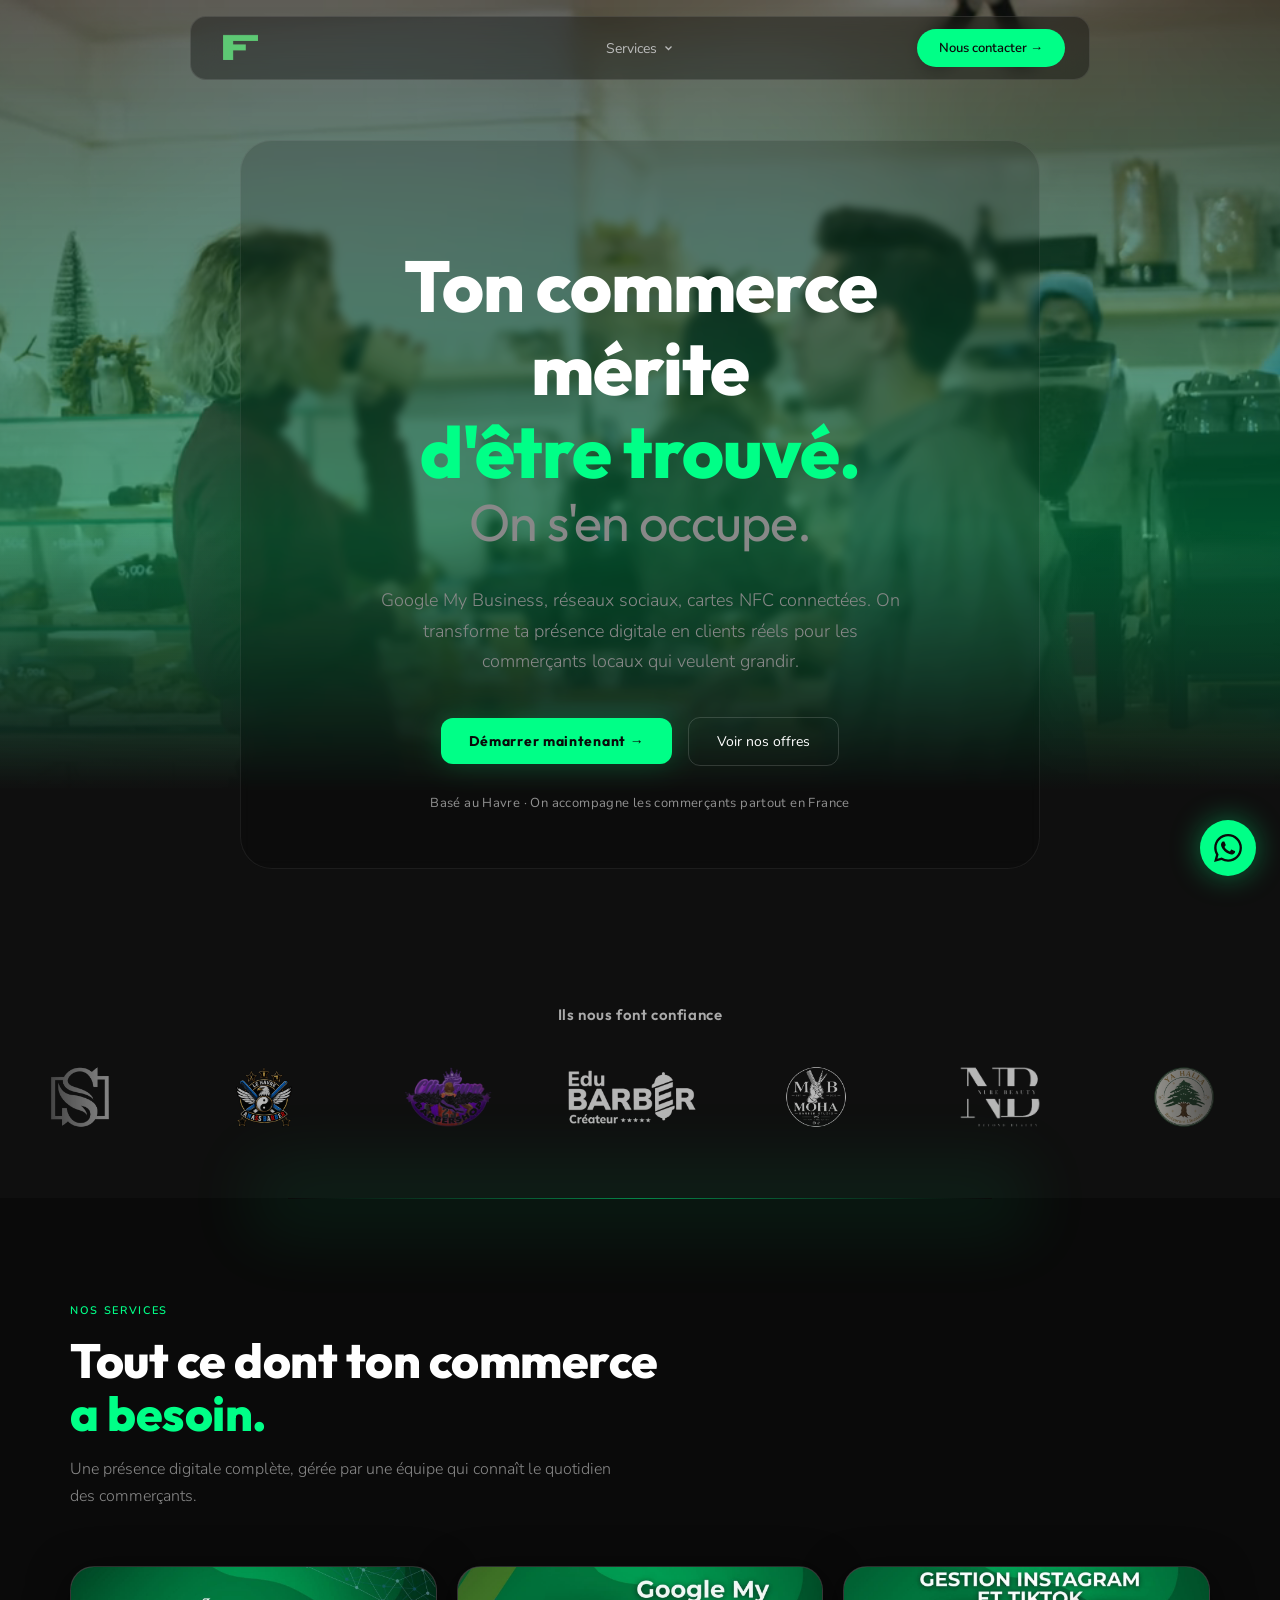
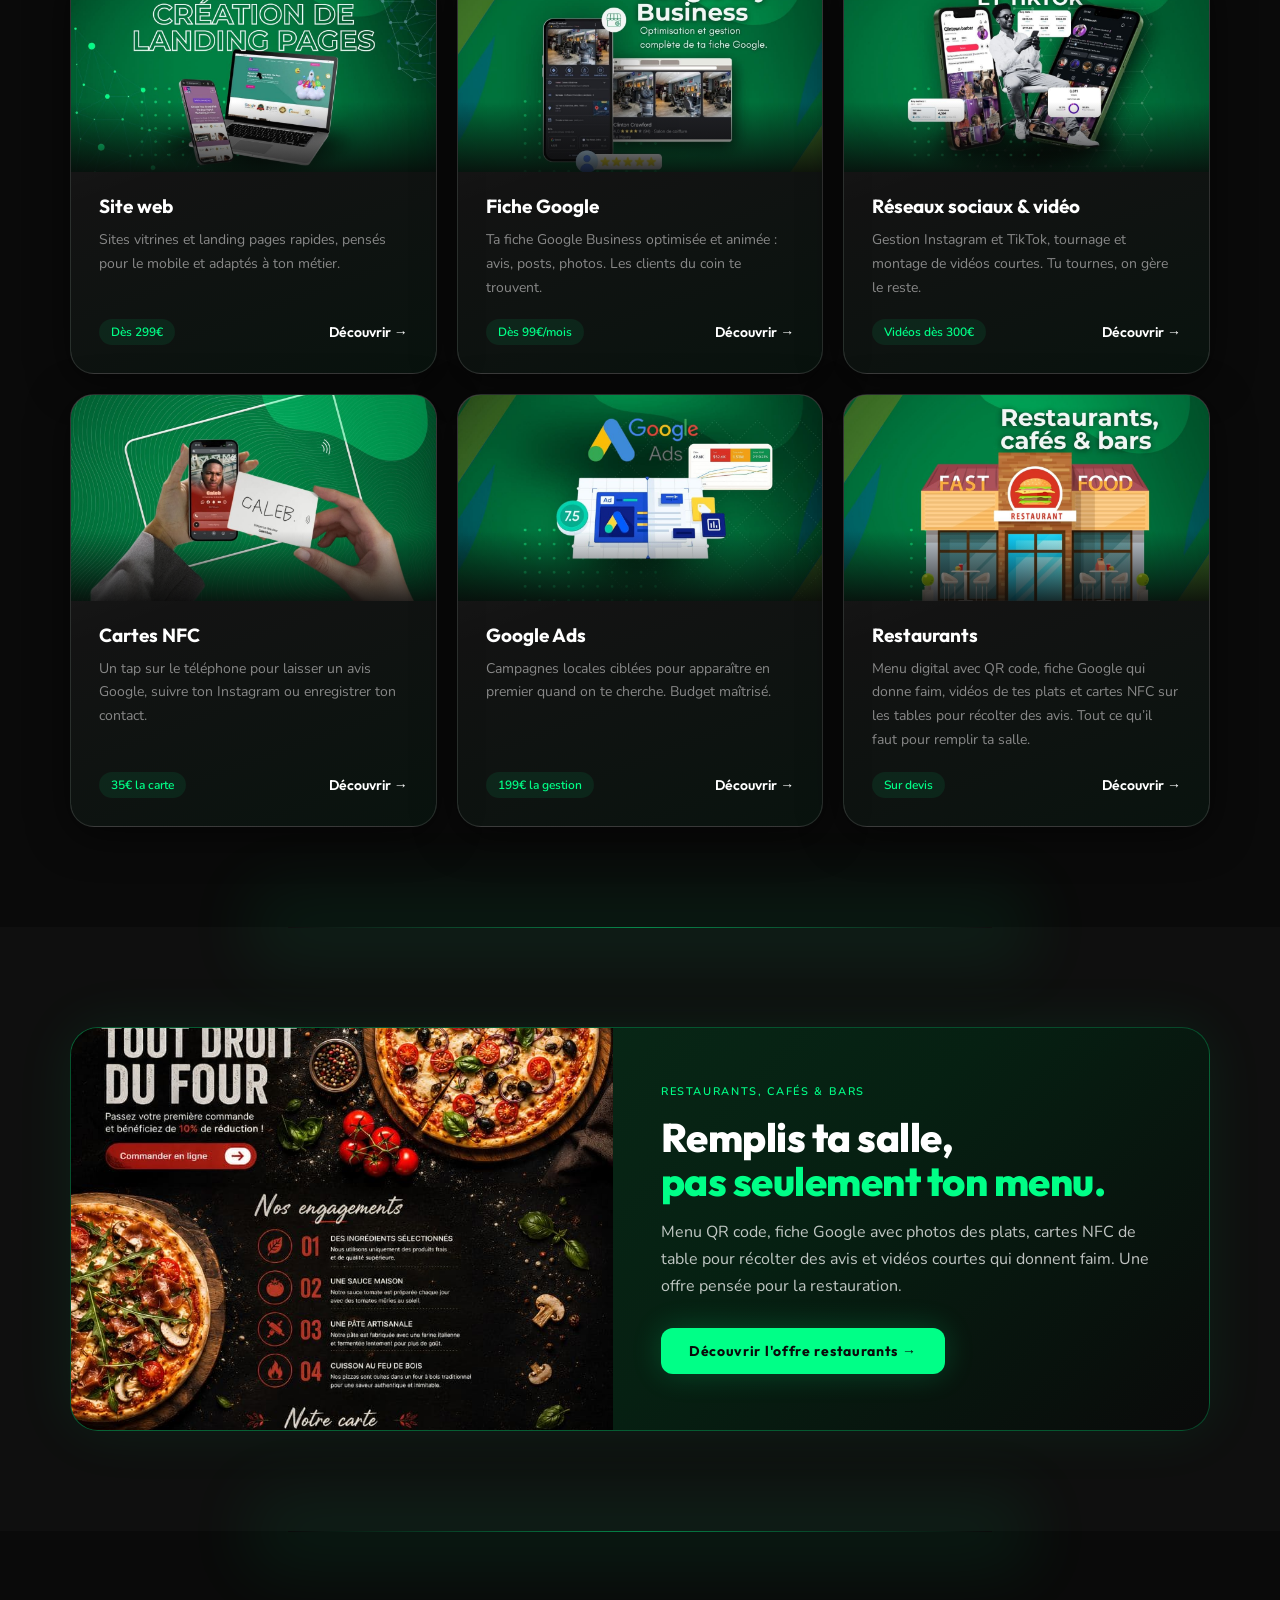
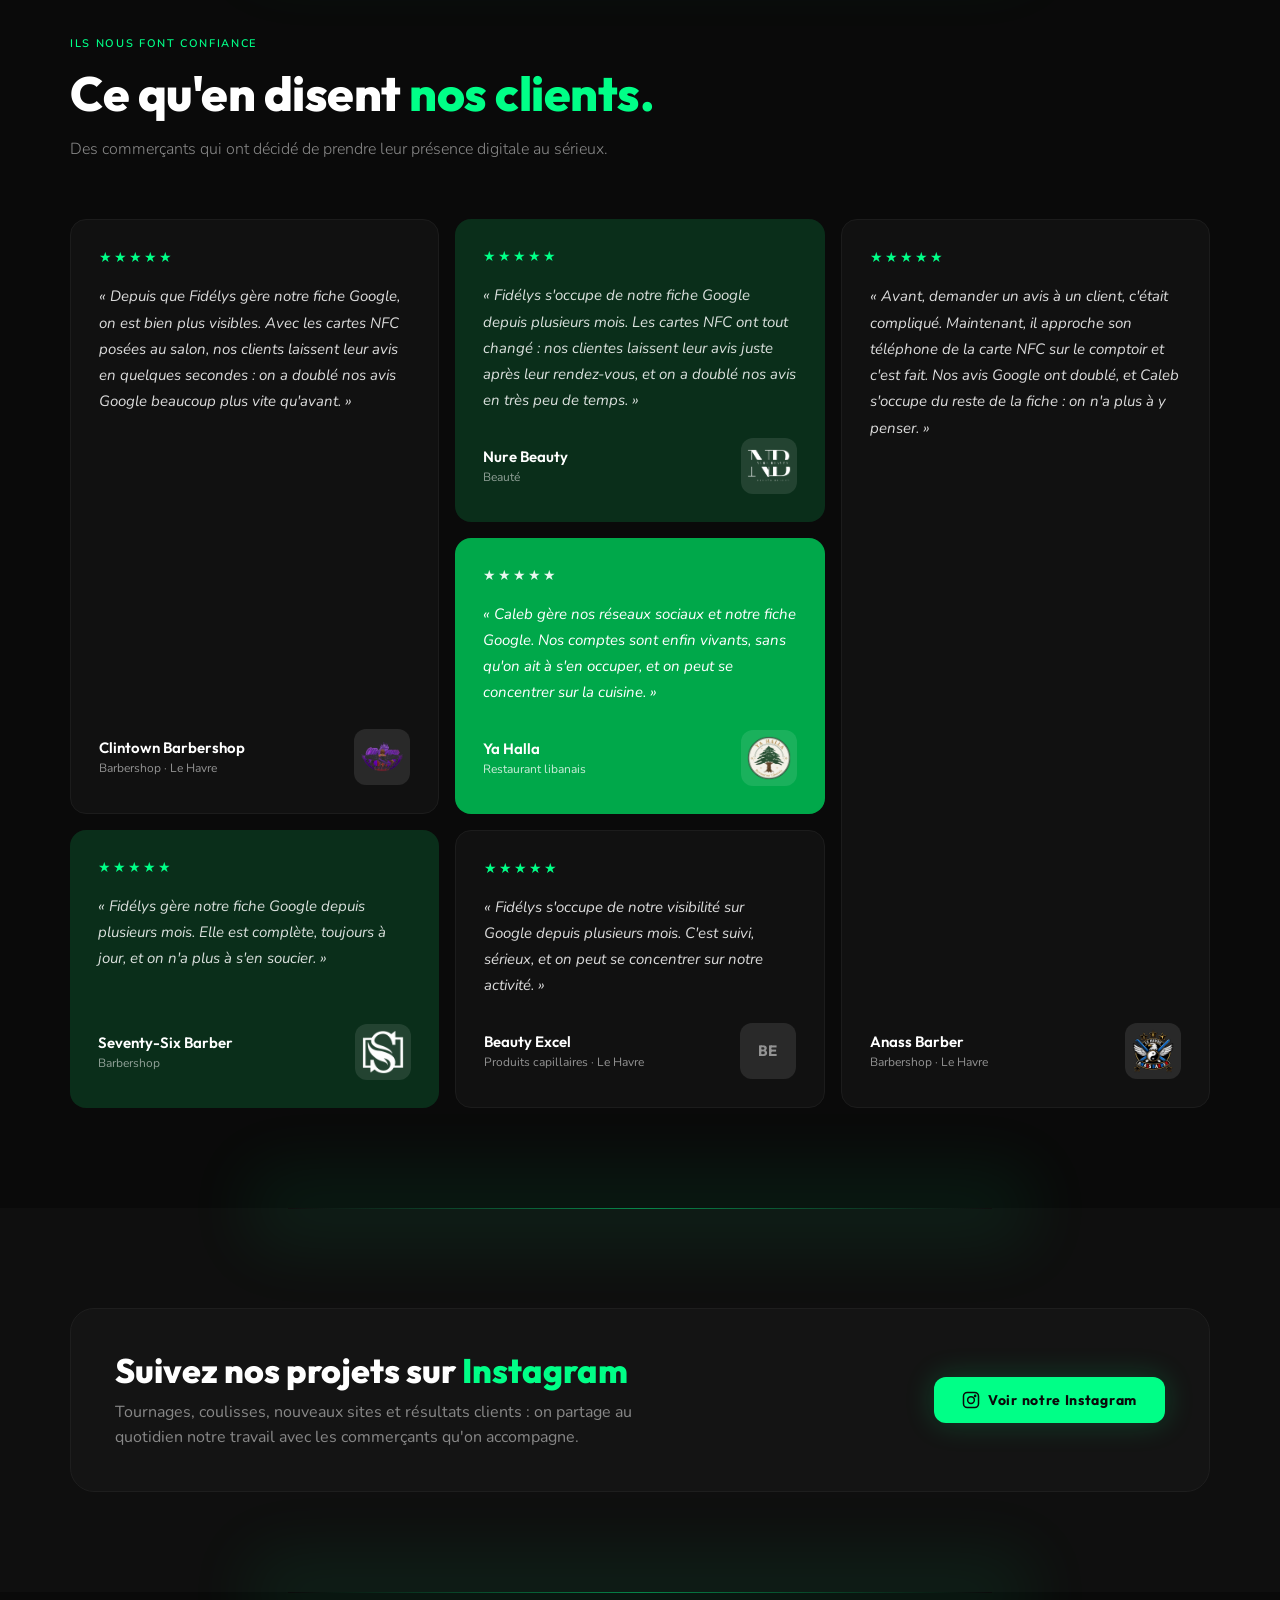
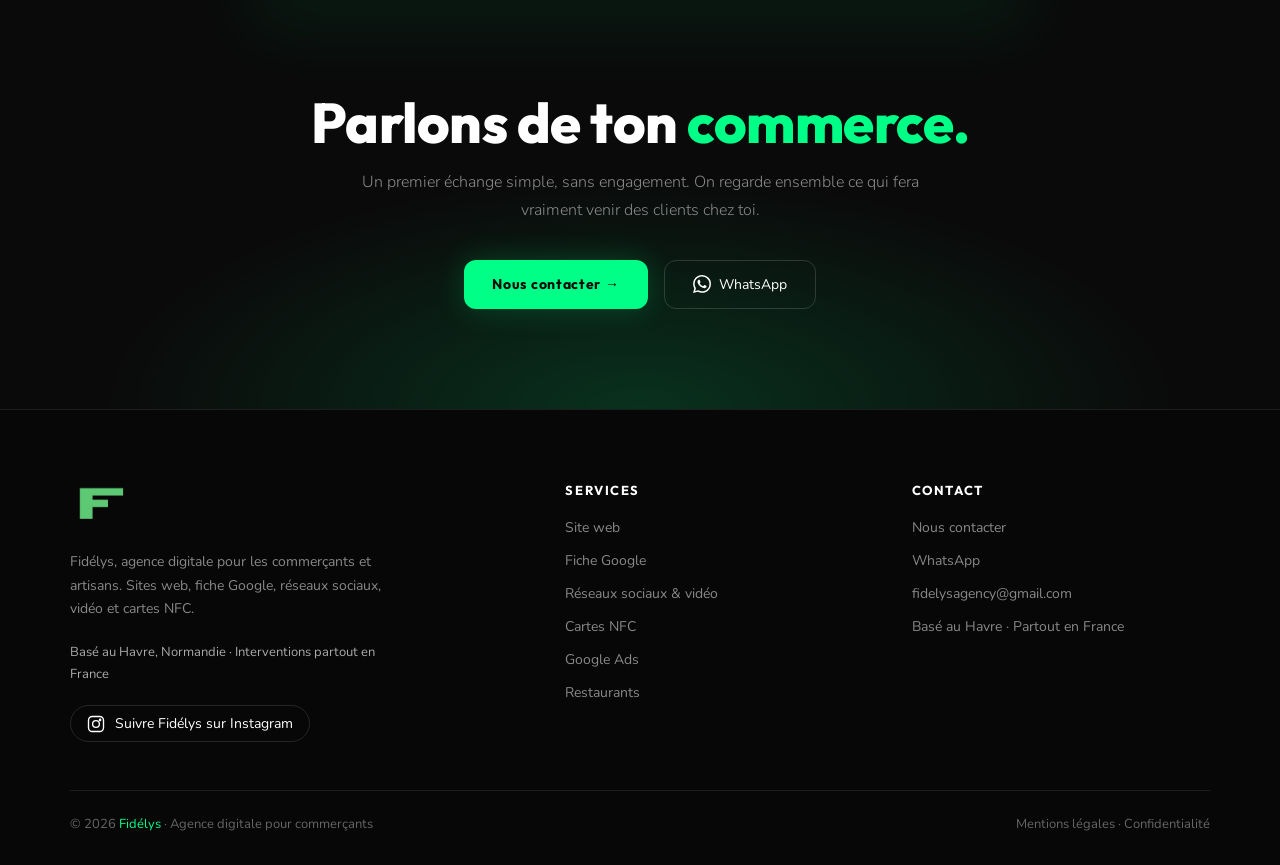
<file: index.html>
<!DOCTYPE html>
<html lang="fr">
<head>
<meta charset="UTF-8">
<meta name="viewport" content="width=device-width, initial-scale=1.0">
<title>Agence digitale pour commerçants | Fidélys – Le Havre et partout en France</title>
<meta name="description" content="Agence digitale basée au Havre, partout en France : sites web, fiche Google, réseaux sociaux, vidéo, cartes NFC et Google Ads pour commerçants, artisans et restaurants.">
<link rel="canonical" href="https://fidelys.pro/">
<meta property="og:type" content="website">
<meta property="og:locale" content="fr_FR">
<meta property="og:site_name" content="Fidélys">
<meta property="og:title" content="Agence digitale pour commerçants | Fidélys – Le Havre et partout en France">
<meta property="og:description" content="Agence digitale basée au Havre, partout en France : sites web, fiche Google, réseaux sociaux, vidéo, cartes NFC et Google Ads pour commerçants, artisans et restaurants.">
<meta property="og:url" content="https://fidelys.pro/">
<meta property="og:image" content="https://fidelys.pro/images/cartes-nfc.jpg">
<link rel="icon" type="image/png" href="images/logo_fidelys.png">
<link rel="apple-touch-icon" href="images/logo_fidelys.png">
<link rel="preload" href="fonts/outfit-normal-400-800-latin.woff2" as="font" type="font/woff2" crossorigin>
<link rel="preload" href="fonts/nunito-normal-300-700-latin.woff2" as="font" type="font/woff2" crossorigin>
<link rel="stylesheet" href="fonts/polices.css">
<link rel="stylesheet" href="style.css">
</head>
<body>

<!-- NAVBAR -->
<nav>
  <a href="index.html" class="nav-logo" aria-label="Fidélys, retour à l'accueil">
    <img src="images/logo_fidelys.png" alt="Fidélys" width="47" height="36">
  </a>

  <ul class="nav-menu">
    <li class="nav-dropdown">
      <button class="nav-dropdown-btn" type="button" aria-expanded="false" aria-haspopup="true">
        Services
        <svg width="12" height="12" viewBox="0 0 24 24" fill="none" stroke="currentColor" stroke-width="2.5" aria-hidden="true"><path d="M6 9l6 6 6-6"/></svg>
      </button>
      <ul class="nav-dropdown-panel">
        <li><a href="site-web.html">Site web</a></li>
        <li><a href="fiche-google.html">Fiche Google</a></li>
        <li><a href="reseaux-sociaux-video.html">Réseaux sociaux & vidéo</a></li>
        <li><a href="cartes-nfc.html">Cartes NFC</a></li>
        <li><a href="google-ads.html">Google Ads</a></li>
        <li><a href="restaurants.html">Restaurants</a></li>
      </ul>
    </li>
  </ul>

  <a href="contact.html" class="nav-cta">Nous contacter →</a>

  <button class="nav-burger" type="button" aria-label="Ouvrir le menu" aria-expanded="false">
    <span></span><span></span><span></span>
  </button>

  <div class="nav-mobile">
    <a href="index.html" aria-current="page">Accueil</a>
    <div class="nav-mobile-label">Services</div>
    <a href="site-web.html">Site web</a>
    <a href="fiche-google.html">Fiche Google</a>
    <a href="reseaux-sociaux-video.html">Réseaux sociaux & vidéo</a>
    <a href="cartes-nfc.html">Cartes NFC</a>
    <a href="google-ads.html">Google Ads</a>
    <a href="restaurants.html">Restaurants</a>
    <a href="contact.html" class="nav-mobile-cta">Nous contacter →</a>
  </div>
</nav>

<!-- HERO -->
<section id="hero">
  <div class="hero-bg">
    <video class="hero-video" autoplay loop muted playsinline poster="hero-poster.webp">
      <source src="hero.webm" type="video/webm">
      <source src="hero.mp4" type="video/mp4">
    </video>
    <div class="hero-overlay"></div>
  </div>
  <div class="hero-content">
    <h1 class="hero-title">
      Ton commerce mérite<br>
      <span class="accent">d'être trouvé.</span>
      <span class="line2">On s'en occupe.</span>
    </h1>
    <p class="hero-sub">
      Google My Business, réseaux sociaux, cartes NFC connectées. On transforme ta présence digitale en clients réels pour les commerçants locaux qui veulent grandir.
    </p>
    <div class="hero-actions">
      <a href="https://wa.me/33753344590?text=Bonjour%2C%20je%20souhaite%20am%C3%A9liorer%20ma%20pr%C3%A9sence%20digitale.%20Pouvez-vous%20m'aider%20%3F" class="btn-primary" target="_blank" rel="noopener">
        Démarrer maintenant →
      </a>
      <a href="#services" class="btn-secondary">Voir nos offres</a>
    </div>
    <p class="hero-ancrage">Basé au Havre · On accompagne les commerçants partout en France</p>
  </div>
  <div class="hero-bottom-glow" aria-hidden="true"></div>
</section>

<!-- BANDEAU LOGOS CLIENTS -->
<section class="logos-band">
  <h2 class="logos-titre">Ils nous font confiance</h2>
  <div class="marquee">
    <div class="marquee-track">
      <div class="logo-tile"><img src="images/clients/sea.webp" class="logo-blanc" alt="Seventy-Six Barber" width="397" height="416" loading="lazy"></div>
      <div class="logo-tile"><img src="images/clients/anass.webp" alt="Anass Barber" width="389" height="416" loading="lazy"></div>
      <div class="logo-tile"><img src="images/clients/clintown.webp" alt="Clintown Barber" width="416" height="286" loading="lazy"></div>
      <div class="logo-tile"><img src="images/clients/edu.webp" alt="Edu Barber" width="416" height="184" loading="lazy"></div>
      <div class="logo-tile"><img src="images/clients/moha.webp" class="logo-blanc" alt="Moha Barber Studio" width="410" height="416" loading="lazy"></div>
      <div class="logo-tile"><img src="images/clients/nure.webp" class="logo-blanc" alt="Nure Beauty" width="401" height="305" loading="lazy"></div>
      <div class="logo-tile"><img src="images/clients/yahalla.webp" alt="Ya Halla" width="415" height="416" loading="lazy"></div>
      <div class="logo-tile" aria-hidden="true"><img src="images/clients/sea.webp" class="logo-blanc" alt="" width="397" height="416" loading="lazy"></div>
      <div class="logo-tile" aria-hidden="true"><img src="images/clients/anass.webp" alt="" width="389" height="416" loading="lazy"></div>
      <div class="logo-tile" aria-hidden="true"><img src="images/clients/clintown.webp" alt="" width="416" height="286" loading="lazy"></div>
      <div class="logo-tile" aria-hidden="true"><img src="images/clients/edu.webp" alt="" width="416" height="184" loading="lazy"></div>
      <div class="logo-tile" aria-hidden="true"><img src="images/clients/moha.webp" class="logo-blanc" alt="" width="410" height="416" loading="lazy"></div>
      <div class="logo-tile" aria-hidden="true"><img src="images/clients/nure.webp" class="logo-blanc" alt="" width="401" height="305" loading="lazy"></div>
      <div class="logo-tile" aria-hidden="true"><img src="images/clients/yahalla.webp" alt="" width="415" height="416" loading="lazy"></div>
      <div class="logo-tile" aria-hidden="true"><img src="images/clients/sea.webp" class="logo-blanc" alt="" width="397" height="416" loading="lazy"></div>
      <div class="logo-tile" aria-hidden="true"><img src="images/clients/anass.webp" alt="" width="389" height="416" loading="lazy"></div>
      <div class="logo-tile" aria-hidden="true"><img src="images/clients/clintown.webp" alt="" width="416" height="286" loading="lazy"></div>
      <div class="logo-tile" aria-hidden="true"><img src="images/clients/edu.webp" alt="" width="416" height="184" loading="lazy"></div>
      <div class="logo-tile" aria-hidden="true"><img src="images/clients/moha.webp" class="logo-blanc" alt="" width="410" height="416" loading="lazy"></div>
      <div class="logo-tile" aria-hidden="true"><img src="images/clients/nure.webp" class="logo-blanc" alt="" width="401" height="305" loading="lazy"></div>
      <div class="logo-tile" aria-hidden="true"><img src="images/clients/yahalla.webp" alt="" width="415" height="416" loading="lazy"></div>
      <div class="logo-tile" aria-hidden="true"><img src="images/clients/sea.webp" class="logo-blanc" alt="" width="397" height="416" loading="lazy"></div>
      <div class="logo-tile" aria-hidden="true"><img src="images/clients/anass.webp" alt="" width="389" height="416" loading="lazy"></div>
      <div class="logo-tile" aria-hidden="true"><img src="images/clients/clintown.webp" alt="" width="416" height="286" loading="lazy"></div>
      <div class="logo-tile" aria-hidden="true"><img src="images/clients/edu.webp" alt="" width="416" height="184" loading="lazy"></div>
      <div class="logo-tile" aria-hidden="true"><img src="images/clients/moha.webp" class="logo-blanc" alt="" width="410" height="416" loading="lazy"></div>
      <div class="logo-tile" aria-hidden="true"><img src="images/clients/nure.webp" class="logo-blanc" alt="" width="401" height="305" loading="lazy"></div>
      <div class="logo-tile" aria-hidden="true"><img src="images/clients/yahalla.webp" alt="" width="415" height="416" loading="lazy"></div>
    </div>
  </div>
</section>

<!-- SERVICES -->
<section id="services">
  <div class="container">
    
  <div class="section-header fade-up">
    <div class="section-badge">Nos services</div>
    <h2 class="section-title">Tout ce dont ton commerce<br><span class="accent">a besoin.</span></h2>
    <p class="section-sub">Une présence digitale complète, gérée par une équipe qui connaît le quotidien des commerçants.</p>
  </div>
    <div class="services-grid">
      <a href="site-web.html" class="service-card fade-up">
        <div class="service-img"><img src="images/landing-pages.jpg" alt="Site web" loading="lazy" width="1200" height="900"></div>
        <div class="service-title">Site web</div>
        <p class="service-desc">Sites vitrines et landing pages rapides, pensés pour le mobile et adaptés à ton métier.</p>
        <div class="service-foot">
          <span class="service-tag">Dès 299€</span>
          <span class="service-link">Découvrir →</span>
        </div>
      </a>
      <a href="fiche-google.html" class="service-card fade-up">
        <div class="service-img"><img src="images/gmb.jpg" alt="Fiche Google" loading="lazy" width="1200" height="900"></div>
        <div class="service-title">Fiche Google</div>
        <p class="service-desc">Ta fiche Google Business optimisée et animée : avis, posts, photos. Les clients du coin te trouvent.</p>
        <div class="service-foot">
          <span class="service-tag">Dès 99€/mois</span>
          <span class="service-link">Découvrir →</span>
        </div>
      </a>
      <a href="reseaux-sociaux-video.html" class="service-card fade-up">
        <div class="service-img"><img src="images/reseaux-sociaux.jpg" alt="Réseaux sociaux & vidéo" loading="lazy" width="1200" height="900"></div>
        <div class="service-title">Réseaux sociaux & vidéo</div>
        <p class="service-desc">Gestion Instagram et TikTok, tournage et montage de vidéos courtes. Tu tournes, on gère le reste.</p>
        <div class="service-foot">
          <span class="service-tag">Vidéos dès 300€</span>
          <span class="service-link">Découvrir →</span>
        </div>
      </a>
      <a href="cartes-nfc.html" class="service-card fade-up">
        <div class="service-img"><img src="images/cartes-nfc.jpg" alt="Cartes NFC" loading="lazy" width="1200" height="900"></div>
        <div class="service-title">Cartes NFC</div>
        <p class="service-desc">Un tap sur le téléphone pour laisser un avis Google, suivre ton Instagram ou enregistrer ton contact.</p>
        <div class="service-foot">
          <span class="service-tag">35€ la carte</span>
          <span class="service-link">Découvrir →</span>
        </div>
      </a>
      <a href="google-ads.html" class="service-card fade-up">
        <div class="service-img"><img src="images/google-ads.jpg" alt="Google Ads" loading="lazy" width="1200" height="900"></div>
        <div class="service-title">Google Ads</div>
        <p class="service-desc">Campagnes locales ciblées pour apparaître en premier quand on te cherche. Budget maîtrisé.</p>
        <div class="service-foot">
          <span class="service-tag">199€ la gestion</span>
          <span class="service-link">Découvrir →</span>
        </div>
      </a>
      <a href="restaurants.html" class="service-card fade-up">
        <div class="service-img"><img src="images/restaurants.jpg" alt="Restaurants" loading="lazy" width="1200" height="900"></div>
        <div class="service-title">Restaurants</div>
        <p class="service-desc">Menu digital avec QR code, fiche Google qui donne faim, vidéos de tes plats et cartes NFC sur les tables pour récolter des avis. Tout ce qu’il faut pour remplir ta salle.</p>
        <div class="service-foot">
          <span class="service-tag">Sur devis</span>
          <span class="service-link">Découvrir →</span>
        </div>
      </a>
    </div>
  </div>
</section>

<!-- BLOC RESTAURANTS -->
<section class="section-alt">
  <div class="container">
    <div class="highlight fade-up">
      <div class="highlight-img">
        <img src="images/realisations/pizzeria.jpg" alt="Communication digitale pour restaurant" loading="lazy" width="800" height="1000">
      </div>
      <div class="highlight-body">
        <div class="section-badge">Restaurants, cafés &amp; bars</div>
        <h2 class="section-title">Remplis ta salle,<br><span class="accent">pas seulement ton menu.</span></h2>
        <p>Menu QR code, fiche Google avec photos des plats, cartes NFC de table pour récolter des avis et vidéos courtes qui donnent faim. Une offre pensée pour la restauration.</p>
        <a href="restaurants.html" class="btn-primary">Découvrir l'offre restaurants →</a>
      </div>
    </div>
  </div>
</section>

<!-- TÉMOIGNAGES -->
<section id="temoignages">
  <div class="container">
    
  <div class="section-header fade-up">
    <div class="section-badge">Ils nous font confiance</div>
    <h2 class="section-title">Ce qu'en disent <span class="accent">nos clients.</span></h2>
    <p class="section-sub">Des commerçants qui ont décidé de prendre leur présence digitale au sérieux.</p>
  </div>
    <div class="temoignages-bento fade-up">

      <!-- Clintown Barbershop -->
      <div class="temoignage-card bg-noir tc-1">
        <div class="temoignage-stars">★★★★★</div>
        <p class="temoignage-texte">« Depuis que Fidélys gère notre fiche Google, on est bien plus visibles. Avec les cartes NFC posées au salon, nos clients laissent leur avis en quelques secondes : on a doublé nos avis Google beaucoup plus vite qu'avant. »</p>
        <div class="temoignage-footer">
          <div class="temoignage-auteur">
            <span class="temoignage-nom">Clintown Barbershop</span>
            <span class="temoignage-role">Barbershop · Le Havre</span>
          </div>
          <div class="temoignage-logo"><img src="images/clients/clintown.webp" alt="Logo Clintown Barbershop" width="416" height="286" loading="lazy"></div>
        </div>
      </div>

      <!-- Seventy-Six Barber -->
      <div class="temoignage-card bg-vert-fonce tc-2">
        <div class="temoignage-stars">★★★★★</div>
        <p class="temoignage-texte">« Fidélys gère notre fiche Google depuis plusieurs mois. Elle est complète, toujours à jour, et on n'a plus à s'en soucier. »</p>
        <div class="temoignage-footer">
          <div class="temoignage-auteur">
            <span class="temoignage-nom">Seventy-Six Barber</span>
            <span class="temoignage-role">Barbershop</span>
          </div>
          <div class="temoignage-logo"><img src="images/clients/sea.webp" class="logo-blanc" alt="Logo Seventy-Six Barber" width="397" height="416" loading="lazy"></div>
        </div>
      </div>

      <!-- Nure Beauty -->
      <div class="temoignage-card bg-vert-fonce tc-3">
        <div class="temoignage-stars">★★★★★</div>
        <p class="temoignage-texte">« Fidélys s'occupe de notre fiche Google depuis plusieurs mois. Les cartes NFC ont tout changé : nos clientes laissent leur avis juste après leur rendez-vous, et on a doublé nos avis en très peu de temps. »</p>
        <div class="temoignage-footer">
          <div class="temoignage-auteur">
            <span class="temoignage-nom">Nure Beauty</span>
            <span class="temoignage-role">Beauté</span>
          </div>
          <div class="temoignage-logo"><img src="images/clients/nure.webp" class="logo-blanc" alt="Logo Nure Beauty" width="401" height="305" loading="lazy"></div>
        </div>
      </div>

      <!-- Ya Halla -->
      <div class="temoignage-card bg-vert-accent tc-4">
        <div class="temoignage-stars">★★★★★</div>
        <p class="temoignage-texte">« Caleb gère nos réseaux sociaux et notre fiche Google. Nos comptes sont enfin vivants, sans qu'on ait à s'en occuper, et on peut se concentrer sur la cuisine. »</p>
        <div class="temoignage-footer">
          <div class="temoignage-auteur">
            <span class="temoignage-nom">Ya Halla</span>
            <span class="temoignage-role">Restaurant libanais</span>
          </div>
          <div class="temoignage-logo"><img src="images/clients/yahalla.webp" alt="Logo Ya Halla" width="415" height="416" loading="lazy"></div>
        </div>
      </div>

      <!-- Beauty Excel -->
      <div class="temoignage-card bg-noir tc-5">
        <div class="temoignage-stars">★★★★★</div>
        <p class="temoignage-texte">« Fidélys s'occupe de notre visibilité sur Google depuis plusieurs mois. C'est suivi, sérieux, et on peut se concentrer sur notre activité. »</p>
        <div class="temoignage-footer">
          <div class="temoignage-auteur">
            <span class="temoignage-nom">Beauty Excel</span>
            <span class="temoignage-role">Produits capillaires · Le Havre</span>
          </div>
          <div class="temoignage-logo">BE</div>
        </div>
      </div>

      <!-- Anass Barber -->
      <div class="temoignage-card bg-noir tc-6">
        <div class="temoignage-stars">★★★★★</div>
        <p class="temoignage-texte">« Avant, demander un avis à un client, c'était compliqué. Maintenant, il approche son téléphone de la carte NFC sur le comptoir et c'est fait. Nos avis Google ont doublé, et Caleb s'occupe du reste de la fiche : on n'a plus à y penser. »</p>
        <div class="temoignage-footer">
          <div class="temoignage-auteur">
            <span class="temoignage-nom">Anass Barber</span>
            <span class="temoignage-role">Barbershop · Le Havre</span>
          </div>
          <div class="temoignage-logo"><img src="images/clients/anass.webp" alt="Logo Anass Barber" width="389" height="416" loading="lazy"></div>
        </div>
      </div>
    </div>
  </div>
</section>

<!-- INSTAGRAM -->
<section class="section-alt">
  <div class="container">
    <div class="insta-block fade-up">
      <div>
        <h2>Suivez nos projets sur <span style="color:var(--green)">Instagram</span></h2>
        <p>Tournages, coulisses, nouveaux sites et résultats clients : on partage au quotidien notre travail avec les commerçants qu'on accompagne.</p>
      </div>
      <a href="https://www.instagram.com/fidelys76/" class="btn-primary" target="_blank" rel="noopener">
        <svg width="18" height="18" viewBox="0 0 24 24" fill="none" stroke="currentColor" stroke-width="2" aria-hidden="true"><rect x="2" y="2" width="20" height="20" rx="5"/><circle cx="12" cy="12" r="4.5"/><circle cx="17.5" cy="6.5" r="0.8" fill="currentColor"/></svg>
        Voir notre Instagram
      </a>
    </div>
  </div>
</section>

<!-- CTA FINAL -->
<section class="cta-final">
  <div class="container fade-up">
    <h2 class="section-title">Parlons de ton <span class="accent">commerce.</span></h2>
    <p class="section-sub">Un premier échange simple, sans engagement. On regarde ensemble ce qui fera vraiment venir des clients chez toi.</p>
    <div class="cta-actions">
      <a href="contact.html" class="btn-primary">Nous contacter →</a>
      <a href="https://wa.me/33753344590?text=Bonjour%2C%20je%20vous%20contacte%20depuis%20le%20site%20Fid%C3%A9lys." class="btn-secondary" target="_blank" rel="noopener"><svg width="18" height="18" viewBox="0 0 24 24" fill="currentColor" aria-hidden="true"><path d="M17.472 14.382c-.297-.149-1.758-.867-2.03-.967-.273-.099-.471-.148-.67.15-.197.297-.767.966-.94 1.164-.173.199-.347.223-.644.075-.297-.15-1.255-.463-2.39-1.475-.883-.788-1.48-1.761-1.653-2.059-.173-.297-.018-.458.13-.606.134-.133.298-.347.446-.52.149-.174.198-.298.298-.497.099-.198.05-.371-.025-.52-.075-.149-.669-1.612-.916-2.207-.242-.579-.487-.5-.669-.51-.173-.008-.371-.01-.57-.01-.198 0-.52.074-.792.372-.272.297-1.04 1.016-1.04 2.479 0 1.462 1.065 2.875 1.213 3.074.149.198 2.096 3.2 5.077 4.487.709.306 1.262.489 1.694.625.712.227 1.36.195 1.871.118.571-.085 1.758-.719 2.006-1.413.248-.694.248-1.289.173-1.413-.074-.124-.272-.198-.57-.347m-5.421 7.403h-.004a9.87 9.87 0 01-5.031-1.378l-.361-.214-3.741.982.998-3.648-.235-.374a9.86 9.86 0 01-1.51-5.26c.001-5.45 4.436-9.884 9.888-9.884 2.64 0 5.122 1.03 6.988 2.898a9.825 9.825 0 012.893 6.994c-.003 5.45-4.437 9.884-9.885 9.884m8.413-18.297A11.815 11.815 0 0012.05 0C5.495 0 .16 5.335.157 11.892c0 2.096.547 4.142 1.588 5.945L.057 24l6.305-1.654a11.882 11.882 0 005.683 1.448h.005c6.554 0 11.89-5.335 11.893-11.893a11.821 11.821 0 00-3.48-8.413z"/></svg> WhatsApp</a>
    </div>
  </div>
</section>

<!-- FOOTER -->
<footer>
  <div class="footer-grid">
    <div class="footer-brand">
      <img src="images/logo_fidelys.png" alt="Fidélys" width="58" height="44" loading="lazy">
      <p>Fidélys, agence digitale pour les commerçants et artisans. Sites web, fiche Google, réseaux sociaux, vidéo et cartes NFC.</p>
      <p class="footer-ancrage">Basé au Havre, Normandie · Interventions partout en France</p>
      <a href="https://www.instagram.com/fidelys76/" class="footer-social" target="_blank" rel="noopener">
        <svg width="18" height="18" viewBox="0 0 24 24" fill="none" stroke="currentColor" stroke-width="1.8" aria-hidden="true"><rect x="2" y="2" width="20" height="20" rx="5"/><circle cx="12" cy="12" r="4.5"/><circle cx="17.5" cy="6.5" r="0.8" fill="currentColor"/></svg>
        Suivre Fidélys sur Instagram
      </a>
    </div>
    <div class="footer-col">
      <h4>Services</h4>
      <ul>
        <li><a href="site-web.html">Site web</a></li>
        <li><a href="fiche-google.html">Fiche Google</a></li>
        <li><a href="reseaux-sociaux-video.html">Réseaux sociaux & vidéo</a></li>
        <li><a href="cartes-nfc.html">Cartes NFC</a></li>
        <li><a href="google-ads.html">Google Ads</a></li>
        <li><a href="restaurants.html">Restaurants</a></li>
      </ul>
    </div>
    <div class="footer-col">
      <h4>Contact</h4>
      <ul>
        <li><a href="contact.html">Nous contacter</a></li>
        <li><a href="https://wa.me/33753344590?text=Bonjour%2C%20je%20vous%20contacte%20depuis%20le%20site%20Fid%C3%A9lys." target="_blank" rel="noopener">WhatsApp</a></li>
        <li><a href="mailto:fidelysagency@gmail.com">fidelysagency@gmail.com</a></li>
        <li><span>Basé au Havre · Partout en France</span></li>
      </ul>
    </div>
  </div>
  <div class="footer-bottom">
    <div>© 2026 <span class="brand">Fidélys</span> · Agence digitale pour commerçants</div>
    <div><a href="mentions-legales.html">Mentions légales</a> · <a href="mentions-legales.html#confidentialite">Confidentialité</a></div>
  </div>
</footer>

<!-- WHATSAPP FLOTTANT -->
<a href="https://wa.me/33753344590?text=Bonjour%2C%20je%20vous%20contacte%20depuis%20le%20site%20Fid%C3%A9lys." class="wa-float" target="_blank" rel="noopener" aria-label="Nous écrire sur WhatsApp">
  <svg width="28" height="28" viewBox="0 0 24 24" fill="#0A0A0A" aria-hidden="true"><path d="M17.472 14.382c-.297-.149-1.758-.867-2.03-.967-.273-.099-.471-.148-.67.15-.197.297-.767.966-.94 1.164-.173.199-.347.223-.644.075-.297-.15-1.255-.463-2.39-1.475-.883-.788-1.48-1.761-1.653-2.059-.173-.297-.018-.458.13-.606.134-.133.298-.347.446-.52.149-.174.198-.298.298-.497.099-.198.05-.371-.025-.52-.075-.149-.669-1.612-.916-2.207-.242-.579-.487-.5-.669-.51-.173-.008-.371-.01-.57-.01-.198 0-.52.074-.792.372-.272.297-1.04 1.016-1.04 2.479 0 1.462 1.065 2.875 1.213 3.074.149.198 2.096 3.2 5.077 4.487.709.306 1.262.489 1.694.625.712.227 1.36.195 1.871.118.571-.085 1.758-.719 2.006-1.413.248-.694.248-1.289.173-1.413-.074-.124-.272-.198-.57-.347m-5.421 7.403h-.004a9.87 9.87 0 01-5.031-1.378l-.361-.214-3.741.982.998-3.648-.235-.374a9.86 9.86 0 01-1.51-5.26c.001-5.45 4.436-9.884 9.888-9.884 2.64 0 5.122 1.03 6.988 2.898a9.825 9.825 0 012.893 6.994c-.003 5.45-4.437 9.884-9.885 9.884m8.413-18.297A11.815 11.815 0 0012.05 0C5.495 0 .16 5.335.157 11.892c0 2.096.547 4.142 1.588 5.945L.057 24l6.305-1.654a11.882 11.882 0 005.683 1.448h.005c6.554 0 11.89-5.335 11.893-11.893a11.821 11.821 0 00-3.48-8.413z"/></svg>
</a>

<script src="script.js" defer></script>
</body>
</html>
</file>
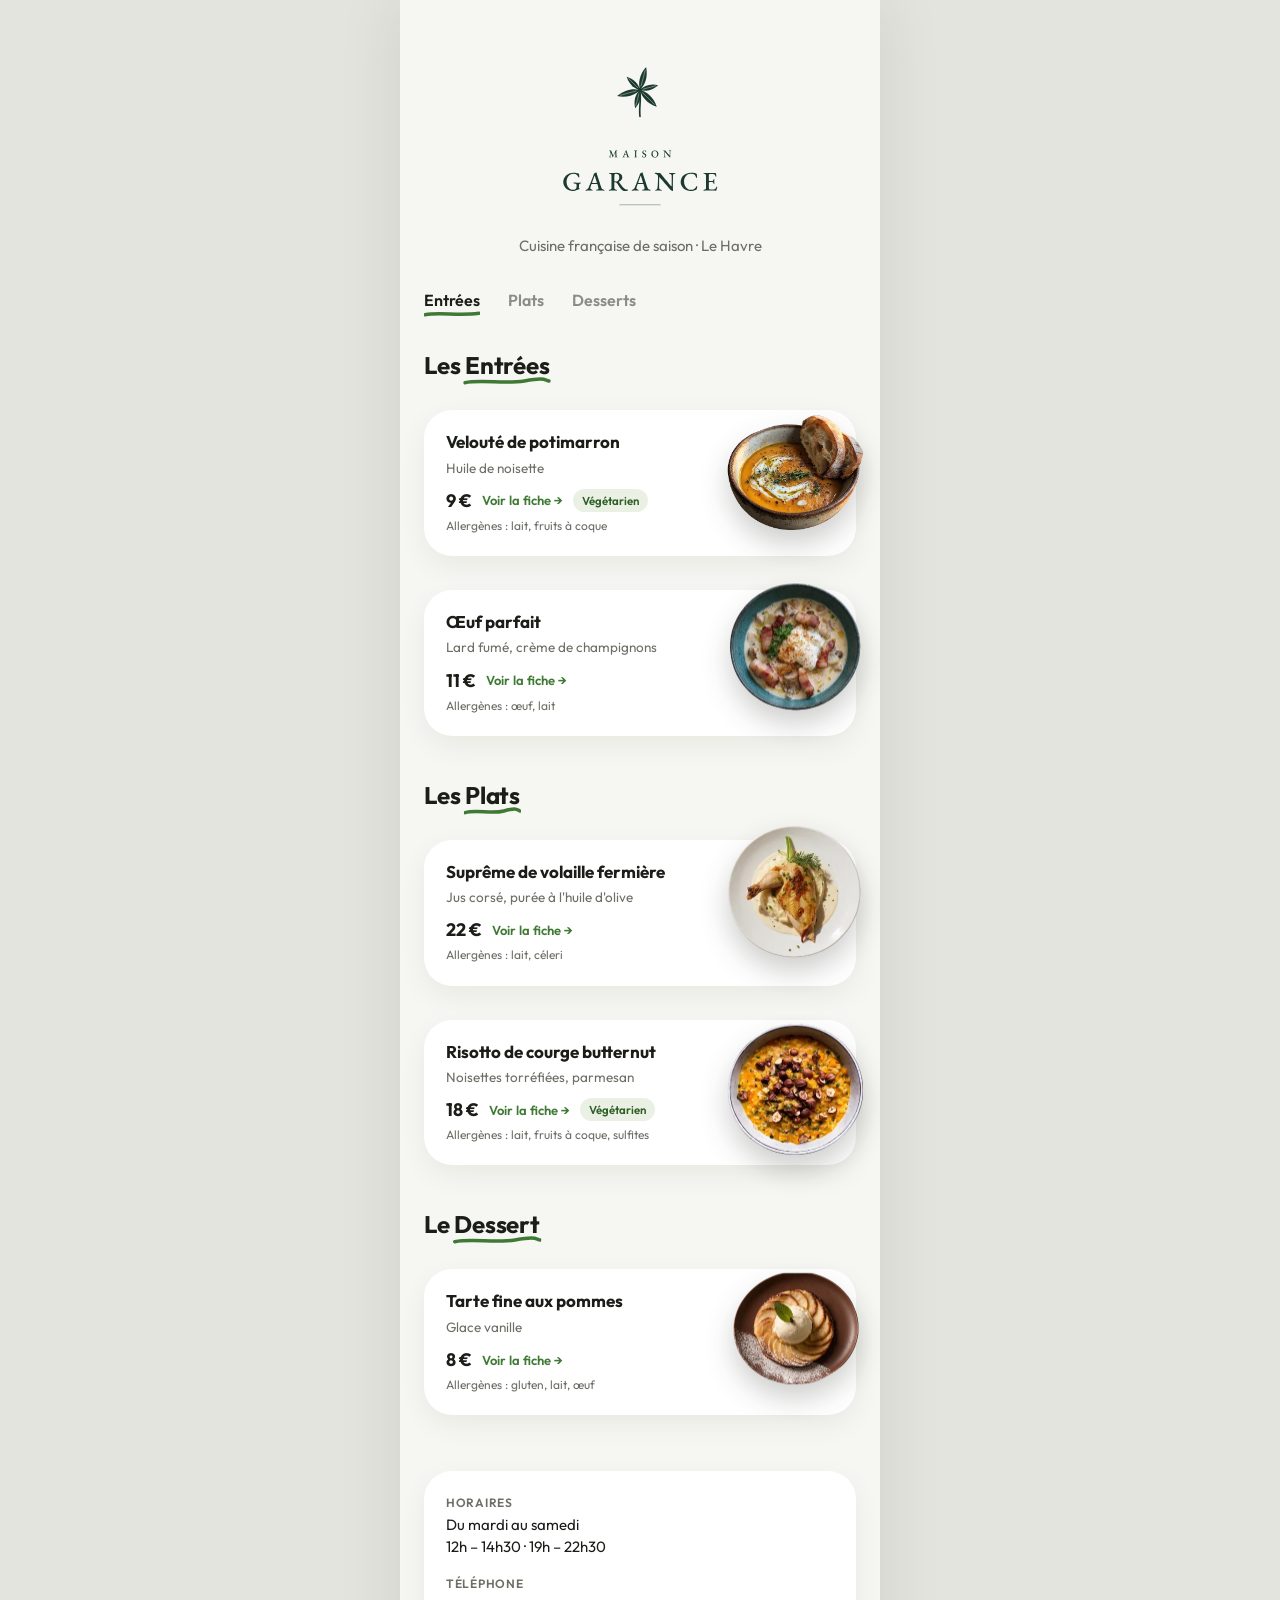
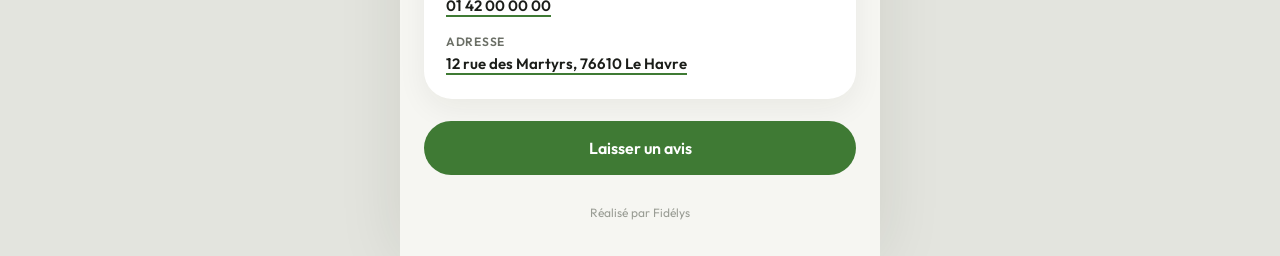
<file: menu/index.html>
<!DOCTYPE html>
<html lang="fr">
<head>
  <meta charset="utf-8">
  <meta name="viewport" content="width=device-width, initial-scale=1, viewport-fit=cover">
  <title>Maison Garance — La carte</title>
  <meta name="description" content="La carte de Maison Garance, cuisine française de saison au Havre : entrées, plats et desserts, ingrédients et allergènes.">
  <meta name="theme-color" content="#F6F6F2">
  <link rel="icon" href="assets/favicon.svg" type="image/svg+xml">

  <meta property="og:type" content="website">
  <meta property="og:title" content="Maison Garance — La carte">
  <meta property="og:description" content="Cuisine française de saison · Le Havre">

  <link rel="preconnect" href="https://fonts.googleapis.com">
  <link rel="preconnect" href="https://fonts.gstatic.com" crossorigin>
  <link href="https://fonts.googleapis.com/css2?family=Outfit:wght@400;600;700&display=swap" rel="stylesheet">
  <link rel="stylesheet" href="css/style.css">
</head>
<body>
  <div class="app">

    <!-- ========== VUE MENU ========== -->
    <main id="vue-menu" class="vue">
      <header class="entete">
        <h1 class="entete__logo"><img src="assets/logo-garance.svg" alt="Maison Garance" width="200" height="163"></h1>
        <p class="entete__sous-titre" data-champ="sousTitre"></p>
      </header>

      <nav class="onglets" aria-label="Catégories du menu"></nav>

      <div id="sections"></div>

      <footer class="pied">
        <div class="carte infos">
          <div class="infos__bloc">
            <span class="infos__label">Horaires</span>
            <span class="infos__valeur" data-champ="horaires"></span>
          </div>
          <div class="infos__bloc">
            <span class="infos__label">Téléphone</span>
            <a class="infos__lien" data-champ="telephone"></a>
          </div>
          <div class="infos__bloc">
            <span class="infos__label">Adresse</span>
            <a class="infos__lien" data-champ="adresse" target="_blank" rel="noopener"></a>
          </div>
        </div>
        <a class="bouton-avis" data-champ="avis" target="_blank" rel="noopener">Laisser un avis</a>
        <p class="credit" data-champ="credit"></p>
      </footer>
    </main>

    <!-- ========== VUE FICHE PLAT ========== -->
    <article id="vue-fiche" class="vue" hidden></article>

    <noscript>
      <p class="noscript">Activez JavaScript pour afficher la carte.</p>
    </noscript>
  </div>

  <script src="js/menu-data.js"></script>
  <script src="js/animations.js"></script>
  <script src="js/app.js"></script>
</body>
</html>
</file>
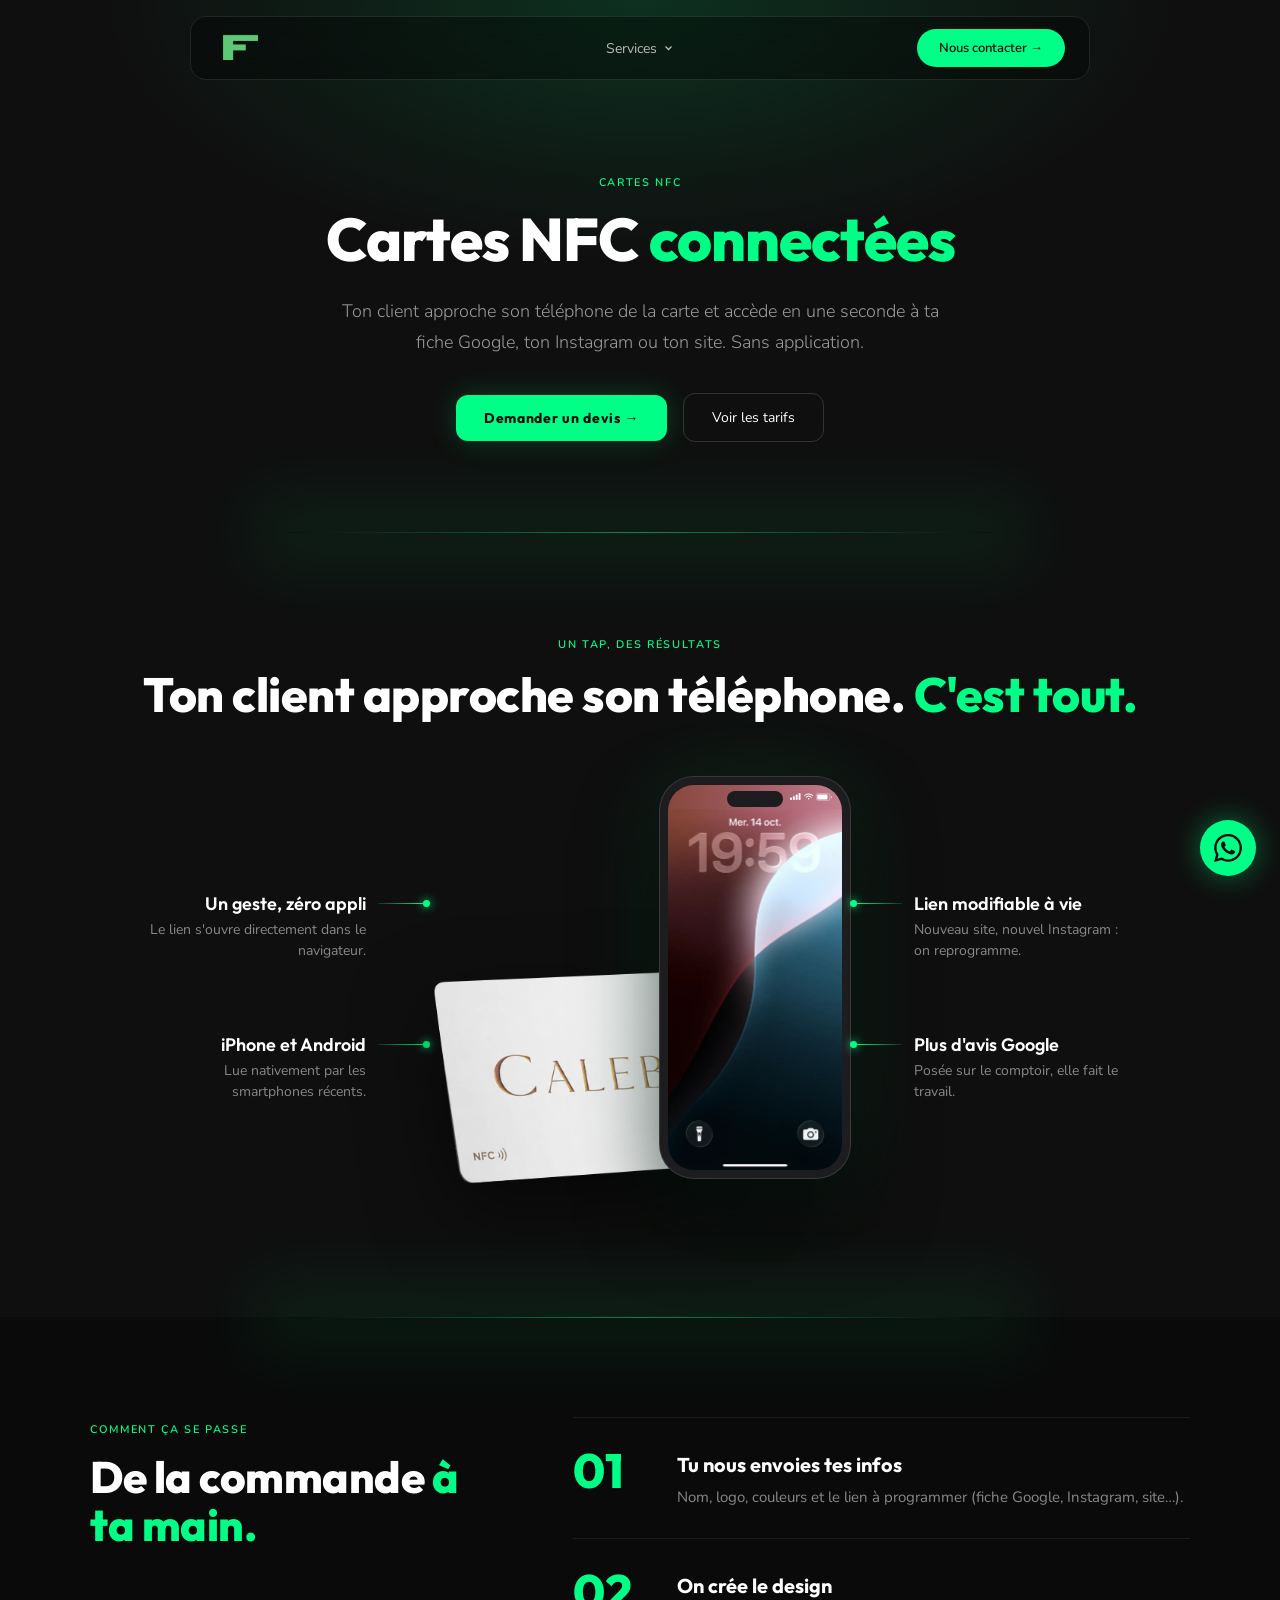
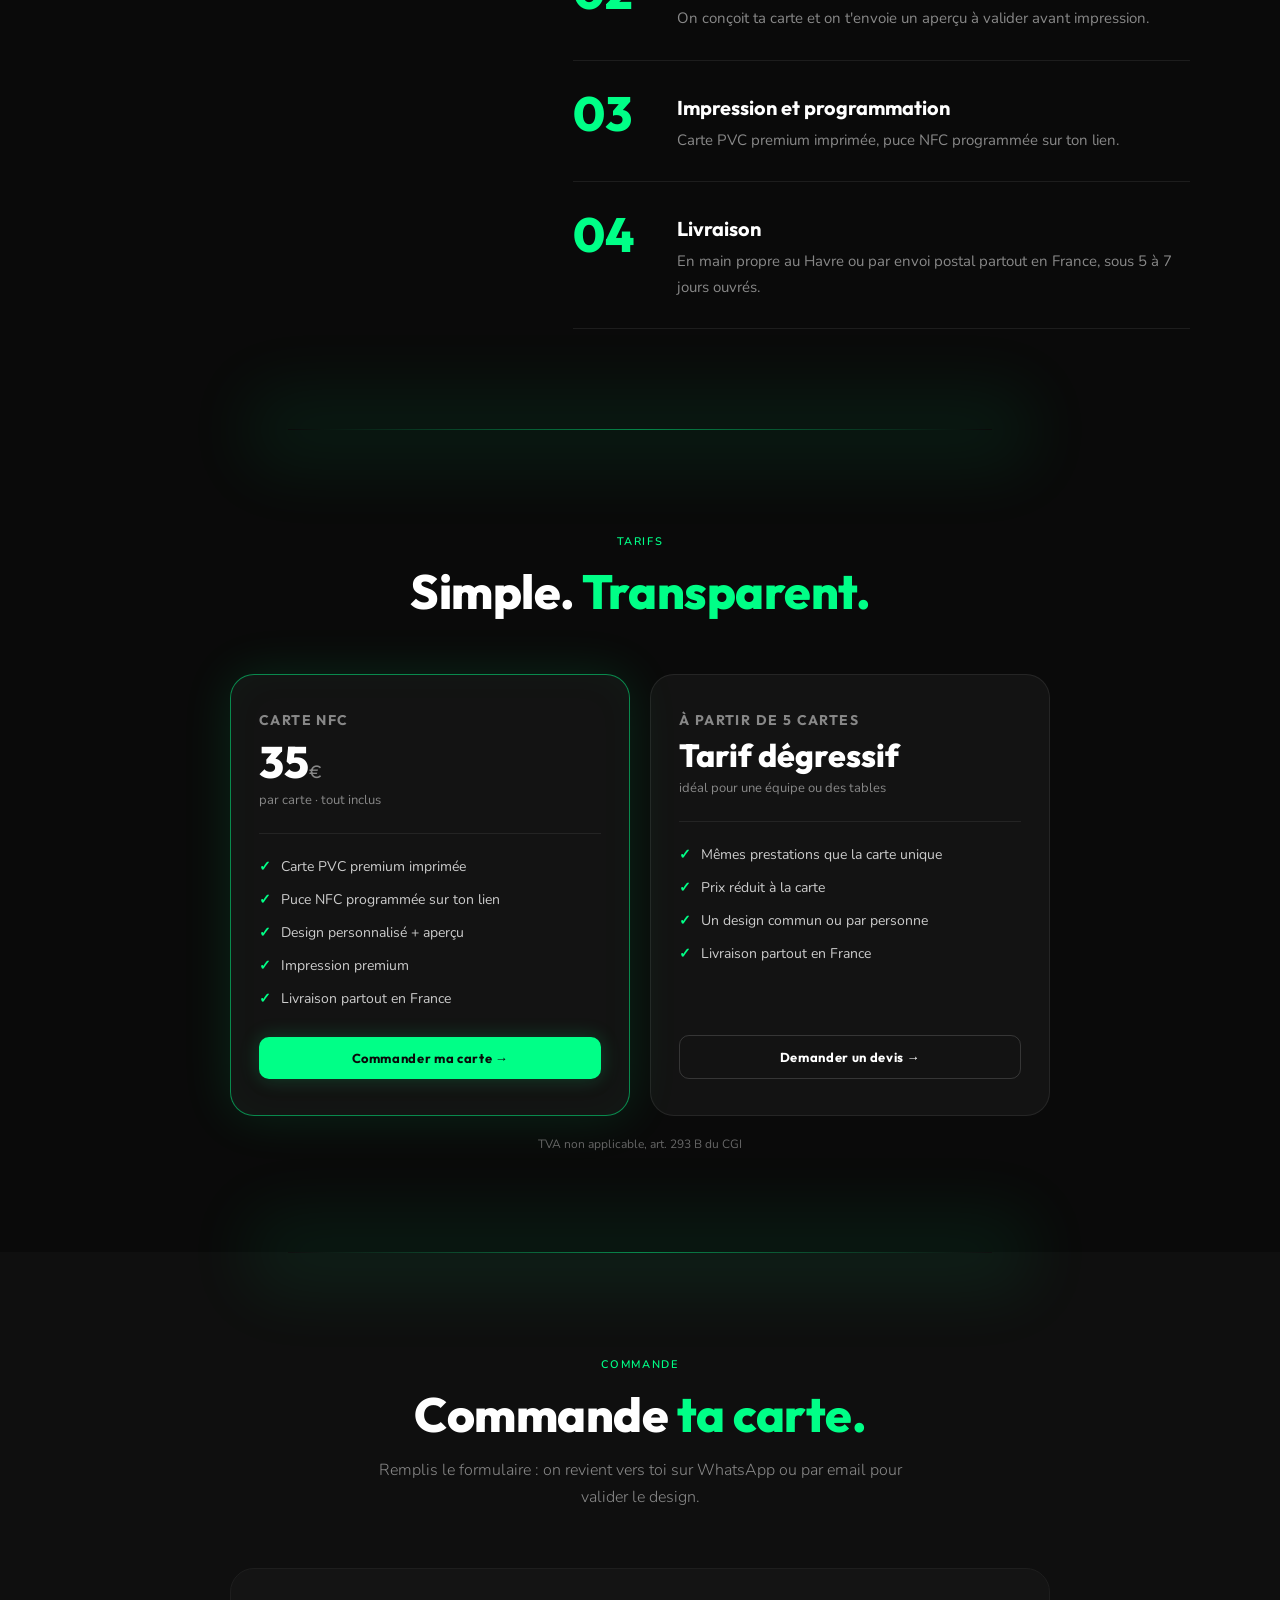
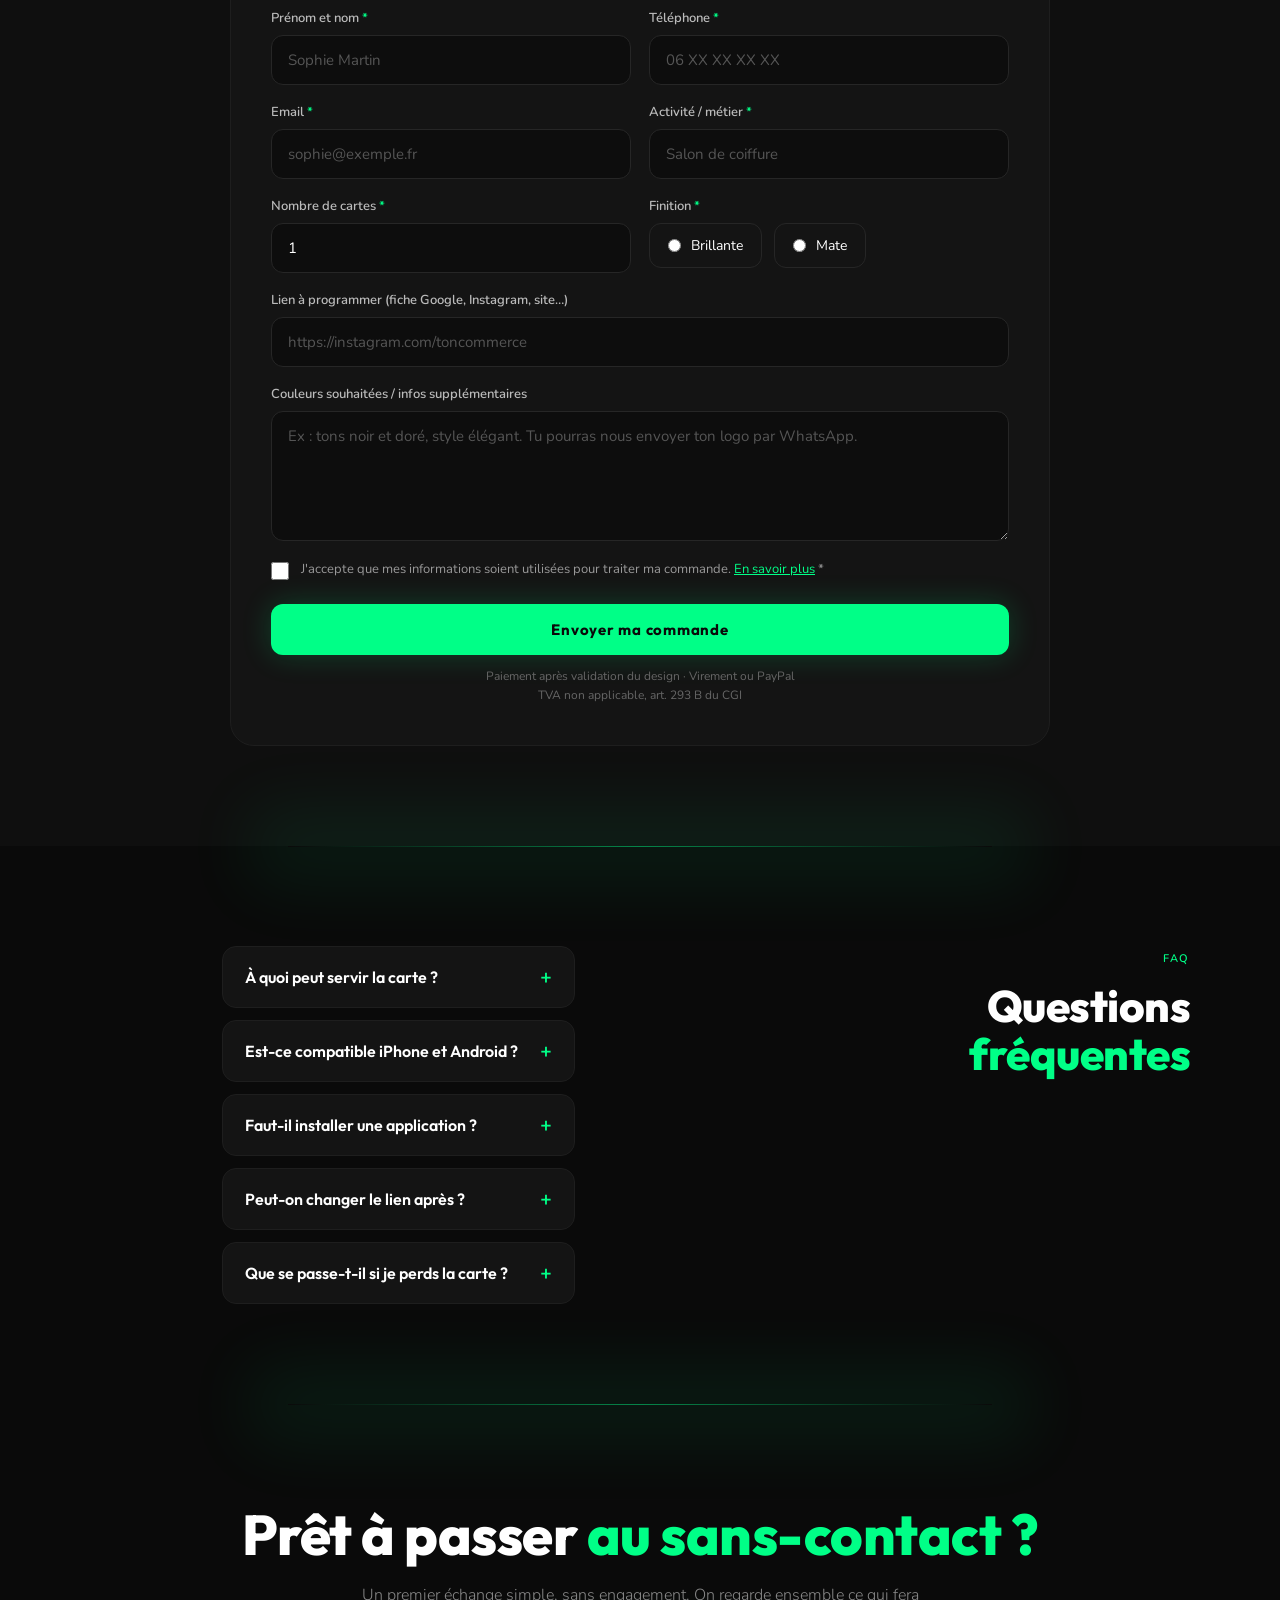
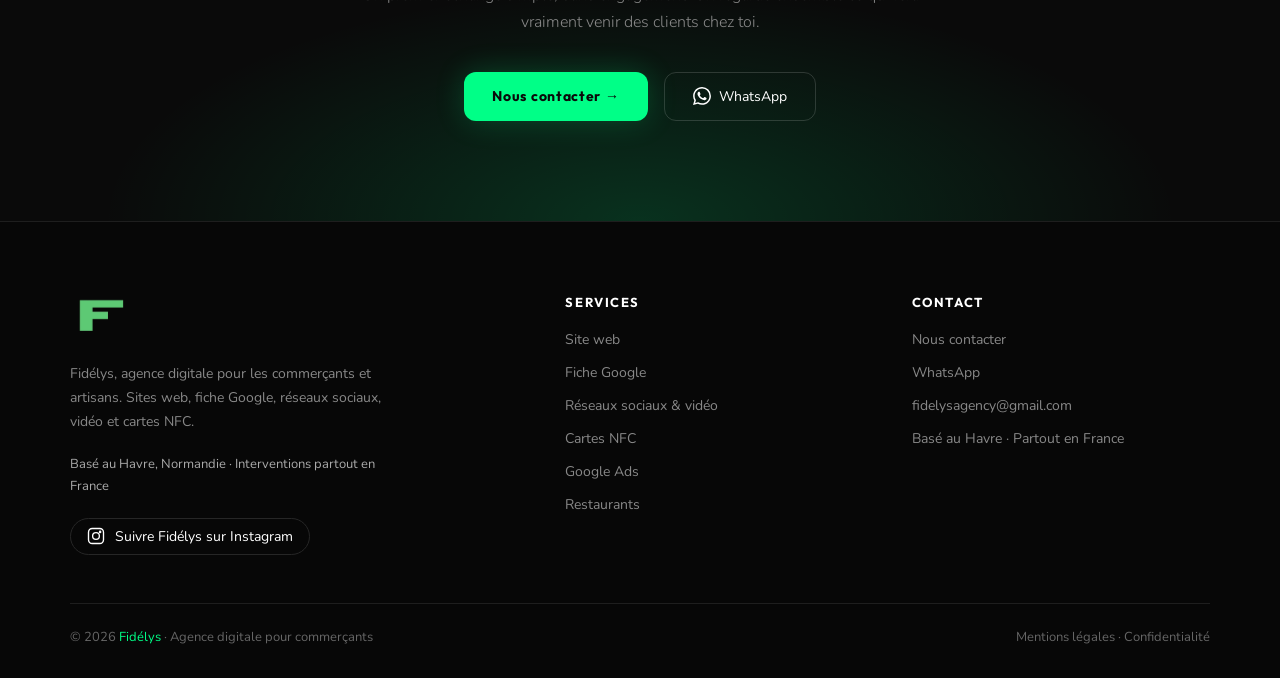
<file: cartes-nfc.html>
<!DOCTYPE html>
<html lang="fr">
<head>
<meta charset="UTF-8">
<meta name="viewport" content="width=device-width, initial-scale=1.0">
<title>Cartes NFC connectées pour commerçants | Fidélys – Le Havre et partout en France</title>
<meta name="description" content="Cartes NFC connectées pour commerçants, basé au Havre, livraison partout en France : avis Google, Instagram, site web ou carte de visite en un tap. 35€ la carte.">
<link rel="canonical" href="https://fidelys.pro/cartes-nfc">
<meta property="og:type" content="website">
<meta property="og:locale" content="fr_FR">
<meta property="og:site_name" content="Fidélys">
<meta property="og:title" content="Cartes NFC connectées pour commerçants | Fidélys – Le Havre et partout en France">
<meta property="og:description" content="Cartes NFC connectées pour commerçants, basé au Havre, livraison partout en France : avis Google, Instagram, site web ou carte de visite en un tap. 35€ la carte.">
<meta property="og:url" content="https://fidelys.pro/cartes-nfc">
<meta property="og:image" content="https://fidelys.pro/images/cartes-nfc.jpg">
<link rel="icon" type="image/png" href="images/logo_fidelys.png">
<link rel="apple-touch-icon" href="images/logo_fidelys.png">
<link rel="preload" href="fonts/outfit-normal-400-800-latin.woff2" as="font" type="font/woff2" crossorigin>
<link rel="preload" href="fonts/nunito-normal-300-700-latin.woff2" as="font" type="font/woff2" crossorigin>
<link rel="stylesheet" href="fonts/polices.css">
<link rel="stylesheet" href="style.css">
</head>
<body>

<!-- NAVBAR -->
<nav>
  <a href="index.html" class="nav-logo" aria-label="Fidélys, retour à l'accueil">
    <img src="images/logo_fidelys.png" alt="Fidélys" width="47" height="36">
  </a>

  <ul class="nav-menu">
    <li class="nav-dropdown">
      <button class="nav-dropdown-btn" type="button" aria-expanded="false" aria-haspopup="true">
        Services
        <svg width="12" height="12" viewBox="0 0 24 24" fill="none" stroke="currentColor" stroke-width="2.5" aria-hidden="true"><path d="M6 9l6 6 6-6"/></svg>
      </button>
      <ul class="nav-dropdown-panel">
        <li><a href="site-web.html">Site web</a></li>
        <li><a href="fiche-google.html">Fiche Google</a></li>
        <li><a href="reseaux-sociaux-video.html">Réseaux sociaux & vidéo</a></li>
        <li><a href="cartes-nfc.html" aria-current="page">Cartes NFC</a></li>
        <li><a href="google-ads.html">Google Ads</a></li>
        <li><a href="restaurants.html">Restaurants</a></li>
      </ul>
    </li>
  </ul>

  <a href="contact.html" class="nav-cta">Nous contacter →</a>

  <button class="nav-burger" type="button" aria-label="Ouvrir le menu" aria-expanded="false">
    <span></span><span></span><span></span>
  </button>

  <div class="nav-mobile">
    <a href="index.html">Accueil</a>
    <div class="nav-mobile-label">Services</div>
    <a href="site-web.html">Site web</a>
    <a href="fiche-google.html">Fiche Google</a>
    <a href="reseaux-sociaux-video.html">Réseaux sociaux & vidéo</a>
    <a href="cartes-nfc.html" aria-current="page">Cartes NFC</a>
    <a href="google-ads.html">Google Ads</a>
    <a href="restaurants.html">Restaurants</a>
    <a href="contact.html" class="nav-mobile-cta">Nous contacter →</a>
  </div>
</nav>

<!-- HERO -->
<section class="page-hero">
  <div class="page-hero-inner">
    <div class="section-badge">Cartes NFC</div>
    <h1>Cartes NFC <span class="accent">connectées</span></h1>
    <p>Ton client approche son téléphone de la carte et accède en une seconde à ta fiche Google, ton Instagram ou ton site. Sans application.</p>
    <div class="hero-actions">
      <a href="contact.html?service=cartes-nfc" class="btn-primary">Demander un devis →</a>
      <a href="#tarifs" class="btn-secondary">Voir les tarifs</a>
    </div>
  </div>
</section>

<!-- VISUEL ANNOTÉ -->
<section class="section-alt">
  <div class="container">
    
  <div class="section-header center fade-up">
    <div class="section-badge">Un tap, des résultats</div>
    <h2 class="section-title">Ton client approche son téléphone. <span class="accent">C'est tout.</span></h2>
    
  </div>
    <div class="annotated">
      <div class="annots gauche">
        <div class="annot" style="--i:0"><h3>Un geste, zéro appli</h3><p>Le lien s'ouvre directement dans le navigateur.</p></div>
        <div class="annot" style="--i:1"><h3>iPhone et Android</h3><p>Lue nativement par les smartphones récents.</p></div>
      </div>
      <div class="annotated-visuel">
        <div class="nfc-scene" role="img" aria-label="Un téléphone s'approche de la carte NFC et ouvre la page d'avis Google">
          <img class="carte" src="images/nfc-carte.png" alt="" width="395" height="288" loading="lazy">
          <span class="nfc-ondes" aria-hidden="true"></span>
          <div class="phone">
            <img class="ecran-veille" src="images/nfc/ecran-veille.webp" alt="" width="723" height="1451" loading="lazy">
            <img class="ecran-avis" src="images/nfc/ecran-avis.webp" alt="" width="723" height="1221" loading="lazy">
            <div class="ecran-statut ecran-veille" aria-hidden="true"><span></span><span class="icones"><svg width="14" height="9" viewBox="0 0 17 11" fill="#fff"><rect x="0" y="7" width="3" height="4" rx="1"/><rect x="4.5" y="5" width="3" height="6" rx="1"/><rect x="9" y="2.5" width="3" height="8.5" rx="1"/><rect x="13.5" y="0" width="3" height="11" rx="1"/></svg><svg width="12" height="9" viewBox="0 0 15 11" fill="none" stroke="#fff" stroke-width="1.6" stroke-linecap="round"><path d="M1 3.8a9.5 9.5 0 0 1 13 0"/><path d="M3.4 6.3a6 6 0 0 1 8.2 0"/><circle cx="7.5" cy="9.2" r="1.1" fill="#fff" stroke="none"/></svg><svg width="20" height="10" viewBox="0 0 25 12" fill="none"><rect x="0.5" y="0.5" width="21" height="11" rx="3" stroke="#fff" stroke-opacity="0.5"/><rect x="2" y="2" width="16" height="8" rx="1.8" fill="#fff"/><path d="M23 4v4a2 2 0 0 0 0-4z" fill="#fff" fill-opacity="0.5"/></svg></span></div>
            <div class="ecran-statut ecran-avis" aria-hidden="true"><span>20:01</span><span class="icones"><svg width="14" height="9" viewBox="0 0 17 11" fill="#fff"><rect x="0" y="7" width="3" height="4" rx="1"/><rect x="4.5" y="5" width="3" height="6" rx="1"/><rect x="9" y="2.5" width="3" height="8.5" rx="1"/><rect x="13.5" y="0" width="3" height="11" rx="1"/></svg><svg width="12" height="9" viewBox="0 0 15 11" fill="none" stroke="#fff" stroke-width="1.6" stroke-linecap="round"><path d="M1 3.8a9.5 9.5 0 0 1 13 0"/><path d="M3.4 6.3a6 6 0 0 1 8.2 0"/><circle cx="7.5" cy="9.2" r="1.1" fill="#fff" stroke="none"/></svg><svg width="20" height="10" viewBox="0 0 25 12" fill="none"><rect x="0.5" y="0.5" width="21" height="11" rx="3" stroke="#fff" stroke-opacity="0.5"/><rect x="2" y="2" width="16" height="8" rx="1.8" fill="#fff"/><path d="M23 4v4a2 2 0 0 0 0-4z" fill="#fff" fill-opacity="0.5"/></svg></span></div>
          </div>
        </div>
      </div>
      <div class="annots droite">
        <div class="annot" style="--i:2"><h3>Lien modifiable à vie</h3><p>Nouveau site, nouvel Instagram : on reprogramme.</p></div>
        <div class="annot" style="--i:3"><h3>Plus d'avis Google</h3><p>Posée sur le comptoir, elle fait le travail.</p></div>
      </div>
    </div>
    
  </div>
</section>

<!-- COMMENT ÇA SE PASSE -->
<section>
  <div class="split">
    <div class="split-aside fade-up">
      <div class="section-badge">Comment ça se passe</div>
      <h2 class="section-title">De la commande <span class="accent">à ta main.</span></h2>
      
    </div>
    <ol class="etapes">
      <li class="etape fade-up">
        <span class="etape-num">01</span>
        <h3 class="etape-titre">Tu nous envoies tes infos</h3>
        <p class="etape-texte">Nom, logo, couleurs et le lien à programmer (fiche Google, Instagram, site…).</p>
      </li>
      <li class="etape fade-up">
        <span class="etape-num">02</span>
        <h3 class="etape-titre">On crée le design</h3>
        <p class="etape-texte">On conçoit ta carte et on t'envoie un aperçu à valider avant impression.</p>
      </li>
      <li class="etape fade-up">
        <span class="etape-num">03</span>
        <h3 class="etape-titre">Impression et programmation</h3>
        <p class="etape-texte">Carte PVC premium imprimée, puce NFC programmée sur ton lien.</p>
      </li>
      <li class="etape fade-up">
        <span class="etape-num">04</span>
        <h3 class="etape-titre">Livraison</h3>
        <p class="etape-texte">En main propre au Havre ou par envoi postal partout en France, sous 5 à 7 jours ouvrés.</p>
      </li>
    </ol>
  </div>
</section>

<!-- TARIFS -->
<section id="tarifs">
  <div class="container">
    
  <div class="section-header center fade-up">
    <div class="section-badge">Tarifs</div>
    <h2 class="section-title">Simple. <span class="accent">Transparent.</span></h2>
    
  </div>
    <div class="offres-grid cols-2">
      <div class="offre-card featured fade-up">
        
        <div class="offre-name">Carte NFC</div>
        <div class="offre-price">35<small>€</small></div>
        <div class="offre-period">par carte · tout inclus</div>
        <div class="offre-divider"></div>
        <ul class="offre-features">
          <li>Carte PVC premium imprimée</li>
          <li>Puce NFC programmée sur ton lien</li>
          <li>Design personnalisé + aperçu</li>
          <li>Impression premium</li>
          <li>Livraison partout en France</li>
        </ul>
        <a href="#commander" class="offre-btn offre-btn-primary">Commander ma carte →</a>
      </div>
      <div class="offre-card fade-up">
        
        <div class="offre-name">À partir de 5 cartes</div>
        <div class="offre-price text">Tarif dégressif</div>
        <div class="offre-period">idéal pour une équipe ou des tables</div>
        <div class="offre-divider"></div>
        <ul class="offre-features">
          <li>Mêmes prestations que la carte unique</li>
          <li>Prix réduit à la carte</li>
          <li>Un design commun ou par personne</li>
          <li>Livraison partout en France</li>
        </ul>
        <a href="contact.html?service=cartes-nfc" class="offre-btn offre-btn-secondary">Demander un devis →</a>
      </div>
    </div>
    <p class="price-note">TVA non applicable, art. 293 B du CGI</p>
    
  </div>
</section>

<!-- COMMANDER -->
<section id="commander" class="section-alt">
  <div class="container" style="max-width:820px;">
    
  <div class="section-header center fade-up">
    <div class="section-badge">Commande</div>
    <h2 class="section-title">Commande <span class="accent">ta carte.</span></h2>
    <p class="section-sub">Remplis le formulaire : on revient vers toi sur WhatsApp ou par email pour valider le design.</p>
  </div>
    <div class="form-card fade-up">
      <div class="form-success" id="succes-nfc">
        <div class="form-success-icon"><svg width="28" height="28" viewBox="0 0 24 24" fill="none" stroke="#00FF87" stroke-width="1.6" stroke-linecap="round" stroke-linejoin="round" aria-hidden="true"><path d="M20 6L9 17l-5-5"/></svg></div>
        <h3>Demande envoyée !</h3>
        <p>Merci pour ta commande. On te recontacte très vite sur WhatsApp ou par email pour finaliser ta carte.</p>
      </div>
      <form name="commande-carte-nfc" method="POST" data-netlify="true" netlify-honeypot="bot-field" data-success="succes-nfc">
        <input type="hidden" name="form-name" value="commande-carte-nfc">
        <p class="hidden-field" aria-hidden="true"><label>Ne pas remplir : <input name="bot-field" tabindex="-1" autocomplete="off"></label></p>
        <div class="form-grid">
          <div class="form-group">
            <label class="form-label" for="nfc-nom">Prénom et nom <span class="req">*</span></label>
            <input class="form-input" id="nfc-nom" type="text" name="nom" placeholder="Sophie Martin" autocomplete="name" required>
          </div>
          <div class="form-group">
            <label class="form-label" for="nfc-tel">Téléphone <span class="req">*</span></label>
            <input class="form-input" id="nfc-tel" type="tel" name="telephone" placeholder="06 XX XX XX XX" autocomplete="tel" required>
          </div>
          <div class="form-group">
            <label class="form-label" for="nfc-email">Email <span class="req">*</span></label>
            <input class="form-input" id="nfc-email" type="email" name="email" placeholder="sophie@exemple.fr" autocomplete="email" required>
          </div>
          <div class="form-group">
            <label class="form-label" for="nfc-activite">Activité / métier <span class="req">*</span></label>
            <input class="form-input" id="nfc-activite" type="text" name="activite" placeholder="Salon de coiffure" required>
          </div>
          <div class="form-group">
            <label class="form-label" for="nfc-quantite">Nombre de cartes <span class="req">*</span></label>
            <input class="form-input" id="nfc-quantite" type="number" name="quantite" min="1" value="1" required>
          </div>
          <div class="form-group">
            <span class="form-label">Finition <span class="req">*</span></span>
            <div class="form-radios">
              <label class="form-radio"><input type="radio" name="finition" value="Brillante" required> Brillante</label>
              <label class="form-radio"><input type="radio" name="finition" value="Mate"> Mate</label>
            </div>
          </div>
          <div class="form-group full">
            <label class="form-label" for="nfc-lien">Lien à programmer (fiche Google, Instagram, site…)</label>
            <input class="form-input" id="nfc-lien" type="text" name="lien" placeholder="https://instagram.com/toncommerce">
          </div>
          <div class="form-group full">
            <label class="form-label" for="nfc-infos">Couleurs souhaitées / infos supplémentaires</label>
            <textarea class="form-textarea" id="nfc-infos" name="informations" placeholder="Ex : tons noir et doré, style élégant. Tu pourras nous envoyer ton logo par WhatsApp."></textarea>
          </div>
          <div class="form-group full">
            <label class="form-check"><input type="checkbox" name="rgpd" value="accepte" required> <span>J'accepte que mes informations soient utilisées pour traiter ma commande. <a href="mentions-legales.html#confidentialite">En savoir plus</a> <span class="req">*</span></span></label>
          </div>
        </div>
        <button type="submit" class="btn-primary form-submit">Envoyer ma commande</button>
        <p class="form-error">L'envoi a échoué. Réessaie ou écris-nous directement sur WhatsApp.</p>
        <p class="form-hint">Paiement après validation du design · Virement ou PayPal<br>TVA non applicable, art. 293 B du CGI</p>
      </form>
    </div>
  </div>
</section>

<!-- FAQ -->
<section>
  <div class="split reverse">
    <div class="split-aside fade-up">
      <div class="section-badge">FAQ</div>
      <h2 class="section-title">Questions <span class="accent">fréquentes</span></h2>
    </div>
    <div class="faq">
      <details class="fade-up">
        <summary>À quoi peut servir la carte ?</summary>
        <div class="faq-answer">Récolter des avis Google (posée sur le comptoir), faire suivre ton Instagram, renvoyer vers ton site ou ta page de réservation, partager tes coordonnées comme une carte de visite, ou servir de carte de table dans un restaurant ou un café.</div>
      </details>
      <details class="fade-up">
        <summary>Est-ce compatible iPhone et Android ?</summary>
        <div class="faq-answer">Oui. Les iPhone récents et la grande majorité des smartphones Android lisent la carte nativement, sans réglage particulier.</div>
      </details>
      <details class="fade-up">
        <summary>Faut-il installer une application ?</summary>
        <div class="faq-answer">Non. Le téléphone ouvre directement le lien programmé, comme une page web.</div>
      </details>
      <details class="fade-up">
        <summary>Peut-on changer le lien après ?</summary>
        <div class="faq-answer">Oui. La puce est reprogrammable : si tu changes de lien (nouveau site, nouveau compte Instagram), on la met à jour.</div>
      </details>
      <details class="fade-up">
        <summary>Que se passe-t-il si je perds la carte ?</summary>
        <div class="faq-answer">Aucun risque pour tes comptes : la carte contient uniquement un lien public. Tu peux en commander une nouvelle au même tarif.</div>
      </details>
    </div>
  </div>
</section>

<!-- CTA FINAL -->
<section class="cta-final">
  <div class="container fade-up">
    <h2 class="section-title">Prêt à passer <span class="accent">au sans-contact ?</span></h2>
    <p class="section-sub">Un premier échange simple, sans engagement. On regarde ensemble ce qui fera vraiment venir des clients chez toi.</p>
    <div class="cta-actions">
      <a href="contact.html" class="btn-primary">Nous contacter →</a>
      <a href="https://wa.me/33753344590?text=Bonjour%2C%20je%20vous%20contacte%20depuis%20le%20site%20Fid%C3%A9lys." class="btn-secondary" target="_blank" rel="noopener"><svg width="18" height="18" viewBox="0 0 24 24" fill="currentColor" aria-hidden="true"><path d="M17.472 14.382c-.297-.149-1.758-.867-2.03-.967-.273-.099-.471-.148-.67.15-.197.297-.767.966-.94 1.164-.173.199-.347.223-.644.075-.297-.15-1.255-.463-2.39-1.475-.883-.788-1.48-1.761-1.653-2.059-.173-.297-.018-.458.13-.606.134-.133.298-.347.446-.52.149-.174.198-.298.298-.497.099-.198.05-.371-.025-.52-.075-.149-.669-1.612-.916-2.207-.242-.579-.487-.5-.669-.51-.173-.008-.371-.01-.57-.01-.198 0-.52.074-.792.372-.272.297-1.04 1.016-1.04 2.479 0 1.462 1.065 2.875 1.213 3.074.149.198 2.096 3.2 5.077 4.487.709.306 1.262.489 1.694.625.712.227 1.36.195 1.871.118.571-.085 1.758-.719 2.006-1.413.248-.694.248-1.289.173-1.413-.074-.124-.272-.198-.57-.347m-5.421 7.403h-.004a9.87 9.87 0 01-5.031-1.378l-.361-.214-3.741.982.998-3.648-.235-.374a9.86 9.86 0 01-1.51-5.26c.001-5.45 4.436-9.884 9.888-9.884 2.64 0 5.122 1.03 6.988 2.898a9.825 9.825 0 012.893 6.994c-.003 5.45-4.437 9.884-9.885 9.884m8.413-18.297A11.815 11.815 0 0012.05 0C5.495 0 .16 5.335.157 11.892c0 2.096.547 4.142 1.588 5.945L.057 24l6.305-1.654a11.882 11.882 0 005.683 1.448h.005c6.554 0 11.89-5.335 11.893-11.893a11.821 11.821 0 00-3.48-8.413z"/></svg> WhatsApp</a>
    </div>
  </div>
</section>

<!-- FOOTER -->
<footer>
  <div class="footer-grid">
    <div class="footer-brand">
      <img src="images/logo_fidelys.png" alt="Fidélys" width="58" height="44" loading="lazy">
      <p>Fidélys, agence digitale pour les commerçants et artisans. Sites web, fiche Google, réseaux sociaux, vidéo et cartes NFC.</p>
      <p class="footer-ancrage">Basé au Havre, Normandie · Interventions partout en France</p>
      <a href="https://www.instagram.com/fidelys76/" class="footer-social" target="_blank" rel="noopener">
        <svg width="18" height="18" viewBox="0 0 24 24" fill="none" stroke="currentColor" stroke-width="1.8" aria-hidden="true"><rect x="2" y="2" width="20" height="20" rx="5"/><circle cx="12" cy="12" r="4.5"/><circle cx="17.5" cy="6.5" r="0.8" fill="currentColor"/></svg>
        Suivre Fidélys sur Instagram
      </a>
    </div>
    <div class="footer-col">
      <h4>Services</h4>
      <ul>
        <li><a href="site-web.html">Site web</a></li>
        <li><a href="fiche-google.html">Fiche Google</a></li>
        <li><a href="reseaux-sociaux-video.html">Réseaux sociaux & vidéo</a></li>
        <li><a href="cartes-nfc.html">Cartes NFC</a></li>
        <li><a href="google-ads.html">Google Ads</a></li>
        <li><a href="restaurants.html">Restaurants</a></li>
      </ul>
    </div>
    <div class="footer-col">
      <h4>Contact</h4>
      <ul>
        <li><a href="contact.html">Nous contacter</a></li>
        <li><a href="https://wa.me/33753344590?text=Bonjour%2C%20je%20vous%20contacte%20depuis%20le%20site%20Fid%C3%A9lys." target="_blank" rel="noopener">WhatsApp</a></li>
        <li><a href="mailto:fidelysagency@gmail.com">fidelysagency@gmail.com</a></li>
        <li><span>Basé au Havre · Partout en France</span></li>
      </ul>
    </div>
  </div>
  <div class="footer-bottom">
    <div>© 2026 <span class="brand">Fidélys</span> · Agence digitale pour commerçants</div>
    <div><a href="mentions-legales.html">Mentions légales</a> · <a href="mentions-legales.html#confidentialite">Confidentialité</a></div>
  </div>
</footer>

<!-- WHATSAPP FLOTTANT -->
<a href="https://wa.me/33753344590?text=Bonjour%2C%20je%20vous%20contacte%20depuis%20le%20site%20Fid%C3%A9lys." class="wa-float" target="_blank" rel="noopener" aria-label="Nous écrire sur WhatsApp">
  <svg width="28" height="28" viewBox="0 0 24 24" fill="#0A0A0A" aria-hidden="true"><path d="M17.472 14.382c-.297-.149-1.758-.867-2.03-.967-.273-.099-.471-.148-.67.15-.197.297-.767.966-.94 1.164-.173.199-.347.223-.644.075-.297-.15-1.255-.463-2.39-1.475-.883-.788-1.48-1.761-1.653-2.059-.173-.297-.018-.458.13-.606.134-.133.298-.347.446-.52.149-.174.198-.298.298-.497.099-.198.05-.371-.025-.52-.075-.149-.669-1.612-.916-2.207-.242-.579-.487-.5-.669-.51-.173-.008-.371-.01-.57-.01-.198 0-.52.074-.792.372-.272.297-1.04 1.016-1.04 2.479 0 1.462 1.065 2.875 1.213 3.074.149.198 2.096 3.2 5.077 4.487.709.306 1.262.489 1.694.625.712.227 1.36.195 1.871.118.571-.085 1.758-.719 2.006-1.413.248-.694.248-1.289.173-1.413-.074-.124-.272-.198-.57-.347m-5.421 7.403h-.004a9.87 9.87 0 01-5.031-1.378l-.361-.214-3.741.982.998-3.648-.235-.374a9.86 9.86 0 01-1.51-5.26c.001-5.45 4.436-9.884 9.888-9.884 2.64 0 5.122 1.03 6.988 2.898a9.825 9.825 0 012.893 6.994c-.003 5.45-4.437 9.884-9.885 9.884m8.413-18.297A11.815 11.815 0 0012.05 0C5.495 0 .16 5.335.157 11.892c0 2.096.547 4.142 1.588 5.945L.057 24l6.305-1.654a11.882 11.882 0 005.683 1.448h.005c6.554 0 11.89-5.335 11.893-11.893a11.821 11.821 0 00-3.48-8.413z"/></svg>
</a>

<script src="script.js" defer></script>
</body>
</html>
</file>
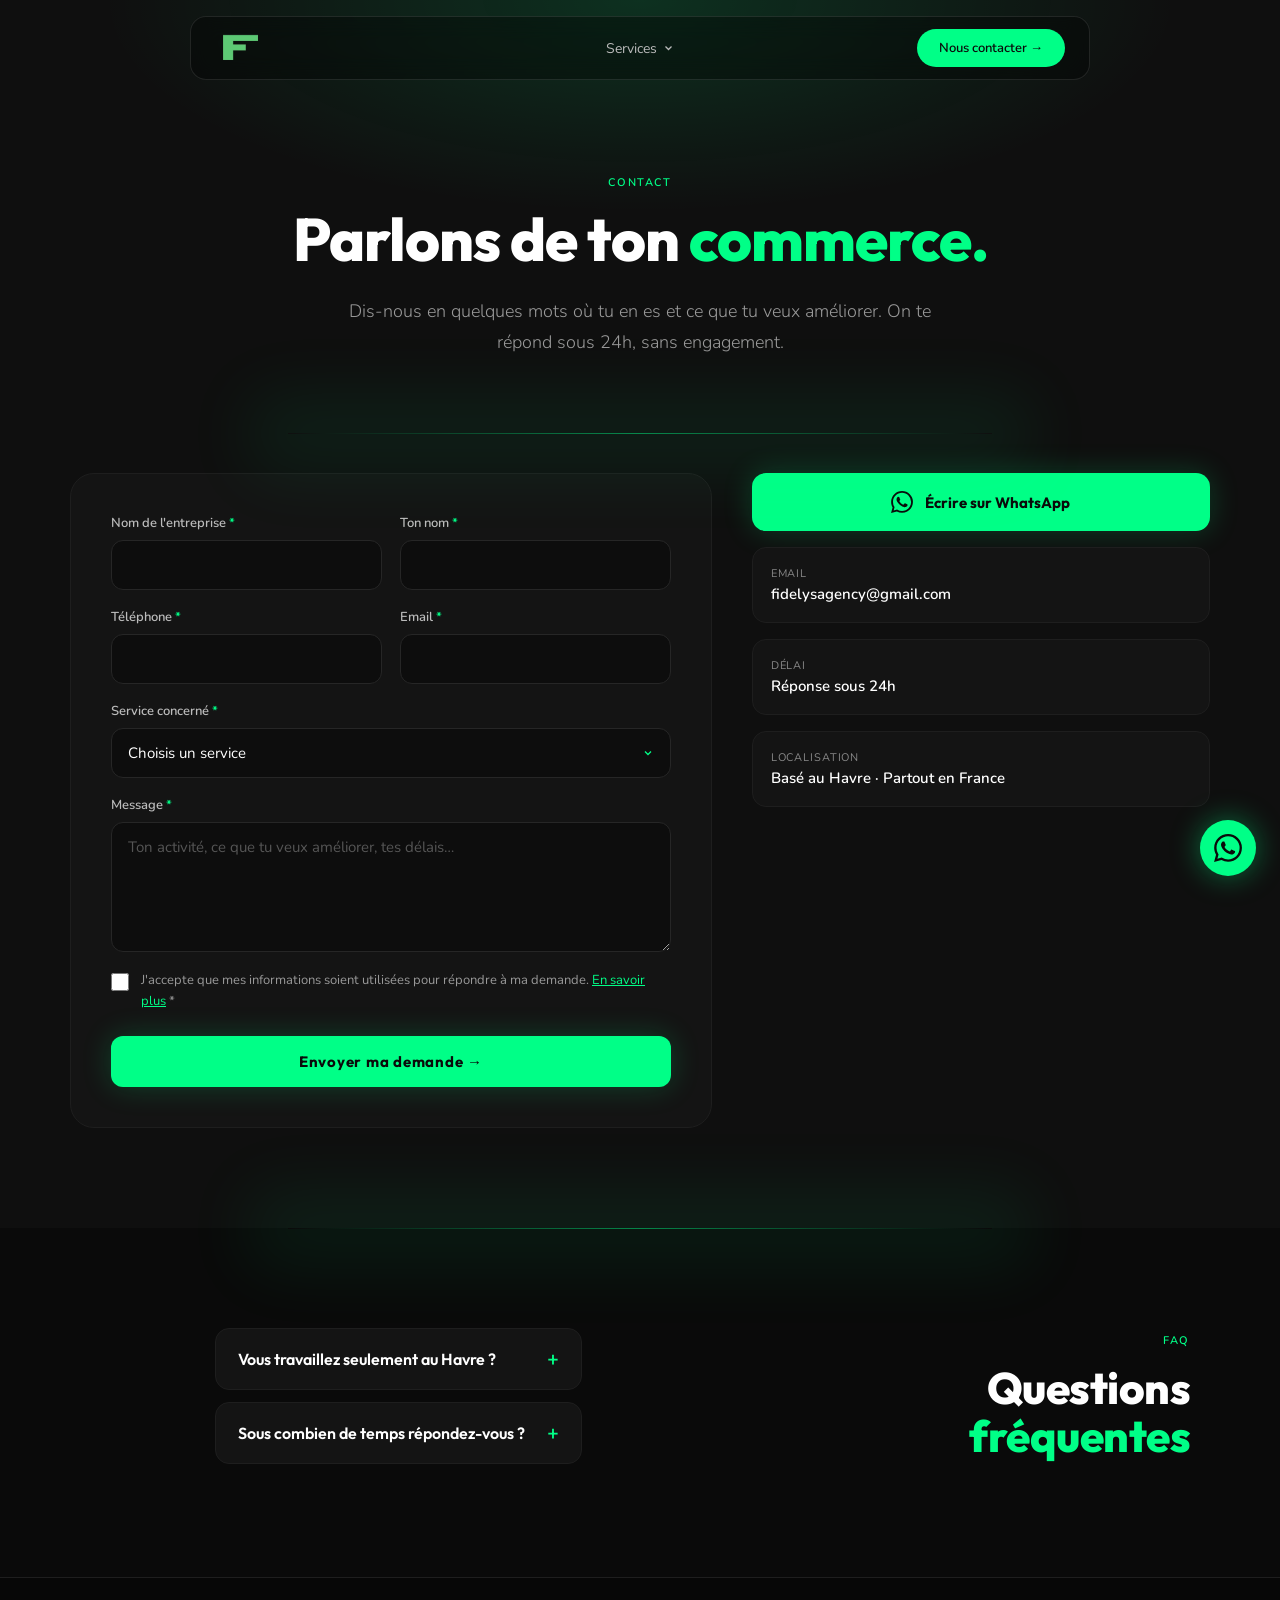
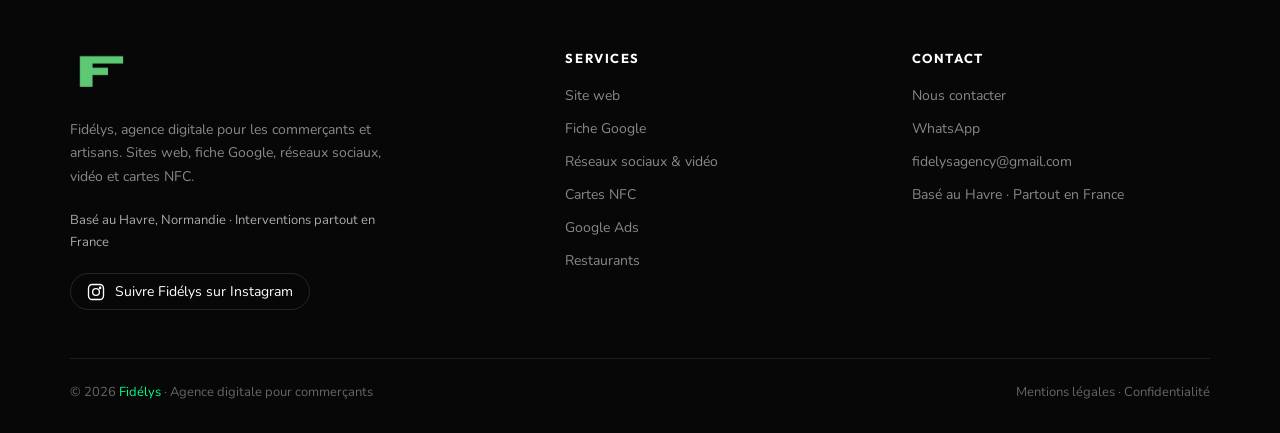
<file: contact.html>
<!DOCTYPE html>
<html lang="fr">
<head>
<meta charset="UTF-8">
<meta name="viewport" content="width=device-width, initial-scale=1.0">
<title>Contact | Fidélys – Le Havre et partout en France</title>
<meta name="description" content="Contacte Fidélys, agence digitale basée au Havre, partout en France : site web, fiche Google, réseaux sociaux, vidéo, cartes NFC, Google Ads. Réponse sous 24h.">
<link rel="canonical" href="https://fidelys.pro/contact">
<meta property="og:type" content="website">
<meta property="og:locale" content="fr_FR">
<meta property="og:site_name" content="Fidélys">
<meta property="og:title" content="Contact | Fidélys – Le Havre et partout en France">
<meta property="og:description" content="Contacte Fidélys, agence digitale basée au Havre, partout en France : site web, fiche Google, réseaux sociaux, vidéo, cartes NFC, Google Ads. Réponse sous 24h.">
<meta property="og:url" content="https://fidelys.pro/contact">
<meta property="og:image" content="https://fidelys.pro/images/cartes-nfc.jpg">
<link rel="icon" type="image/png" href="images/logo_fidelys.png">
<link rel="apple-touch-icon" href="images/logo_fidelys.png">
<link rel="preload" href="fonts/outfit-normal-400-800-latin.woff2" as="font" type="font/woff2" crossorigin>
<link rel="preload" href="fonts/nunito-normal-300-700-latin.woff2" as="font" type="font/woff2" crossorigin>
<link rel="stylesheet" href="fonts/polices.css">
<link rel="stylesheet" href="style.css">
</head>
<body>

<!-- NAVBAR -->
<nav>
  <a href="index.html" class="nav-logo" aria-label="Fidélys, retour à l'accueil">
    <img src="images/logo_fidelys.png" alt="Fidélys" width="47" height="36">
  </a>

  <ul class="nav-menu">
    <li class="nav-dropdown">
      <button class="nav-dropdown-btn" type="button" aria-expanded="false" aria-haspopup="true">
        Services
        <svg width="12" height="12" viewBox="0 0 24 24" fill="none" stroke="currentColor" stroke-width="2.5" aria-hidden="true"><path d="M6 9l6 6 6-6"/></svg>
      </button>
      <ul class="nav-dropdown-panel">
        <li><a href="site-web.html">Site web</a></li>
        <li><a href="fiche-google.html">Fiche Google</a></li>
        <li><a href="reseaux-sociaux-video.html">Réseaux sociaux & vidéo</a></li>
        <li><a href="cartes-nfc.html">Cartes NFC</a></li>
        <li><a href="google-ads.html">Google Ads</a></li>
        <li><a href="restaurants.html">Restaurants</a></li>
      </ul>
    </li>
  </ul>

  <a href="contact.html" class="nav-cta">Nous contacter →</a>

  <button class="nav-burger" type="button" aria-label="Ouvrir le menu" aria-expanded="false">
    <span></span><span></span><span></span>
  </button>

  <div class="nav-mobile">
    <a href="index.html">Accueil</a>
    <div class="nav-mobile-label">Services</div>
    <a href="site-web.html">Site web</a>
    <a href="fiche-google.html">Fiche Google</a>
    <a href="reseaux-sociaux-video.html">Réseaux sociaux & vidéo</a>
    <a href="cartes-nfc.html">Cartes NFC</a>
    <a href="google-ads.html">Google Ads</a>
    <a href="restaurants.html">Restaurants</a>
    <a href="contact.html" class="nav-mobile-cta">Nous contacter →</a>
  </div>
</nav>

<!-- HERO -->
<section class="page-hero" style="padding-bottom:40px;">
  <div class="page-hero-inner">
    <div class="section-badge">Contact</div>
    <h1>Parlons de ton <span class="accent">commerce.</span></h1>
    <p>Dis-nous en quelques mots où tu en es et ce que tu veux améliorer. On te répond sous 24h, sans engagement.</p>
  </div>
</section>

<!-- FORMULAIRE -->
<section class="section-alt" style="padding-top:40px;">
  <div class="contact-layout">
    <div class="form-card fade-up">
      <div class="form-success" id="succes-contact">
        <div class="form-success-icon"><svg width="28" height="28" viewBox="0 0 24 24" fill="none" stroke="#00FF87" stroke-width="1.6" stroke-linecap="round" stroke-linejoin="round" aria-hidden="true"><path d="M20 6L9 17l-5-5"/></svg></div>
        <h3>Message envoyé !</h3>
        <p>Merci, on a bien reçu ta demande. On te répond sous 24h par téléphone, WhatsApp ou email.</p>
      </div>
      <form name="contact" method="POST" data-netlify="true" netlify-honeypot="bot-field" data-success="succes-contact">
        <input type="hidden" name="form-name" value="contact">
        <p class="hidden-field" aria-hidden="true"><label>Ne pas remplir : <input name="bot-field" tabindex="-1" autocomplete="off"></label></p>
        <div class="form-grid">
          <div class="form-group">
            <label class="form-label" for="c-entreprise">Nom de l'entreprise <span class="req">*</span></label>
            <input class="form-input" id="c-entreprise" type="text" name="entreprise" autocomplete="organization" required>
          </div>
          <div class="form-group">
            <label class="form-label" for="c-nom">Ton nom <span class="req">*</span></label>
            <input class="form-input" id="c-nom" type="text" name="nom" autocomplete="name" required>
          </div>
          <div class="form-group">
            <label class="form-label" for="c-tel">Téléphone <span class="req">*</span></label>
            <input class="form-input" id="c-tel" type="tel" name="telephone" autocomplete="tel" required>
          </div>
          <div class="form-group">
            <label class="form-label" for="c-email">Email <span class="req">*</span></label>
            <input class="form-input" id="c-email" type="email" name="email" autocomplete="email" required>
          </div>
          <div class="form-group full">
            <label class="form-label" for="c-service">Service concerné <span class="req">*</span></label>
            <select class="form-select" id="c-service" name="service" required>
              <option value="" disabled selected>Choisis un service</option>
              <option value="Site web" data-slug="site-web">Site web</option>
              <option value="Fiche Google" data-slug="fiche-google">Fiche Google</option>
              <option value="Réseaux sociaux & vidéo" data-slug="reseaux-sociaux-video">Réseaux sociaux & vidéo</option>
              <option value="Cartes NFC" data-slug="cartes-nfc">Cartes NFC</option>
              <option value="Google Ads" data-slug="google-ads">Google Ads</option>
              <option value="Restaurants" data-slug="restaurants">Restaurants</option>
              <option value="Autre" data-slug="autre">Autre</option>
            </select>
          </div>
          <div class="form-group full">
            <label class="form-label" for="c-message">Message <span class="req">*</span></label>
            <textarea class="form-textarea" id="c-message" name="message" placeholder="Ton activité, ce que tu veux améliorer, tes délais…" required></textarea>
          </div>
          <div class="form-group full">
            <label class="form-check"><input type="checkbox" name="rgpd" value="accepte" required> <span>J'accepte que mes informations soient utilisées pour répondre à ma demande. <a href="mentions-legales.html#confidentialite">En savoir plus</a> <span class="req">*</span></span></label>
          </div>
        </div>
        <button type="submit" class="btn-primary form-submit">Envoyer ma demande →</button>
        <p class="form-error">L'envoi a échoué. Réessaie ou écris-nous directement sur WhatsApp.</p>
      </form>
    </div>

    <aside class="contact-aside fade-up">
      <a href="https://wa.me/33753344590?text=Bonjour%2C%20je%20vous%20contacte%20depuis%20le%20site%20Fid%C3%A9lys." class="contact-wa-btn" target="_blank" rel="noopener"><svg width="22" height="22" viewBox="0 0 24 24" fill="currentColor" aria-hidden="true"><path d="M17.472 14.382c-.297-.149-1.758-.867-2.03-.967-.273-.099-.471-.148-.67.15-.197.297-.767.966-.94 1.164-.173.199-.347.223-.644.075-.297-.15-1.255-.463-2.39-1.475-.883-.788-1.48-1.761-1.653-2.059-.173-.297-.018-.458.13-.606.134-.133.298-.347.446-.52.149-.174.198-.298.298-.497.099-.198.05-.371-.025-.52-.075-.149-.669-1.612-.916-2.207-.242-.579-.487-.5-.669-.51-.173-.008-.371-.01-.57-.01-.198 0-.52.074-.792.372-.272.297-1.04 1.016-1.04 2.479 0 1.462 1.065 2.875 1.213 3.074.149.198 2.096 3.2 5.077 4.487.709.306 1.262.489 1.694.625.712.227 1.36.195 1.871.118.571-.085 1.758-.719 2.006-1.413.248-.694.248-1.289.173-1.413-.074-.124-.272-.198-.57-.347m-5.421 7.403h-.004a9.87 9.87 0 01-5.031-1.378l-.361-.214-3.741.982.998-3.648-.235-.374a9.86 9.86 0 01-1.51-5.26c.001-5.45 4.436-9.884 9.888-9.884 2.64 0 5.122 1.03 6.988 2.898a9.825 9.825 0 012.893 6.994c-.003 5.45-4.437 9.884-9.885 9.884m8.413-18.297A11.815 11.815 0 0012.05 0C5.495 0 .16 5.335.157 11.892c0 2.096.547 4.142 1.588 5.945L.057 24l6.305-1.654a11.882 11.882 0 005.683 1.448h.005c6.554 0 11.89-5.335 11.893-11.893a11.821 11.821 0 00-3.48-8.413z"/></svg> Écrire sur WhatsApp</a>
      <a href="mailto:fidelysagency@gmail.com" class="contact-info-item">
        <div><div class="contact-info-label">Email</div><div class="contact-info-value">fidelysagency@gmail.com</div></div>
      </a>
      <div class="contact-info-item">
        <div><div class="contact-info-label">Délai</div><div class="contact-info-value">Réponse sous 24h</div></div>
      </div>
      <div class="contact-info-item">
        <div><div class="contact-info-label">Localisation</div><div class="contact-info-value">Basé au Havre · Partout en France</div></div>
      </div>
    </aside>
  </div>
</section>

<!-- FAQ -->
<section>
  <div class="split reverse">
    <div class="split-aside fade-up">
      <div class="section-badge">FAQ</div>
      <h2 class="section-title">Questions <span class="accent">fréquentes</span></h2>
    </div>
    <div class="faq">
      <details class="fade-up">
        <summary>Vous travaillez seulement au Havre ?</summary>
        <div class="faq-answer">Non. On est basés au Havre, mais on accompagne des commerçants partout en France. La plupart de nos services se font entièrement à distance.</div>
      </details>
      <details class="fade-up">
        <summary>Sous combien de temps répondez-vous ?</summary>
        <div class="faq-answer">Sous 24h, par téléphone, WhatsApp ou email selon ce que tu préfères.</div>
      </details>
    </div>
  </div>
</section>

<!-- FOOTER -->
<footer>
  <div class="footer-grid">
    <div class="footer-brand">
      <img src="images/logo_fidelys.png" alt="Fidélys" width="58" height="44" loading="lazy">
      <p>Fidélys, agence digitale pour les commerçants et artisans. Sites web, fiche Google, réseaux sociaux, vidéo et cartes NFC.</p>
      <p class="footer-ancrage">Basé au Havre, Normandie · Interventions partout en France</p>
      <a href="https://www.instagram.com/fidelys76/" class="footer-social" target="_blank" rel="noopener">
        <svg width="18" height="18" viewBox="0 0 24 24" fill="none" stroke="currentColor" stroke-width="1.8" aria-hidden="true"><rect x="2" y="2" width="20" height="20" rx="5"/><circle cx="12" cy="12" r="4.5"/><circle cx="17.5" cy="6.5" r="0.8" fill="currentColor"/></svg>
        Suivre Fidélys sur Instagram
      </a>
    </div>
    <div class="footer-col">
      <h4>Services</h4>
      <ul>
        <li><a href="site-web.html">Site web</a></li>
        <li><a href="fiche-google.html">Fiche Google</a></li>
        <li><a href="reseaux-sociaux-video.html">Réseaux sociaux & vidéo</a></li>
        <li><a href="cartes-nfc.html">Cartes NFC</a></li>
        <li><a href="google-ads.html">Google Ads</a></li>
        <li><a href="restaurants.html">Restaurants</a></li>
      </ul>
    </div>
    <div class="footer-col">
      <h4>Contact</h4>
      <ul>
        <li><a href="contact.html">Nous contacter</a></li>
        <li><a href="https://wa.me/33753344590?text=Bonjour%2C%20je%20vous%20contacte%20depuis%20le%20site%20Fid%C3%A9lys." target="_blank" rel="noopener">WhatsApp</a></li>
        <li><a href="mailto:fidelysagency@gmail.com">fidelysagency@gmail.com</a></li>
        <li><span>Basé au Havre · Partout en France</span></li>
      </ul>
    </div>
  </div>
  <div class="footer-bottom">
    <div>© 2026 <span class="brand">Fidélys</span> · Agence digitale pour commerçants</div>
    <div><a href="mentions-legales.html">Mentions légales</a> · <a href="mentions-legales.html#confidentialite">Confidentialité</a></div>
  </div>
</footer>

<!-- WHATSAPP FLOTTANT -->
<a href="https://wa.me/33753344590?text=Bonjour%2C%20je%20vous%20contacte%20depuis%20le%20site%20Fid%C3%A9lys." class="wa-float" target="_blank" rel="noopener" aria-label="Nous écrire sur WhatsApp">
  <svg width="28" height="28" viewBox="0 0 24 24" fill="#0A0A0A" aria-hidden="true"><path d="M17.472 14.382c-.297-.149-1.758-.867-2.03-.967-.273-.099-.471-.148-.67.15-.197.297-.767.966-.94 1.164-.173.199-.347.223-.644.075-.297-.15-1.255-.463-2.39-1.475-.883-.788-1.48-1.761-1.653-2.059-.173-.297-.018-.458.13-.606.134-.133.298-.347.446-.52.149-.174.198-.298.298-.497.099-.198.05-.371-.025-.52-.075-.149-.669-1.612-.916-2.207-.242-.579-.487-.5-.669-.51-.173-.008-.371-.01-.57-.01-.198 0-.52.074-.792.372-.272.297-1.04 1.016-1.04 2.479 0 1.462 1.065 2.875 1.213 3.074.149.198 2.096 3.2 5.077 4.487.709.306 1.262.489 1.694.625.712.227 1.36.195 1.871.118.571-.085 1.758-.719 2.006-1.413.248-.694.248-1.289.173-1.413-.074-.124-.272-.198-.57-.347m-5.421 7.403h-.004a9.87 9.87 0 01-5.031-1.378l-.361-.214-3.741.982.998-3.648-.235-.374a9.86 9.86 0 01-1.51-5.26c.001-5.45 4.436-9.884 9.888-9.884 2.64 0 5.122 1.03 6.988 2.898a9.825 9.825 0 012.893 6.994c-.003 5.45-4.437 9.884-9.885 9.884m8.413-18.297A11.815 11.815 0 0012.05 0C5.495 0 .16 5.335.157 11.892c0 2.096.547 4.142 1.588 5.945L.057 24l6.305-1.654a11.882 11.882 0 005.683 1.448h.005c6.554 0 11.89-5.335 11.893-11.893a11.821 11.821 0 00-3.48-8.413z"/></svg>
</a>

<script src="script.js" defer></script>
</body>
</html>
</file>
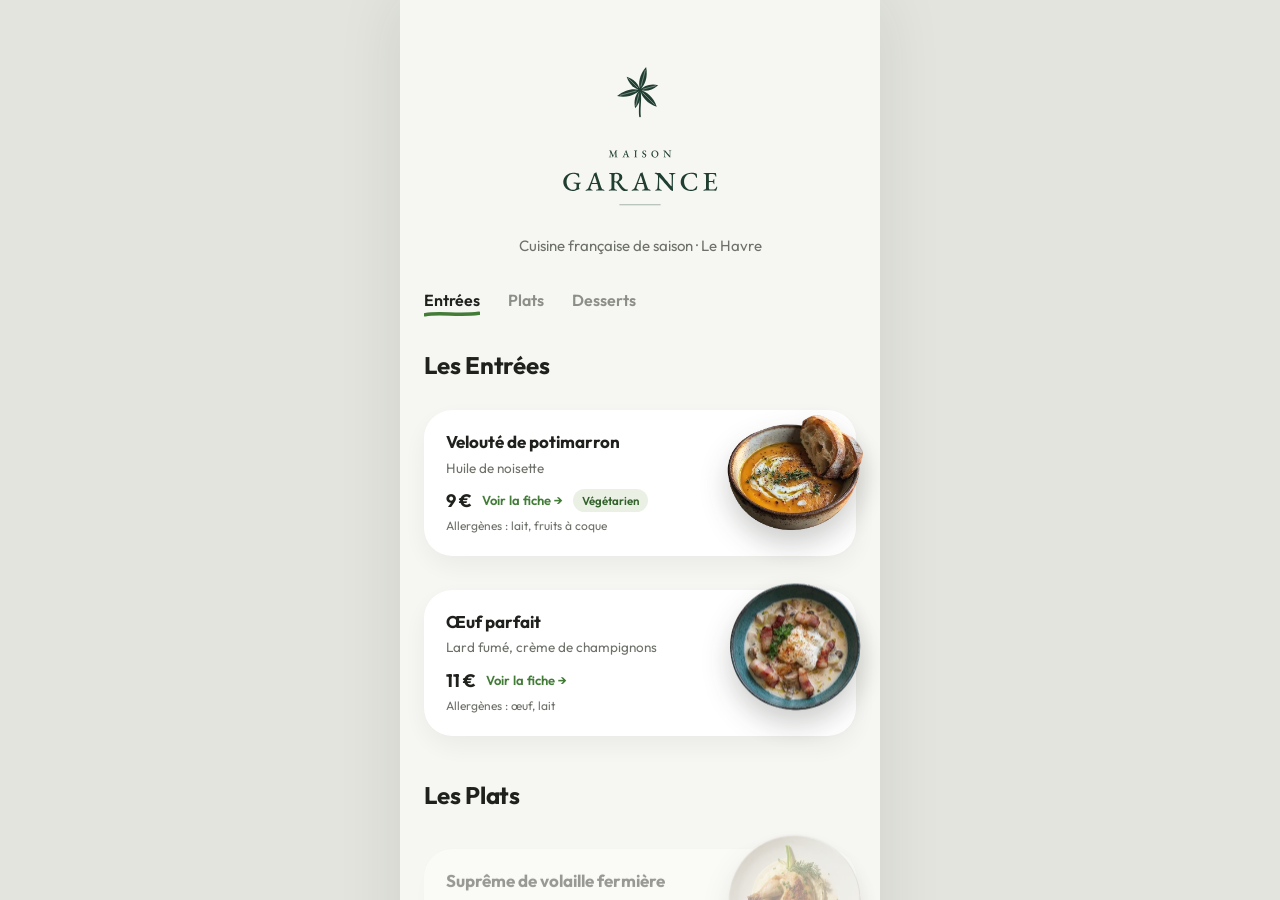
<file: demo-menu.html>
<!DOCTYPE html>
<html lang="fr">
<head>
  <meta charset="utf-8">
  <!-- Ancienne démo remplacée par /menu/ : on redirige pour garder les anciens liens et QR codes valides (déploiement auto depuis GitHub) -->
  <meta http-equiv="refresh" content="0; url=menu/">
  <link rel="canonical" href="https://fidelys.pro/menu/">
  <meta name="robots" content="noindex">
  <title>Menu de démonstration | Fidélys</title>
</head>
<body>
  <p>Le menu a déménagé : <a href="menu/">ouvrir le menu de démonstration</a>.</p>
</body>
</html>
</file>
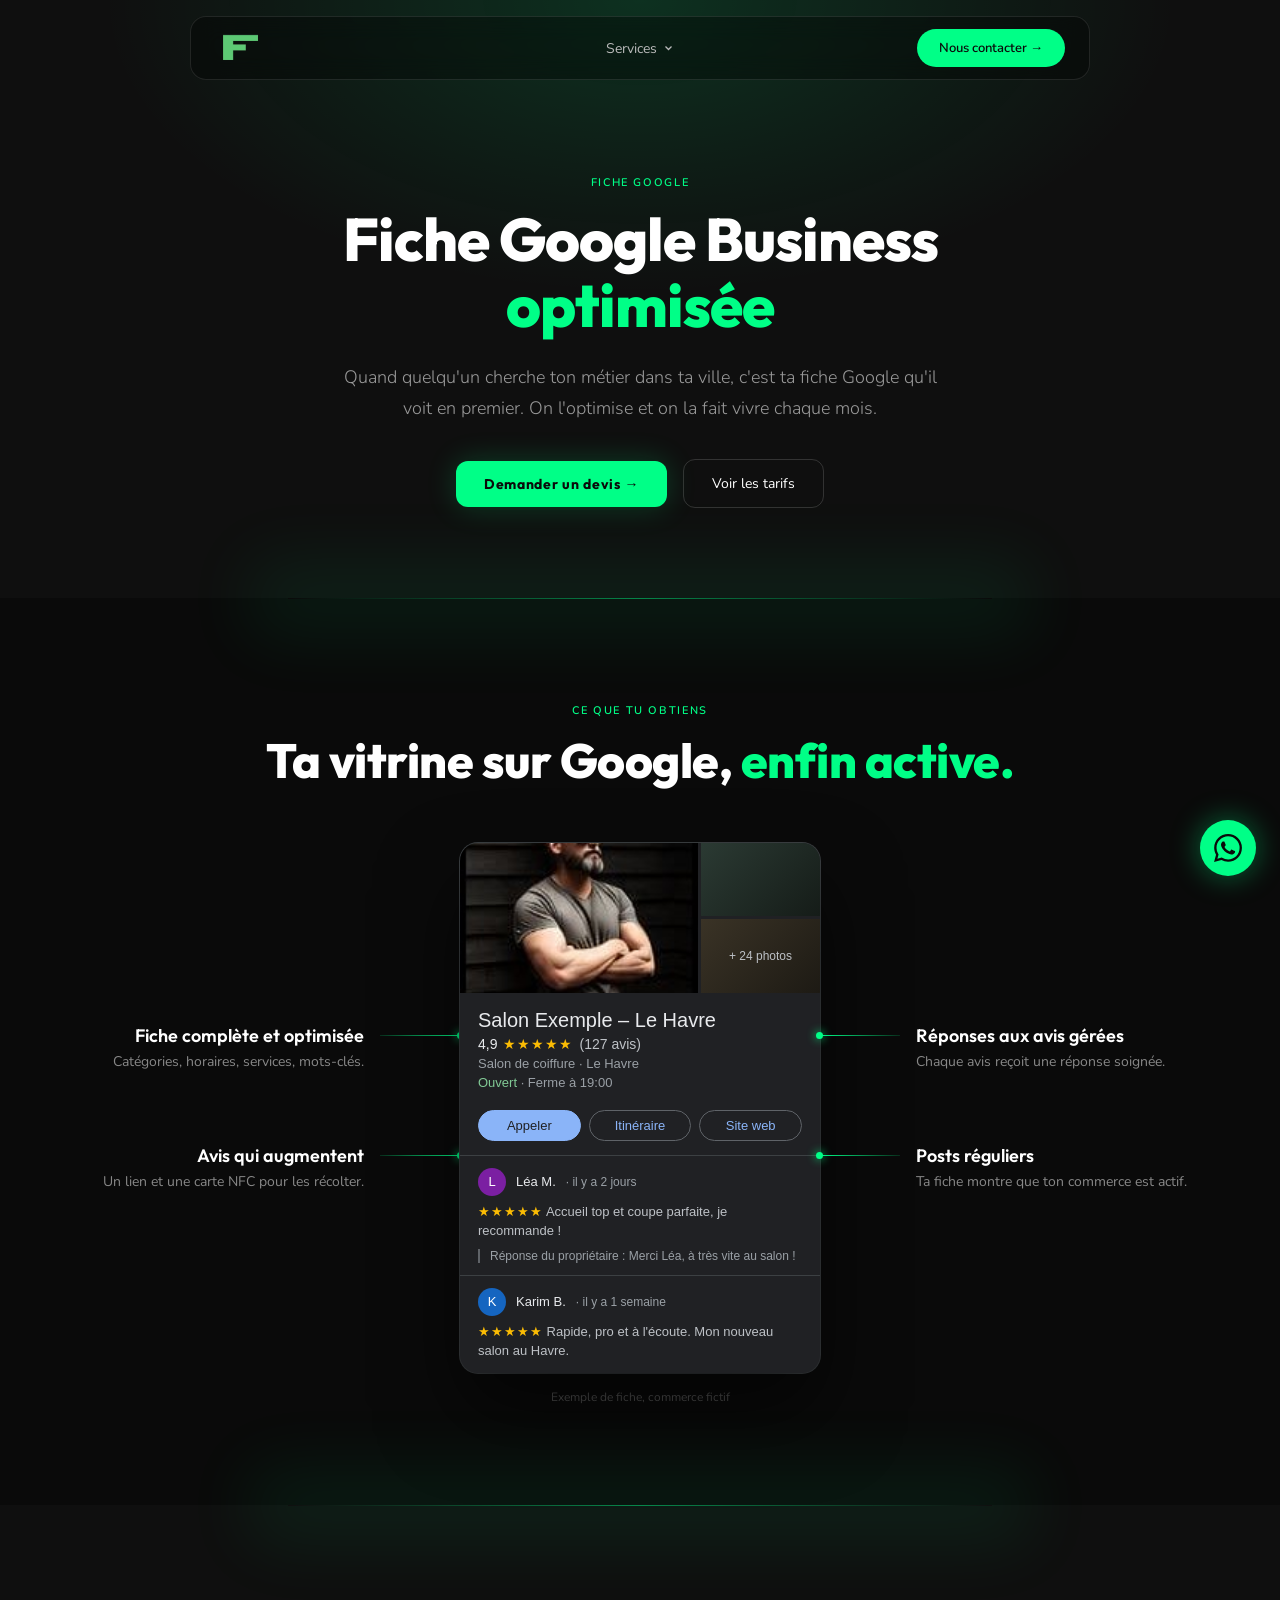
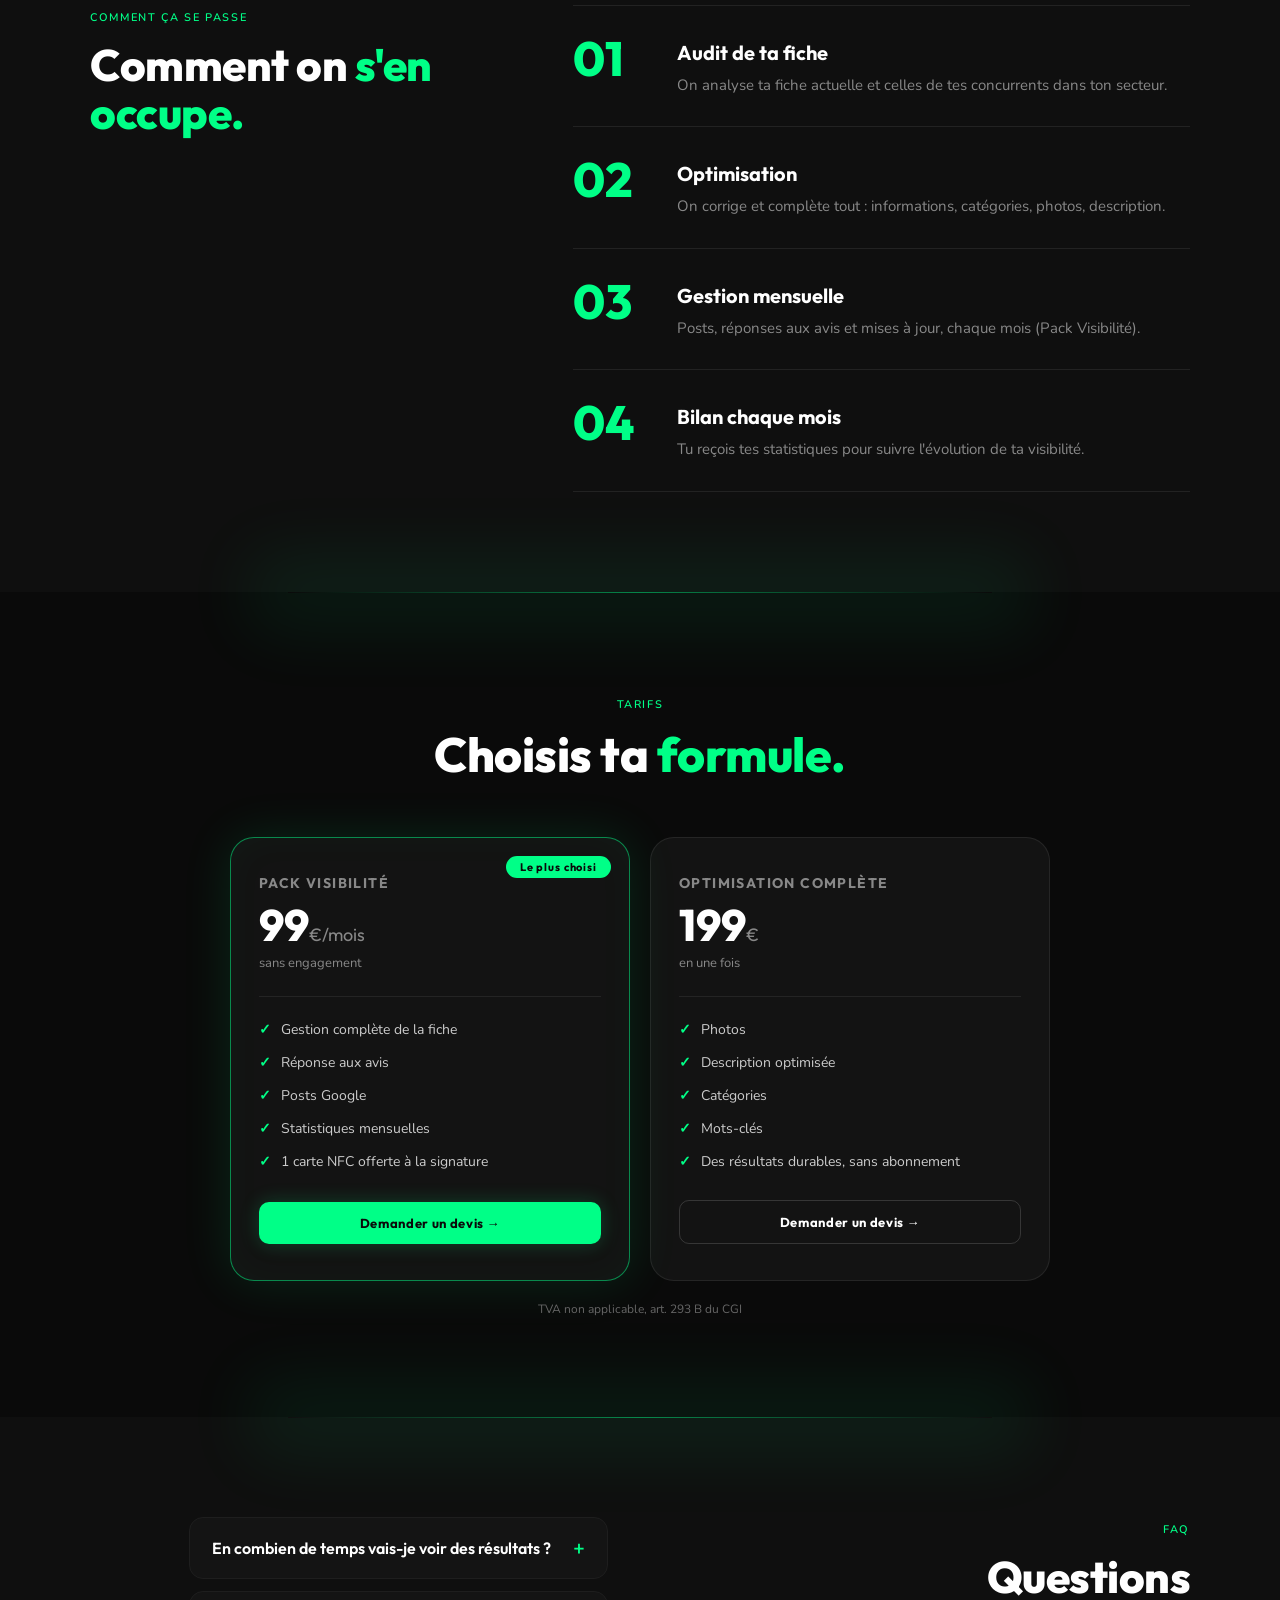
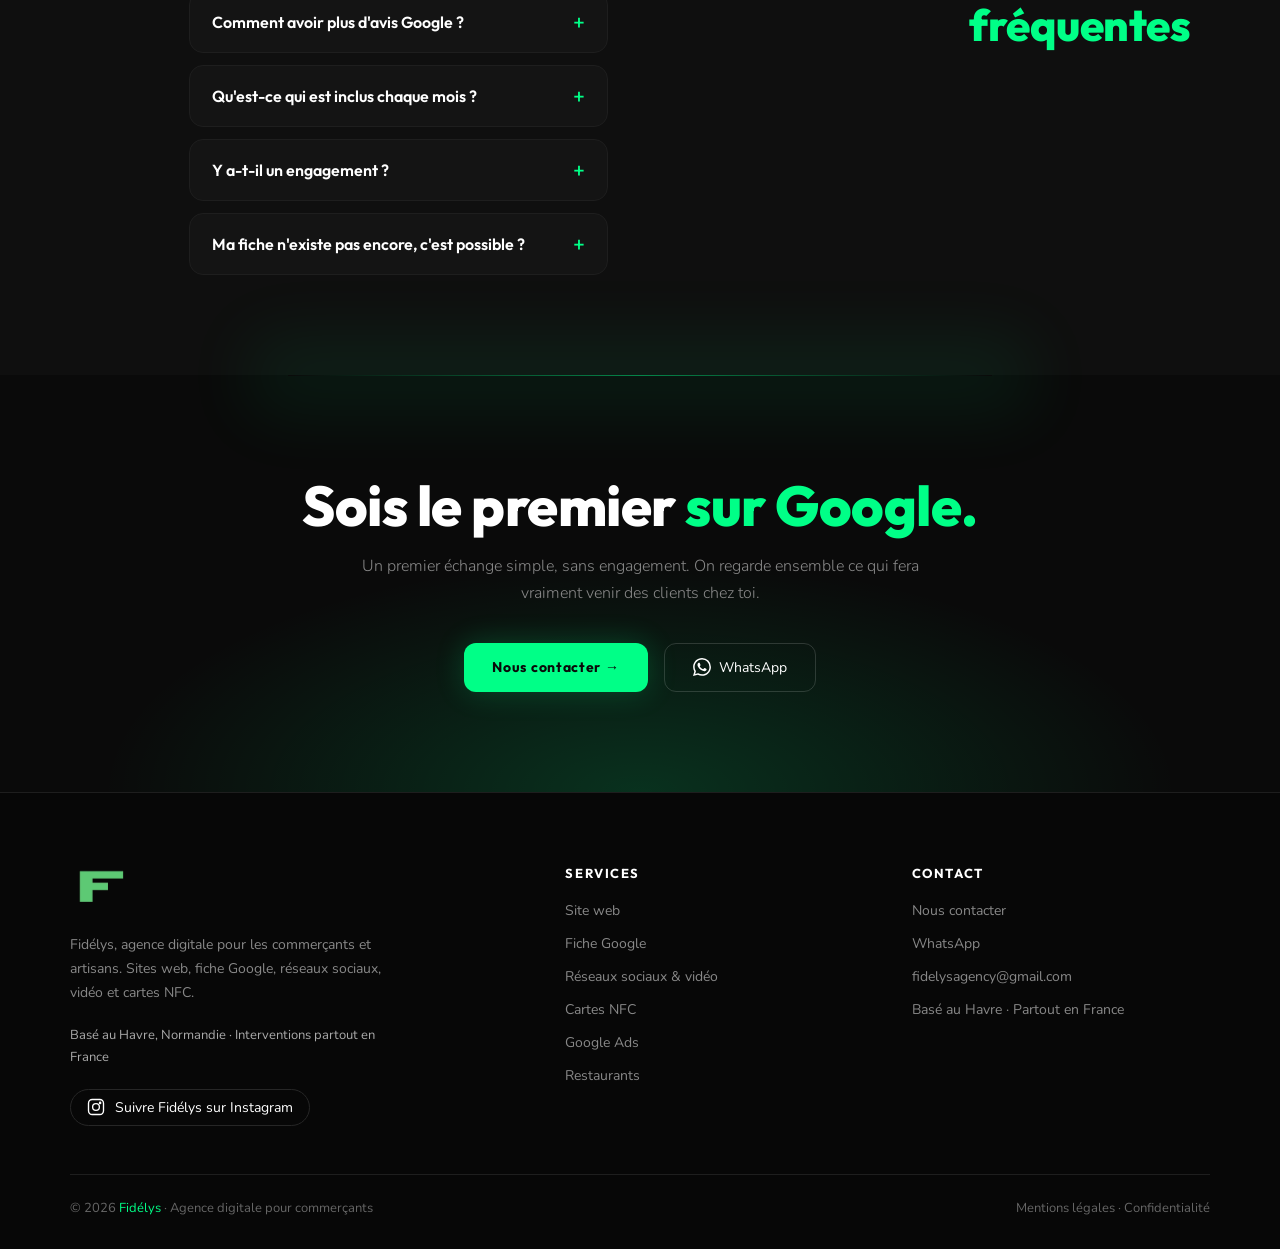
<file: fiche-google.html>
<!DOCTYPE html>
<html lang="fr">
<head>
<meta charset="UTF-8">
<meta name="viewport" content="width=device-width, initial-scale=1.0">
<title>Fiche Google Business pour commerçants | Fidélys – Le Havre et partout en France</title>
<meta name="description" content="Optimisation et gestion de fiche Google Business pour commerçants, basé au Havre, partout en France : avis, posts, photos, statistiques. Pack Visibilité 99€/mois sans engagement.">
<link rel="canonical" href="https://fidelys.pro/fiche-google">
<meta property="og:type" content="website">
<meta property="og:locale" content="fr_FR">
<meta property="og:site_name" content="Fidélys">
<meta property="og:title" content="Fiche Google Business pour commerçants | Fidélys – Le Havre et partout en France">
<meta property="og:description" content="Optimisation et gestion de fiche Google Business pour commerçants, basé au Havre, partout en France : avis, posts, photos, statistiques. Pack Visibilité 99€/mois sans engagement.">
<meta property="og:url" content="https://fidelys.pro/fiche-google">
<meta property="og:image" content="https://fidelys.pro/images/cartes-nfc.jpg">
<link rel="icon" type="image/png" href="images/logo_fidelys.png">
<link rel="apple-touch-icon" href="images/logo_fidelys.png">
<link rel="preload" href="fonts/outfit-normal-400-800-latin.woff2" as="font" type="font/woff2" crossorigin>
<link rel="preload" href="fonts/nunito-normal-300-700-latin.woff2" as="font" type="font/woff2" crossorigin>
<link rel="stylesheet" href="fonts/polices.css">
<link rel="stylesheet" href="style.css">
</head>
<body>

<!-- NAVBAR -->
<nav>
  <a href="index.html" class="nav-logo" aria-label="Fidélys, retour à l'accueil">
    <img src="images/logo_fidelys.png" alt="Fidélys" width="47" height="36">
  </a>

  <ul class="nav-menu">
    <li class="nav-dropdown">
      <button class="nav-dropdown-btn" type="button" aria-expanded="false" aria-haspopup="true">
        Services
        <svg width="12" height="12" viewBox="0 0 24 24" fill="none" stroke="currentColor" stroke-width="2.5" aria-hidden="true"><path d="M6 9l6 6 6-6"/></svg>
      </button>
      <ul class="nav-dropdown-panel">
        <li><a href="site-web.html">Site web</a></li>
        <li><a href="fiche-google.html" aria-current="page">Fiche Google</a></li>
        <li><a href="reseaux-sociaux-video.html">Réseaux sociaux & vidéo</a></li>
        <li><a href="cartes-nfc.html">Cartes NFC</a></li>
        <li><a href="google-ads.html">Google Ads</a></li>
        <li><a href="restaurants.html">Restaurants</a></li>
      </ul>
    </li>
  </ul>

  <a href="contact.html" class="nav-cta">Nous contacter →</a>

  <button class="nav-burger" type="button" aria-label="Ouvrir le menu" aria-expanded="false">
    <span></span><span></span><span></span>
  </button>

  <div class="nav-mobile">
    <a href="index.html">Accueil</a>
    <div class="nav-mobile-label">Services</div>
    <a href="site-web.html">Site web</a>
    <a href="fiche-google.html" aria-current="page">Fiche Google</a>
    <a href="reseaux-sociaux-video.html">Réseaux sociaux & vidéo</a>
    <a href="cartes-nfc.html">Cartes NFC</a>
    <a href="google-ads.html">Google Ads</a>
    <a href="restaurants.html">Restaurants</a>
    <a href="contact.html" class="nav-mobile-cta">Nous contacter →</a>
  </div>
</nav>

<!-- HERO -->
<section class="page-hero">
  <div class="page-hero-inner">
    <div class="section-badge">Fiche Google</div>
    <h1>Fiche Google Business <span class="accent">optimisée</span></h1>
    <p>Quand quelqu'un cherche ton métier dans ta ville, c'est ta fiche Google qu'il voit en premier. On l'optimise et on la fait vivre chaque mois.</p>
    <div class="hero-actions">
      <a href="contact.html?service=fiche-google" class="btn-primary">Demander un devis →</a>
      <a href="#tarifs" class="btn-secondary">Voir les tarifs</a>
    </div>
  </div>
</section>

<!-- VISUEL ANNOTÉ -->
<section>
  <div class="container">
    
  <div class="section-header center fade-up">
    <div class="section-badge">Ce que tu obtiens</div>
    <h2 class="section-title">Ta vitrine sur Google, <span class="accent">enfin active.</span></h2>
    
  </div>
    <div class="annotated">
      <div class="annots gauche">
        <div class="annot" style="--i:0"><h3>Fiche complète et optimisée</h3><p>Catégories, horaires, services, mots-clés.</p></div>
        <div class="annot" style="--i:1"><h3>Avis qui augmentent</h3><p>Un lien et une carte NFC pour les récolter.</p></div>
      </div>
      <div class="annotated-visuel">
        <div class="gfiche" aria-label="Exemple de fiche Google d'un commerce fictif">
          <div class="gfiche-photos">
            <img src="images/fiche-exemple.jpg" alt="" width="160" height="161" loading="lazy">
            <div class="plus"><span></span><span>+ 24 photos</span></div>
          </div>
          <div class="gfiche-corps">
            <div class="gfiche-nom">Salon Exemple – Le Havre</div>
            <div class="gfiche-note"><b>4,9</b> <span class="gfiche-etoiles">★★★★★</span> (127 avis)</div>
            <div class="gfiche-meta">Salon de coiffure · Le Havre</div>
            <div class="gfiche-meta"><span class="ouvert">Ouvert</span> · Ferme à 19:00</div>
          </div>
          <div class="gfiche-boutons"><span>Appeler</span><span>Itinéraire</span><span>Site web</span></div>
          <div class="gfiche-avis">
            <div class="gfiche-auteur"><span class="gfiche-avatar" style="background:#7b1fa2">L</span>Léa M. <small>· il y a 2 jours</small></div>
            <p><span class="gfiche-etoiles">★★★★★</span> Accueil top et coupe parfaite, je recommande !</p>
            <div class="gfiche-reponse">Réponse du propriétaire : Merci Léa, à très vite au salon !</div>
          </div>
          <div class="gfiche-avis">
            <div class="gfiche-auteur"><span class="gfiche-avatar" style="background:#1565c0">K</span>Karim B. <small>· il y a 1 semaine</small></div>
            <p><span class="gfiche-etoiles">★★★★★</span> Rapide, pro et à l'écoute. Mon nouveau salon au Havre.</p>
          </div>
        </div>
      </div>
      <div class="annots droite">
        <div class="annot" style="--i:2"><h3>Réponses aux avis gérées</h3><p>Chaque avis reçoit une réponse soignée.</p></div>
        <div class="annot" style="--i:3"><h3>Posts réguliers</h3><p>Ta fiche montre que ton commerce est actif.</p></div>
      </div>
    </div>
    <p class="visuel-legende">Exemple de fiche, commerce fictif</p>
  </div>
</section>

<!-- COMMENT ÇA SE PASSE -->
<section class="section-alt">
  <div class="split">
    <div class="split-aside fade-up">
      <div class="section-badge">Comment ça se passe</div>
      <h2 class="section-title">Comment on <span class="accent">s'en occupe.</span></h2>
      
    </div>
    <ol class="etapes">
      <li class="etape fade-up">
        <span class="etape-num">01</span>
        <h3 class="etape-titre">Audit de ta fiche</h3>
        <p class="etape-texte">On analyse ta fiche actuelle et celles de tes concurrents dans ton secteur.</p>
      </li>
      <li class="etape fade-up">
        <span class="etape-num">02</span>
        <h3 class="etape-titre">Optimisation</h3>
        <p class="etape-texte">On corrige et complète tout : informations, catégories, photos, description.</p>
      </li>
      <li class="etape fade-up">
        <span class="etape-num">03</span>
        <h3 class="etape-titre">Gestion mensuelle</h3>
        <p class="etape-texte">Posts, réponses aux avis et mises à jour, chaque mois (Pack Visibilité).</p>
      </li>
      <li class="etape fade-up">
        <span class="etape-num">04</span>
        <h3 class="etape-titre">Bilan chaque mois</h3>
        <p class="etape-texte">Tu reçois tes statistiques pour suivre l'évolution de ta visibilité.</p>
      </li>
    </ol>
  </div>
</section>

<!-- TARIFS -->
<section id="tarifs">
  <div class="container">
    
  <div class="section-header center fade-up">
    <div class="section-badge">Tarifs</div>
    <h2 class="section-title">Choisis ta <span class="accent">formule.</span></h2>
    
  </div>
    <div class="offres-grid cols-2">
      <div class="offre-card featured fade-up">
        <div class="offre-badge">Le plus choisi</div>
        <div class="offre-name">Pack Visibilité</div>
        <div class="offre-price">99<small>€/mois</small></div>
        <div class="offre-period">sans engagement</div>
        <div class="offre-divider"></div>
        <ul class="offre-features">
          <li>Gestion complète de la fiche</li>
          <li>Réponse aux avis</li>
          <li>Posts Google</li>
          <li>Statistiques mensuelles</li>
          <li>1 carte NFC offerte à la signature</li>
        </ul>
        <a href="contact.html?service=fiche-google" class="offre-btn offre-btn-primary">Demander un devis →</a>
      </div>
      <div class="offre-card fade-up">
        
        <div class="offre-name">Optimisation complète</div>
        <div class="offre-price">199<small>€</small></div>
        <div class="offre-period">en une fois</div>
        <div class="offre-divider"></div>
        <ul class="offre-features">
          <li>Photos</li>
          <li>Description optimisée</li>
          <li>Catégories</li>
          <li>Mots-clés</li>
          <li>Des résultats durables, sans abonnement</li>
        </ul>
        <a href="contact.html?service=fiche-google" class="offre-btn offre-btn-secondary">Demander un devis →</a>
      </div>
    </div>
    <p class="price-note">TVA non applicable, art. 293 B du CGI</p>
    
  </div>
</section>

<!-- FAQ -->
<section class="section-alt">
  <div class="split reverse">
    <div class="split-aside fade-up">
      <div class="section-badge">FAQ</div>
      <h2 class="section-title">Questions <span class="accent">fréquentes</span></h2>
    </div>
    <div class="faq">
      <details class="fade-up">
        <summary>En combien de temps vais-je voir des résultats ?</summary>
        <div class="faq-answer">Les premiers effets (plus de vues, d'appels et de demandes d'itinéraire) apparaissent souvent après quelques semaines. Le référencement local se construit dans la durée, grâce à la régularité des posts et des avis.</div>
      </details>
      <details class="fade-up">
        <summary>Comment avoir plus d'avis Google ?</summary>
        <div class="faq-answer">On met en place un lien direct vers ta page d'avis, à partager par SMS ou WhatsApp, et une carte NFC à poser sur ton comptoir : le client approche son téléphone et laisse son avis en quelques secondes. Uniquement de vrais avis de vrais clients.</div>
      </details>
      <details class="fade-up">
        <summary>Qu'est-ce qui est inclus chaque mois ?</summary>
        <div class="faq-answer">Avec le Pack Visibilité : gestion complète de la fiche, réponses aux avis, posts Google, mise en valeur de tes photos et un bilan de statistiques mensuel (vues, appels, demandes d'itinéraire). Tu sais exactement ce que ta fiche te rapporte.</div>
      </details>
      <details class="fade-up">
        <summary>Y a-t-il un engagement ?</summary>
        <div class="faq-answer">Non. Le Pack Visibilité est sans engagement, tu arrêtes quand tu veux. L'optimisation complète est une prestation unique.</div>
      </details>
      <details class="fade-up">
        <summary>Ma fiche n'existe pas encore, c'est possible ?</summary>
        <div class="faq-answer">Oui. On la crée avec toi, on t'accompagne dans la validation demandée par Google, puis on l'optimise.</div>
      </details>
    </div>
  </div>
</section>

<!-- CTA FINAL -->
<section class="cta-final">
  <div class="container fade-up">
    <h2 class="section-title">Sois le premier <span class="accent">sur Google.</span></h2>
    <p class="section-sub">Un premier échange simple, sans engagement. On regarde ensemble ce qui fera vraiment venir des clients chez toi.</p>
    <div class="cta-actions">
      <a href="contact.html" class="btn-primary">Nous contacter →</a>
      <a href="https://wa.me/33753344590?text=Bonjour%2C%20je%20vous%20contacte%20depuis%20le%20site%20Fid%C3%A9lys." class="btn-secondary" target="_blank" rel="noopener"><svg width="18" height="18" viewBox="0 0 24 24" fill="currentColor" aria-hidden="true"><path d="M17.472 14.382c-.297-.149-1.758-.867-2.03-.967-.273-.099-.471-.148-.67.15-.197.297-.767.966-.94 1.164-.173.199-.347.223-.644.075-.297-.15-1.255-.463-2.39-1.475-.883-.788-1.48-1.761-1.653-2.059-.173-.297-.018-.458.13-.606.134-.133.298-.347.446-.52.149-.174.198-.298.298-.497.099-.198.05-.371-.025-.52-.075-.149-.669-1.612-.916-2.207-.242-.579-.487-.5-.669-.51-.173-.008-.371-.01-.57-.01-.198 0-.52.074-.792.372-.272.297-1.04 1.016-1.04 2.479 0 1.462 1.065 2.875 1.213 3.074.149.198 2.096 3.2 5.077 4.487.709.306 1.262.489 1.694.625.712.227 1.36.195 1.871.118.571-.085 1.758-.719 2.006-1.413.248-.694.248-1.289.173-1.413-.074-.124-.272-.198-.57-.347m-5.421 7.403h-.004a9.87 9.87 0 01-5.031-1.378l-.361-.214-3.741.982.998-3.648-.235-.374a9.86 9.86 0 01-1.51-5.26c.001-5.45 4.436-9.884 9.888-9.884 2.64 0 5.122 1.03 6.988 2.898a9.825 9.825 0 012.893 6.994c-.003 5.45-4.437 9.884-9.885 9.884m8.413-18.297A11.815 11.815 0 0012.05 0C5.495 0 .16 5.335.157 11.892c0 2.096.547 4.142 1.588 5.945L.057 24l6.305-1.654a11.882 11.882 0 005.683 1.448h.005c6.554 0 11.89-5.335 11.893-11.893a11.821 11.821 0 00-3.48-8.413z"/></svg> WhatsApp</a>
    </div>
  </div>
</section>

<!-- FOOTER -->
<footer>
  <div class="footer-grid">
    <div class="footer-brand">
      <img src="images/logo_fidelys.png" alt="Fidélys" width="58" height="44" loading="lazy">
      <p>Fidélys, agence digitale pour les commerçants et artisans. Sites web, fiche Google, réseaux sociaux, vidéo et cartes NFC.</p>
      <p class="footer-ancrage">Basé au Havre, Normandie · Interventions partout en France</p>
      <a href="https://www.instagram.com/fidelys76/" class="footer-social" target="_blank" rel="noopener">
        <svg width="18" height="18" viewBox="0 0 24 24" fill="none" stroke="currentColor" stroke-width="1.8" aria-hidden="true"><rect x="2" y="2" width="20" height="20" rx="5"/><circle cx="12" cy="12" r="4.5"/><circle cx="17.5" cy="6.5" r="0.8" fill="currentColor"/></svg>
        Suivre Fidélys sur Instagram
      </a>
    </div>
    <div class="footer-col">
      <h4>Services</h4>
      <ul>
        <li><a href="site-web.html">Site web</a></li>
        <li><a href="fiche-google.html">Fiche Google</a></li>
        <li><a href="reseaux-sociaux-video.html">Réseaux sociaux & vidéo</a></li>
        <li><a href="cartes-nfc.html">Cartes NFC</a></li>
        <li><a href="google-ads.html">Google Ads</a></li>
        <li><a href="restaurants.html">Restaurants</a></li>
      </ul>
    </div>
    <div class="footer-col">
      <h4>Contact</h4>
      <ul>
        <li><a href="contact.html">Nous contacter</a></li>
        <li><a href="https://wa.me/33753344590?text=Bonjour%2C%20je%20vous%20contacte%20depuis%20le%20site%20Fid%C3%A9lys." target="_blank" rel="noopener">WhatsApp</a></li>
        <li><a href="mailto:fidelysagency@gmail.com">fidelysagency@gmail.com</a></li>
        <li><span>Basé au Havre · Partout en France</span></li>
      </ul>
    </div>
  </div>
  <div class="footer-bottom">
    <div>© 2026 <span class="brand">Fidélys</span> · Agence digitale pour commerçants</div>
    <div><a href="mentions-legales.html">Mentions légales</a> · <a href="mentions-legales.html#confidentialite">Confidentialité</a></div>
  </div>
</footer>

<!-- WHATSAPP FLOTTANT -->
<a href="https://wa.me/33753344590?text=Bonjour%2C%20je%20vous%20contacte%20depuis%20le%20site%20Fid%C3%A9lys." class="wa-float" target="_blank" rel="noopener" aria-label="Nous écrire sur WhatsApp">
  <svg width="28" height="28" viewBox="0 0 24 24" fill="#0A0A0A" aria-hidden="true"><path d="M17.472 14.382c-.297-.149-1.758-.867-2.03-.967-.273-.099-.471-.148-.67.15-.197.297-.767.966-.94 1.164-.173.199-.347.223-.644.075-.297-.15-1.255-.463-2.39-1.475-.883-.788-1.48-1.761-1.653-2.059-.173-.297-.018-.458.13-.606.134-.133.298-.347.446-.52.149-.174.198-.298.298-.497.099-.198.05-.371-.025-.52-.075-.149-.669-1.612-.916-2.207-.242-.579-.487-.5-.669-.51-.173-.008-.371-.01-.57-.01-.198 0-.52.074-.792.372-.272.297-1.04 1.016-1.04 2.479 0 1.462 1.065 2.875 1.213 3.074.149.198 2.096 3.2 5.077 4.487.709.306 1.262.489 1.694.625.712.227 1.36.195 1.871.118.571-.085 1.758-.719 2.006-1.413.248-.694.248-1.289.173-1.413-.074-.124-.272-.198-.57-.347m-5.421 7.403h-.004a9.87 9.87 0 01-5.031-1.378l-.361-.214-3.741.982.998-3.648-.235-.374a9.86 9.86 0 01-1.51-5.26c.001-5.45 4.436-9.884 9.888-9.884 2.64 0 5.122 1.03 6.988 2.898a9.825 9.825 0 012.893 6.994c-.003 5.45-4.437 9.884-9.885 9.884m8.413-18.297A11.815 11.815 0 0012.05 0C5.495 0 .16 5.335.157 11.892c0 2.096.547 4.142 1.588 5.945L.057 24l6.305-1.654a11.882 11.882 0 005.683 1.448h.005c6.554 0 11.89-5.335 11.893-11.893a11.821 11.821 0 00-3.48-8.413z"/></svg>
</a>

<script src="script.js" defer></script>
</body>
</html>
</file>
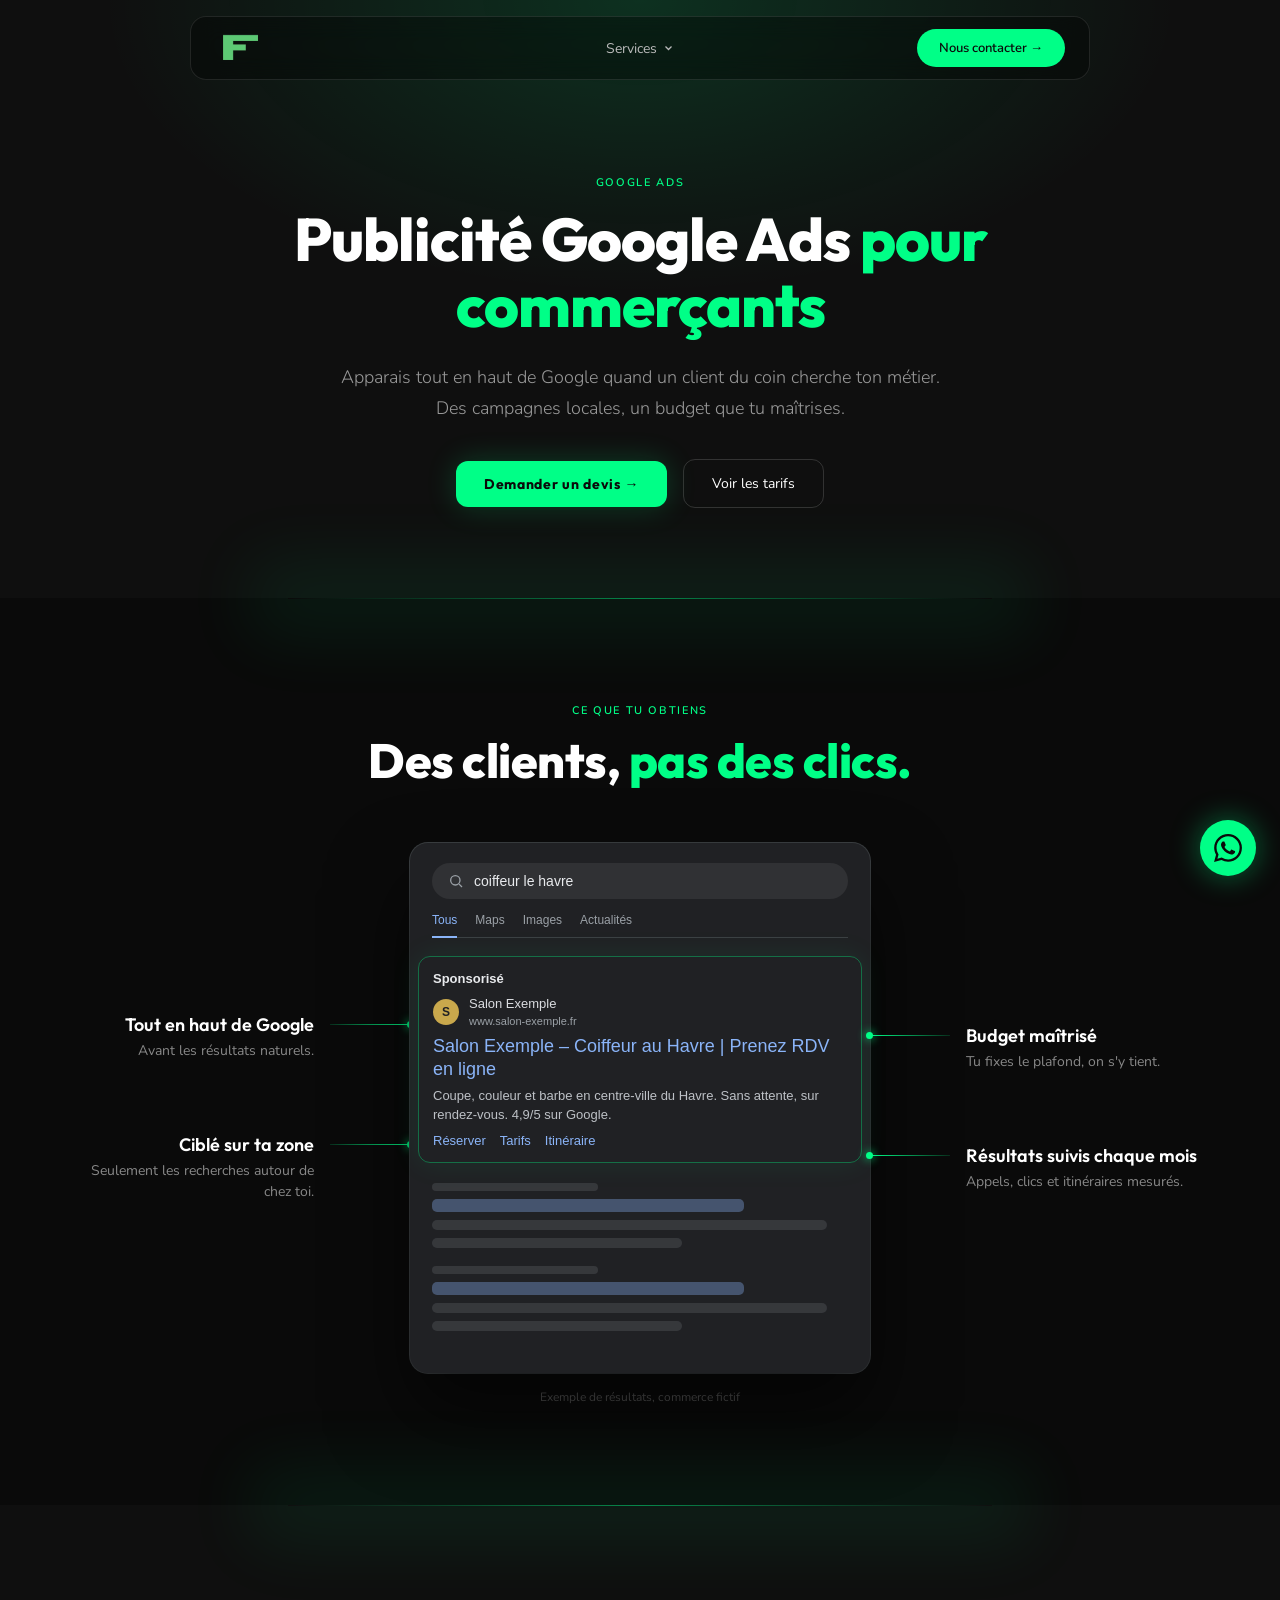
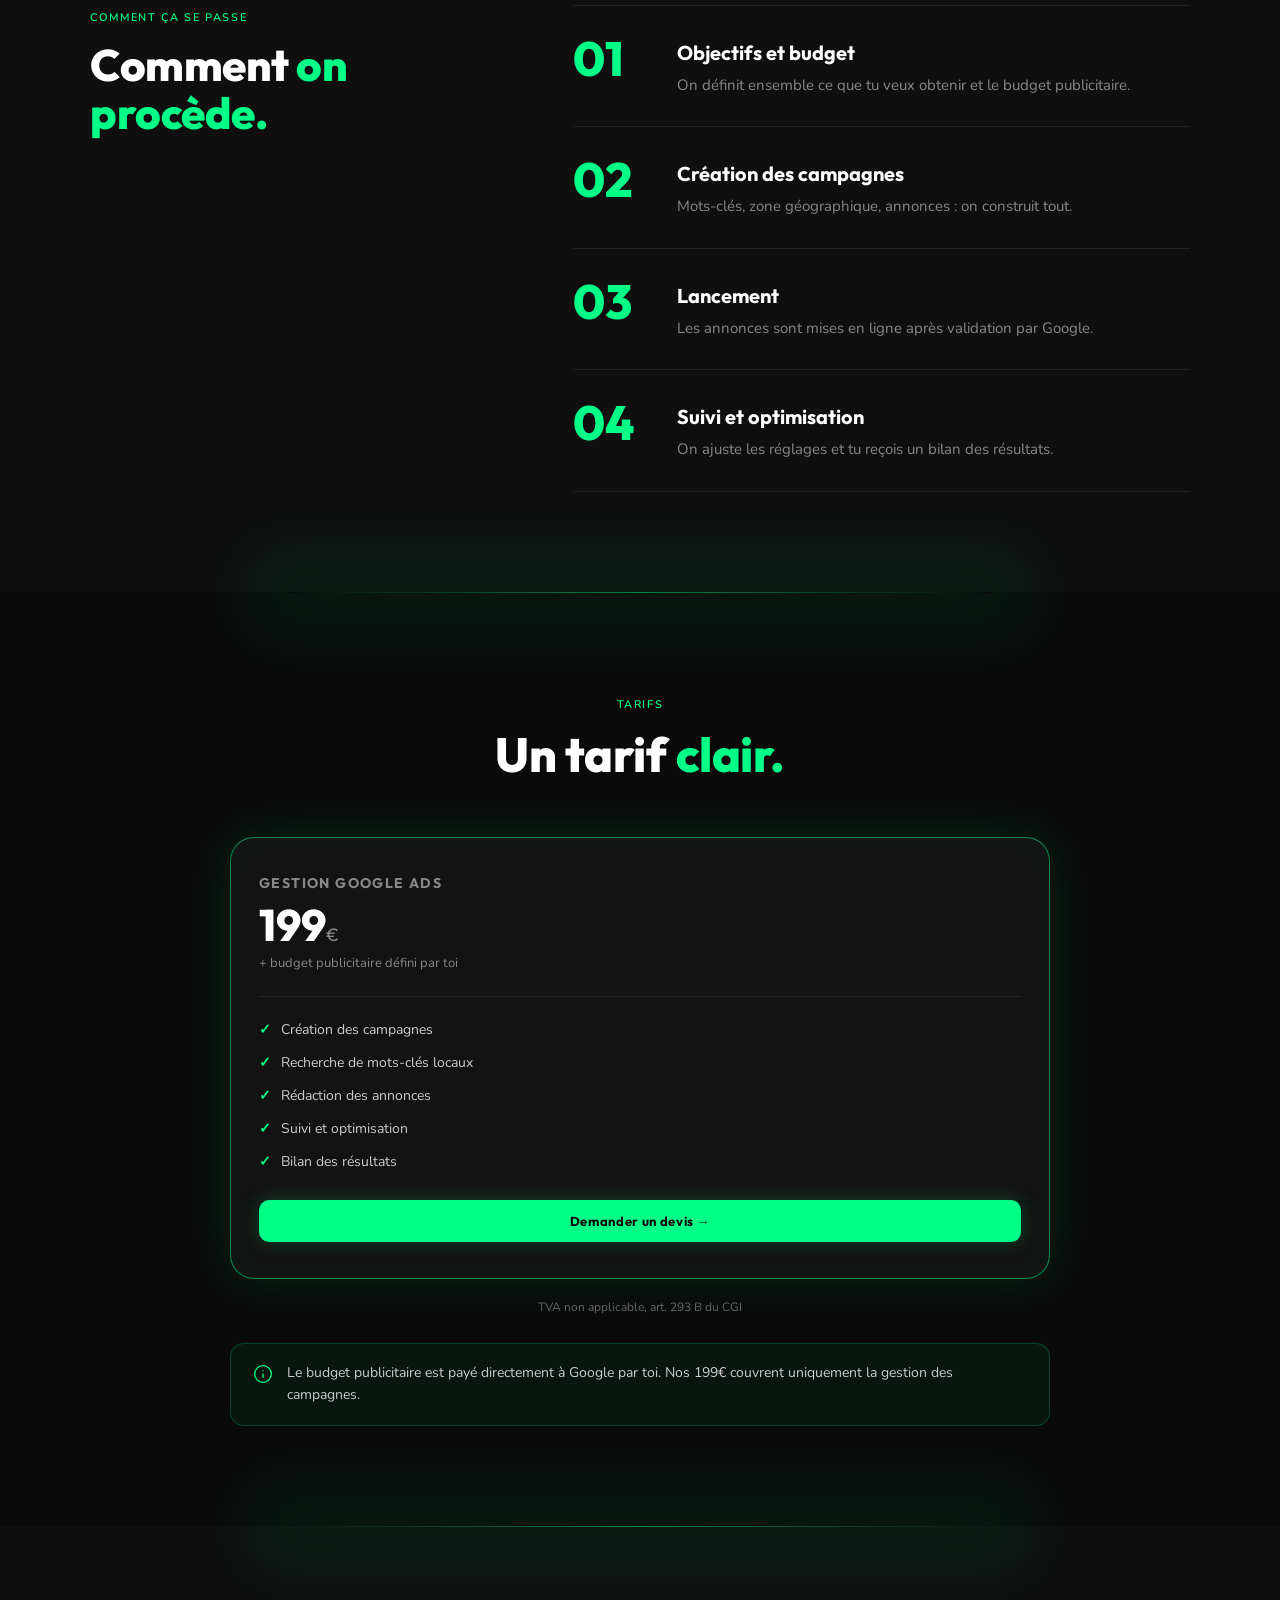
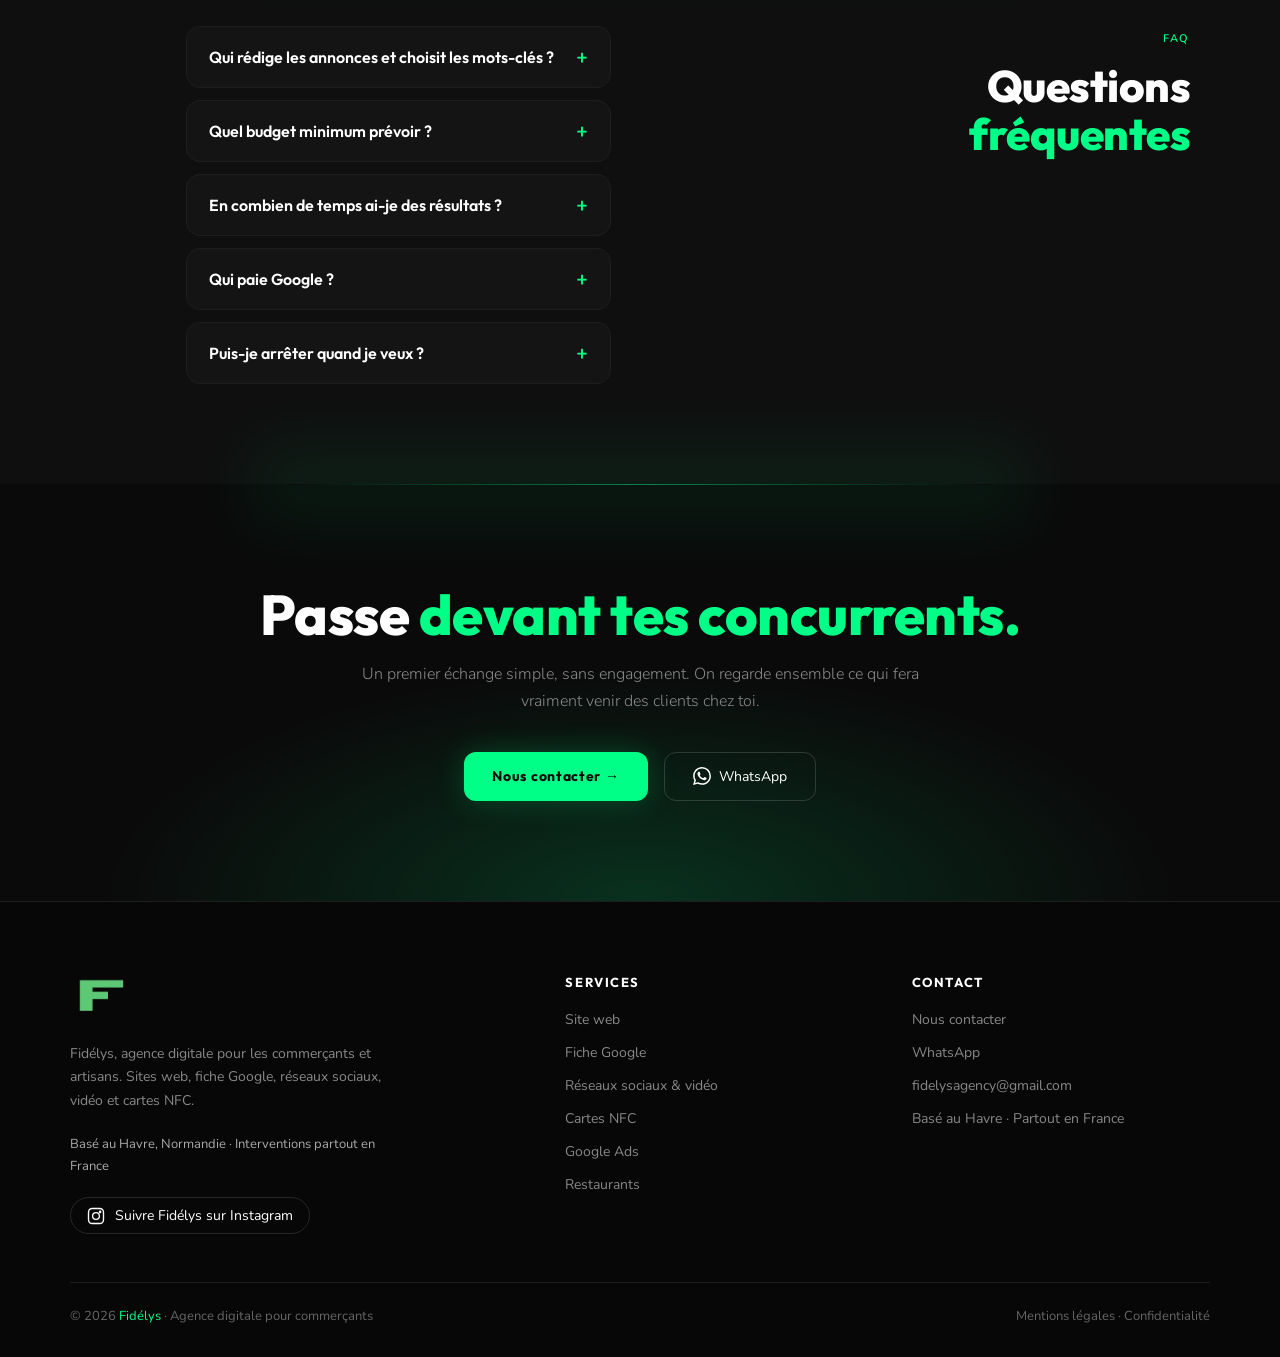
<file: google-ads.html>
<!DOCTYPE html>
<html lang="fr">
<head>
<meta charset="UTF-8">
<meta name="viewport" content="width=device-width, initial-scale=1.0">
<title>Publicité Google Ads pour commerçants | Fidélys – Le Havre et partout en France</title>
<meta name="description" content="Gestion de campagnes Google Ads pour commerçants et artisans, basé au Havre, partout en France : annonces locales ciblées, budget maîtrisé, suivi des résultats. Gestion 199€.">
<link rel="canonical" href="https://fidelys.pro/google-ads">
<meta property="og:type" content="website">
<meta property="og:locale" content="fr_FR">
<meta property="og:site_name" content="Fidélys">
<meta property="og:title" content="Publicité Google Ads pour commerçants | Fidélys – Le Havre et partout en France">
<meta property="og:description" content="Gestion de campagnes Google Ads pour commerçants et artisans, basé au Havre, partout en France : annonces locales ciblées, budget maîtrisé, suivi des résultats. Gestion 199€.">
<meta property="og:url" content="https://fidelys.pro/google-ads">
<meta property="og:image" content="https://fidelys.pro/images/cartes-nfc.jpg">
<link rel="icon" type="image/png" href="images/logo_fidelys.png">
<link rel="apple-touch-icon" href="images/logo_fidelys.png">
<link rel="preload" href="fonts/outfit-normal-400-800-latin.woff2" as="font" type="font/woff2" crossorigin>
<link rel="preload" href="fonts/nunito-normal-300-700-latin.woff2" as="font" type="font/woff2" crossorigin>
<link rel="stylesheet" href="fonts/polices.css">
<link rel="stylesheet" href="style.css">
</head>
<body>

<!-- NAVBAR -->
<nav>
  <a href="index.html" class="nav-logo" aria-label="Fidélys, retour à l'accueil">
    <img src="images/logo_fidelys.png" alt="Fidélys" width="47" height="36">
  </a>

  <ul class="nav-menu">
    <li class="nav-dropdown">
      <button class="nav-dropdown-btn" type="button" aria-expanded="false" aria-haspopup="true">
        Services
        <svg width="12" height="12" viewBox="0 0 24 24" fill="none" stroke="currentColor" stroke-width="2.5" aria-hidden="true"><path d="M6 9l6 6 6-6"/></svg>
      </button>
      <ul class="nav-dropdown-panel">
        <li><a href="site-web.html">Site web</a></li>
        <li><a href="fiche-google.html">Fiche Google</a></li>
        <li><a href="reseaux-sociaux-video.html">Réseaux sociaux & vidéo</a></li>
        <li><a href="cartes-nfc.html">Cartes NFC</a></li>
        <li><a href="google-ads.html" aria-current="page">Google Ads</a></li>
        <li><a href="restaurants.html">Restaurants</a></li>
      </ul>
    </li>
  </ul>

  <a href="contact.html" class="nav-cta">Nous contacter →</a>

  <button class="nav-burger" type="button" aria-label="Ouvrir le menu" aria-expanded="false">
    <span></span><span></span><span></span>
  </button>

  <div class="nav-mobile">
    <a href="index.html">Accueil</a>
    <div class="nav-mobile-label">Services</div>
    <a href="site-web.html">Site web</a>
    <a href="fiche-google.html">Fiche Google</a>
    <a href="reseaux-sociaux-video.html">Réseaux sociaux & vidéo</a>
    <a href="cartes-nfc.html">Cartes NFC</a>
    <a href="google-ads.html" aria-current="page">Google Ads</a>
    <a href="restaurants.html">Restaurants</a>
    <a href="contact.html" class="nav-mobile-cta">Nous contacter →</a>
  </div>
</nav>

<!-- HERO -->
<section class="page-hero">
  <div class="page-hero-inner">
    <div class="section-badge">Google Ads</div>
    <h1>Publicité Google Ads <span class="accent">pour commerçants</span></h1>
    <p>Apparais tout en haut de Google quand un client du coin cherche ton métier. Des campagnes locales, un budget que tu maîtrises.</p>
    <div class="hero-actions">
      <a href="contact.html?service=google-ads" class="btn-primary">Demander un devis →</a>
      <a href="#tarifs" class="btn-secondary">Voir les tarifs</a>
    </div>
  </div>
</section>

<!-- VISUEL ANNOTÉ -->
<section>
  <div class="container">
    
  <div class="section-header center fade-up">
    <div class="section-badge">Ce que tu obtiens</div>
    <h2 class="section-title">Des clients, <span class="accent">pas des clics.</span></h2>
    
  </div>
    <div class="annotated">
      <div class="annots gauche">
        <div class="annot" style="--i:0"><h3>Tout en haut de Google</h3><p>Avant les résultats naturels.</p></div>
        <div class="annot" style="--i:1"><h3>Ciblé sur ta zone</h3><p>Seulement les recherches autour de chez toi.</p></div>
      </div>
      <div class="annotated-visuel">
        <div class="serp" aria-label="Exemple de page de résultats Google avec une annonce sponsorisée">
          <div class="serp-barre"><svg width="16" height="16" viewBox="0 0 24 24" fill="none" stroke="#9aa0a6" stroke-width="2" aria-hidden="true"><circle cx="11" cy="11" r="7"/><path d="M21 21l-4.3-4.3"/></svg>coiffeur le havre</div>
          <div class="serp-onglets"><span>Tous</span><span>Maps</span><span>Images</span><span>Actualités</span></div>
          <div class="serp-annonce">
            <div class="serp-sponso">Sponsorisé</div>
            <div class="serp-site"><span class="serp-favicon">S</span><div><b>Salon Exemple</b><small>www.salon-exemple.fr</small></div></div>
            <div class="serp-titre">Salon Exemple – Coiffeur au Havre | Prenez RDV en ligne</div>
            <p class="serp-desc">Coupe, couleur et barbe en centre-ville du Havre. Sans attente, sur rendez-vous. 4,9/5 sur Google.</p>
            <div class="serp-liens"><span>Réserver</span><span>Tarifs</span><span>Itinéraire</span></div>
          </div>
          <div class="serp-gris" aria-hidden="true"><i></i><i></i><i></i><i></i></div>
          <div class="serp-gris" aria-hidden="true"><i></i><i></i><i></i><i></i></div>
        </div>
      </div>
      <div class="annots droite">
        <div class="annot" style="--i:2"><h3>Budget maîtrisé</h3><p>Tu fixes le plafond, on s'y tient.</p></div>
        <div class="annot" style="--i:3"><h3>Résultats suivis chaque mois</h3><p>Appels, clics et itinéraires mesurés.</p></div>
      </div>
    </div>
    <p class="visuel-legende">Exemple de résultats, commerce fictif</p>
  </div>
</section>

<!-- COMMENT ÇA SE PASSE -->
<section class="section-alt">
  <div class="split">
    <div class="split-aside fade-up">
      <div class="section-badge">Comment ça se passe</div>
      <h2 class="section-title">Comment <span class="accent">on procède.</span></h2>
      
    </div>
    <ol class="etapes">
      <li class="etape fade-up">
        <span class="etape-num">01</span>
        <h3 class="etape-titre">Objectifs et budget</h3>
        <p class="etape-texte">On définit ensemble ce que tu veux obtenir et le budget publicitaire.</p>
      </li>
      <li class="etape fade-up">
        <span class="etape-num">02</span>
        <h3 class="etape-titre">Création des campagnes</h3>
        <p class="etape-texte">Mots-clés, zone géographique, annonces : on construit tout.</p>
      </li>
      <li class="etape fade-up">
        <span class="etape-num">03</span>
        <h3 class="etape-titre">Lancement</h3>
        <p class="etape-texte">Les annonces sont mises en ligne après validation par Google.</p>
      </li>
      <li class="etape fade-up">
        <span class="etape-num">04</span>
        <h3 class="etape-titre">Suivi et optimisation</h3>
        <p class="etape-texte">On ajuste les réglages et tu reçois un bilan des résultats.</p>
      </li>
    </ol>
  </div>
</section>

<!-- TARIFS -->
<section id="tarifs">
  <div class="container">
    
  <div class="section-header center fade-up">
    <div class="section-badge">Tarifs</div>
    <h2 class="section-title">Un tarif <span class="accent">clair.</span></h2>
    
  </div>
    <div class="offres-grid cols-2">
      <div class="offre-card featured fade-up">
        
        <div class="offre-name">Gestion Google Ads</div>
        <div class="offre-price">199<small>€</small></div>
        <div class="offre-period">+ budget publicitaire défini par toi</div>
        <div class="offre-divider"></div>
        <ul class="offre-features">
          <li>Création des campagnes</li>
          <li>Recherche de mots-clés locaux</li>
          <li>Rédaction des annonces</li>
          <li>Suivi et optimisation</li>
          <li>Bilan des résultats</li>
        </ul>
        <a href="contact.html?service=google-ads" class="offre-btn offre-btn-primary">Demander un devis →</a>
      </div>
    </div>
    <p class="price-note">TVA non applicable, art. 293 B du CGI</p>
    <div class="info-note"><svg width="20" height="20" viewBox="0 0 24 24" fill="none" stroke="#00FF87" stroke-width="1.6" stroke-linecap="round" stroke-linejoin="round" aria-hidden="true"><circle cx="12" cy="12" r="10"/><path d="M12 16v-4M12 8h.01"/></svg><div>Le budget publicitaire est payé directement à Google par toi. Nos 199€ couvrent uniquement la gestion des campagnes.</div></div>
  </div>
</section>

<!-- FAQ -->
<section class="section-alt">
  <div class="split reverse">
    <div class="split-aside fade-up">
      <div class="section-badge">FAQ</div>
      <h2 class="section-title">Questions <span class="accent">fréquentes</span></h2>
    </div>
    <div class="faq">
      <details class="fade-up">
        <summary>Qui rédige les annonces et choisit les mots-clés ?</summary>
        <div class="faq-answer">Nous. On sélectionne les recherches qui amènent des clients (pas des curieux) et on rédige des annonces claires qui donnent envie d'appeler ou de passer te voir.</div>
      </details>
      <details class="fade-up">
        <summary>Quel budget minimum prévoir ?</summary>
        <div class="faq-answer">Google n'impose pas de minimum. Pour un commerce local, on conseille de démarrer avec un budget que tu peux tenir au moins un mois, pour avoir assez de données à optimiser. On t'aide à le fixer.</div>
      </details>
      <details class="fade-up">
        <summary>En combien de temps ai-je des résultats ?</summary>
        <div class="faq-answer">Les annonces peuvent être diffusées dès leur validation par Google, souvent sous 24 à 48h. Il faut ensuite quelques semaines d'optimisation pour trouver les meilleurs réglages.</div>
      </details>
      <details class="fade-up">
        <summary>Qui paie Google ?</summary>
        <div class="faq-answer">Toi, directement. Le budget publicitaire est prélevé par Google sur ton moyen de paiement. Nos honoraires de gestion sont séparés.</div>
      </details>
      <details class="fade-up">
        <summary>Puis-je arrêter quand je veux ?</summary>
        <div class="faq-answer">Oui. Les campagnes peuvent être mises en pause ou arrêtées à tout moment, et la dépense publicitaire s'arrête aussitôt.</div>
      </details>
    </div>
  </div>
</section>

<!-- CTA FINAL -->
<section class="cta-final">
  <div class="container fade-up">
    <h2 class="section-title">Passe <span class="accent">devant tes concurrents.</span></h2>
    <p class="section-sub">Un premier échange simple, sans engagement. On regarde ensemble ce qui fera vraiment venir des clients chez toi.</p>
    <div class="cta-actions">
      <a href="contact.html" class="btn-primary">Nous contacter →</a>
      <a href="https://wa.me/33753344590?text=Bonjour%2C%20je%20vous%20contacte%20depuis%20le%20site%20Fid%C3%A9lys." class="btn-secondary" target="_blank" rel="noopener"><svg width="18" height="18" viewBox="0 0 24 24" fill="currentColor" aria-hidden="true"><path d="M17.472 14.382c-.297-.149-1.758-.867-2.03-.967-.273-.099-.471-.148-.67.15-.197.297-.767.966-.94 1.164-.173.199-.347.223-.644.075-.297-.15-1.255-.463-2.39-1.475-.883-.788-1.48-1.761-1.653-2.059-.173-.297-.018-.458.13-.606.134-.133.298-.347.446-.52.149-.174.198-.298.298-.497.099-.198.05-.371-.025-.52-.075-.149-.669-1.612-.916-2.207-.242-.579-.487-.5-.669-.51-.173-.008-.371-.01-.57-.01-.198 0-.52.074-.792.372-.272.297-1.04 1.016-1.04 2.479 0 1.462 1.065 2.875 1.213 3.074.149.198 2.096 3.2 5.077 4.487.709.306 1.262.489 1.694.625.712.227 1.36.195 1.871.118.571-.085 1.758-.719 2.006-1.413.248-.694.248-1.289.173-1.413-.074-.124-.272-.198-.57-.347m-5.421 7.403h-.004a9.87 9.87 0 01-5.031-1.378l-.361-.214-3.741.982.998-3.648-.235-.374a9.86 9.86 0 01-1.51-5.26c.001-5.45 4.436-9.884 9.888-9.884 2.64 0 5.122 1.03 6.988 2.898a9.825 9.825 0 012.893 6.994c-.003 5.45-4.437 9.884-9.885 9.884m8.413-18.297A11.815 11.815 0 0012.05 0C5.495 0 .16 5.335.157 11.892c0 2.096.547 4.142 1.588 5.945L.057 24l6.305-1.654a11.882 11.882 0 005.683 1.448h.005c6.554 0 11.89-5.335 11.893-11.893a11.821 11.821 0 00-3.48-8.413z"/></svg> WhatsApp</a>
    </div>
  </div>
</section>

<!-- FOOTER -->
<footer>
  <div class="footer-grid">
    <div class="footer-brand">
      <img src="images/logo_fidelys.png" alt="Fidélys" width="58" height="44" loading="lazy">
      <p>Fidélys, agence digitale pour les commerçants et artisans. Sites web, fiche Google, réseaux sociaux, vidéo et cartes NFC.</p>
      <p class="footer-ancrage">Basé au Havre, Normandie · Interventions partout en France</p>
      <a href="https://www.instagram.com/fidelys76/" class="footer-social" target="_blank" rel="noopener">
        <svg width="18" height="18" viewBox="0 0 24 24" fill="none" stroke="currentColor" stroke-width="1.8" aria-hidden="true"><rect x="2" y="2" width="20" height="20" rx="5"/><circle cx="12" cy="12" r="4.5"/><circle cx="17.5" cy="6.5" r="0.8" fill="currentColor"/></svg>
        Suivre Fidélys sur Instagram
      </a>
    </div>
    <div class="footer-col">
      <h4>Services</h4>
      <ul>
        <li><a href="site-web.html">Site web</a></li>
        <li><a href="fiche-google.html">Fiche Google</a></li>
        <li><a href="reseaux-sociaux-video.html">Réseaux sociaux & vidéo</a></li>
        <li><a href="cartes-nfc.html">Cartes NFC</a></li>
        <li><a href="google-ads.html">Google Ads</a></li>
        <li><a href="restaurants.html">Restaurants</a></li>
      </ul>
    </div>
    <div class="footer-col">
      <h4>Contact</h4>
      <ul>
        <li><a href="contact.html">Nous contacter</a></li>
        <li><a href="https://wa.me/33753344590?text=Bonjour%2C%20je%20vous%20contacte%20depuis%20le%20site%20Fid%C3%A9lys." target="_blank" rel="noopener">WhatsApp</a></li>
        <li><a href="mailto:fidelysagency@gmail.com">fidelysagency@gmail.com</a></li>
        <li><span>Basé au Havre · Partout en France</span></li>
      </ul>
    </div>
  </div>
  <div class="footer-bottom">
    <div>© 2026 <span class="brand">Fidélys</span> · Agence digitale pour commerçants</div>
    <div><a href="mentions-legales.html">Mentions légales</a> · <a href="mentions-legales.html#confidentialite">Confidentialité</a></div>
  </div>
</footer>

<!-- WHATSAPP FLOTTANT -->
<a href="https://wa.me/33753344590?text=Bonjour%2C%20je%20vous%20contacte%20depuis%20le%20site%20Fid%C3%A9lys." class="wa-float" target="_blank" rel="noopener" aria-label="Nous écrire sur WhatsApp">
  <svg width="28" height="28" viewBox="0 0 24 24" fill="#0A0A0A" aria-hidden="true"><path d="M17.472 14.382c-.297-.149-1.758-.867-2.03-.967-.273-.099-.471-.148-.67.15-.197.297-.767.966-.94 1.164-.173.199-.347.223-.644.075-.297-.15-1.255-.463-2.39-1.475-.883-.788-1.48-1.761-1.653-2.059-.173-.297-.018-.458.13-.606.134-.133.298-.347.446-.52.149-.174.198-.298.298-.497.099-.198.05-.371-.025-.52-.075-.149-.669-1.612-.916-2.207-.242-.579-.487-.5-.669-.51-.173-.008-.371-.01-.57-.01-.198 0-.52.074-.792.372-.272.297-1.04 1.016-1.04 2.479 0 1.462 1.065 2.875 1.213 3.074.149.198 2.096 3.2 5.077 4.487.709.306 1.262.489 1.694.625.712.227 1.36.195 1.871.118.571-.085 1.758-.719 2.006-1.413.248-.694.248-1.289.173-1.413-.074-.124-.272-.198-.57-.347m-5.421 7.403h-.004a9.87 9.87 0 01-5.031-1.378l-.361-.214-3.741.982.998-3.648-.235-.374a9.86 9.86 0 01-1.51-5.26c.001-5.45 4.436-9.884 9.888-9.884 2.64 0 5.122 1.03 6.988 2.898a9.825 9.825 0 012.893 6.994c-.003 5.45-4.437 9.884-9.885 9.884m8.413-18.297A11.815 11.815 0 0012.05 0C5.495 0 .16 5.335.157 11.892c0 2.096.547 4.142 1.588 5.945L.057 24l6.305-1.654a11.882 11.882 0 005.683 1.448h.005c6.554 0 11.89-5.335 11.893-11.893a11.821 11.821 0 00-3.48-8.413z"/></svg>
</a>

<script src="script.js" defer></script>
</body>
</html>
</file>
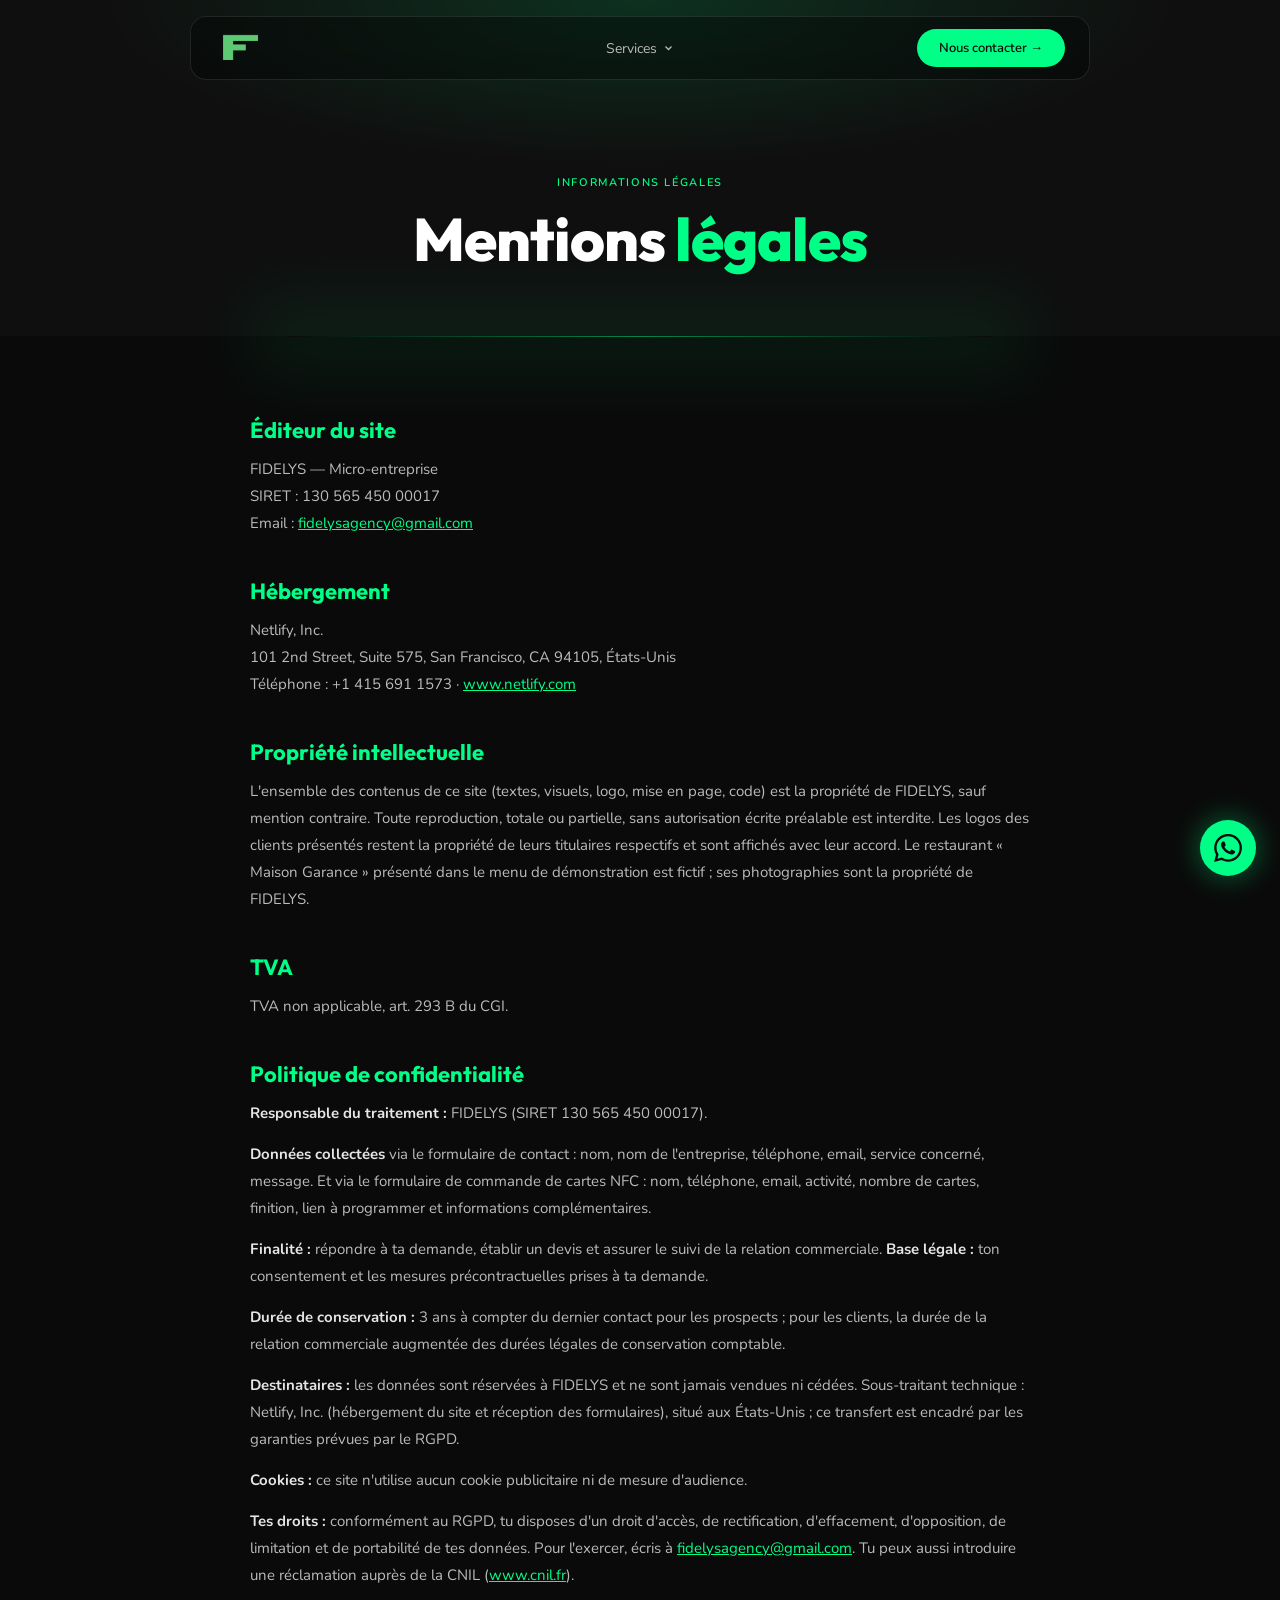
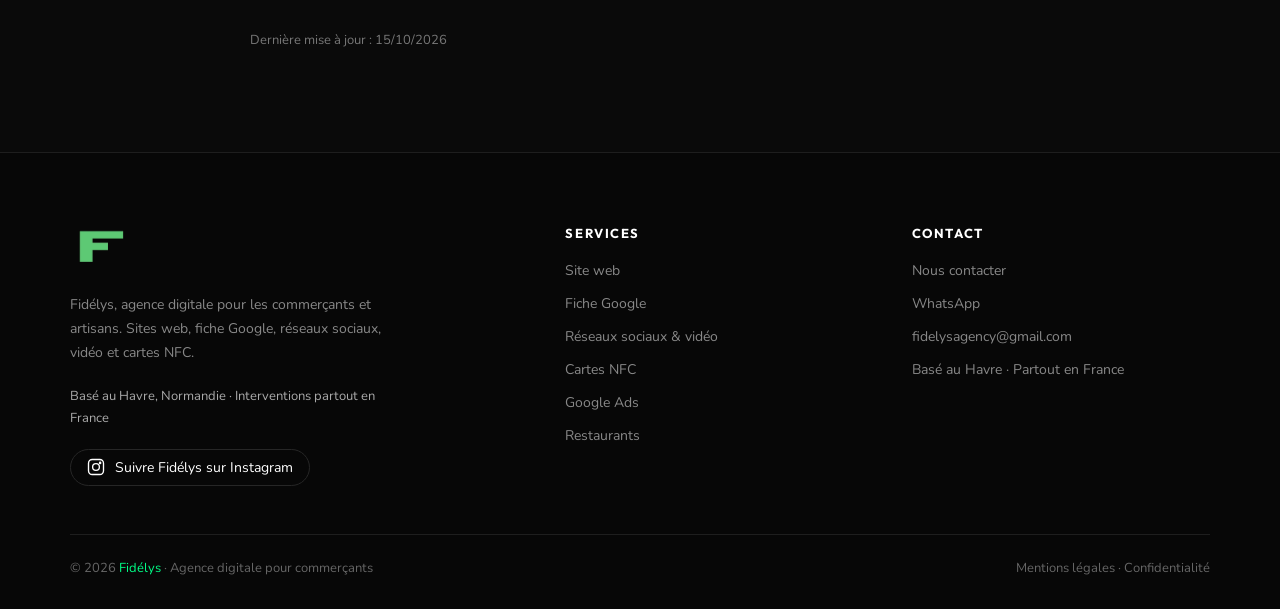
<file: mentions-legales.html>
<!DOCTYPE html>
<html lang="fr">
<head>
<meta charset="UTF-8">
<meta name="viewport" content="width=device-width, initial-scale=1.0">
<title>Mentions légales et confidentialité | Fidélys – Le Havre et partout en France</title>
<meta name="description" content="Mentions légales et politique de confidentialité du site Fidélys, agence digitale basée au Havre, partout en France.">
<link rel="canonical" href="https://fidelys.pro/mentions-legales">
<meta property="og:type" content="website">
<meta property="og:locale" content="fr_FR">
<meta property="og:site_name" content="Fidélys">
<meta property="og:title" content="Mentions légales et confidentialité | Fidélys – Le Havre et partout en France">
<meta property="og:description" content="Mentions légales et politique de confidentialité du site Fidélys, agence digitale basée au Havre, partout en France.">
<meta property="og:url" content="https://fidelys.pro/mentions-legales">
<meta property="og:image" content="https://fidelys.pro/images/cartes-nfc.jpg">
<link rel="icon" type="image/png" href="images/logo_fidelys.png">
<link rel="apple-touch-icon" href="images/logo_fidelys.png">
<link rel="preload" href="fonts/outfit-normal-400-800-latin.woff2" as="font" type="font/woff2" crossorigin>
<link rel="preload" href="fonts/nunito-normal-300-700-latin.woff2" as="font" type="font/woff2" crossorigin>
<link rel="stylesheet" href="fonts/polices.css">
<link rel="stylesheet" href="style.css">
</head>
<body>

<!-- NAVBAR -->
<nav>
  <a href="index.html" class="nav-logo" aria-label="Fidélys, retour à l'accueil">
    <img src="images/logo_fidelys.png" alt="Fidélys" width="47" height="36">
  </a>

  <ul class="nav-menu">
    <li class="nav-dropdown">
      <button class="nav-dropdown-btn" type="button" aria-expanded="false" aria-haspopup="true">
        Services
        <svg width="12" height="12" viewBox="0 0 24 24" fill="none" stroke="currentColor" stroke-width="2.5" aria-hidden="true"><path d="M6 9l6 6 6-6"/></svg>
      </button>
      <ul class="nav-dropdown-panel">
        <li><a href="site-web.html">Site web</a></li>
        <li><a href="fiche-google.html">Fiche Google</a></li>
        <li><a href="reseaux-sociaux-video.html">Réseaux sociaux & vidéo</a></li>
        <li><a href="cartes-nfc.html">Cartes NFC</a></li>
        <li><a href="google-ads.html">Google Ads</a></li>
        <li><a href="restaurants.html">Restaurants</a></li>
      </ul>
    </li>
  </ul>

  <a href="contact.html" class="nav-cta">Nous contacter →</a>

  <button class="nav-burger" type="button" aria-label="Ouvrir le menu" aria-expanded="false">
    <span></span><span></span><span></span>
  </button>

  <div class="nav-mobile">
    <a href="index.html">Accueil</a>
    <div class="nav-mobile-label">Services</div>
    <a href="site-web.html">Site web</a>
    <a href="fiche-google.html">Fiche Google</a>
    <a href="reseaux-sociaux-video.html">Réseaux sociaux & vidéo</a>
    <a href="cartes-nfc.html">Cartes NFC</a>
    <a href="google-ads.html">Google Ads</a>
    <a href="restaurants.html">Restaurants</a>
    <a href="contact.html" class="nav-mobile-cta">Nous contacter →</a>
  </div>
</nav>

<section class="page-hero" style="padding-bottom:40px;">
  <div class="page-hero-inner">
    <div class="section-badge">Informations légales</div>
    <h1>Mentions <span class="accent">légales</span></h1>
  </div>
</section>

<section style="padding-top:40px;">
  <div class="legal">
    <h2>Éditeur du site</h2>
    <p>FIDELYS — Micro-entreprise<br>
    SIRET : 130 565 450 00017<br>
    Email : <a href="mailto:fidelysagency@gmail.com">fidelysagency@gmail.com</a></p>

    <h2>Hébergement</h2>
    <p>Netlify, Inc.<br>
    101 2nd Street, Suite 575, San Francisco, CA 94105, États-Unis<br>
    Téléphone : +1 415 691 1573 · <a href="https://www.netlify.com" target="_blank" rel="noopener">www.netlify.com</a></p>

    <h2>Propriété intellectuelle</h2>
    <p>L'ensemble des contenus de ce site (textes, visuels, logo, mise en page, code) est la propriété de FIDELYS, sauf mention contraire. Toute reproduction, totale ou partielle, sans autorisation écrite préalable est interdite. Les logos des clients présentés restent la propriété de leurs titulaires respectifs et sont affichés avec leur accord. Le restaurant « Maison Garance » présenté dans le menu de démonstration est fictif ; ses photographies sont la propriété de FIDELYS.</p>

    <h2>TVA</h2>
    <p>TVA non applicable, art. 293 B du CGI.</p>

    <h2 id="confidentialite">Politique de confidentialité</h2>
    <p><strong>Responsable du traitement :</strong> FIDELYS (SIRET 130 565 450 00017).</p>
    <p><strong>Données collectées</strong> via le formulaire de contact : nom, nom de l'entreprise, téléphone, email, service concerné, message. Et via le formulaire de commande de cartes NFC : nom, téléphone, email, activité, nombre de cartes, finition, lien à programmer et informations complémentaires.</p>
    <p><strong>Finalité :</strong> répondre à ta demande, établir un devis et assurer le suivi de la relation commerciale. <strong>Base légale :</strong> ton consentement et les mesures précontractuelles prises à ta demande.</p>
    <p><strong>Durée de conservation :</strong> 3 ans à compter du dernier contact pour les prospects ; pour les clients, la durée de la relation commerciale augmentée des durées légales de conservation comptable.</p>
    <p><strong>Destinataires :</strong> les données sont réservées à FIDELYS et ne sont jamais vendues ni cédées. Sous-traitant technique : Netlify, Inc. (hébergement du site et réception des formulaires), situé aux États-Unis ; ce transfert est encadré par les garanties prévues par le RGPD.</p>
    <p><strong>Cookies :</strong> ce site n'utilise aucun cookie publicitaire ni de mesure d'audience.</p>
    <p><strong>Tes droits :</strong> conformément au RGPD, tu disposes d'un droit d'accès, de rectification, d'effacement, d'opposition, de limitation et de portabilité de tes données. Pour l'exercer, écris à <a href="mailto:fidelysagency@gmail.com">fidelysagency@gmail.com</a>. Tu peux aussi introduire une réclamation auprès de la CNIL (<a href="https://www.cnil.fr" target="_blank" rel="noopener">www.cnil.fr</a>).</p>

    <p class="legal-maj">Dernière mise à jour : 15/10/2026</p>
  </div>
</section>

<!-- FOOTER -->
<footer>
  <div class="footer-grid">
    <div class="footer-brand">
      <img src="images/logo_fidelys.png" alt="Fidélys" width="58" height="44" loading="lazy">
      <p>Fidélys, agence digitale pour les commerçants et artisans. Sites web, fiche Google, réseaux sociaux, vidéo et cartes NFC.</p>
      <p class="footer-ancrage">Basé au Havre, Normandie · Interventions partout en France</p>
      <a href="https://www.instagram.com/fidelys76/" class="footer-social" target="_blank" rel="noopener">
        <svg width="18" height="18" viewBox="0 0 24 24" fill="none" stroke="currentColor" stroke-width="1.8" aria-hidden="true"><rect x="2" y="2" width="20" height="20" rx="5"/><circle cx="12" cy="12" r="4.5"/><circle cx="17.5" cy="6.5" r="0.8" fill="currentColor"/></svg>
        Suivre Fidélys sur Instagram
      </a>
    </div>
    <div class="footer-col">
      <h4>Services</h4>
      <ul>
        <li><a href="site-web.html">Site web</a></li>
        <li><a href="fiche-google.html">Fiche Google</a></li>
        <li><a href="reseaux-sociaux-video.html">Réseaux sociaux & vidéo</a></li>
        <li><a href="cartes-nfc.html">Cartes NFC</a></li>
        <li><a href="google-ads.html">Google Ads</a></li>
        <li><a href="restaurants.html">Restaurants</a></li>
      </ul>
    </div>
    <div class="footer-col">
      <h4>Contact</h4>
      <ul>
        <li><a href="contact.html">Nous contacter</a></li>
        <li><a href="https://wa.me/33753344590?text=Bonjour%2C%20je%20vous%20contacte%20depuis%20le%20site%20Fid%C3%A9lys." target="_blank" rel="noopener">WhatsApp</a></li>
        <li><a href="mailto:fidelysagency@gmail.com">fidelysagency@gmail.com</a></li>
        <li><span>Basé au Havre · Partout en France</span></li>
      </ul>
    </div>
  </div>
  <div class="footer-bottom">
    <div>© 2026 <span class="brand">Fidélys</span> · Agence digitale pour commerçants</div>
    <div><a href="mentions-legales.html">Mentions légales</a> · <a href="mentions-legales.html#confidentialite">Confidentialité</a></div>
  </div>
</footer>

<!-- WHATSAPP FLOTTANT -->
<a href="https://wa.me/33753344590?text=Bonjour%2C%20je%20vous%20contacte%20depuis%20le%20site%20Fid%C3%A9lys." class="wa-float" target="_blank" rel="noopener" aria-label="Nous écrire sur WhatsApp">
  <svg width="28" height="28" viewBox="0 0 24 24" fill="#0A0A0A" aria-hidden="true"><path d="M17.472 14.382c-.297-.149-1.758-.867-2.03-.967-.273-.099-.471-.148-.67.15-.197.297-.767.966-.94 1.164-.173.199-.347.223-.644.075-.297-.15-1.255-.463-2.39-1.475-.883-.788-1.48-1.761-1.653-2.059-.173-.297-.018-.458.13-.606.134-.133.298-.347.446-.52.149-.174.198-.298.298-.497.099-.198.05-.371-.025-.52-.075-.149-.669-1.612-.916-2.207-.242-.579-.487-.5-.669-.51-.173-.008-.371-.01-.57-.01-.198 0-.52.074-.792.372-.272.297-1.04 1.016-1.04 2.479 0 1.462 1.065 2.875 1.213 3.074.149.198 2.096 3.2 5.077 4.487.709.306 1.262.489 1.694.625.712.227 1.36.195 1.871.118.571-.085 1.758-.719 2.006-1.413.248-.694.248-1.289.173-1.413-.074-.124-.272-.198-.57-.347m-5.421 7.403h-.004a9.87 9.87 0 01-5.031-1.378l-.361-.214-3.741.982.998-3.648-.235-.374a9.86 9.86 0 01-1.51-5.26c.001-5.45 4.436-9.884 9.888-9.884 2.64 0 5.122 1.03 6.988 2.898a9.825 9.825 0 012.893 6.994c-.003 5.45-4.437 9.884-9.885 9.884m8.413-18.297A11.815 11.815 0 0012.05 0C5.495 0 .16 5.335.157 11.892c0 2.096.547 4.142 1.588 5.945L.057 24l6.305-1.654a11.882 11.882 0 005.683 1.448h.005c6.554 0 11.89-5.335 11.893-11.893a11.821 11.821 0 00-3.48-8.413z"/></svg>
</a>

<script src="script.js" defer></script>
</body>
</html>
</file>
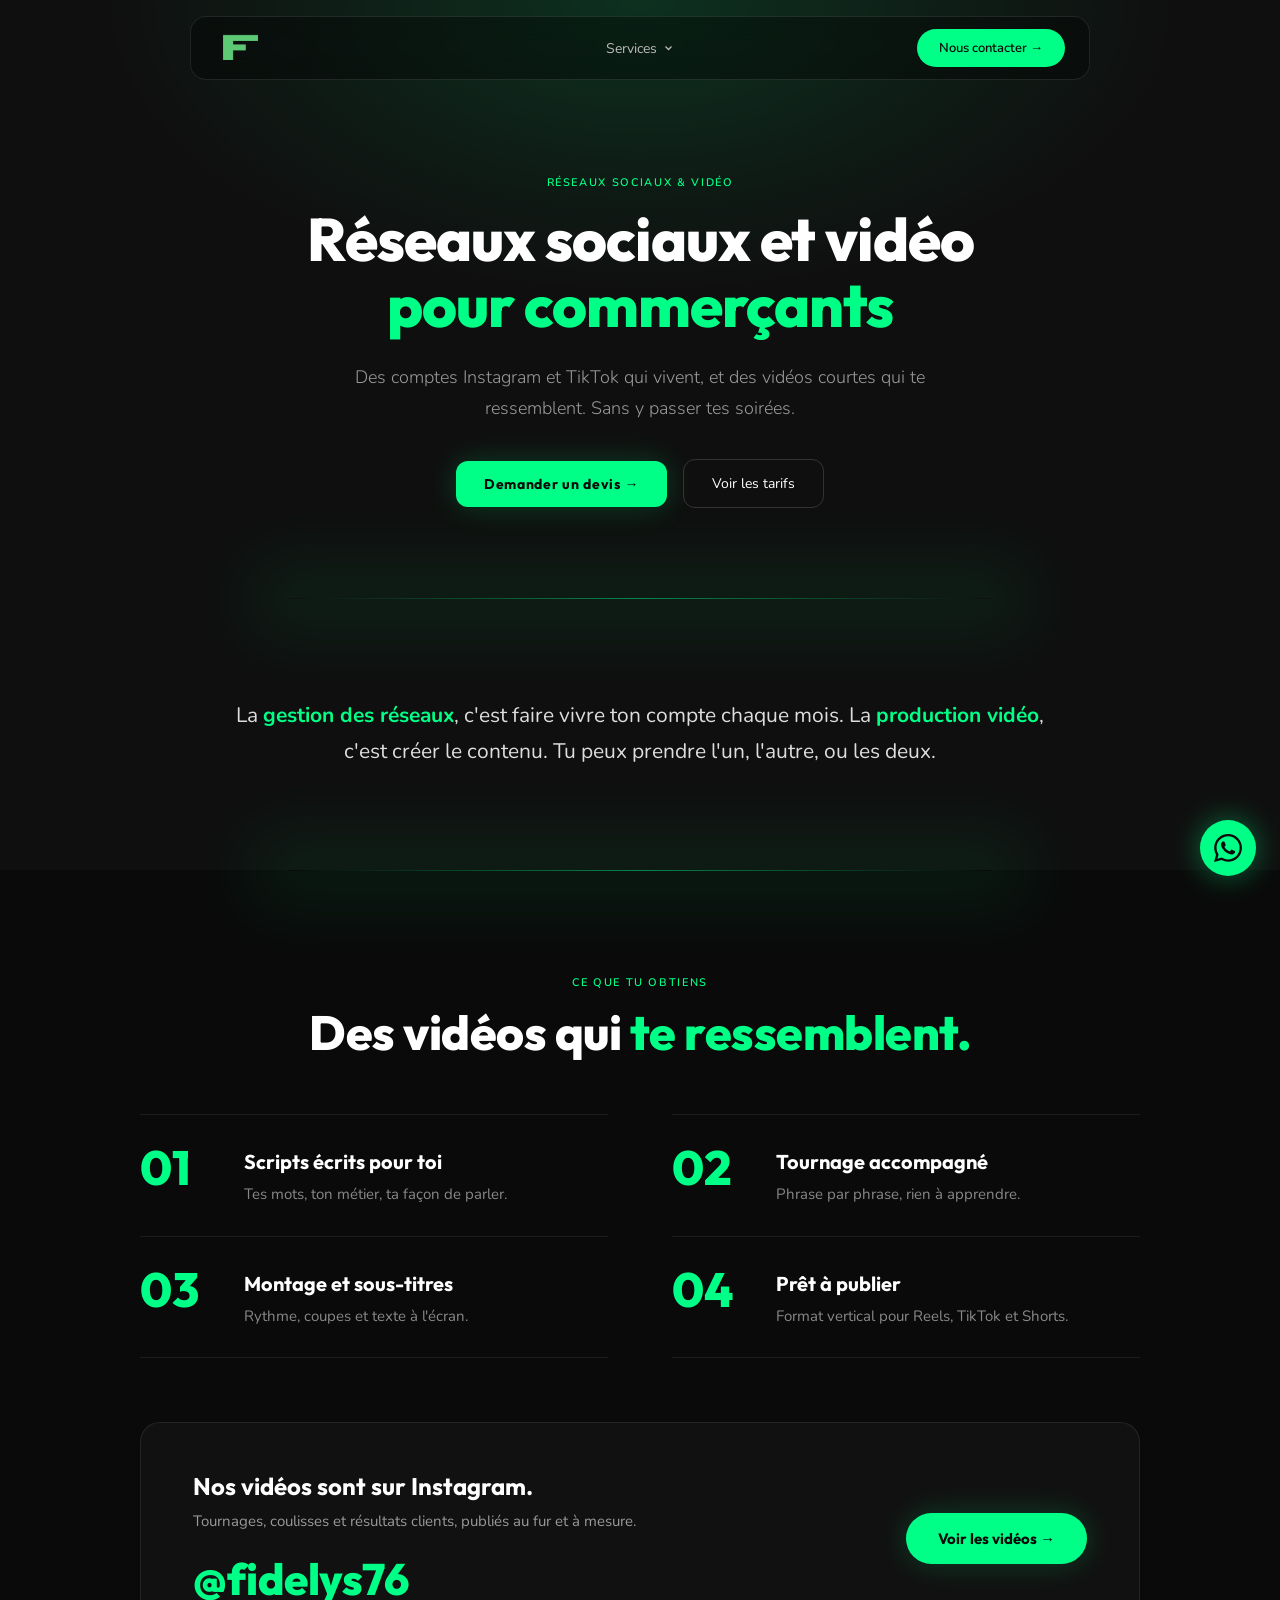
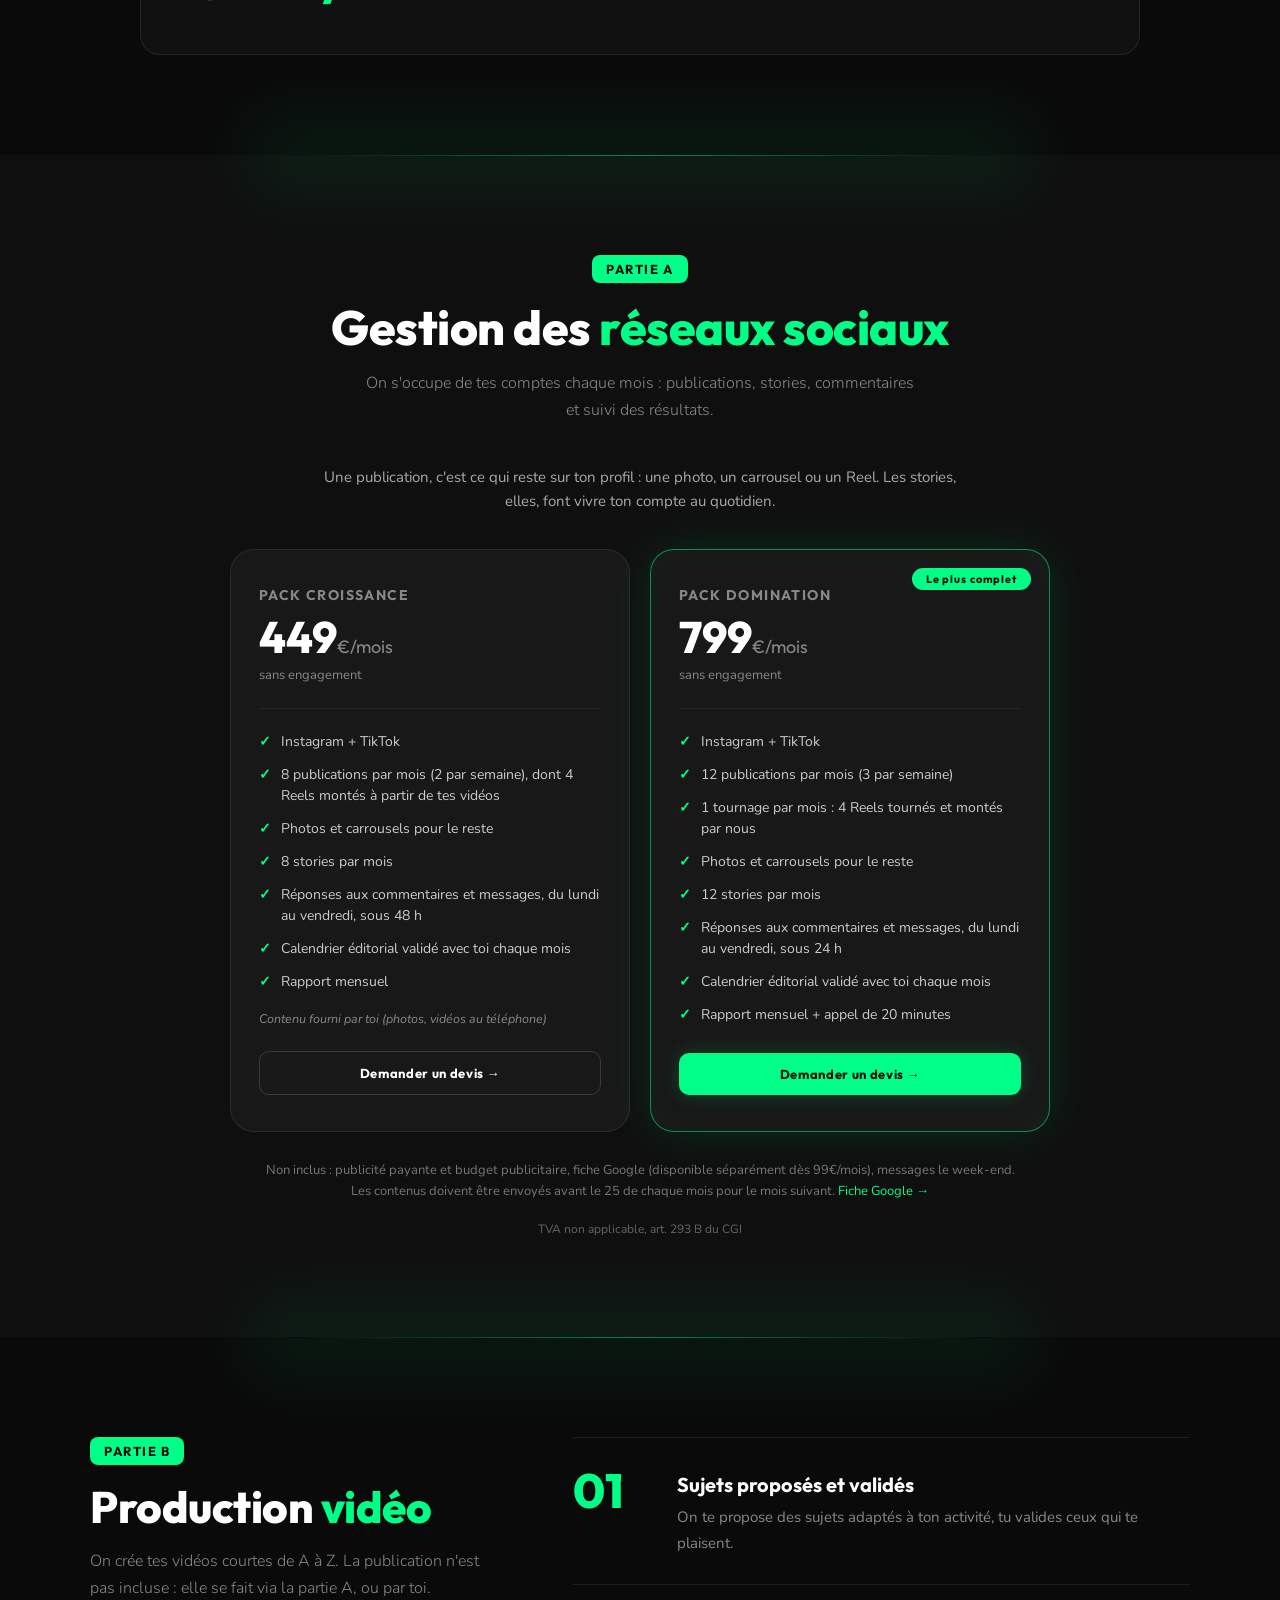
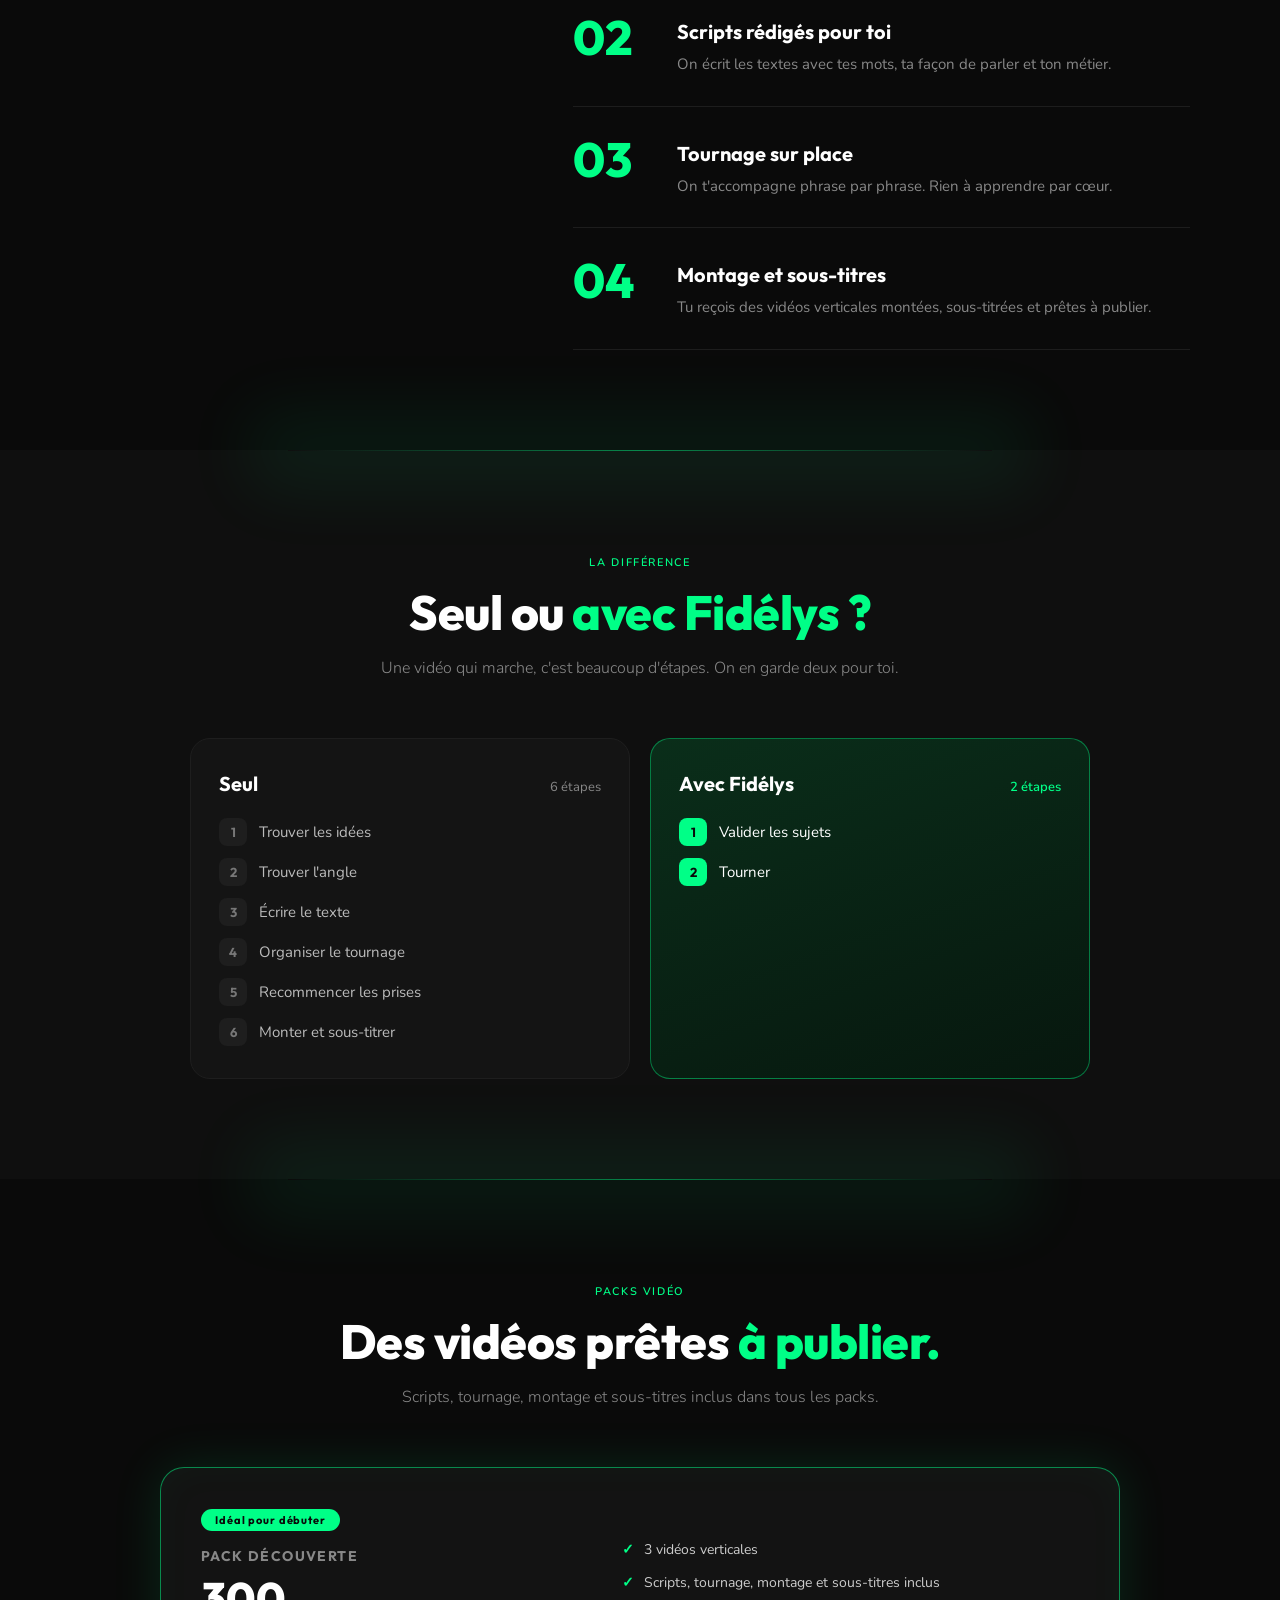
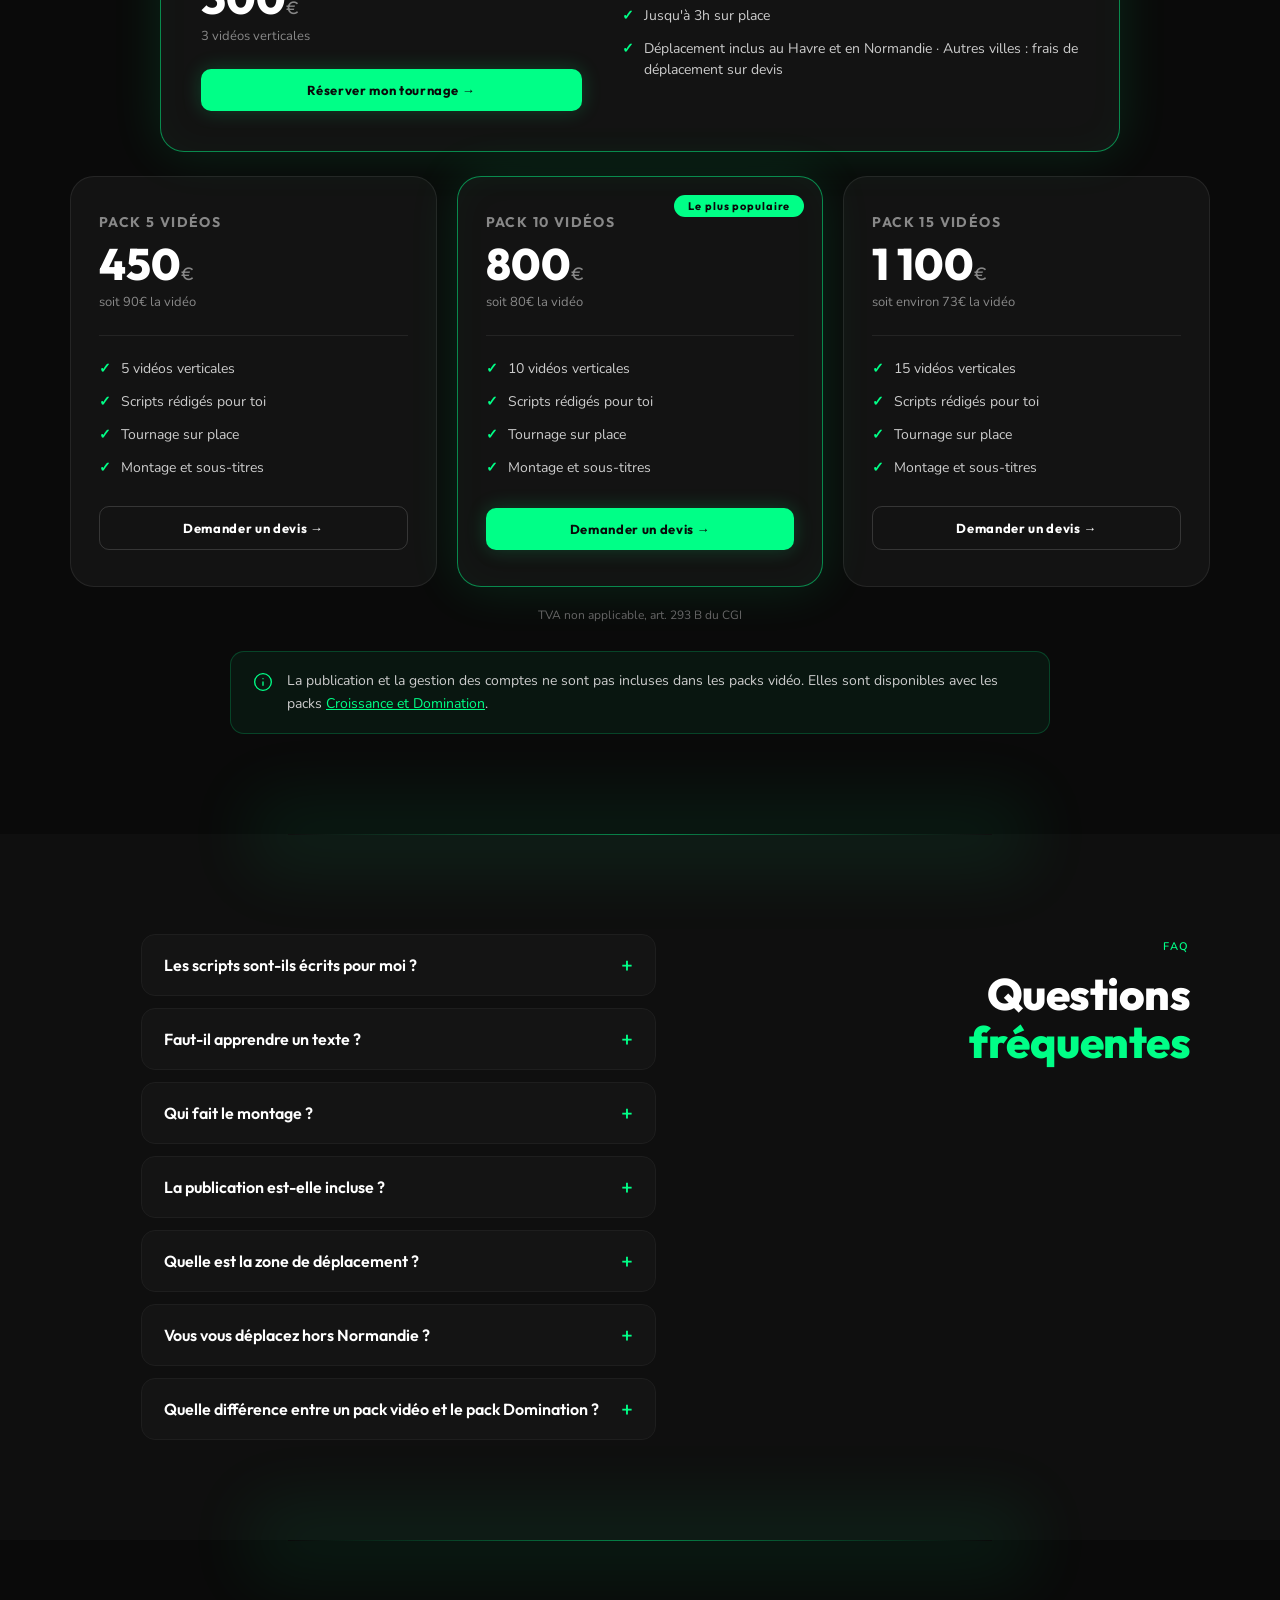
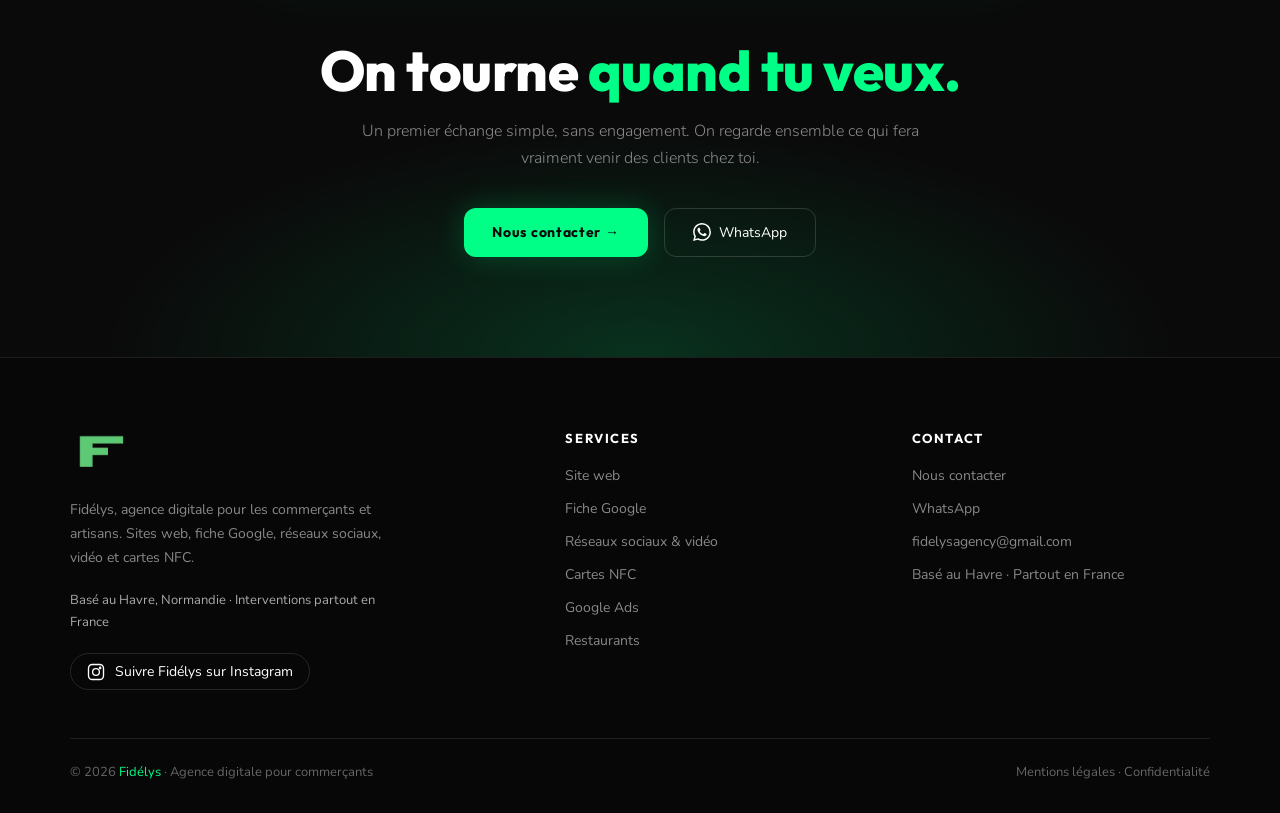
<file: reseaux-sociaux-video.html>
<!DOCTYPE html>
<html lang="fr">
<head>
<meta charset="UTF-8">
<meta name="viewport" content="width=device-width, initial-scale=1.0">
<title>Réseaux sociaux et vidéo pour commerçants | Fidélys – Le Havre et partout en France</title>
<meta name="description" content="Gestion Instagram et TikTok et vidéos courtes pour commerçants, basé au Havre, partout en France : scripts, tournage, montage et sous-titres. Pack Découverte 3 vidéos à 300€.">
<link rel="canonical" href="https://fidelys.pro/reseaux-sociaux-video">
<meta property="og:type" content="website">
<meta property="og:locale" content="fr_FR">
<meta property="og:site_name" content="Fidélys">
<meta property="og:title" content="Réseaux sociaux et vidéo pour commerçants | Fidélys – Le Havre et partout en France">
<meta property="og:description" content="Gestion Instagram et TikTok et vidéos courtes pour commerçants, basé au Havre, partout en France : scripts, tournage, montage et sous-titres. Pack Découverte 3 vidéos à 300€.">
<meta property="og:url" content="https://fidelys.pro/reseaux-sociaux-video">
<meta property="og:image" content="https://fidelys.pro/images/cartes-nfc.jpg">
<link rel="icon" type="image/png" href="images/logo_fidelys.png">
<link rel="apple-touch-icon" href="images/logo_fidelys.png">
<link rel="preload" href="fonts/outfit-normal-400-800-latin.woff2" as="font" type="font/woff2" crossorigin>
<link rel="preload" href="fonts/nunito-normal-300-700-latin.woff2" as="font" type="font/woff2" crossorigin>
<link rel="stylesheet" href="fonts/polices.css">
<link rel="stylesheet" href="style.css">
</head>
<body>

<!-- NAVBAR -->
<nav>
  <a href="index.html" class="nav-logo" aria-label="Fidélys, retour à l'accueil">
    <img src="images/logo_fidelys.png" alt="Fidélys" width="47" height="36">
  </a>

  <ul class="nav-menu">
    <li class="nav-dropdown">
      <button class="nav-dropdown-btn" type="button" aria-expanded="false" aria-haspopup="true">
        Services
        <svg width="12" height="12" viewBox="0 0 24 24" fill="none" stroke="currentColor" stroke-width="2.5" aria-hidden="true"><path d="M6 9l6 6 6-6"/></svg>
      </button>
      <ul class="nav-dropdown-panel">
        <li><a href="site-web.html">Site web</a></li>
        <li><a href="fiche-google.html">Fiche Google</a></li>
        <li><a href="reseaux-sociaux-video.html" aria-current="page">Réseaux sociaux & vidéo</a></li>
        <li><a href="cartes-nfc.html">Cartes NFC</a></li>
        <li><a href="google-ads.html">Google Ads</a></li>
        <li><a href="restaurants.html">Restaurants</a></li>
      </ul>
    </li>
  </ul>

  <a href="contact.html" class="nav-cta">Nous contacter →</a>

  <button class="nav-burger" type="button" aria-label="Ouvrir le menu" aria-expanded="false">
    <span></span><span></span><span></span>
  </button>

  <div class="nav-mobile">
    <a href="index.html">Accueil</a>
    <div class="nav-mobile-label">Services</div>
    <a href="site-web.html">Site web</a>
    <a href="fiche-google.html">Fiche Google</a>
    <a href="reseaux-sociaux-video.html" aria-current="page">Réseaux sociaux & vidéo</a>
    <a href="cartes-nfc.html">Cartes NFC</a>
    <a href="google-ads.html">Google Ads</a>
    <a href="restaurants.html">Restaurants</a>
    <a href="contact.html" class="nav-mobile-cta">Nous contacter →</a>
  </div>
</nav>

<!-- HERO -->
<section class="page-hero">
  <div class="page-hero-inner">
    <div class="section-badge">Réseaux sociaux & vidéo</div>
    <h1>Réseaux sociaux et vidéo <span class="accent">pour commerçants</span></h1>
    <p>Des comptes Instagram et TikTok qui vivent, et des vidéos courtes qui te ressemblent. Sans y passer tes soirées.</p>
    <div class="hero-actions">
      <a href="contact.html?service=reseaux-sociaux-video" class="btn-primary">Demander un devis →</a>
      <a href="#tarifs" class="btn-secondary">Voir les tarifs</a>
    </div>
  </div>
</section>

<!-- INTRODUCTION -->
<section class="section-alt">
  <div class="intro-box fade-up">
    <p>La <strong>gestion des réseaux</strong>, c'est faire vivre ton compte chaque mois. La <strong>production vidéo</strong>, c'est créer le contenu. Tu peux prendre l'un, l'autre, ou les deux.</p>
  </div>
</section>

<!-- CE QUE TU OBTIENS : LISTE ÉDITORIALE + INSTAGRAM -->
<section>
  <div class="container">
    
  <div class="section-header center fade-up">
    <div class="section-badge">Ce que tu obtiens</div>
    <h2 class="section-title">Des vidéos qui <span class="accent">te ressemblent.</span></h2>
    
  </div>
    <ol class="etapes etapes-2col">
      <li class="etape fade-up">
        <span class="etape-num">01</span>
        <h3 class="etape-titre">Scripts écrits pour toi</h3>
        <p class="etape-texte">Tes mots, ton métier, ta façon de parler.</p>
      </li>
      <li class="etape fade-up">
        <span class="etape-num">02</span>
        <h3 class="etape-titre">Tournage accompagné</h3>
        <p class="etape-texte">Phrase par phrase, rien à apprendre.</p>
      </li>
      <li class="etape fade-up">
        <span class="etape-num">03</span>
        <h3 class="etape-titre">Montage et sous-titres</h3>
        <p class="etape-texte">Rythme, coupes et texte à l'écran.</p>
      </li>
      <li class="etape fade-up">
        <span class="etape-num">04</span>
        <h3 class="etape-titre">Prêt à publier</h3>
        <p class="etape-texte">Format vertical pour Reels, TikTok et Shorts.</p>
      </li>
    </ol>

    <div class="insta-videos fade-up">
      <div>
        <h3>Nos vidéos sont sur Instagram.</h3>
        <p>Tournages, coulisses et résultats clients, publiés au fur et à mesure.</p>
        <div class="insta-pseudo">@fidelys76</div>
      </div>
      <a href="https://www.instagram.com/fidelys76/" class="btn-pilule" target="_blank" rel="noopener">Voir les vidéos →</a>
    </div>
  </div>
</section>

<!-- PARTIE A : GESTION DES RÉSEAUX -->
<section id="tarifs" class="section-alt">
  <div class="container">
    <div class="section-header center fade-up">
      <div class="part-label">Partie A</div>
      <h2 class="section-title">Gestion des <span class="accent">réseaux sociaux</span></h2>
      <p class="section-sub">On s'occupe de tes comptes chaque mois : publications, stories, commentaires et suivi des résultats.</p>
    </div>
    <p class="packs-intro fade-up">Une publication, c'est ce qui reste sur ton profil : une photo, un carrousel ou un Reel. Les stories, elles, font vivre ton compte au quotidien.</p>
    <div class="offres-grid cols-2">
      <div class="offre-card fade-up">
        
        <div class="offre-name">Pack Croissance</div>
        <div class="offre-price">449<small>€/mois</small></div>
        <div class="offre-period">sans engagement</div>
        <div class="offre-divider"></div>
        <ul class="offre-features">
          <li>Instagram + TikTok</li>
          <li>8 publications par mois (2 par semaine), dont 4 Reels montés à partir de tes vidéos</li>
          <li>Photos et carrousels pour le reste</li>
          <li>8 stories par mois</li>
          <li>Réponses aux commentaires et messages, du lundi au vendredi, sous 48&nbsp;h</li>
          <li>Calendrier éditorial validé avec toi chaque mois</li>
          <li>Rapport mensuel</li>
        </ul>
        <p class="offre-mention">Contenu fourni par toi (photos, vidéos au téléphone)</p>
        <a href="contact.html?service=reseaux-sociaux-video" class="offre-btn offre-btn-secondary">Demander un devis →</a>
      </div>
      <div class="offre-card featured fade-up">
        <div class="offre-badge">Le plus complet</div>
        <div class="offre-name">Pack Domination</div>
        <div class="offre-price">799<small>€/mois</small></div>
        <div class="offre-period">sans engagement</div>
        <div class="offre-divider"></div>
        <ul class="offre-features">
          <li>Instagram + TikTok</li>
          <li>12 publications par mois (3 par semaine)</li>
          <li>1 tournage par mois : 4 Reels tournés et montés par nous</li>
          <li>Photos et carrousels pour le reste</li>
          <li>12 stories par mois</li>
          <li>Réponses aux commentaires et messages, du lundi au vendredi, sous 24&nbsp;h</li>
          <li>Calendrier éditorial validé avec toi chaque mois</li>
          <li>Rapport mensuel + appel de 20 minutes</li>
        </ul>
        <a href="contact.html?service=reseaux-sociaux-video" class="offre-btn offre-btn-primary">Demander un devis →</a>
      </div>
    </div>
    <p class="packs-non-inclus">Non inclus : publicité payante et budget publicitaire, fiche Google (disponible séparément dès 99€/mois), messages le week-end. Les contenus doivent être envoyés avant le 25 de chaque mois pour le mois suivant. <a href="fiche-google.html">Fiche Google →</a></p>
    <p class="price-note">TVA non applicable, art. 293 B du CGI</p>
  </div>
</section>

<!-- PARTIE B : PRODUCTION VIDÉO -->
<section>
  <div class="split">
    <div class="split-aside fade-up">
      <div class="part-label">Partie B</div>
      <h2 class="section-title">Production <span class="accent">vidéo</span></h2>
      <p class="section-sub">On crée tes vidéos courtes de A à Z. La publication n'est pas incluse : elle se fait via la partie A, ou par toi.</p>
    </div>
    <ol class="etapes">
      <li class="etape fade-up">
        <span class="etape-num">01</span>
        <h3 class="etape-titre">Sujets proposés et validés</h3>
        <p class="etape-texte">On te propose des sujets adaptés à ton activité, tu valides ceux qui te plaisent.</p>
      </li>
      <li class="etape fade-up">
        <span class="etape-num">02</span>
        <h3 class="etape-titre">Scripts rédigés pour toi</h3>
        <p class="etape-texte">On écrit les textes avec tes mots, ta façon de parler et ton métier.</p>
      </li>
      <li class="etape fade-up">
        <span class="etape-num">03</span>
        <h3 class="etape-titre">Tournage sur place</h3>
        <p class="etape-texte">On t'accompagne phrase par phrase. Rien à apprendre par cœur.</p>
      </li>
      <li class="etape fade-up">
        <span class="etape-num">04</span>
        <h3 class="etape-titre">Montage et sous-titres</h3>
        <p class="etape-texte">Tu reçois des vidéos verticales montées, sous-titrées et prêtes à publier.</p>
      </li>
    </ol>
  </div>
</section>

<!-- COMPARATIF -->
<section class="section-alt">
  <div class="container">
    
  <div class="section-header center fade-up">
    <div class="section-badge">La différence</div>
    <h2 class="section-title">Seul ou <span class="accent">avec Fidélys ?</span></h2>
    <p class="section-sub">Une vidéo qui marche, c'est beaucoup d'étapes. On en garde deux pour toi.</p>
  </div>
    <div class="compare">
      <div class="compare-col seul fade-up">
        <div class="compare-head"><h3>Seul</h3><span class="compare-count">6 étapes</span></div>
        <ol class="compare-list">
          <li>Trouver les idées</li>
          <li>Trouver l'angle</li>
          <li>Écrire le texte</li>
          <li>Organiser le tournage</li>
          <li>Recommencer les prises</li>
          <li>Monter et sous-titrer</li>
        </ol>
      </div>
      <div class="compare-col avec fade-up">
        <div class="compare-head"><h3>Avec Fidélys</h3><span class="compare-count">2 étapes</span></div>
        <ol class="compare-list">
          <li>Valider les sujets</li>
          <li>Tourner</li>
        </ol>
      </div>
    </div>
  </div>
</section>

<!-- PACKS VIDÉO -->
<section id="packs-video">
  <div class="container">
    
  <div class="section-header center fade-up">
    <div class="section-badge">Packs vidéo</div>
    <h2 class="section-title">Des vidéos prêtes <span class="accent">à publier.</span></h2>
    <p class="section-sub">Scripts, tournage, montage et sous-titres inclus dans tous les packs.</p>
  </div>

    <div class="offre-card featured offre-wide fade-up">
      <div>
        <div class="offre-badge" style="position:static;display:inline-block;margin-bottom:16px;">Idéal pour débuter</div>
        <div class="offre-name" style="padding-right:0;margin-top:0;">Pack Découverte</div>
        <div class="offre-price">300<small>€</small></div>
        <div class="offre-period">3 vidéos verticales</div>
        <a href="contact.html?service=reseaux-sociaux-video" class="offre-btn offre-btn-primary">Réserver mon tournage →</a>
      </div>
      <ul class="offre-features">
        <li>3 vidéos verticales</li>
        <li>Scripts, tournage, montage et sous-titres inclus</li>
        <li>Jusqu'à 3h sur place</li>
        <li>Déplacement inclus au Havre et en Normandie · Autres villes : frais de déplacement sur devis</li>
      </ul>
    </div>

    <div class="offres-grid">
      <div class="offre-card fade-up">
        
        <div class="offre-name">Pack 5 vidéos</div>
        <div class="offre-price">450<small>€</small></div>
        <div class="offre-period">soit 90€ la vidéo</div>
        <div class="offre-divider"></div>
        <ul class="offre-features">
          <li>5 vidéos verticales</li>
          <li>Scripts rédigés pour toi</li>
          <li>Tournage sur place</li>
          <li>Montage et sous-titres</li>
        </ul>
        <a href="contact.html?service=reseaux-sociaux-video" class="offre-btn offre-btn-secondary">Demander un devis →</a>
      </div>
      <div class="offre-card featured fade-up">
        <div class="offre-badge">Le plus populaire</div>
        <div class="offre-name">Pack 10 vidéos</div>
        <div class="offre-price">800<small>€</small></div>
        <div class="offre-period">soit 80€ la vidéo</div>
        <div class="offre-divider"></div>
        <ul class="offre-features">
          <li>10 vidéos verticales</li>
          <li>Scripts rédigés pour toi</li>
          <li>Tournage sur place</li>
          <li>Montage et sous-titres</li>
        </ul>
        <a href="contact.html?service=reseaux-sociaux-video" class="offre-btn offre-btn-primary">Demander un devis →</a>
      </div>
      <div class="offre-card fade-up">
        
        <div class="offre-name">Pack 15 vidéos</div>
        <div class="offre-price">1 100<small>€</small></div>
        <div class="offre-period">soit environ 73€ la vidéo</div>
        <div class="offre-divider"></div>
        <ul class="offre-features">
          <li>15 vidéos verticales</li>
          <li>Scripts rédigés pour toi</li>
          <li>Tournage sur place</li>
          <li>Montage et sous-titres</li>
        </ul>
        <a href="contact.html?service=reseaux-sociaux-video" class="offre-btn offre-btn-secondary">Demander un devis →</a>
      </div>
    </div>
    <p class="price-note">TVA non applicable, art. 293 B du CGI</p>
    <div class="info-note"><svg width="20" height="20" viewBox="0 0 24 24" fill="none" stroke="#00FF87" stroke-width="1.6" stroke-linecap="round" stroke-linejoin="round" aria-hidden="true"><circle cx="12" cy="12" r="10"/><path d="M12 16v-4M12 8h.01"/></svg><div>La publication et la gestion des comptes ne sont pas incluses dans les packs vidéo. Elles sont disponibles avec les packs <a href="#tarifs" style="color:var(--green)">Croissance et Domination</a>.</div></div>
  </div>
</section>

<!-- FAQ -->
<section class="section-alt">
  <div class="split reverse">
    <div class="split-aside fade-up">
      <div class="section-badge">FAQ</div>
      <h2 class="section-title">Questions <span class="accent">fréquentes</span></h2>
    </div>
    <div class="faq">
      <details class="fade-up">
        <summary>Les scripts sont-ils écrits pour moi ?</summary>
        <div class="faq-answer">Oui. On te propose des sujets, tu valides, puis on écrit les scripts adaptés à ton métier et à ta façon de parler.</div>
      </details>
      <details class="fade-up">
        <summary>Faut-il apprendre un texte ?</summary>
        <div class="faq-answer">Non. Pendant le tournage, on t'accompagne phrase par phrase : tu redis une courte phrase, on passe à la suivante. Rien à apprendre par cœur.</div>
      </details>
      <details class="fade-up">
        <summary>Qui fait le montage ?</summary>
        <div class="faq-answer">Nous. Montage, sous-titres et format vertical (Reels, TikTok, Shorts) sont inclus. Tu reçois des vidéos prêtes à publier.</div>
      </details>
      <details class="fade-up">
        <summary>La publication est-elle incluse ?</summary>
        <div class="faq-answer">Pas dans les packs vidéo. La publication et la gestion des comptes font partie des packs Croissance et Domination. Tu peux aussi publier toi-même les vidéos qu'on te livre.</div>
      </details>
      <details class="fade-up">
        <summary>Quelle est la zone de déplacement ?</summary>
        <div class="faq-answer">Le déplacement est inclus au Havre et en Normandie. Pour les autres villes, les frais de déplacement sont sur devis.</div>
      </details>
      <details class="fade-up">
        <summary>Vous vous déplacez hors Normandie ?</summary>
        <div class="faq-answer">Oui, sur devis selon la distance. Pour les sites web, la fiche Google, la publicité et la gestion des réseaux, tout se fait à distance, où que tu sois.</div>
      </details>
      <details class="fade-up">
        <summary>Quelle différence entre un pack vidéo et le pack Domination ?</summary>
        <div class="faq-answer">Un pack vidéo est une prestation ponctuelle : on crée les vidéos, tu les publies ou tu nous confies la publication. Le pack Domination est un abonnement mensuel : 1 tournage par mois avec 4 Reels tournés et montés, plus la gestion d'Instagram et TikTok (12 publications et 12 stories par mois).</div>
      </details>
    </div>
  </div>
</section>

<!-- CTA FINAL -->
<section class="cta-final">
  <div class="container fade-up">
    <h2 class="section-title">On tourne <span class="accent">quand tu veux.</span></h2>
    <p class="section-sub">Un premier échange simple, sans engagement. On regarde ensemble ce qui fera vraiment venir des clients chez toi.</p>
    <div class="cta-actions">
      <a href="contact.html" class="btn-primary">Nous contacter →</a>
      <a href="https://wa.me/33753344590?text=Bonjour%2C%20je%20vous%20contacte%20depuis%20le%20site%20Fid%C3%A9lys." class="btn-secondary" target="_blank" rel="noopener"><svg width="18" height="18" viewBox="0 0 24 24" fill="currentColor" aria-hidden="true"><path d="M17.472 14.382c-.297-.149-1.758-.867-2.03-.967-.273-.099-.471-.148-.67.15-.197.297-.767.966-.94 1.164-.173.199-.347.223-.644.075-.297-.15-1.255-.463-2.39-1.475-.883-.788-1.48-1.761-1.653-2.059-.173-.297-.018-.458.13-.606.134-.133.298-.347.446-.52.149-.174.198-.298.298-.497.099-.198.05-.371-.025-.52-.075-.149-.669-1.612-.916-2.207-.242-.579-.487-.5-.669-.51-.173-.008-.371-.01-.57-.01-.198 0-.52.074-.792.372-.272.297-1.04 1.016-1.04 2.479 0 1.462 1.065 2.875 1.213 3.074.149.198 2.096 3.2 5.077 4.487.709.306 1.262.489 1.694.625.712.227 1.36.195 1.871.118.571-.085 1.758-.719 2.006-1.413.248-.694.248-1.289.173-1.413-.074-.124-.272-.198-.57-.347m-5.421 7.403h-.004a9.87 9.87 0 01-5.031-1.378l-.361-.214-3.741.982.998-3.648-.235-.374a9.86 9.86 0 01-1.51-5.26c.001-5.45 4.436-9.884 9.888-9.884 2.64 0 5.122 1.03 6.988 2.898a9.825 9.825 0 012.893 6.994c-.003 5.45-4.437 9.884-9.885 9.884m8.413-18.297A11.815 11.815 0 0012.05 0C5.495 0 .16 5.335.157 11.892c0 2.096.547 4.142 1.588 5.945L.057 24l6.305-1.654a11.882 11.882 0 005.683 1.448h.005c6.554 0 11.89-5.335 11.893-11.893a11.821 11.821 0 00-3.48-8.413z"/></svg> WhatsApp</a>
    </div>
  </div>
</section>

<!-- FOOTER -->
<footer>
  <div class="footer-grid">
    <div class="footer-brand">
      <img src="images/logo_fidelys.png" alt="Fidélys" width="58" height="44" loading="lazy">
      <p>Fidélys, agence digitale pour les commerçants et artisans. Sites web, fiche Google, réseaux sociaux, vidéo et cartes NFC.</p>
      <p class="footer-ancrage">Basé au Havre, Normandie · Interventions partout en France</p>
      <a href="https://www.instagram.com/fidelys76/" class="footer-social" target="_blank" rel="noopener">
        <svg width="18" height="18" viewBox="0 0 24 24" fill="none" stroke="currentColor" stroke-width="1.8" aria-hidden="true"><rect x="2" y="2" width="20" height="20" rx="5"/><circle cx="12" cy="12" r="4.5"/><circle cx="17.5" cy="6.5" r="0.8" fill="currentColor"/></svg>
        Suivre Fidélys sur Instagram
      </a>
    </div>
    <div class="footer-col">
      <h4>Services</h4>
      <ul>
        <li><a href="site-web.html">Site web</a></li>
        <li><a href="fiche-google.html">Fiche Google</a></li>
        <li><a href="reseaux-sociaux-video.html">Réseaux sociaux & vidéo</a></li>
        <li><a href="cartes-nfc.html">Cartes NFC</a></li>
        <li><a href="google-ads.html">Google Ads</a></li>
        <li><a href="restaurants.html">Restaurants</a></li>
      </ul>
    </div>
    <div class="footer-col">
      <h4>Contact</h4>
      <ul>
        <li><a href="contact.html">Nous contacter</a></li>
        <li><a href="https://wa.me/33753344590?text=Bonjour%2C%20je%20vous%20contacte%20depuis%20le%20site%20Fid%C3%A9lys." target="_blank" rel="noopener">WhatsApp</a></li>
        <li><a href="mailto:fidelysagency@gmail.com">fidelysagency@gmail.com</a></li>
        <li><span>Basé au Havre · Partout en France</span></li>
      </ul>
    </div>
  </div>
  <div class="footer-bottom">
    <div>© 2026 <span class="brand">Fidélys</span> · Agence digitale pour commerçants</div>
    <div><a href="mentions-legales.html">Mentions légales</a> · <a href="mentions-legales.html#confidentialite">Confidentialité</a></div>
  </div>
</footer>

<!-- WHATSAPP FLOTTANT -->
<a href="https://wa.me/33753344590?text=Bonjour%2C%20je%20vous%20contacte%20depuis%20le%20site%20Fid%C3%A9lys." class="wa-float" target="_blank" rel="noopener" aria-label="Nous écrire sur WhatsApp">
  <svg width="28" height="28" viewBox="0 0 24 24" fill="#0A0A0A" aria-hidden="true"><path d="M17.472 14.382c-.297-.149-1.758-.867-2.03-.967-.273-.099-.471-.148-.67.15-.197.297-.767.966-.94 1.164-.173.199-.347.223-.644.075-.297-.15-1.255-.463-2.39-1.475-.883-.788-1.48-1.761-1.653-2.059-.173-.297-.018-.458.13-.606.134-.133.298-.347.446-.52.149-.174.198-.298.298-.497.099-.198.05-.371-.025-.52-.075-.149-.669-1.612-.916-2.207-.242-.579-.487-.5-.669-.51-.173-.008-.371-.01-.57-.01-.198 0-.52.074-.792.372-.272.297-1.04 1.016-1.04 2.479 0 1.462 1.065 2.875 1.213 3.074.149.198 2.096 3.2 5.077 4.487.709.306 1.262.489 1.694.625.712.227 1.36.195 1.871.118.571-.085 1.758-.719 2.006-1.413.248-.694.248-1.289.173-1.413-.074-.124-.272-.198-.57-.347m-5.421 7.403h-.004a9.87 9.87 0 01-5.031-1.378l-.361-.214-3.741.982.998-3.648-.235-.374a9.86 9.86 0 01-1.51-5.26c.001-5.45 4.436-9.884 9.888-9.884 2.64 0 5.122 1.03 6.988 2.898a9.825 9.825 0 012.893 6.994c-.003 5.45-4.437 9.884-9.885 9.884m8.413-18.297A11.815 11.815 0 0012.05 0C5.495 0 .16 5.335.157 11.892c0 2.096.547 4.142 1.588 5.945L.057 24l6.305-1.654a11.882 11.882 0 005.683 1.448h.005c6.554 0 11.89-5.335 11.893-11.893a11.821 11.821 0 00-3.48-8.413z"/></svg>
</a>

<script src="script.js" defer></script>
</body>
</html>
</file>
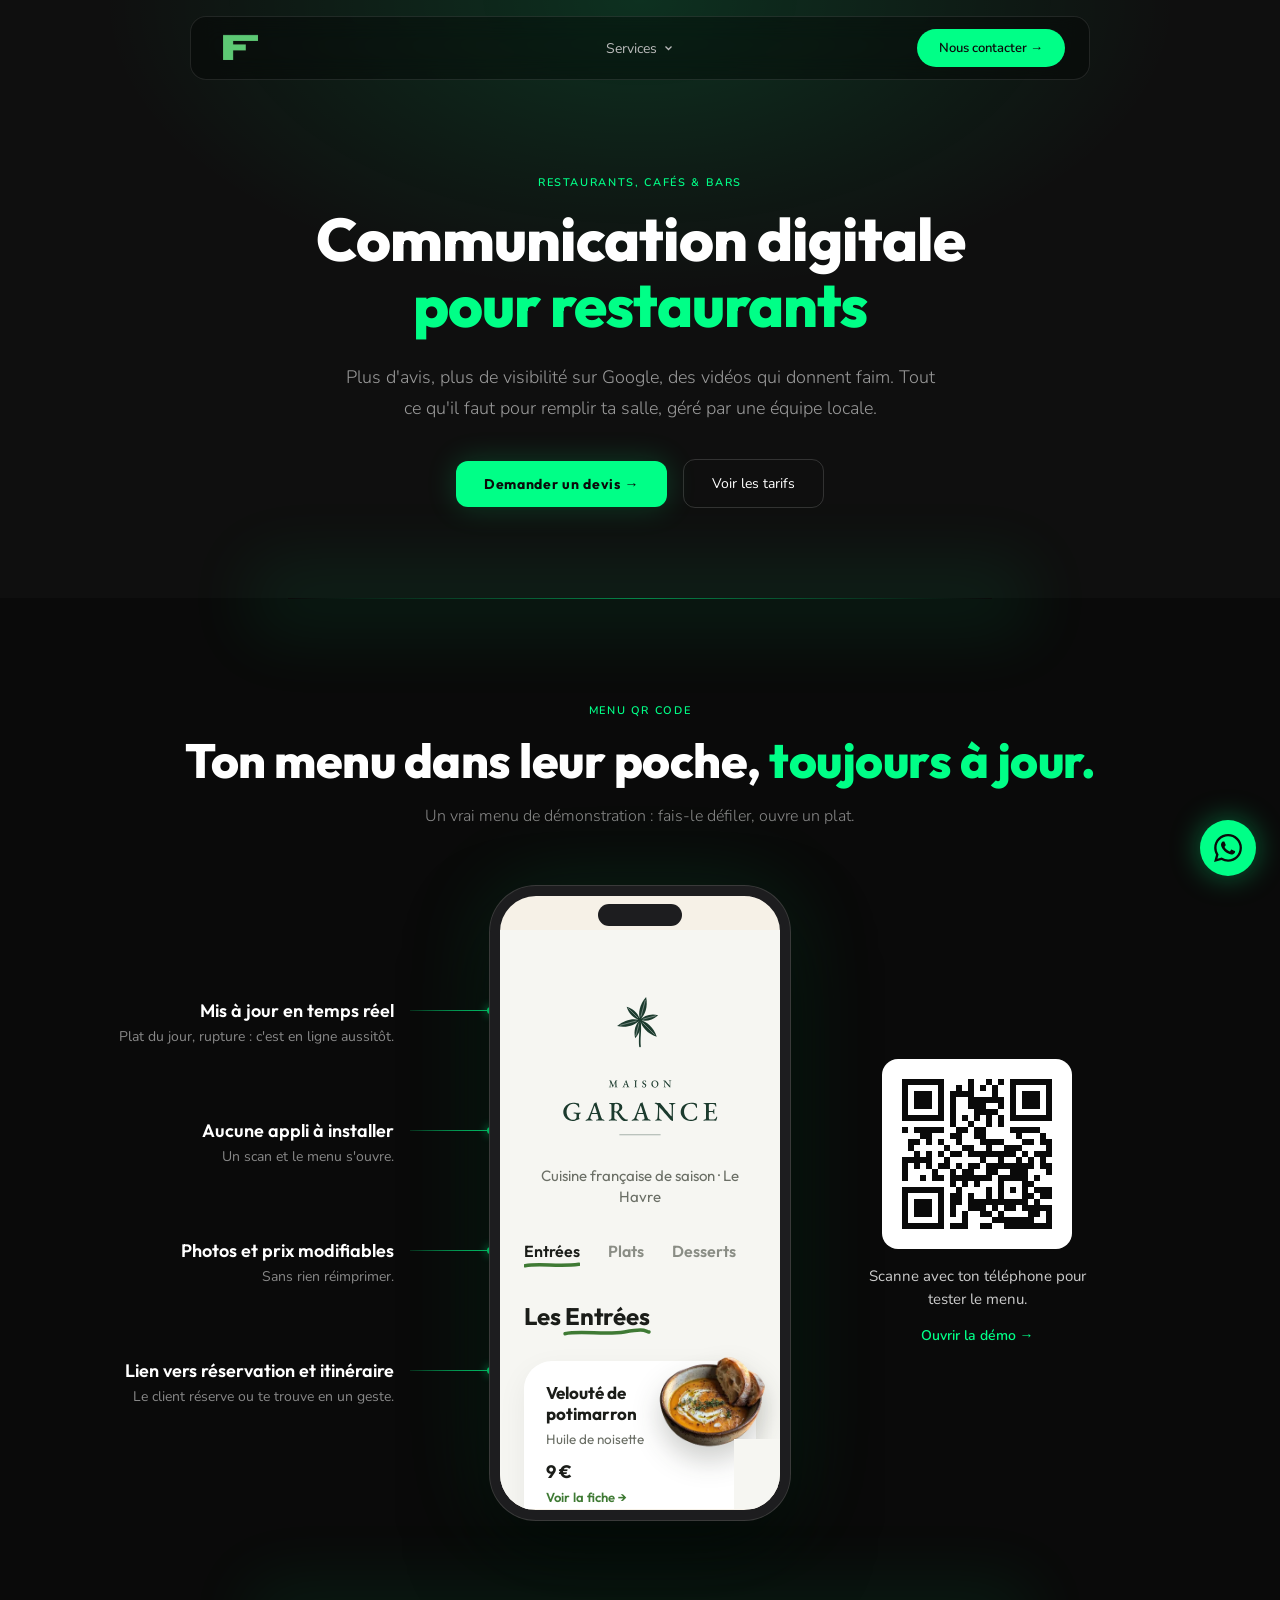
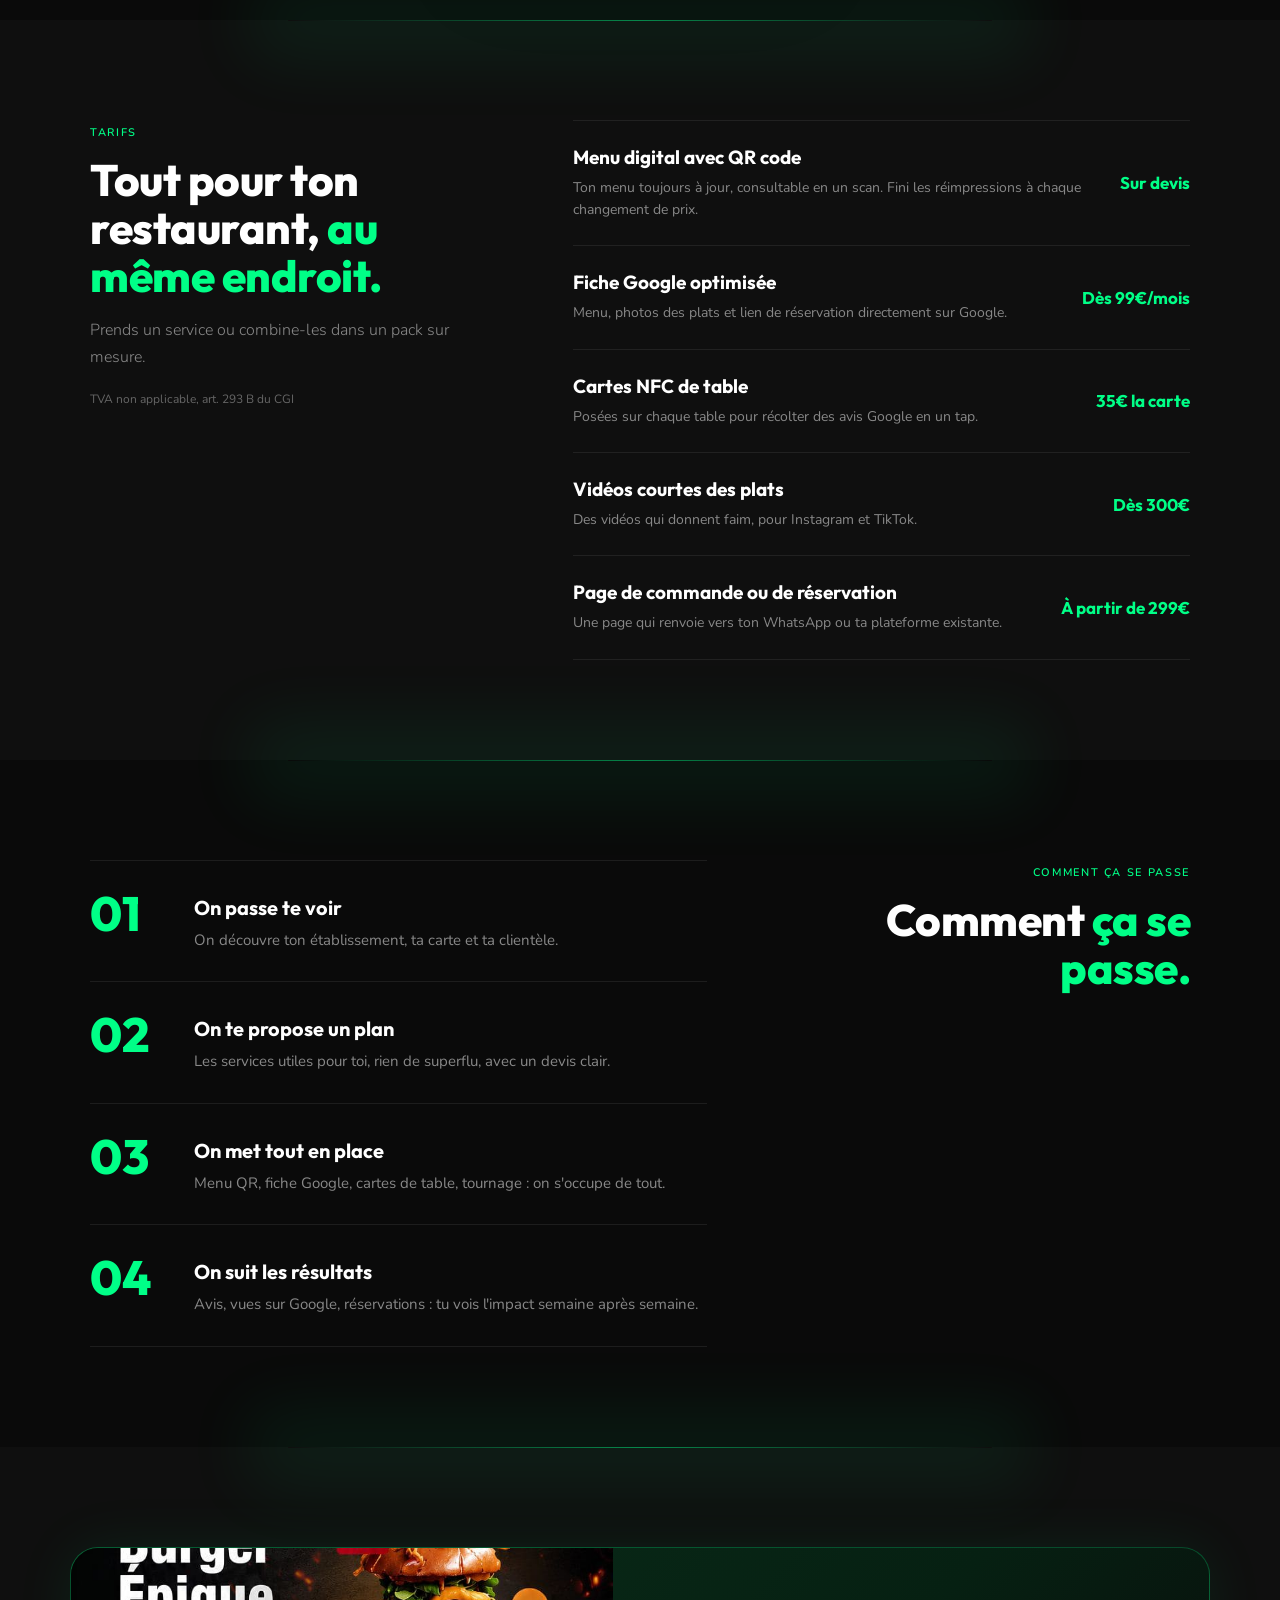
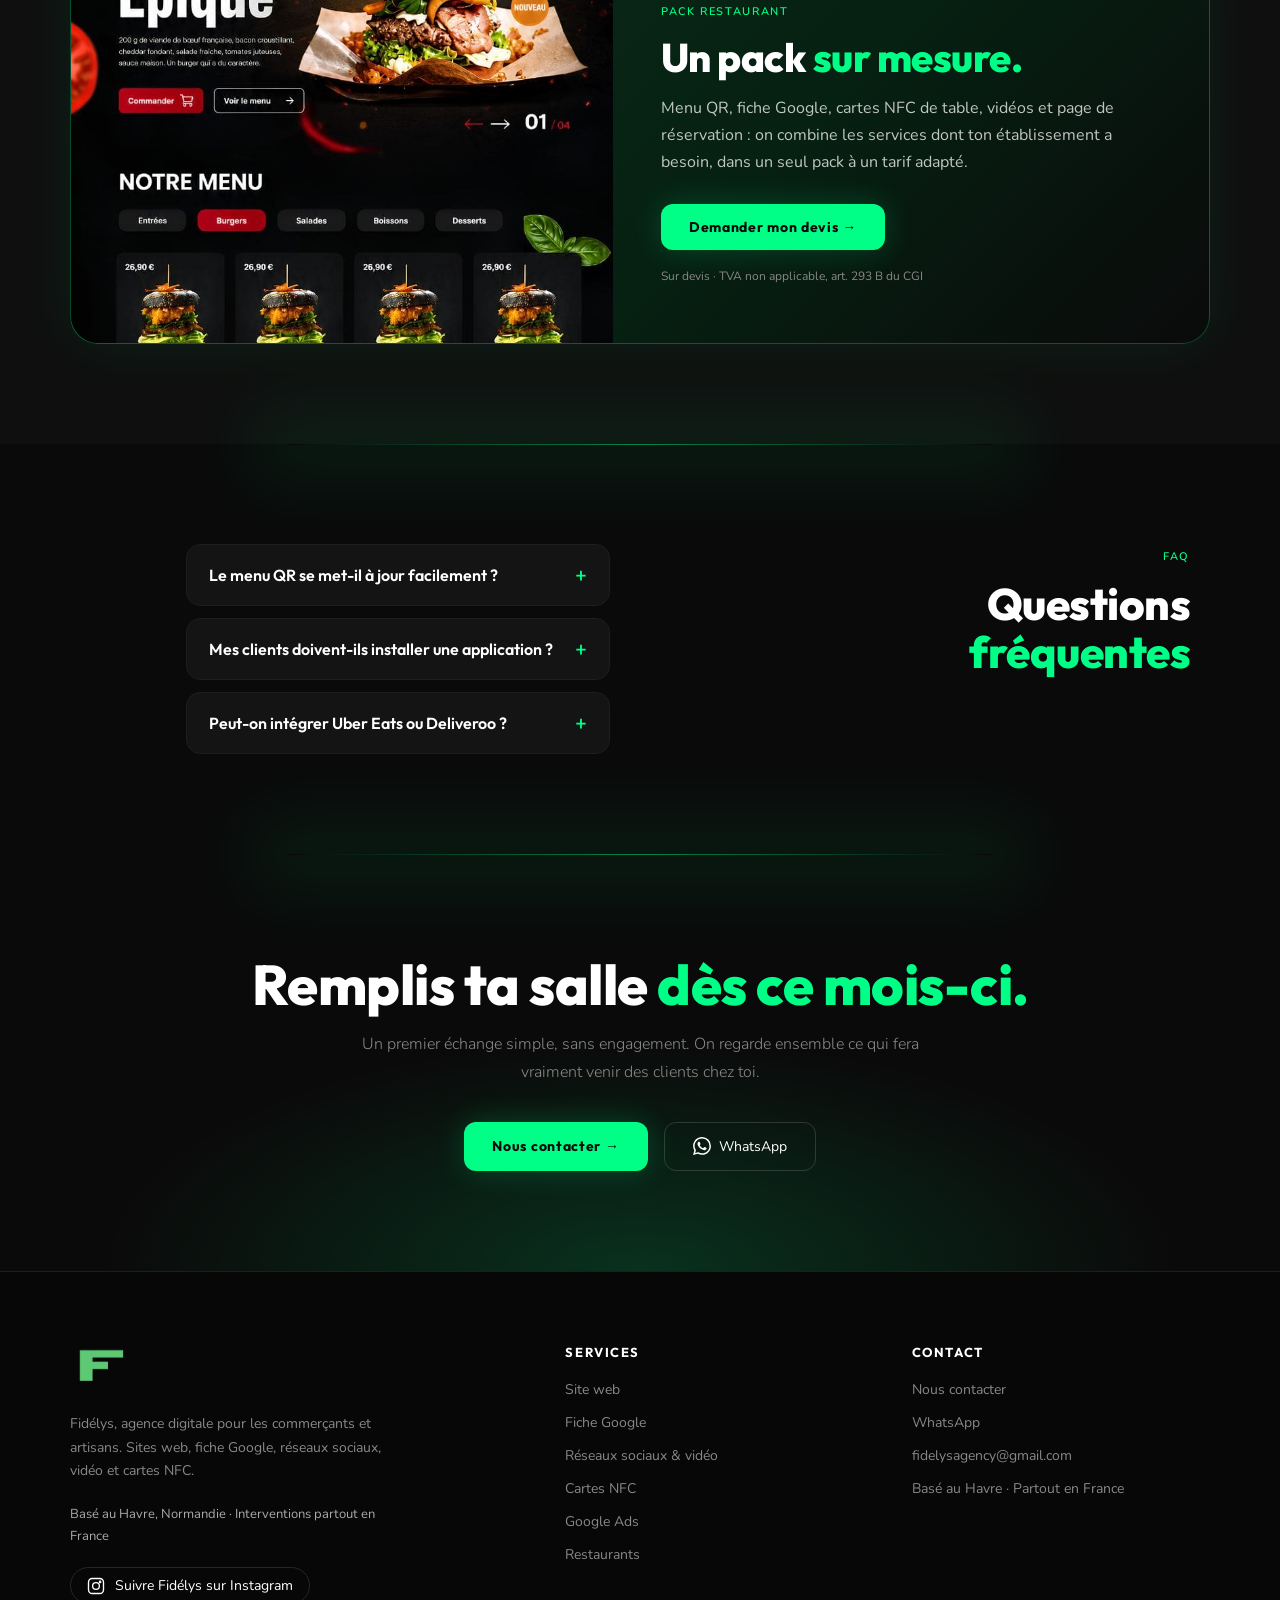
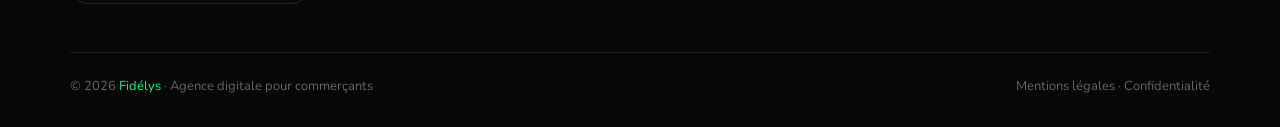
<file: restaurants.html>
<!DOCTYPE html>
<html lang="fr">
<head>
<meta charset="UTF-8">
<meta name="viewport" content="width=device-width, initial-scale=1.0">
<title>Communication digitale pour restaurants | Fidélys – Le Havre et partout en France</title>
<meta name="description" content="Communication digitale pour restaurants, cafés et bars, basé au Havre, partout en France : menu QR code, fiche Google, cartes NFC de table, vidéos de plats, réservation.">
<link rel="canonical" href="https://fidelys.pro/restaurants">
<meta property="og:type" content="website">
<meta property="og:locale" content="fr_FR">
<meta property="og:site_name" content="Fidélys">
<meta property="og:title" content="Communication digitale pour restaurants | Fidélys – Le Havre et partout en France">
<meta property="og:description" content="Communication digitale pour restaurants, cafés et bars, basé au Havre, partout en France : menu QR code, fiche Google, cartes NFC de table, vidéos de plats, réservation.">
<meta property="og:url" content="https://fidelys.pro/restaurants">
<meta property="og:image" content="https://fidelys.pro/images/cartes-nfc.jpg">
<link rel="icon" type="image/png" href="images/logo_fidelys.png">
<link rel="apple-touch-icon" href="images/logo_fidelys.png">
<link rel="preload" href="fonts/outfit-normal-400-800-latin.woff2" as="font" type="font/woff2" crossorigin>
<link rel="preload" href="fonts/nunito-normal-300-700-latin.woff2" as="font" type="font/woff2" crossorigin>
<link rel="stylesheet" href="fonts/polices.css">
<link rel="stylesheet" href="style.css">
</head>
<body>

<!-- NAVBAR -->
<nav>
  <a href="index.html" class="nav-logo" aria-label="Fidélys, retour à l'accueil">
    <img src="images/logo_fidelys.png" alt="Fidélys" width="47" height="36">
  </a>

  <ul class="nav-menu">
    <li class="nav-dropdown">
      <button class="nav-dropdown-btn" type="button" aria-expanded="false" aria-haspopup="true">
        Services
        <svg width="12" height="12" viewBox="0 0 24 24" fill="none" stroke="currentColor" stroke-width="2.5" aria-hidden="true"><path d="M6 9l6 6 6-6"/></svg>
      </button>
      <ul class="nav-dropdown-panel">
        <li><a href="site-web.html">Site web</a></li>
        <li><a href="fiche-google.html">Fiche Google</a></li>
        <li><a href="reseaux-sociaux-video.html">Réseaux sociaux & vidéo</a></li>
        <li><a href="cartes-nfc.html">Cartes NFC</a></li>
        <li><a href="google-ads.html">Google Ads</a></li>
        <li><a href="restaurants.html" aria-current="page">Restaurants</a></li>
      </ul>
    </li>
  </ul>

  <a href="contact.html" class="nav-cta">Nous contacter →</a>

  <button class="nav-burger" type="button" aria-label="Ouvrir le menu" aria-expanded="false">
    <span></span><span></span><span></span>
  </button>

  <div class="nav-mobile">
    <a href="index.html">Accueil</a>
    <div class="nav-mobile-label">Services</div>
    <a href="site-web.html">Site web</a>
    <a href="fiche-google.html">Fiche Google</a>
    <a href="reseaux-sociaux-video.html">Réseaux sociaux & vidéo</a>
    <a href="cartes-nfc.html">Cartes NFC</a>
    <a href="google-ads.html">Google Ads</a>
    <a href="restaurants.html" aria-current="page">Restaurants</a>
    <a href="contact.html" class="nav-mobile-cta">Nous contacter →</a>
  </div>
</nav>

<!-- HERO -->
<section class="page-hero">
  <div class="page-hero-inner">
    <div class="section-badge">Restaurants, cafés & bars</div>
    <h1>Communication digitale <span class="accent">pour restaurants</span></h1>
    <p>Plus d'avis, plus de visibilité sur Google, des vidéos qui donnent faim. Tout ce qu'il faut pour remplir ta salle, géré par une équipe locale.</p>
    <div class="hero-actions">
      <a href="contact.html?service=restaurants" class="btn-primary">Demander un devis →</a>
      <a href="#tarifs" class="btn-secondary">Voir les tarifs</a>
    </div>
  </div>
</section>

<!-- VISUEL ANNOTÉ -->
<section>
  <div class="container">
    
  <div class="section-header center fade-up">
    <div class="section-badge">Menu QR code</div>
    <h2 class="section-title">Ton menu dans leur poche, <span class="accent">toujours à jour.</span></h2>
    <p class="section-sub">Un vrai menu de démonstration : fais-le défiler, ouvre un plat.</p>
  </div>
    <div class="annotated solo-gauche">
      <div class="annots gauche">
        <div class="annot" style="--i:0"><h3>Mis à jour en temps réel</h3><p>Plat du jour, rupture : c'est en ligne aussitôt.</p></div>
        <div class="annot" style="--i:1"><h3>Aucune appli à installer</h3><p>Un scan et le menu s'ouvre.</p></div>
        <div class="annot" style="--i:2"><h3>Photos et prix modifiables</h3><p>Sans rien réimprimer.</p></div>
        <div class="annot" style="--i:3"><h3>Lien vers réservation et itinéraire</h3><p>Le client réserve ou te trouve en un geste.</p></div>
      </div>
      <div class="annotated-visuel">
        <div class="phone menu">
          <iframe src="menu/" title="Menu digital de démonstration : Maison Garance" loading="lazy"></iframe>
        </div>
      </div>
      <div class="qr-tuile fade-up">
        <div class="qr"><svg role="img" aria-label="QR code vers le menu de démonstration" xmlns="http://www.w3.org/2000/svg" viewBox="0 0 27 27" shape-rendering="crispEdges"><path fill="#FFFFFF" d="M0 0h27v27H0z"/><path stroke="#0A0A0A" d="M1 1.5h7m4 0h1m2 0h1m1 0h1m1 0h7M1 2.5h1m5 0h1m2 0h1m1 0h1m1 0h1m1 0h1m2 0h1m5 0h1M1 3.5h1m1 0h3m1 0h1m1 0h4m3 0h1m2 0h1m1 0h3m1 0h1M1 4.5h1m1 0h3m1 0h1m1 0h1m2 0h6m1 0h1m1 0h3m1 0h1M1 5.5h1m1 0h3m1 0h1m1 0h1m2 0h3m2 0h1m1 0h1m1 0h3m1 0h1M1 6.5h1m5 0h1m1 0h1m3 0h4m2 0h1m5 0h1M1 7.5h7m1 0h1m1 0h1m1 0h1m1 0h1m1 0h1m1 0h7M9 8.5h1m2 0h1m2 0h1m1 0h1M1 9.5h1m1 0h5m2 0h2m1 0h2m4 0h5M4 10.5h2m3 0h2m2 0h2m5 0h1m3 0h1M2 11.5h2m1 0h1m1 0h1m2 0h1m3 0h4m3 0h2m1 0h2M2 12.5h1m5 0h1m2 0h2m2 0h1m2 0h3m4 0h1M3 13.5h1m1 0h1m1 0h1m1 0h2m1 0h8m1 0h1m1 0h3M1 14.5h5m2 0h1m5 0h1m2 0h1m2 0h1m1 0h1m1 0h1M1 15.5h1m1 0h1m1 0h1m1 0h2m1 0h1m1 0h2m1 0h8m1 0h2M1 16.5h1m4 0h1m2 0h1m1 0h2m2 0h2m2 0h3m3 0h1M1 17.5h1m2 0h1m1 0h2m1 0h7m1 0h5m1 0h1M9 18.5h1m1 0h1m1 0h1m3 0h1m3 0h2M1 19.5h7m2 0h1m4 0h1m1 0h1m1 0h1m1 0h1m1 0h3M1 20.5h1m5 0h1m1 0h2m1 0h1m2 0h1m1 0h1m3 0h2m1 0h2M1 21.5h1m1 0h3m1 0h1m1 0h2m1 0h10m1 0h1M1 22.5h1m1 0h3m1 0h1m1 0h1m2 0h3m1 0h1m1 0h2m1 0h5M1 23.5h1m1 0h3m1 0h1m1 0h1m1 0h1m2 0h2m1 0h1m4 0h2m1 0h1M1 24.5h1m5 0h1m3 0h1m4 0h7m2 0h1M1 25.5h7m1 0h3m2 0h2m2 0h8"/></svg>
</div>
        <p>Scanne avec ton téléphone pour tester le menu.</p>
        <a href="menu/" target="_blank" rel="noopener">Ouvrir la démo →</a>
      </div>
    </div>
    
  </div>
</section>

<!-- TARIFS RESTAURANTS -->
<section class="section-alt" id="tarifs">
  <div class="split">
    <div class="split-aside fade-up">
      <div class="section-badge">Tarifs</div>
      <h2 class="section-title">Tout pour ton restaurant, <span class="accent">au même endroit.</span></h2>
      <p class="section-sub">Prends un service ou combine-les dans un pack sur mesure.</p>
      <p class="price-note" style="text-align:left;">TVA non applicable, art. 293 B du CGI</p>
    </div>
    <ul class="prix-liste">
      <li class="prix-ligne fade-up">
        <h3>Menu digital avec QR code</h3>
        <p>Ton menu toujours à jour, consultable en un scan. Fini les réimpressions à chaque changement de prix.</p>
        <span class="prix">Sur devis</span>
      </li>
      <li class="prix-ligne fade-up">
        <h3>Fiche Google optimisée</h3>
        <p>Menu, photos des plats et lien de réservation directement sur Google.</p>
        <span class="prix">Dès 99€/mois</span>
      </li>
      <li class="prix-ligne fade-up">
        <h3>Cartes NFC de table</h3>
        <p>Posées sur chaque table pour récolter des avis Google en un tap.</p>
        <span class="prix">35€ la carte</span>
      </li>
      <li class="prix-ligne fade-up">
        <h3>Vidéos courtes des plats</h3>
        <p>Des vidéos qui donnent faim, pour Instagram et TikTok.</p>
        <span class="prix">Dès 300€</span>
      </li>
      <li class="prix-ligne fade-up">
        <h3>Page de commande ou de réservation</h3>
        <p>Une page qui renvoie vers ton WhatsApp ou ta plateforme existante.</p>
        <span class="prix">À partir de 299€</span>
      </li>
    </ul>
  </div>
</section>

<!-- COMMENT ÇA SE PASSE -->
<section>
  <div class="split reverse">
    <div class="split-aside fade-up">
      <div class="section-badge">Comment ça se passe</div>
      <h2 class="section-title">Comment <span class="accent">ça se passe.</span></h2>
      
    </div>
    <ol class="etapes">
      <li class="etape fade-up">
        <span class="etape-num">01</span>
        <h3 class="etape-titre">On passe te voir</h3>
        <p class="etape-texte">On découvre ton établissement, ta carte et ta clientèle.</p>
      </li>
      <li class="etape fade-up">
        <span class="etape-num">02</span>
        <h3 class="etape-titre">On te propose un plan</h3>
        <p class="etape-texte">Les services utiles pour toi, rien de superflu, avec un devis clair.</p>
      </li>
      <li class="etape fade-up">
        <span class="etape-num">03</span>
        <h3 class="etape-titre">On met tout en place</h3>
        <p class="etape-texte">Menu QR, fiche Google, cartes de table, tournage : on s'occupe de tout.</p>
      </li>
      <li class="etape fade-up">
        <span class="etape-num">04</span>
        <h3 class="etape-titre">On suit les résultats</h3>
        <p class="etape-texte">Avis, vues sur Google, réservations : tu vois l'impact semaine après semaine.</p>
      </li>
    </ol>
  </div>
</section>

<!-- PACK RESTAURANT -->
<section class="section-alt">
  <div class="container">
    <div class="highlight fade-up">
      <div class="highlight-img">
        <img src="images/realisations/restaurant.jpg" alt="Pack restaurant Fidélys" loading="lazy" width="800" height="1000">
      </div>
      <div class="highlight-body">
        <div class="section-badge">Pack Restaurant</div>
        <h2 class="section-title">Un pack <span class="accent">sur mesure.</span></h2>
        <p>Menu QR, fiche Google, cartes NFC de table, vidéos et page de réservation : on combine les services dont ton établissement a besoin, dans un seul pack à un tarif adapté.</p>
        <a href="contact.html?service=restaurants" class="btn-primary">Demander mon devis →</a>
        <p style="font-size:12px;color:#888;margin:16px 0 0;">Sur devis · TVA non applicable, art. 293 B du CGI</p>
      </div>
    </div>
  </div>
</section>

<!-- FAQ -->
<section>
  <div class="split reverse">
    <div class="split-aside fade-up">
      <div class="section-badge">FAQ</div>
      <h2 class="section-title">Questions <span class="accent">fréquentes</span></h2>
    </div>
    <div class="faq">
      <details class="fade-up">
        <summary>Le menu QR se met-il à jour facilement ?</summary>
        <div class="faq-answer">Oui. Le QR code reste le même : on modifie le menu en ligne (plats, prix, plat du jour) et le changement est visible aussitôt, sans rien réimprimer.</div>
      </details>
      <details class="fade-up">
        <summary>Mes clients doivent-ils installer une application ?</summary>
        <div class="faq-answer">Non. Ils scannent le QR code ou approchent leur téléphone de la carte NFC : la page s'ouvre directement dans leur navigateur.</div>
      </details>
      <details class="fade-up">
        <summary>Peut-on intégrer Uber Eats ou Deliveroo ?</summary>
        <div class="faq-answer">Oui. Ta page de commande peut renvoyer vers ta fiche Uber Eats ou Deliveroo, vers ton WhatsApp ou vers ta plateforme de réservation. On s'adapte à ce que tu utilises déjà.</div>
      </details>
    </div>
  </div>
</section>

<!-- CTA FINAL -->
<section class="cta-final">
  <div class="container fade-up">
    <h2 class="section-title">Remplis ta salle <span class="accent">dès ce mois-ci.</span></h2>
    <p class="section-sub">Un premier échange simple, sans engagement. On regarde ensemble ce qui fera vraiment venir des clients chez toi.</p>
    <div class="cta-actions">
      <a href="contact.html" class="btn-primary">Nous contacter →</a>
      <a href="https://wa.me/33753344590?text=Bonjour%2C%20je%20vous%20contacte%20depuis%20le%20site%20Fid%C3%A9lys." class="btn-secondary" target="_blank" rel="noopener"><svg width="18" height="18" viewBox="0 0 24 24" fill="currentColor" aria-hidden="true"><path d="M17.472 14.382c-.297-.149-1.758-.867-2.03-.967-.273-.099-.471-.148-.67.15-.197.297-.767.966-.94 1.164-.173.199-.347.223-.644.075-.297-.15-1.255-.463-2.39-1.475-.883-.788-1.48-1.761-1.653-2.059-.173-.297-.018-.458.13-.606.134-.133.298-.347.446-.52.149-.174.198-.298.298-.497.099-.198.05-.371-.025-.52-.075-.149-.669-1.612-.916-2.207-.242-.579-.487-.5-.669-.51-.173-.008-.371-.01-.57-.01-.198 0-.52.074-.792.372-.272.297-1.04 1.016-1.04 2.479 0 1.462 1.065 2.875 1.213 3.074.149.198 2.096 3.2 5.077 4.487.709.306 1.262.489 1.694.625.712.227 1.36.195 1.871.118.571-.085 1.758-.719 2.006-1.413.248-.694.248-1.289.173-1.413-.074-.124-.272-.198-.57-.347m-5.421 7.403h-.004a9.87 9.87 0 01-5.031-1.378l-.361-.214-3.741.982.998-3.648-.235-.374a9.86 9.86 0 01-1.51-5.26c.001-5.45 4.436-9.884 9.888-9.884 2.64 0 5.122 1.03 6.988 2.898a9.825 9.825 0 012.893 6.994c-.003 5.45-4.437 9.884-9.885 9.884m8.413-18.297A11.815 11.815 0 0012.05 0C5.495 0 .16 5.335.157 11.892c0 2.096.547 4.142 1.588 5.945L.057 24l6.305-1.654a11.882 11.882 0 005.683 1.448h.005c6.554 0 11.89-5.335 11.893-11.893a11.821 11.821 0 00-3.48-8.413z"/></svg> WhatsApp</a>
    </div>
  </div>
</section>

<!-- FOOTER -->
<footer>
  <div class="footer-grid">
    <div class="footer-brand">
      <img src="images/logo_fidelys.png" alt="Fidélys" width="58" height="44" loading="lazy">
      <p>Fidélys, agence digitale pour les commerçants et artisans. Sites web, fiche Google, réseaux sociaux, vidéo et cartes NFC.</p>
      <p class="footer-ancrage">Basé au Havre, Normandie · Interventions partout en France</p>
      <a href="https://www.instagram.com/fidelys76/" class="footer-social" target="_blank" rel="noopener">
        <svg width="18" height="18" viewBox="0 0 24 24" fill="none" stroke="currentColor" stroke-width="1.8" aria-hidden="true"><rect x="2" y="2" width="20" height="20" rx="5"/><circle cx="12" cy="12" r="4.5"/><circle cx="17.5" cy="6.5" r="0.8" fill="currentColor"/></svg>
        Suivre Fidélys sur Instagram
      </a>
    </div>
    <div class="footer-col">
      <h4>Services</h4>
      <ul>
        <li><a href="site-web.html">Site web</a></li>
        <li><a href="fiche-google.html">Fiche Google</a></li>
        <li><a href="reseaux-sociaux-video.html">Réseaux sociaux & vidéo</a></li>
        <li><a href="cartes-nfc.html">Cartes NFC</a></li>
        <li><a href="google-ads.html">Google Ads</a></li>
        <li><a href="restaurants.html">Restaurants</a></li>
      </ul>
    </div>
    <div class="footer-col">
      <h4>Contact</h4>
      <ul>
        <li><a href="contact.html">Nous contacter</a></li>
        <li><a href="https://wa.me/33753344590?text=Bonjour%2C%20je%20vous%20contacte%20depuis%20le%20site%20Fid%C3%A9lys." target="_blank" rel="noopener">WhatsApp</a></li>
        <li><a href="mailto:fidelysagency@gmail.com">fidelysagency@gmail.com</a></li>
        <li><span>Basé au Havre · Partout en France</span></li>
      </ul>
    </div>
  </div>
  <div class="footer-bottom">
    <div>© 2026 <span class="brand">Fidélys</span> · Agence digitale pour commerçants</div>
    <div><a href="mentions-legales.html">Mentions légales</a> · <a href="mentions-legales.html#confidentialite">Confidentialité</a></div>
  </div>
</footer>

<!-- WHATSAPP FLOTTANT -->
<a href="https://wa.me/33753344590?text=Bonjour%2C%20je%20vous%20contacte%20depuis%20le%20site%20Fid%C3%A9lys." class="wa-float" target="_blank" rel="noopener" aria-label="Nous écrire sur WhatsApp">
  <svg width="28" height="28" viewBox="0 0 24 24" fill="#0A0A0A" aria-hidden="true"><path d="M17.472 14.382c-.297-.149-1.758-.867-2.03-.967-.273-.099-.471-.148-.67.15-.197.297-.767.966-.94 1.164-.173.199-.347.223-.644.075-.297-.15-1.255-.463-2.39-1.475-.883-.788-1.48-1.761-1.653-2.059-.173-.297-.018-.458.13-.606.134-.133.298-.347.446-.52.149-.174.198-.298.298-.497.099-.198.05-.371-.025-.52-.075-.149-.669-1.612-.916-2.207-.242-.579-.487-.5-.669-.51-.173-.008-.371-.01-.57-.01-.198 0-.52.074-.792.372-.272.297-1.04 1.016-1.04 2.479 0 1.462 1.065 2.875 1.213 3.074.149.198 2.096 3.2 5.077 4.487.709.306 1.262.489 1.694.625.712.227 1.36.195 1.871.118.571-.085 1.758-.719 2.006-1.413.248-.694.248-1.289.173-1.413-.074-.124-.272-.198-.57-.347m-5.421 7.403h-.004a9.87 9.87 0 01-5.031-1.378l-.361-.214-3.741.982.998-3.648-.235-.374a9.86 9.86 0 01-1.51-5.26c.001-5.45 4.436-9.884 9.888-9.884 2.64 0 5.122 1.03 6.988 2.898a9.825 9.825 0 012.893 6.994c-.003 5.45-4.437 9.884-9.885 9.884m8.413-18.297A11.815 11.815 0 0012.05 0C5.495 0 .16 5.335.157 11.892c0 2.096.547 4.142 1.588 5.945L.057 24l6.305-1.654a11.882 11.882 0 005.683 1.448h.005c6.554 0 11.89-5.335 11.893-11.893a11.821 11.821 0 00-3.48-8.413z"/></svg>
</a>

<script src="script.js" defer></script>
</body>
</html>
</file>
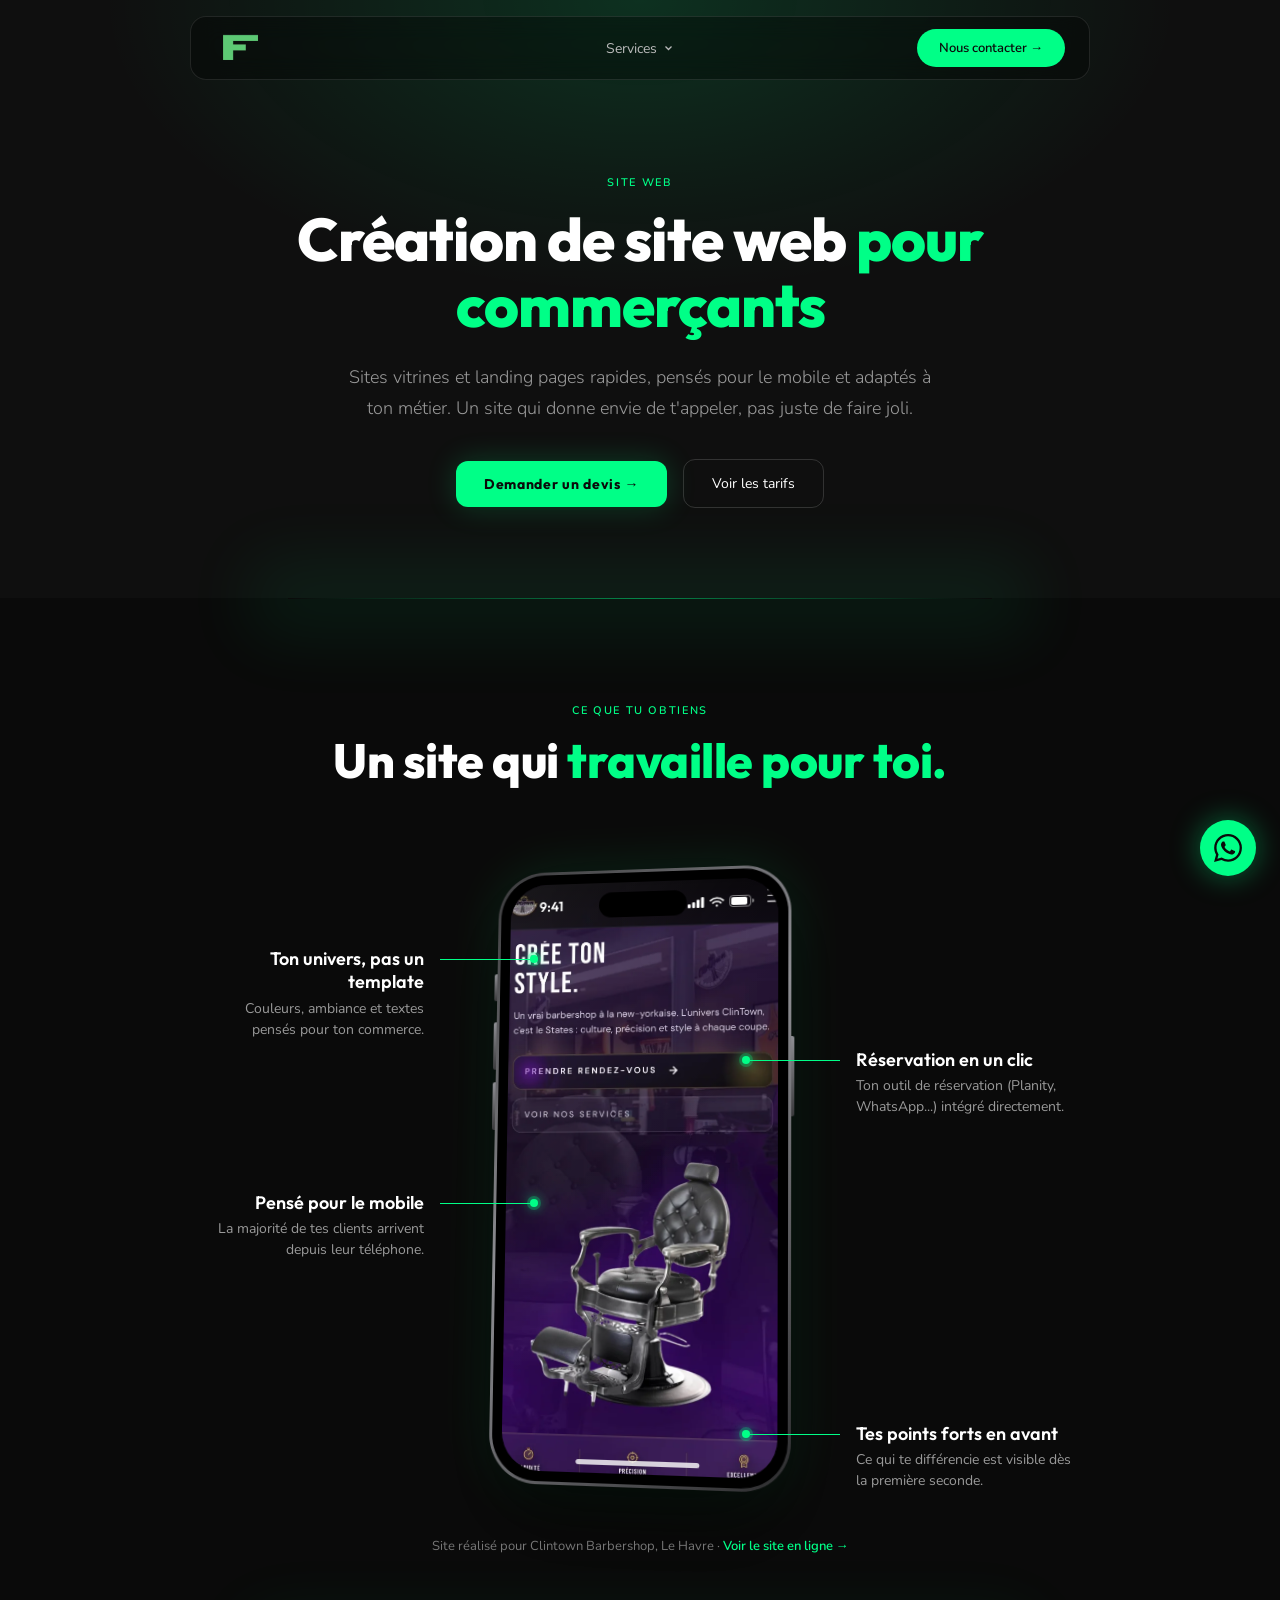
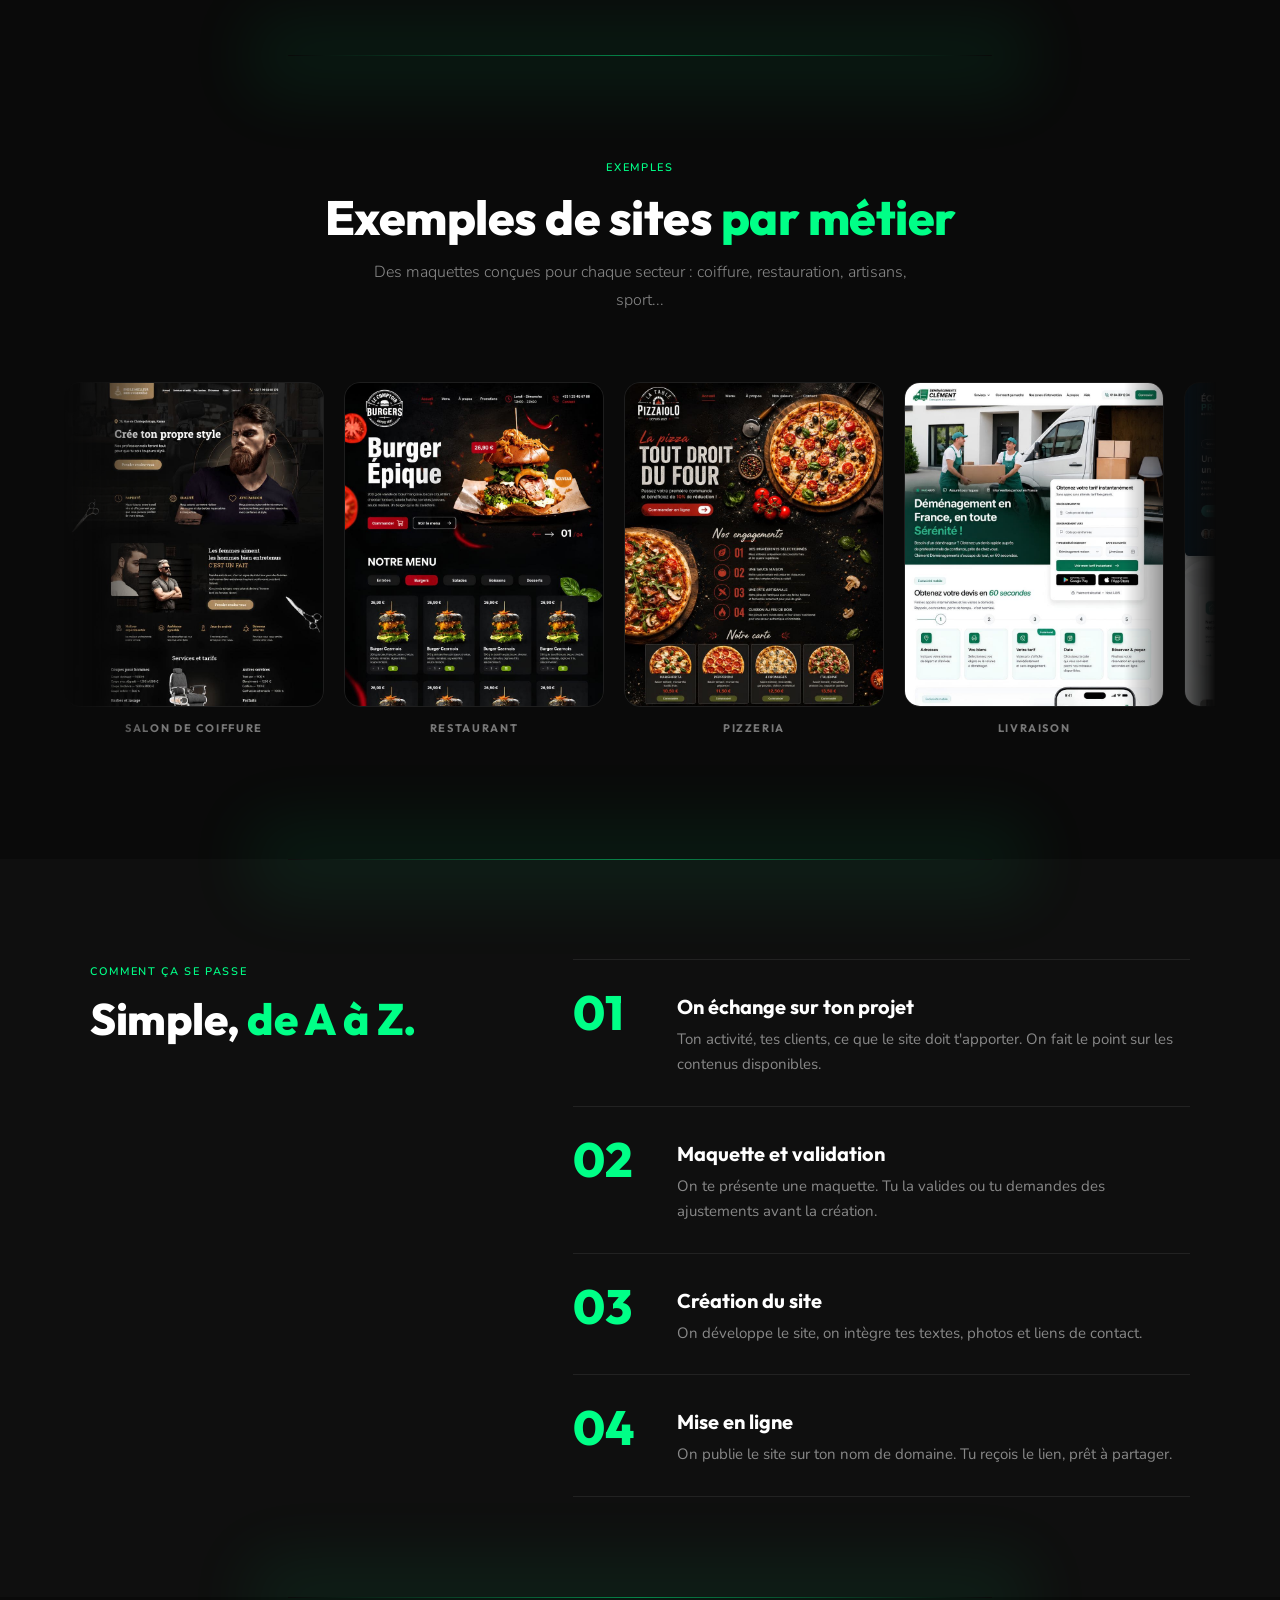
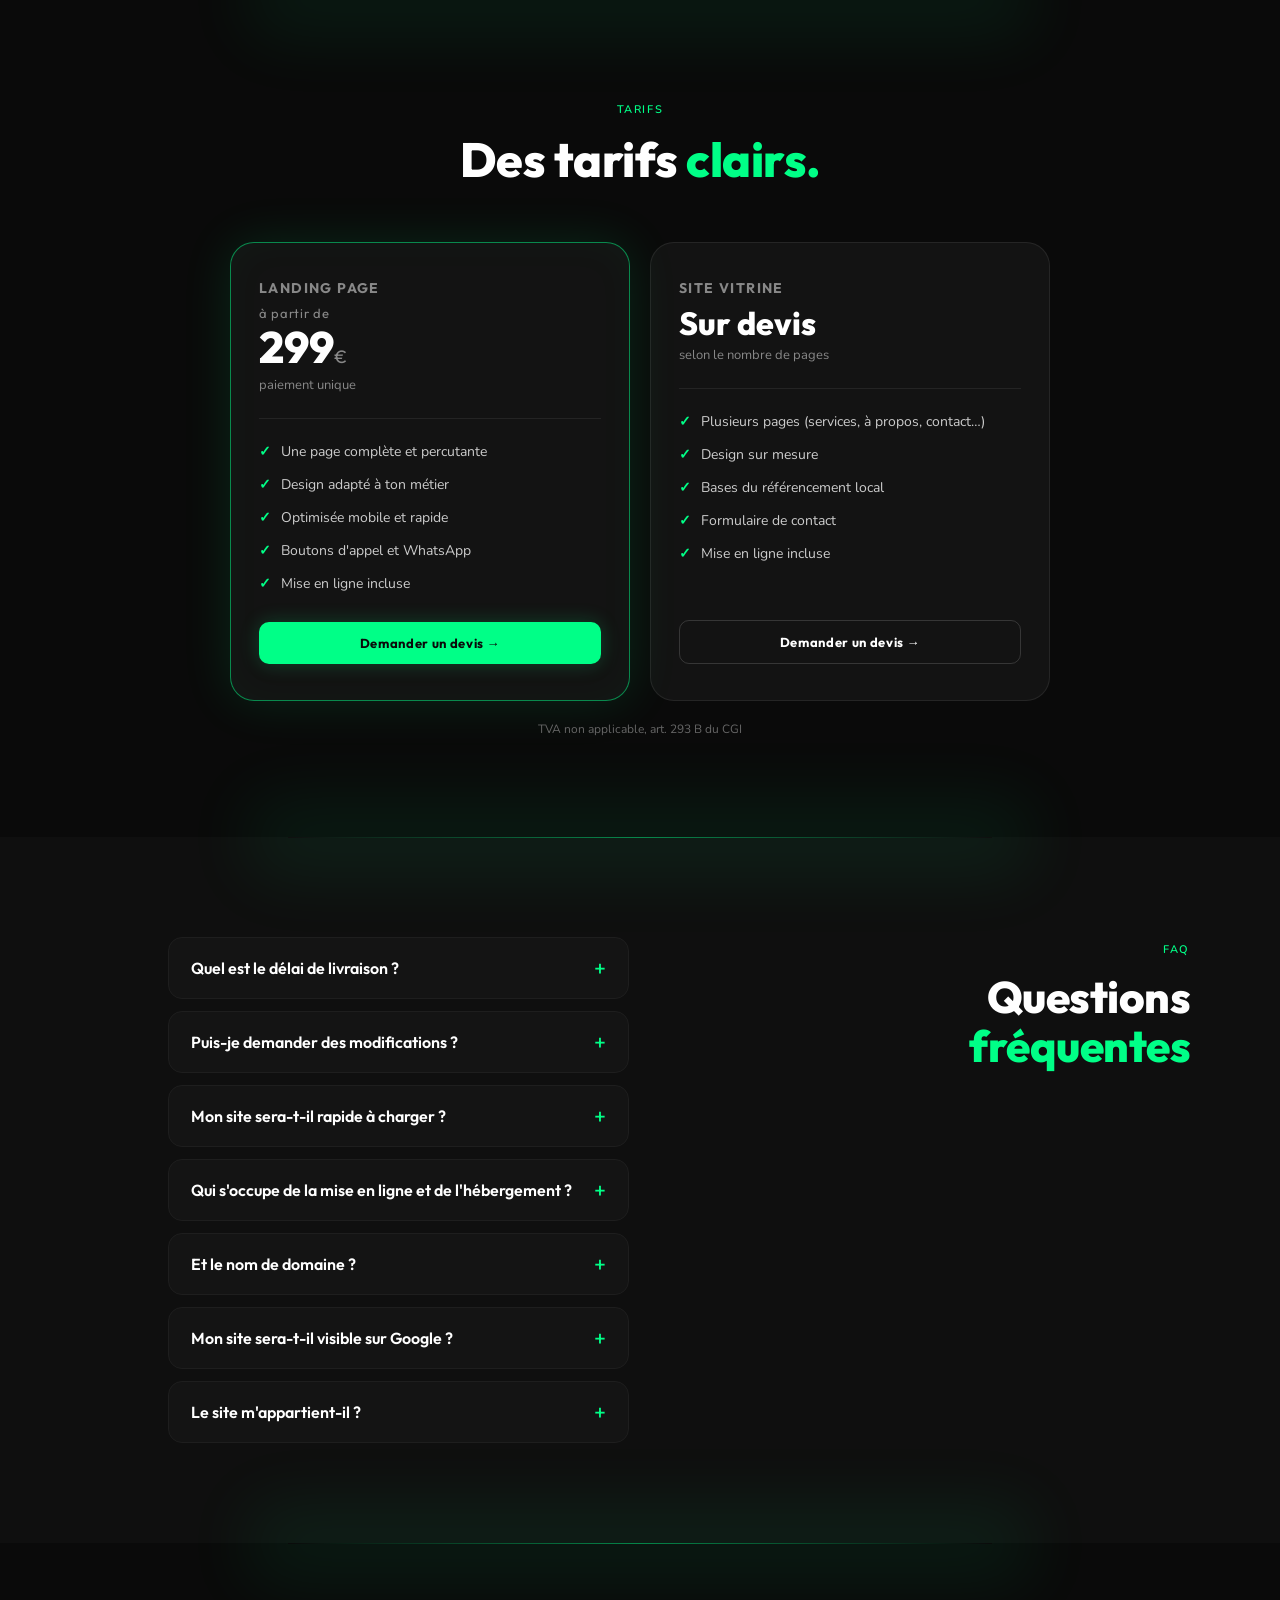
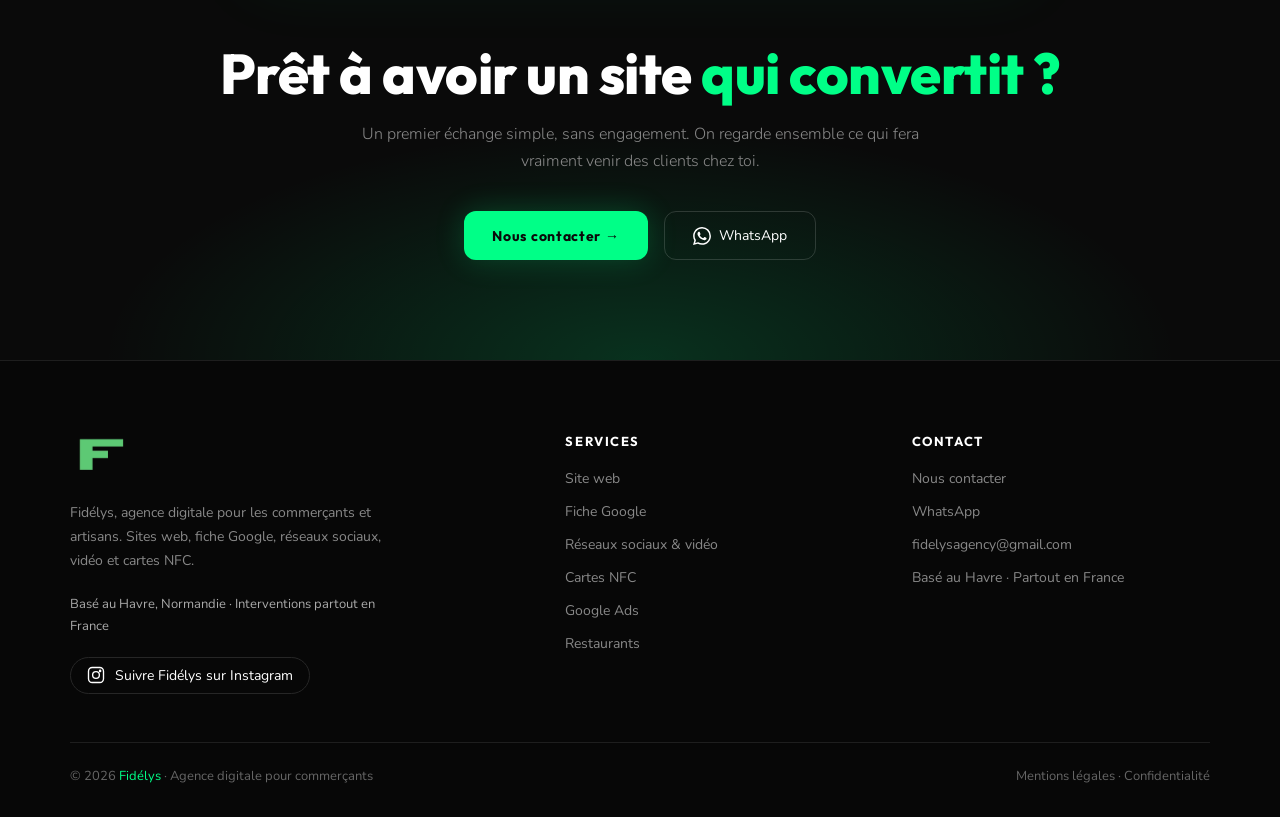
<file: site-web.html>
<!DOCTYPE html>
<html lang="fr">
<head>
<meta charset="UTF-8">
<meta name="viewport" content="width=device-width, initial-scale=1.0">
<title>Création de site web pour commerçants | Fidélys – Le Havre et partout en France</title>
<meta name="description" content="Création de site web pour commerçants et artisans, basé au Havre, partout en France : sites vitrines et landing pages rapides, pensés mobile. Landing page dès 299€.">
<link rel="canonical" href="https://fidelys.pro/site-web">
<meta property="og:type" content="website">
<meta property="og:locale" content="fr_FR">
<meta property="og:site_name" content="Fidélys">
<meta property="og:title" content="Création de site web pour commerçants | Fidélys – Le Havre et partout en France">
<meta property="og:description" content="Création de site web pour commerçants et artisans, basé au Havre, partout en France : sites vitrines et landing pages rapides, pensés mobile. Landing page dès 299€.">
<meta property="og:url" content="https://fidelys.pro/site-web">
<meta property="og:image" content="https://fidelys.pro/images/cartes-nfc.jpg">
<link rel="icon" type="image/png" href="images/logo_fidelys.png">
<link rel="apple-touch-icon" href="images/logo_fidelys.png">
<link rel="preload" href="fonts/outfit-normal-400-800-latin.woff2" as="font" type="font/woff2" crossorigin>
<link rel="preload" href="fonts/nunito-normal-300-700-latin.woff2" as="font" type="font/woff2" crossorigin>
<link rel="stylesheet" href="fonts/polices.css">
<link rel="stylesheet" href="style.css">
</head>
<body>

<!-- NAVBAR -->
<nav>
  <a href="index.html" class="nav-logo" aria-label="Fidélys, retour à l'accueil">
    <img src="images/logo_fidelys.png" alt="Fidélys" width="47" height="36">
  </a>

  <ul class="nav-menu">
    <li class="nav-dropdown">
      <button class="nav-dropdown-btn" type="button" aria-expanded="false" aria-haspopup="true">
        Services
        <svg width="12" height="12" viewBox="0 0 24 24" fill="none" stroke="currentColor" stroke-width="2.5" aria-hidden="true"><path d="M6 9l6 6 6-6"/></svg>
      </button>
      <ul class="nav-dropdown-panel">
        <li><a href="site-web.html" aria-current="page">Site web</a></li>
        <li><a href="fiche-google.html">Fiche Google</a></li>
        <li><a href="reseaux-sociaux-video.html">Réseaux sociaux & vidéo</a></li>
        <li><a href="cartes-nfc.html">Cartes NFC</a></li>
        <li><a href="google-ads.html">Google Ads</a></li>
        <li><a href="restaurants.html">Restaurants</a></li>
      </ul>
    </li>
  </ul>

  <a href="contact.html" class="nav-cta">Nous contacter →</a>

  <button class="nav-burger" type="button" aria-label="Ouvrir le menu" aria-expanded="false">
    <span></span><span></span><span></span>
  </button>

  <div class="nav-mobile">
    <a href="index.html">Accueil</a>
    <div class="nav-mobile-label">Services</div>
    <a href="site-web.html" aria-current="page">Site web</a>
    <a href="fiche-google.html">Fiche Google</a>
    <a href="reseaux-sociaux-video.html">Réseaux sociaux & vidéo</a>
    <a href="cartes-nfc.html">Cartes NFC</a>
    <a href="google-ads.html">Google Ads</a>
    <a href="restaurants.html">Restaurants</a>
    <a href="contact.html" class="nav-mobile-cta">Nous contacter →</a>
  </div>
</nav>

<!-- HERO -->
<section class="page-hero">
  <div class="page-hero-inner">
    <div class="section-badge">Site web</div>
    <h1>Création de site web <span class="accent">pour commerçants</span></h1>
    <p>Sites vitrines et landing pages rapides, pensés pour le mobile et adaptés à ton métier. Un site qui donne envie de t'appeler, pas juste de faire joli.</p>
    <div class="hero-actions">
      <a href="contact.html?service=site-web" class="btn-primary">Demander un devis →</a>
      <a href="#tarifs" class="btn-secondary">Voir les tarifs</a>
    </div>
  </div>
</section>

<!-- CE QUE TU OBTIENS : MAQUETTE ANNOTÉE -->
<section>
  <div class="container">
    
  <div class="section-header center fade-up">
    <div class="section-badge">Ce que tu obtiens</div>
    <h2 class="section-title">Un site qui <span class="accent">travaille pour toi.</span></h2>
    
  </div>
    <div class="iphone-annote">
      <div class="iphone-scene">
        <div class="iphone-apparition">
          <div class="iphone">
            <span class="bouton action"></span><span class="bouton vol-haut"></span><span class="bouton vol-bas"></span><span class="bouton lateral"></span>
            <div class="iphone-bezel">
              <div class="iphone-ecran">
                <img src="images/mockup-clintown.webp" alt="Site de Clintown Barbershop affiché sur mobile" width="660" height="1173" loading="lazy">
                <div class="iphone-statut" aria-hidden="true">
                  <span>9:41</span>
                  <span class="icones">
                    <svg width="17" height="11" viewBox="0 0 17 11" fill="#fff"><rect x="0" y="7" width="3" height="4" rx="1"/><rect x="4.5" y="5" width="3" height="6" rx="1"/><rect x="9" y="2.5" width="3" height="8.5" rx="1"/><rect x="13.5" y="0" width="3" height="11" rx="1"/></svg>
                    <svg width="15" height="11" viewBox="0 0 15 11" fill="none" stroke="#fff" stroke-width="1.6" stroke-linecap="round"><path d="M1 3.8a9.5 9.5 0 0 1 13 0"/><path d="M3.4 6.3a6 6 0 0 1 8.2 0"/><circle cx="7.5" cy="9.2" r="1.1" fill="#fff" stroke="none"/></svg>
                    <svg width="25" height="12" viewBox="0 0 25 12" fill="none"><rect x="0.5" y="0.5" width="21" height="11" rx="3" stroke="#fff" stroke-opacity="0.5"/><rect x="2" y="2" width="16" height="8" rx="1.8" fill="#fff"/><path d="M23 4v4a2 2 0 0 0 0-4z" fill="#fff" fill-opacity="0.5"/></svg>
                  </span>
                </div>
                <div class="iphone-island"></div>
                <div class="iphone-home"></div>
              </div>
            </div>
          </div>
        </div>
        <div class="ia ia-gauche" style="--y:0.14;--i:0">
          <span class="ia-trait"></span><span class="ia-point"></span>
          <div class="ia-texte"><h3>Ton univers, pas un template</h3><p>Couleurs, ambiance et textes pensés pour ton commerce.</p></div>
        </div>
        <div class="ia ia-gauche" style="--y:0.55;--i:1">
          <span class="ia-trait"></span><span class="ia-point"></span>
          <div class="ia-texte"><h3>Pensé pour le mobile</h3><p>La majorité de tes clients arrivent depuis leur téléphone.</p></div>
        </div>
        <div class="ia ia-droite" style="--y:0.31;--i:2">
          <span class="ia-trait"></span><span class="ia-point"></span>
          <div class="ia-texte"><h3>Réservation en un clic</h3><p>Ton outil de réservation (Planity, WhatsApp...) intégré directement.</p></div>
        </div>
        <div class="ia ia-droite" style="--y:0.94;--i:3">
          <span class="ia-trait"></span><span class="ia-point"></span>
          <div class="ia-texte"><h3>Tes points forts en avant</h3><p>Ce qui te différencie est visible dès la première seconde.</p></div>
        </div>
      </div>
    </div>
    <p class="iphone-credit">Site réalisé pour Clintown Barbershop, Le Havre · <a href="https://clintownlh.fr" target="_blank" rel="noopener">Voir le site en ligne →</a></p>
  </div>
</section>

<!-- EXEMPLES PAR MÉTIER -->
<section>
  <div class="container">
    
  <div class="section-header center fade-up">
    <div class="section-badge">Exemples</div>
    <h2 class="section-title">Exemples de sites <span class="accent">par métier</span></h2>
    <p class="section-sub">Des maquettes conçues pour chaque secteur : coiffure, restauration, artisans, sport...</p>
  </div>
  </div>
  <div class="real-wrapper">
    <div class="real-track">
      <div class="real-card">
        <div class="real-card-img"><img src="images/realisations/coiffure.jpg" alt="Exemple de site pour salon de coiffure" loading="lazy" width="800" height="1000"></div>
        <div class="real-card-label">Salon de coiffure</div>
      </div>
      <div class="real-card">
        <div class="real-card-img"><img src="images/realisations/restaurant.jpg" alt="Exemple de site pour restaurant" loading="lazy" width="800" height="1000"></div>
        <div class="real-card-label">Restaurant</div>
      </div>
      <div class="real-card">
        <div class="real-card-img"><img src="images/realisations/pizzeria.jpg" alt="Exemple de site pour pizzeria" loading="lazy" width="800" height="1000"></div>
        <div class="real-card-label">Pizzeria</div>
      </div>
      <div class="real-card">
        <div class="real-card-img"><img src="images/realisations/livraison.jpg" alt="Exemple de site pour livraison" loading="lazy" width="800" height="1000"></div>
        <div class="real-card-label">Livraison</div>
      </div>
      <div class="real-card">
        <div class="real-card-img"><img src="images/realisations/menage.jpg" alt="Exemple de site pour ménage" loading="lazy" width="800" height="1000"></div>
        <div class="real-card-label">Ménage</div>
      </div>
      <div class="real-card">
        <div class="real-card-img"><img src="images/realisations/concessionnaire.jpg" alt="Exemple de site pour concessionnaire auto" loading="lazy" width="800" height="1000"></div>
        <div class="real-card-label">Concessionnaire auto</div>
      </div>
      <div class="real-card">
        <div class="real-card-img"><img src="images/realisations/plombier.jpg" alt="Exemple de site pour plombier" loading="lazy" width="800" height="1000"></div>
        <div class="real-card-label">Plombier</div>
      </div>
      <div class="real-card">
        <div class="real-card-img"><img src="images/realisations/electricien.jpg" alt="Exemple de site pour électricien" loading="lazy" width="800" height="1000"></div>
        <div class="real-card-label">Électricien</div>
      </div>
      <div class="real-card">
        <div class="real-card-img"><img src="images/realisations/coach.jpg" alt="Exemple de site pour coach sportif" loading="lazy" width="800" height="1000"></div>
        <div class="real-card-label">Coach sportif</div>
      </div>
      <div class="real-card">
        <div class="real-card-img"><img src="images/realisations/paysagiste.jpg" alt="Exemple de site pour paysagiste" loading="lazy" width="800" height="1000"></div>
        <div class="real-card-label">Paysagiste</div>
      </div>
      <div class="real-card" aria-hidden="true">
        <div class="real-card-img"><img src="images/realisations/coiffure.jpg" alt="" loading="lazy" width="800" height="1000"></div>
        <div class="real-card-label">Salon de coiffure</div>
      </div>
      <div class="real-card" aria-hidden="true">
        <div class="real-card-img"><img src="images/realisations/restaurant.jpg" alt="" loading="lazy" width="800" height="1000"></div>
        <div class="real-card-label">Restaurant</div>
      </div>
      <div class="real-card" aria-hidden="true">
        <div class="real-card-img"><img src="images/realisations/pizzeria.jpg" alt="" loading="lazy" width="800" height="1000"></div>
        <div class="real-card-label">Pizzeria</div>
      </div>
      <div class="real-card" aria-hidden="true">
        <div class="real-card-img"><img src="images/realisations/livraison.jpg" alt="" loading="lazy" width="800" height="1000"></div>
        <div class="real-card-label">Livraison</div>
      </div>
      <div class="real-card" aria-hidden="true">
        <div class="real-card-img"><img src="images/realisations/menage.jpg" alt="" loading="lazy" width="800" height="1000"></div>
        <div class="real-card-label">Ménage</div>
      </div>
      <div class="real-card" aria-hidden="true">
        <div class="real-card-img"><img src="images/realisations/concessionnaire.jpg" alt="" loading="lazy" width="800" height="1000"></div>
        <div class="real-card-label">Concessionnaire auto</div>
      </div>
      <div class="real-card" aria-hidden="true">
        <div class="real-card-img"><img src="images/realisations/plombier.jpg" alt="" loading="lazy" width="800" height="1000"></div>
        <div class="real-card-label">Plombier</div>
      </div>
      <div class="real-card" aria-hidden="true">
        <div class="real-card-img"><img src="images/realisations/electricien.jpg" alt="" loading="lazy" width="800" height="1000"></div>
        <div class="real-card-label">Électricien</div>
      </div>
      <div class="real-card" aria-hidden="true">
        <div class="real-card-img"><img src="images/realisations/coach.jpg" alt="" loading="lazy" width="800" height="1000"></div>
        <div class="real-card-label">Coach sportif</div>
      </div>
      <div class="real-card" aria-hidden="true">
        <div class="real-card-img"><img src="images/realisations/paysagiste.jpg" alt="" loading="lazy" width="800" height="1000"></div>
        <div class="real-card-label">Paysagiste</div>
      </div>
    </div>
  </div>
</section>

<!-- COMMENT ÇA SE PASSE -->
<section class="section-alt">
  <div class="split">
    <div class="split-aside fade-up">
      <div class="section-badge">Comment ça se passe</div>
      <h2 class="section-title">Simple, <span class="accent">de A à Z.</span></h2>
      
    </div>
    <ol class="etapes">
      <li class="etape fade-up">
        <span class="etape-num">01</span>
        <h3 class="etape-titre">On échange sur ton projet</h3>
        <p class="etape-texte">Ton activité, tes clients, ce que le site doit t'apporter. On fait le point sur les contenus disponibles.</p>
      </li>
      <li class="etape fade-up">
        <span class="etape-num">02</span>
        <h3 class="etape-titre">Maquette et validation</h3>
        <p class="etape-texte">On te présente une maquette. Tu la valides ou tu demandes des ajustements avant la création.</p>
      </li>
      <li class="etape fade-up">
        <span class="etape-num">03</span>
        <h3 class="etape-titre">Création du site</h3>
        <p class="etape-texte">On développe le site, on intègre tes textes, photos et liens de contact.</p>
      </li>
      <li class="etape fade-up">
        <span class="etape-num">04</span>
        <h3 class="etape-titre">Mise en ligne</h3>
        <p class="etape-texte">On publie le site sur ton nom de domaine. Tu reçois le lien, prêt à partager.</p>
      </li>
    </ol>
  </div>
</section>

<!-- TARIFS -->
<section id="tarifs">
  <div class="container">
    
  <div class="section-header center fade-up">
    <div class="section-badge">Tarifs</div>
    <h2 class="section-title">Des tarifs <span class="accent">clairs.</span></h2>
    
  </div>
    <div class="offres-grid cols-2">
      <div class="offre-card featured fade-up">
        
        <div class="offre-name">Landing page</div>
        <div class="offre-price"><span class="from">à partir de</span>299<small>€</small></div>
        <div class="offre-period">paiement unique</div>
        <div class="offre-divider"></div>
        <ul class="offre-features">
          <li>Une page complète et percutante</li>
          <li>Design adapté à ton métier</li>
          <li>Optimisée mobile et rapide</li>
          <li>Boutons d'appel et WhatsApp</li>
          <li>Mise en ligne incluse</li>
        </ul>
        <a href="contact.html?service=site-web" class="offre-btn offre-btn-primary">Demander un devis →</a>
      </div>
      <div class="offre-card fade-up">
        
        <div class="offre-name">Site vitrine</div>
        <div class="offre-price text">Sur devis</div>
        <div class="offre-period">selon le nombre de pages</div>
        <div class="offre-divider"></div>
        <ul class="offre-features">
          <li>Plusieurs pages (services, à propos, contact…)</li>
          <li>Design sur mesure</li>
          <li>Bases du référencement local</li>
          <li>Formulaire de contact</li>
          <li>Mise en ligne incluse</li>
        </ul>
        <a href="contact.html?service=site-web" class="offre-btn offre-btn-secondary">Demander un devis →</a>
      </div>
    </div>
    <p class="price-note">TVA non applicable, art. 293 B du CGI</p>
    
  </div>
</section>

<!-- FAQ -->
<section class="section-alt">
  <div class="split reverse">
    <div class="split-aside fade-up">
      <div class="section-badge">FAQ</div>
      <h2 class="section-title">Questions <span class="accent">fréquentes</span></h2>
    </div>
    <div class="faq">
      <details class="fade-up">
        <summary>Quel est le délai de livraison ?</summary>
        <div class="faq-answer">Une landing page est généralement prête en 1 à 2 semaines après réception de tes contenus (textes, photos, logo). Pour un site vitrine, le délai dépend du nombre de pages : on te le donne précisément dans le devis.</div>
      </details>
      <details class="fade-up">
        <summary>Puis-je demander des modifications ?</summary>
        <div class="faq-answer">Oui. Tu valides une maquette avant la création et on ajuste ce qui ne te convient pas. Après la mise en ligne, les petites mises à jour (horaires, prix, photos) se font sur simple message.</div>
      </details>
      <details class="fade-up">
        <summary>Mon site sera-t-il rapide à charger ?</summary>
        <div class="faq-answer">Oui. On construit des sites légers, sans surcharge inutile, qui s'affichent vite même en 4G. Un site lent fait fuir les visiteurs avant même qu'ils aient vu ton offre.</div>
      </details>
      <details class="fade-up">
        <summary>Qui s'occupe de la mise en ligne et de l'hébergement ?</summary>
        <div class="faq-answer">Nous. Hébergement rapide et sécurisé (HTTPS), branchement du nom de domaine, mise en ligne : on gère toute la partie technique, tu n'as rien à faire.</div>
      </details>
      <details class="fade-up">
        <summary>Et le nom de domaine ?</summary>
        <div class="faq-answer">Si tu en as déjà un, on le relie au site. Sinon, on t'aide à réserver un nom de domaine à ton nom (comptez en général 10 à 20€ par an, payés directement au fournisseur).</div>
      </details>
      <details class="fade-up">
        <summary>Mon site sera-t-il visible sur Google ?</summary>
        <div class="faq-answer">On pose les bases du référencement local : titres, descriptions et contenus optimisés pour les recherches dans ta ville. Pour être vu encore plus vite, la fiche Google est le levier le plus efficace.</div>
      </details>
      <details class="fade-up">
        <summary>Le site m'appartient-il ?</summary>
        <div class="faq-answer">Oui. Le nom de domaine est à ton nom et tes contenus (textes, photos, logo) restent ta propriété.</div>
      </details>
    </div>
  </div>
</section>

<!-- CTA FINAL -->
<section class="cta-final">
  <div class="container fade-up">
    <h2 class="section-title">Prêt à avoir un site <span class="accent">qui convertit ?</span></h2>
    <p class="section-sub">Un premier échange simple, sans engagement. On regarde ensemble ce qui fera vraiment venir des clients chez toi.</p>
    <div class="cta-actions">
      <a href="contact.html" class="btn-primary">Nous contacter →</a>
      <a href="https://wa.me/33753344590?text=Bonjour%2C%20je%20vous%20contacte%20depuis%20le%20site%20Fid%C3%A9lys." class="btn-secondary" target="_blank" rel="noopener"><svg width="18" height="18" viewBox="0 0 24 24" fill="currentColor" aria-hidden="true"><path d="M17.472 14.382c-.297-.149-1.758-.867-2.03-.967-.273-.099-.471-.148-.67.15-.197.297-.767.966-.94 1.164-.173.199-.347.223-.644.075-.297-.15-1.255-.463-2.39-1.475-.883-.788-1.48-1.761-1.653-2.059-.173-.297-.018-.458.13-.606.134-.133.298-.347.446-.52.149-.174.198-.298.298-.497.099-.198.05-.371-.025-.52-.075-.149-.669-1.612-.916-2.207-.242-.579-.487-.5-.669-.51-.173-.008-.371-.01-.57-.01-.198 0-.52.074-.792.372-.272.297-1.04 1.016-1.04 2.479 0 1.462 1.065 2.875 1.213 3.074.149.198 2.096 3.2 5.077 4.487.709.306 1.262.489 1.694.625.712.227 1.36.195 1.871.118.571-.085 1.758-.719 2.006-1.413.248-.694.248-1.289.173-1.413-.074-.124-.272-.198-.57-.347m-5.421 7.403h-.004a9.87 9.87 0 01-5.031-1.378l-.361-.214-3.741.982.998-3.648-.235-.374a9.86 9.86 0 01-1.51-5.26c.001-5.45 4.436-9.884 9.888-9.884 2.64 0 5.122 1.03 6.988 2.898a9.825 9.825 0 012.893 6.994c-.003 5.45-4.437 9.884-9.885 9.884m8.413-18.297A11.815 11.815 0 0012.05 0C5.495 0 .16 5.335.157 11.892c0 2.096.547 4.142 1.588 5.945L.057 24l6.305-1.654a11.882 11.882 0 005.683 1.448h.005c6.554 0 11.89-5.335 11.893-11.893a11.821 11.821 0 00-3.48-8.413z"/></svg> WhatsApp</a>
    </div>
  </div>
</section>

<!-- FOOTER -->
<footer>
  <div class="footer-grid">
    <div class="footer-brand">
      <img src="images/logo_fidelys.png" alt="Fidélys" width="58" height="44" loading="lazy">
      <p>Fidélys, agence digitale pour les commerçants et artisans. Sites web, fiche Google, réseaux sociaux, vidéo et cartes NFC.</p>
      <p class="footer-ancrage">Basé au Havre, Normandie · Interventions partout en France</p>
      <a href="https://www.instagram.com/fidelys76/" class="footer-social" target="_blank" rel="noopener">
        <svg width="18" height="18" viewBox="0 0 24 24" fill="none" stroke="currentColor" stroke-width="1.8" aria-hidden="true"><rect x="2" y="2" width="20" height="20" rx="5"/><circle cx="12" cy="12" r="4.5"/><circle cx="17.5" cy="6.5" r="0.8" fill="currentColor"/></svg>
        Suivre Fidélys sur Instagram
      </a>
    </div>
    <div class="footer-col">
      <h4>Services</h4>
      <ul>
        <li><a href="site-web.html">Site web</a></li>
        <li><a href="fiche-google.html">Fiche Google</a></li>
        <li><a href="reseaux-sociaux-video.html">Réseaux sociaux & vidéo</a></li>
        <li><a href="cartes-nfc.html">Cartes NFC</a></li>
        <li><a href="google-ads.html">Google Ads</a></li>
        <li><a href="restaurants.html">Restaurants</a></li>
      </ul>
    </div>
    <div class="footer-col">
      <h4>Contact</h4>
      <ul>
        <li><a href="contact.html">Nous contacter</a></li>
        <li><a href="https://wa.me/33753344590?text=Bonjour%2C%20je%20vous%20contacte%20depuis%20le%20site%20Fid%C3%A9lys." target="_blank" rel="noopener">WhatsApp</a></li>
        <li><a href="mailto:fidelysagency@gmail.com">fidelysagency@gmail.com</a></li>
        <li><span>Basé au Havre · Partout en France</span></li>
      </ul>
    </div>
  </div>
  <div class="footer-bottom">
    <div>© 2026 <span class="brand">Fidélys</span> · Agence digitale pour commerçants</div>
    <div><a href="mentions-legales.html">Mentions légales</a> · <a href="mentions-legales.html#confidentialite">Confidentialité</a></div>
  </div>
</footer>

<!-- WHATSAPP FLOTTANT -->
<a href="https://wa.me/33753344590?text=Bonjour%2C%20je%20vous%20contacte%20depuis%20le%20site%20Fid%C3%A9lys." class="wa-float" target="_blank" rel="noopener" aria-label="Nous écrire sur WhatsApp">
  <svg width="28" height="28" viewBox="0 0 24 24" fill="#0A0A0A" aria-hidden="true"><path d="M17.472 14.382c-.297-.149-1.758-.867-2.03-.967-.273-.099-.471-.148-.67.15-.197.297-.767.966-.94 1.164-.173.199-.347.223-.644.075-.297-.15-1.255-.463-2.39-1.475-.883-.788-1.48-1.761-1.653-2.059-.173-.297-.018-.458.13-.606.134-.133.298-.347.446-.52.149-.174.198-.298.298-.497.099-.198.05-.371-.025-.52-.075-.149-.669-1.612-.916-2.207-.242-.579-.487-.5-.669-.51-.173-.008-.371-.01-.57-.01-.198 0-.52.074-.792.372-.272.297-1.04 1.016-1.04 2.479 0 1.462 1.065 2.875 1.213 3.074.149.198 2.096 3.2 5.077 4.487.709.306 1.262.489 1.694.625.712.227 1.36.195 1.871.118.571-.085 1.758-.719 2.006-1.413.248-.694.248-1.289.173-1.413-.074-.124-.272-.198-.57-.347m-5.421 7.403h-.004a9.87 9.87 0 01-5.031-1.378l-.361-.214-3.741.982.998-3.648-.235-.374a9.86 9.86 0 01-1.51-5.26c.001-5.45 4.436-9.884 9.888-9.884 2.64 0 5.122 1.03 6.988 2.898a9.825 9.825 0 012.893 6.994c-.003 5.45-4.437 9.884-9.885 9.884m8.413-18.297A11.815 11.815 0 0012.05 0C5.495 0 .16 5.335.157 11.892c0 2.096.547 4.142 1.588 5.945L.057 24l6.305-1.654a11.882 11.882 0 005.683 1.448h.005c6.554 0 11.89-5.335 11.893-11.893a11.821 11.821 0 00-3.48-8.413z"/></svg>
</a>

<script src="script.js" defer></script>
</body>
</html>
</file>
<file: fonts/polices.css>
/* Polices hébergées localement (évite le transfert d'IP vers Google Fonts). Source : Google Fonts, licence SIL OFL. */

/* Nunito italic 400 — latin-ext */
@font-face {
  font-family: 'Nunito';
  font-style: italic;
  font-weight: 400;
  font-display: swap;
  src: url(nunito-italic-400-latin-ext.woff2) format('woff2');
  unicode-range: U+0100-02BA, U+02BD-02C5, U+02C7-02CC, U+02CE-02D7, U+02DD-02FF, U+0304, U+0308, U+0329, U+1D00-1DBF, U+1E00-1E9F, U+1EF2-1EFF, U+2020, U+20A0-20AB, U+20AD-20C4, U+2113, U+2C60-2C7F, U+A720-A7FF;
}

/* Nunito italic 400 — latin */
@font-face {
  font-family: 'Nunito';
  font-style: italic;
  font-weight: 400;
  font-display: swap;
  src: url(nunito-italic-400-latin.woff2) format('woff2');
  unicode-range: U+0000-00FF, U+0131, U+0152-0153, U+02BB-02BC, U+02C6, U+02DA, U+02DC, U+0304, U+0308, U+0329, U+2000-206F, U+20AC, U+2122, U+2191, U+2193, U+2212, U+2215, U+FEFF, U+FFFD;
}

/* Nunito normal 300-700 — latin-ext */
@font-face {
  font-family: 'Nunito';
  font-style: normal;
  font-weight: 300 700;
  font-display: swap;
  src: url(nunito-normal-300-700-latin-ext.woff2) format('woff2');
  unicode-range: U+0100-02BA, U+02BD-02C5, U+02C7-02CC, U+02CE-02D7, U+02DD-02FF, U+0304, U+0308, U+0329, U+1D00-1DBF, U+1E00-1E9F, U+1EF2-1EFF, U+2020, U+20A0-20AB, U+20AD-20C4, U+2113, U+2C60-2C7F, U+A720-A7FF;
}

/* Nunito normal 300-700 — latin */
@font-face {
  font-family: 'Nunito';
  font-style: normal;
  font-weight: 300 700;
  font-display: swap;
  src: url(nunito-normal-300-700-latin.woff2) format('woff2');
  unicode-range: U+0000-00FF, U+0131, U+0152-0153, U+02BB-02BC, U+02C6, U+02DA, U+02DC, U+0304, U+0308, U+0329, U+2000-206F, U+20AC, U+2122, U+2191, U+2193, U+2212, U+2215, U+FEFF, U+FFFD;
}

/* Outfit normal 400-800 — latin-ext */
@font-face {
  font-family: 'Outfit';
  font-style: normal;
  font-weight: 400 800;
  font-display: swap;
  src: url(outfit-normal-400-800-latin-ext.woff2) format('woff2');
  unicode-range: U+0100-02BA, U+02BD-02C5, U+02C7-02CC, U+02CE-02D7, U+02DD-02FF, U+0304, U+0308, U+0329, U+1D00-1DBF, U+1E00-1E9F, U+1EF2-1EFF, U+2020, U+20A0-20AB, U+20AD-20C4, U+2113, U+2C60-2C7F, U+A720-A7FF;
}

/* Outfit normal 400-800 — latin */
@font-face {
  font-family: 'Outfit';
  font-style: normal;
  font-weight: 400 800;
  font-display: swap;
  src: url(outfit-normal-400-800-latin.woff2) format('woff2');
  unicode-range: U+0000-00FF, U+0131, U+0152-0153, U+02BB-02BC, U+02C6, U+02DA, U+02DC, U+0304, U+0308, U+0329, U+2000-206F, U+20AC, U+2122, U+2191, U+2193, U+2212, U+2215, U+FEFF, U+FFFD;
}
</file>
<file: style.css>
/* =====================================================================
   FIDÉLYS — feuille de style commune à toutes les pages
   Charte : vert néon #00FF87 · noir #0A0A0A · blanc · Outfit / Nunito
   ===================================================================== */

:root {
  --green: #00FF87;
  --green-dim: #00CC6A;
  --black: #0A0A0A;
  --dark: #0f0f0f;
  --card: #141414;
  --border: #1e1e1e;
  --white: #FFFFFF;
  --gray: #888;
  --light-gray: #333;
  --gold: #C9A84C;
}

*, *::before, *::after { margin: 0; padding: 0; box-sizing: border-box; }

html { scroll-behavior: smooth; overflow-x: hidden; background: var(--black); }

body {
  background: var(--black);
  color: var(--white);
  font-family: 'Nunito', sans-serif;
  font-weight: 400;
  overflow-x: hidden;
}

img { max-width: 100%; }

::-webkit-scrollbar { width: 4px; }
::-webkit-scrollbar-track { background: var(--black); }
::-webkit-scrollbar-thumb { background: var(--green); border-radius: 2px; }

/* ===================== NAVBAR ===================== */
nav {
  position: fixed;
  top: 16px;
  left: 50%;
  transform: translateX(-50%);
  z-index: 100;
  width: calc(100% - 40px);
  max-width: 900px;
  padding: 0 24px;
  height: 64px;
  display: flex;
  align-items: center;
  justify-content: space-between;
  background: rgba(0,0,0,0.35);
  backdrop-filter: blur(12px);
  -webkit-backdrop-filter: blur(12px);
  border-radius: 16px;
  border: 1px solid rgba(255,255,255,0.1);
}

.nav-logo { display: flex; align-items: center; text-decoration: none; }
.nav-logo img { height: 36px; width: auto; display: block; }

/* Menu central */
.nav-menu {
  position: absolute;
  left: 50%;
  transform: translateX(-50%);
  display: flex;
  align-items: center;
  gap: 8px;
  list-style: none;
}

.nav-menu > li { position: relative; }

.nav-dropdown-btn {
  display: inline-flex;
  align-items: center;
  gap: 6px;
  background: none;
  border: none;
  font-family: 'Nunito', sans-serif;
  font-size: 14px;
  color: #bbb;
  cursor: pointer;
  padding: 10px 14px;
  border-radius: 10px;
  transition: color 0.2s, background 0.2s;
}

.nav-dropdown-btn:hover,
.nav-dropdown.open .nav-dropdown-btn { color: var(--white); background: rgba(255,255,255,0.06); }

.nav-dropdown-btn svg { transition: transform 0.25s; }
.nav-dropdown.open .nav-dropdown-btn svg { transform: rotate(180deg); }

.nav-dropdown-panel {
  position: absolute;
  top: calc(100% + 14px);
  left: 50%;
  transform: translateX(-50%) translateY(-6px);
  min-width: 270px;
  background: rgba(12,12,12,0.97);
  border: 1px solid rgba(255,255,255,0.1);
  border-radius: 16px;
  padding: 8px;
  list-style: none;
  opacity: 0;
  visibility: hidden;
  transition: opacity 0.2s, transform 0.2s, visibility 0.2s;
  box-shadow: 0 20px 50px rgba(0,0,0,0.6);
}

/* Pont invisible pour ne pas perdre le survol entre bouton et panneau */
.nav-dropdown-panel::before {
  content: '';
  position: absolute;
  top: -16px; left: 0; right: 0;
  height: 16px;
}

.nav-dropdown.open .nav-dropdown-panel {
  opacity: 1;
  visibility: visible;
  transform: translateX(-50%) translateY(0);
}

@media (hover: hover) and (min-width: 901px) {
  .nav-dropdown:hover .nav-dropdown-panel {
    opacity: 1;
    visibility: visible;
    transform: translateX(-50%) translateY(0);
  }
}

.nav-dropdown-panel a {
  display: flex;
  align-items: center;
  gap: 12px;
  padding: 10px 12px;
  border-radius: 10px;
  font-size: 14px;
  color: #ccc;
  text-decoration: none;
  transition: background 0.2s, color 0.2s;
}

.nav-dropdown-panel a:hover,
.nav-dropdown-panel a[aria-current="page"] { background: rgba(0,255,135,0.08); color: var(--white); }


.nav-cta {
  font-size: 13px;
  font-weight: 600;
  color: var(--black);
  text-decoration: none;
  background: var(--green);
  border-radius: 50px;
  padding: 10px 22px;
  white-space: nowrap;
  transition: background 0.2s, transform 0.2s;
}

.nav-cta:hover { background: var(--green-dim); transform: translateY(-1px); }

/* Burger */
.nav-burger {
  display: none;
  background: none;
  border: none;
  cursor: pointer;
  flex-direction: column;
  gap: 5px;
  padding: 8px;
}

.nav-burger span {
  display: block;
  width: 22px;
  height: 2px;
  background: var(--white);
  border-radius: 2px;
  transition: transform 0.3s, opacity 0.3s;
}

.nav-burger[aria-expanded="true"] span:nth-child(1) { transform: translateY(7px) rotate(45deg); }
.nav-burger[aria-expanded="true"] span:nth-child(2) { opacity: 0; }
.nav-burger[aria-expanded="true"] span:nth-child(3) { transform: translateY(-7px) rotate(-45deg); }

/* Panneau mobile */
.nav-mobile {
  display: none;
  position: absolute;
  top: calc(100% + 10px);
  left: 0;
  right: 0;
  background: rgba(10,10,10,0.98);
  border: 1px solid rgba(255,255,255,0.1);
  border-radius: 16px;
  padding: 16px;
  max-height: calc(100vh - 110px);
  overflow-y: auto;
}

.nav-mobile.open { display: block; }

.nav-mobile-label {
  font-size: 11px;
  color: var(--green);
  letter-spacing: 0.15em;
  text-transform: uppercase;
  font-weight: 600;
  padding: 8px 12px;
}

.nav-mobile a {
  display: block;
  padding: 12px;
  font-size: 15px;
  color: #ddd;
  text-decoration: none;
  border-radius: 10px;
}

.nav-mobile a:hover,
.nav-mobile a[aria-current="page"] { background: rgba(0,255,135,0.08); color: var(--white); }

.nav-mobile .nav-mobile-cta {
  margin-top: 10px;
  background: var(--green);
  color: var(--black);
  font-weight: 700;
  text-align: center;
  border-radius: 50px;
}

.nav-mobile .nav-mobile-cta:hover { background: var(--green-dim); color: var(--black); }

/* ===================== BOUTONS ===================== */
.btn-primary {
  display: inline-flex;
  align-items: center;
  justify-content: center;
  gap: 8px;
  background: var(--green);
  color: var(--black);
  padding: 14px 28px;
  border-radius: 12px;
  border: none;
  font-family: 'Outfit', sans-serif;
  font-weight: 700;
  font-size: 14px;
  letter-spacing: 0.05em;
  text-decoration: none;
  cursor: pointer;
  transition: all 0.2s;
  box-shadow: 0 0 30px rgba(0,255,135,0.2);
}

.btn-primary:hover { box-shadow: 0 0 50px rgba(0,255,135,0.4); transform: translateY(-2px); }

.btn-secondary {
  display: inline-flex;
  align-items: center;
  justify-content: center;
  gap: 8px;
  color: var(--white);
  padding: 14px 28px;
  border-radius: 12px;
  font-size: 14px;
  text-decoration: none;
  border: 1px solid rgba(255,255,255,0.15);
  transition: all 0.2s;
}

.btn-secondary:hover { border-color: var(--green); color: var(--green); }

.btn-secondary svg { flex-shrink: 0; }

/* ===================== HERO ACCUEIL ===================== */
#hero {
  min-height: 100vh;
  overflow: hidden;
  display: flex;
  align-items: center;
  justify-content: center;
  padding: 140px 5vw 80px;
  position: relative;
  background: var(--dark);
}

.hero-bg { position: absolute; inset: 0; overflow: hidden; pointer-events: none; }

.hero-video {
  position: absolute;
  top: 0; left: 0;
  width: 100%; height: 100%;
  object-fit: cover;
  pointer-events: none;
}

.hero-overlay { position: absolute; inset: 0; background: rgba(0,0,0,0.50); z-index: 1; }

.hero-bottom-glow {
  position: absolute;
  bottom: 0; left: 0; right: 0;
  height: 420px;
  background:
    linear-gradient(to bottom, transparent 0%, var(--dark) 62%),
    radial-gradient(ellipse 80% 85% at 50% 95%, rgba(0,255,135,0.32) 0%, transparent 58%);
  z-index: 2;
  pointer-events: none;
}

.hero-bars {
  position: absolute;
  inset: 0;
  z-index: 1;
  display: flex;
  overflow: hidden;
  pointer-events: none;
}

.hero-bar {
  flex: 1;
  height: 100%;
  background: linear-gradient(to top, rgba(0,255,135,0.55), transparent);
  transform-origin: bottom;
  animation: pulseBar 2s ease-in-out infinite alternate;
}

@keyframes pulseBar {
  0%   { transform: scaleY(var(--s)); }
  100% { transform: scaleY(calc(var(--s) * 0.7)); }
}

.hero-content {
  position: relative;
  max-width: 800px;
  margin: 0 auto;
  text-align: center;
  width: 100%;
  background: rgba(0,0,0,0.15);
  backdrop-filter: blur(4px);
  -webkit-backdrop-filter: blur(4px);
  border: 1px solid rgba(255,255,255,0.07);
  border-radius: 32px;
  padding: 56px 48px;
  z-index: 3;
}

.hero-title {
  font-family: 'Outfit', sans-serif;
  font-weight: 800;
  font-size: clamp(38px, 7vw, 72px);
  line-height: 1.15;
  letter-spacing: -1px;
  margin-top: 48px;
  margin-bottom: 32px;
}

.hero-title .accent { color: var(--green); }

.hero-title .line2 {
  display: block;
  color: var(--gray);
  font-weight: 400;
  font-size: clamp(28px, 5vw, 52px);
}

.hero-sub {
  font-size: clamp(15px, 2vw, 18px);
  color: #888;
  line-height: 1.7;
  max-width: 520px;
  margin: 0 auto 40px;
  font-weight: 300;
}

.hero-actions {
  display: flex;
  gap: 16px;
  flex-wrap: wrap;
  align-items: center;
  justify-content: center;
}

/* ===================== HERO COURT (pages services) ===================== */
.page-hero {
  padding: 170px 5vw 90px;
  text-align: center;
  background:
    radial-gradient(ellipse 60% 70% at 50% 0%, rgba(0,255,135,0.14) 0%, transparent 70%),
    var(--dark);
  overflow: hidden;
}

.page-hero-inner { max-width: 780px; margin: 0 auto; position: relative; z-index: 2; }

.page-hero h1 {
  font-family: 'Outfit', sans-serif;
  font-weight: 800;
  font-size: clamp(34px, 6vw, 60px);
  line-height: 1.1;
  letter-spacing: -1px;
  margin-bottom: 24px;
}

.page-hero h1 .accent { color: var(--green); }

.page-hero p {
  font-size: clamp(15px, 2vw, 18px);
  color: #999;
  line-height: 1.7;
  max-width: 600px;
  margin: 0 auto 36px;
  font-weight: 300;
}

/* ===================== SECTIONS COMMUNES ===================== */
section { padding: 100px 5vw; position: relative; }

section:not(#hero):not(.page-hero)::before {
  content: '';
  position: absolute;
  top: 0;
  left: 50%;
  transform: translateX(-50%);
  width: 55%;
  height: 1px;
  background: linear-gradient(90deg, transparent 0%, rgba(0,255,135,0.5) 50%, transparent 100%);
  box-shadow: 0 0 70px 40px rgba(0,255,135,0.07);
  pointer-events: none;
  z-index: 1;
}

.section-alt { background: var(--dark); }

.container { max-width: 1140px; margin: 0 auto; }

.section-badge {
  display: inline-block;
  font-size: 11px;
  color: var(--green);
  letter-spacing: 0.15em;
  text-transform: uppercase;
  font-weight: 600;
  margin-bottom: 16px;
}

.section-title {
  font-family: 'Outfit', sans-serif;
  font-weight: 800;
  font-size: clamp(28px, 4vw, 48px);
  line-height: 1.1;
  letter-spacing: -0.5px;
  margin-bottom: 16px;
}

.section-title .accent { color: var(--green); }

.section-sub {
  font-size: 16px;
  color: var(--gray);
  line-height: 1.7;
  max-width: 560px;
  font-weight: 300;
}

.section-header { margin-bottom: 56px; position: relative; z-index: 1; }
.section-header.center { text-align: center; }
.section-header.center .section-sub { margin: 0 auto; }

/* ===================== BANDEAU LOGOS CLIENTS ===================== */
.logos-band { padding: 56px 0; background: var(--dark); overflow: hidden; }
.logos-band::before { display: none; }

.logos-titre {
  text-align: center;
  font-family: 'Outfit', sans-serif;
  font-size: 15px;
  font-weight: 600;
  color: #aaa;
  letter-spacing: 0.04em;
  margin-bottom: 28px;
  padding: 0 16px;
}

.marquee {
  position: relative;
  overflow: hidden;
  -webkit-mask-image: linear-gradient(to right, transparent, #000 12%, #000 88%, transparent);
  mask-image: linear-gradient(to right, transparent, #000 12%, #000 88%, transparent);
}

/* La liste est présente 4 fois dans le HTML : on défile de la moitié, la boucle est invisible */
.marquee-track {
  display: flex;
  width: max-content;
  animation: marquee 30s linear infinite;
}

.marquee:hover .marquee-track { animation-play-state: paused; }

@keyframes marquee {
  from { transform: translateX(0); }
  to   { transform: translateX(-50%); }
}

.logo-tile {
  width: 160px;
  height: 90px;
  margin-right: 24px; /* marge plutôt que gap : garde le calcul -50% exact */
  padding: 14px;
  flex-shrink: 0;
  display: flex;
  align-items: center;
  justify-content: center;
}

.logo-tile img {
  width: 100%;
  height: 100%;
  object-fit: contain;
  opacity: 0.7;
  transition: opacity 0.3s;
}

.logo-tile:hover img { opacity: 1; }

/* Logos noirs affichés en blanc sur fond sombre */
.logo-blanc { filter: brightness(0) invert(1); }

/* ===================== GRILLE SERVICES (accueil) ===================== */
.services-grid {
  display: grid;
  grid-template-columns: repeat(3, 1fr);
  gap: 20px;
  position: relative;
  z-index: 1;
}

.service-card {
  display: flex;
  flex-direction: column;
  background: linear-gradient(160deg, rgba(255,255,255,0.10) 0%, rgba(255,255,255,0.04) 45%, rgba(0,255,135,0.04) 100%);
  border: 1px solid rgba(255,255,255,0.12);
  border-radius: 24px;
  box-shadow: 0 8px 40px rgba(0,0,0,0.55), inset 0 1px 0 rgba(255,255,255,0.25);
  padding: 28px;
  text-decoration: none;
  color: inherit;
  position: relative;
  overflow: hidden;
  transition: all 0.35s cubic-bezier(0.23, 1, 0.32, 1);
}

.service-card::before {
  content: '';
  position: absolute;
  top: 0; left: 0; right: 0;
  height: 2px;
  background: linear-gradient(90deg, transparent, var(--green), transparent);
  transform: scaleX(0);
  transition: transform 0.4s ease;
  z-index: 2;
}

.service-card:hover::before { transform: scaleX(1); }

.service-card:hover {
  border-color: rgba(0,255,135,0.3);
  box-shadow: 0 16px 60px rgba(0,0,0,0.65), 0 0 40px rgba(0,255,135,0.12);
  transform: translateY(-6px);
}

.service-img {
  margin: -28px -28px 22px -28px;
  aspect-ratio: 16 / 9;
  overflow: hidden;
  position: relative;
}

.service-img img {
  width: 100%;
  height: 100%;
  object-fit: cover;
  display: block;
  transition: transform 0.4s ease;
}

.service-card:hover .service-img img { transform: scale(1.05); }

.service-img::after {
  content: '';
  position: absolute;
  bottom: 0; left: 0; right: 0;
  height: 70px;
  background: linear-gradient(to top, rgba(8,8,8,0.85), transparent);
}

.service-title {
  font-family: 'Outfit', sans-serif;
  font-weight: 700;
  font-size: 19px;
  margin-bottom: 10px;
}

.service-desc {
  font-size: 14px;
  color: var(--gray);
  line-height: 1.7;
  flex-grow: 1;
}

.service-foot {
  display: flex;
  align-items: center;
  justify-content: space-between;
  gap: 12px;
  margin-top: 20px;
  flex-wrap: wrap;
}

.service-tag {
  font-size: 12px;
  color: var(--green);
  background: rgba(0,255,135,0.08);
  padding: 5px 12px;
  border-radius: 20px;
  font-weight: 600;
}

.service-link {
  font-family: 'Outfit', sans-serif;
  font-size: 14px;
  font-weight: 600;
  color: var(--white);
  transition: color 0.2s;
}

.service-card:hover .service-link { color: var(--green); }

/* ===================== BLOC MIS EN AVANT (restaurants) ===================== */
.highlight {
  display: grid;
  grid-template-columns: 1fr 1.1fr;
  align-items: stretch;
  border-radius: 28px;
  overflow: hidden;
  background: linear-gradient(135deg, #0a2e1a 0%, #062012 60%, #0a0a0a 100%);
  border: 1px solid rgba(0,255,135,0.25);
  box-shadow: 0 0 60px rgba(0,255,135,0.08);
  position: relative;
  z-index: 1;
}

.highlight-img { position: relative; min-height: 340px; }

.highlight-img img {
  position: absolute;
  inset: 0;
  width: 100%;
  height: 100%;
  object-fit: cover;
}

.highlight-body {
  padding: 56px 48px;
  display: flex;
  flex-direction: column;
  justify-content: center;
  align-items: flex-start;
}

.highlight-body .section-title { font-size: clamp(26px, 3.4vw, 40px); }

.highlight-body p {
  color: rgba(255,255,255,0.75);
  line-height: 1.7;
  margin-bottom: 28px;
  font-size: 16px;
}

/* ===================== TÉMOIGNAGES (bento 4 cartes) ===================== */
.temoignages-bento {
  display: grid;
  grid-template-columns: repeat(3, 1fr);
  grid-template-rows: repeat(3, minmax(200px, auto));
  gap: 16px;
  position: relative;
  z-index: 1;
}

.temoignage-card {
  border-radius: 16px;
  padding: 28px;
  display: flex;
  flex-direction: column;
  position: relative;
  overflow: hidden;
  transition: transform 0.3s ease, box-shadow 0.3s ease;
}

.temoignage-card:hover { transform: translateY(-3px); box-shadow: 0 20px 48px rgba(0,0,0,0.5); }

.temoignage-card.bg-noir        { background: #111111; border: 1px solid #1c1c1c; }
.temoignage-card.bg-vert-fonce  { background: #0a2e1a; }
.temoignage-card.bg-vert-accent { background: #00a84a; }

.tc-1 { grid-column: 1; grid-row: 1 / span 2; }
.tc-2 { grid-column: 1; grid-row: 3; }
.tc-3 { grid-column: 2; grid-row: 1; }
.tc-4 { grid-column: 2; grid-row: 2; }
.tc-5 { grid-column: 2; grid-row: 3; }
.tc-6 { grid-column: 3; grid-row: 1 / span 3; }

.temoignage-stars {
  font-size: 14px;
  color: var(--green);
  letter-spacing: 2px;
  margin-bottom: 16px;
}

.temoignage-card.bg-vert-accent .temoignage-stars { color: rgba(255,255,255,0.9); }

.temoignage-texte {
  font-size: 15px;
  color: rgba(255,255,255,0.85);
  line-height: 1.75;
  font-style: italic;
  flex-grow: 1;
}

.temoignage-card.bg-vert-accent .temoignage-texte { color: #fff; }

.temoignage-footer {
  display: flex;
  align-items: center;
  justify-content: space-between;
  gap: 12px;
  margin-top: 24px;
}

.temoignage-auteur { display: flex; flex-direction: column; gap: 3px; }

.temoignage-nom {
  font-family: 'Outfit', sans-serif;
  font-weight: 600;
  font-size: 15px;
  color: #fff;
}

.temoignage-role { font-size: 12px; color: rgba(255,255,255,0.55); }
.temoignage-card.bg-vert-accent .temoignage-role { color: rgba(255,255,255,0.8); }

.temoignage-logo {
  width: 56px;
  height: 56px;
  border-radius: 12px;
  background: rgba(255,255,255,0.1);
  flex-shrink: 0;
  position: relative;
  overflow: hidden;
  display: flex;
  align-items: center;
  justify-content: center;
  font-family: 'Outfit', sans-serif;
  font-weight: 700;
  font-size: 15px;
  color: rgba(255,255,255,0.5);
}

.temoignage-logo img {
  position: absolute;
  inset: 6px;
  width: calc(100% - 12px);
  height: calc(100% - 12px);
  object-fit: contain;
}

/* ===================== BLOC INSTAGRAM ===================== */
.insta-block {
  display: flex;
  align-items: center;
  justify-content: space-between;
  gap: 32px;
  flex-wrap: wrap;
  background: var(--card);
  border: 1px solid var(--border);
  border-radius: 24px;
  padding: 40px 44px;
  position: relative;
  z-index: 1;
}

.insta-block h2 {
  font-family: 'Outfit', sans-serif;
  font-weight: 800;
  font-size: clamp(24px, 3vw, 34px);
  margin-bottom: 8px;
}

.insta-block p { color: var(--gray); line-height: 1.6; max-width: 520px; }

/* ===================== CTA FINAL ===================== */
.cta-final {
  text-align: center;
  background:
    radial-gradient(ellipse 60% 80% at 50% 100%, rgba(0,255,135,0.16) 0%, transparent 70%),
    var(--black);
}

.cta-final .section-title { font-size: clamp(32px, 5vw, 56px); }
.cta-final .section-sub { margin: 0 auto 36px; }

.cta-actions { display: flex; gap: 16px; justify-content: center; flex-wrap: wrap; }

/* ===================== TARIFS ===================== */
.offres-grid {
  display: grid;
  grid-template-columns: repeat(auto-fit, minmax(270px, 1fr));
  gap: 20px;
  align-items: stretch;
  position: relative;
  z-index: 1;
}

.offres-grid.cols-2 { max-width: 820px; margin: 0 auto; }

.offre-card {
  background: rgba(255,255,255,0.04);
  border: 1px solid rgba(255,255,255,0.08);
  border-radius: 24px;
  padding: 36px 28px;
  position: relative;
  overflow: hidden;
  display: flex;
  flex-direction: column;
  transition: transform 0.45s cubic-bezier(0.23, 1, 0.32, 1), border-color 0.4s, box-shadow 0.4s;
}

.offre-card:hover {
  transform: translateY(-8px);
  border-color: rgba(0,255,135,0.3);
  box-shadow: 0 24px 60px rgba(0,0,0,0.45), 0 0 30px rgba(0,255,135,0.08);
}

.offre-card.featured {
  border-color: rgba(0,255,135,0.5);
  box-shadow: 0 0 50px rgba(0,255,135,0.12), inset 0 0 40px rgba(0,255,135,0.03);
}

.offre-badge {
  position: absolute;
  top: 18px;
  right: 18px;
  background: var(--green);
  color: var(--black);
  font-family: 'Outfit', sans-serif;
  font-weight: 700;
  font-size: 11px;
  letter-spacing: 0.08em;
  padding: 4px 14px;
  border-radius: 20px;
  white-space: nowrap;
}

.offre-name {
  font-family: 'Outfit', sans-serif;
  font-weight: 700;
  font-size: 14px;
  letter-spacing: 0.1em;
  text-transform: uppercase;
  color: var(--gray);
  margin-bottom: 10px;
  padding-right: 110px;
}

.offre-card:not(:has(.offre-badge)) .offre-name { padding-right: 0; }

.offre-price {
  font-family: 'Outfit', sans-serif;
  font-weight: 800;
  font-size: 44px;
  line-height: 1.05;
  color: var(--white);
  margin-bottom: 6px;
}

.offre-price small { font-size: 18px; color: var(--gray); font-weight: 400; }
.offre-price .from { display: block; font-size: 13px; color: var(--gray); font-weight: 400; letter-spacing: 0.05em; margin-bottom: 4px; }
.offre-price.text { font-size: 32px; }

.offre-period { font-size: 13px; color: var(--gray); margin-bottom: 24px; }

.offre-divider { height: 1px; background: rgba(255,255,255,0.07); margin-bottom: 22px; }

.offre-features {
  list-style: none;
  display: flex;
  flex-direction: column;
  gap: 12px;
  margin-bottom: 28px;
  flex-grow: 1;
}

.offre-features li {
  display: flex;
  align-items: flex-start;
  gap: 10px;
  font-size: 14px;
  color: #ccc;
  line-height: 1.5;
}

.offre-features li::before {
  content: '✓';
  color: var(--green);
  font-weight: 700;
  flex-shrink: 0;
}

.offre-btn {
  display: block;
  text-align: center;
  padding: 13px;
  border-radius: 10px;
  font-family: 'Outfit', sans-serif;
  font-weight: 700;
  font-size: 13px;
  letter-spacing: 0.05em;
  text-decoration: none;
  transition: all 0.2s;
}

.offre-btn-primary { background: var(--green); color: var(--black); box-shadow: 0 0 20px rgba(0,255,135,0.2); }
.offre-btn-primary:hover { box-shadow: 0 0 40px rgba(0,255,135,0.4); transform: translateY(-2px); }
.offre-btn-secondary { border: 1px solid rgba(255,255,255,0.15); color: var(--white); }
.offre-btn-secondary:hover { border-color: var(--green); color: var(--green); }

/* Carte large mise en avant (Pack Découverte) */
.offre-wide {
  display: grid;
  grid-template-columns: 1fr 1.2fr;
  gap: 40px;
  align-items: center;
  max-width: 960px;
  margin: 0 auto 24px;
  padding: 40px;
}

.offre-wide .offre-features { margin-bottom: 0; }

/* Packs réseaux : intro, mention de carte, non inclus */
.packs-intro {
  max-width: 640px;
  margin: -16px auto 36px;
  text-align: center;
  font-size: 15px;
  line-height: 1.6;
  color: #aaa;
}

.offre-mention {
  margin: -12px 0 24px;
  font-size: 12.5px;
  font-style: italic;
  color: #888;
}

.packs-non-inclus {
  max-width: 760px;
  margin: 28px auto 0;
  text-align: center;
  font-size: 13px;
  line-height: 1.6;
  color: #777;
}

.packs-non-inclus a { color: var(--green); text-decoration: none; white-space: nowrap; }
.packs-non-inclus a:hover { text-decoration: underline; }

.price-note {
  text-align: center;
  font-size: 12px;
  color: #666;
  margin-top: 20px;
  position: relative;
  z-index: 1;
}

.info-note {
  max-width: 820px;
  margin: 28px auto 0;
  display: flex;
  gap: 14px;
  align-items: flex-start;
  background: rgba(0,255,135,0.05);
  border: 1px solid rgba(0,255,135,0.2);
  border-radius: 14px;
  padding: 18px 22px;
  font-size: 14px;
  color: #ccc;
  line-height: 1.6;
  position: relative;
  z-index: 1;
}

.info-note svg { flex-shrink: 0; margin-top: 2px; }

/* ===================== FAQ (accordéon natif <details>) ===================== */
.faq { max-width: 820px; margin: 0 auto; display: flex; flex-direction: column; gap: 12px; position: relative; z-index: 1; }

.faq details {
  background: var(--card);
  border: 1px solid var(--border);
  border-radius: 14px;
  transition: border-color 0.2s;
}

.faq details[open] { border-color: rgba(0,255,135,0.3); }

.faq summary {
  list-style: none;
  cursor: pointer;
  padding: 20px 56px 20px 22px;
  font-family: 'Outfit', sans-serif;
  font-weight: 600;
  font-size: 16px;
  position: relative;
}

.faq summary::-webkit-details-marker { display: none; }

.faq summary::after {
  content: '+';
  position: absolute;
  right: 22px;
  top: 50%;
  transform: translateY(-50%);
  font-size: 22px;
  font-weight: 400;
  color: var(--green);
  transition: transform 0.25s;
}

.faq details[open] summary::after { transform: translateY(-50%) rotate(45deg); }

.faq .faq-answer { padding: 0 22px 20px; font-size: 15px; color: #aaa; line-height: 1.7; }

/* ===================== INTRO TEXTE (réseaux & vidéo) ===================== */
.intro-box {
  max-width: 820px;
  margin: 0 auto;
  text-align: center;
  font-size: clamp(17px, 2.2vw, 21px);
  line-height: 1.7;
  color: #ddd;
  position: relative;
  z-index: 1;
}

.intro-box strong { color: var(--green); font-weight: 700; }

.part-label {
  display: inline-flex;
  align-items: center;
  gap: 10px;
  font-family: 'Outfit', sans-serif;
  font-weight: 700;
  font-size: 13px;
  letter-spacing: 0.12em;
  text-transform: uppercase;
  color: var(--black);
  background: var(--green);
  padding: 6px 14px;
  border-radius: 8px;
  margin-bottom: 18px;
}

/* ===================== COMPARATIF Seul / Avec Fidélys ===================== */
.compare {
  display: grid;
  grid-template-columns: 1fr 1fr;
  gap: 20px;
  max-width: 900px;
  margin: 0 auto;
  position: relative;
  z-index: 1;
}

.compare-col { border-radius: 20px; padding: 32px 28px; }
.compare-col.seul { background: var(--card); border: 1px solid var(--border); }
.compare-col.avec { background: linear-gradient(160deg, #0a2e1a, #07170e); border: 1px solid rgba(0,255,135,0.4); }

.compare-head {
  display: flex;
  align-items: baseline;
  justify-content: space-between;
  gap: 12px;
  margin-bottom: 22px;
}

.compare-head h3 { font-family: 'Outfit', sans-serif; font-weight: 700; font-size: 20px; }
.compare-count { font-size: 13px; color: var(--gray); white-space: nowrap; }
.compare-col.avec .compare-count { color: var(--green); font-weight: 600; }

.compare-list { list-style: none; display: flex; flex-direction: column; gap: 12px; counter-reset: cmp; }

.compare-list li {
  counter-increment: cmp;
  display: flex;
  gap: 12px;
  align-items: center;
  font-size: 15px;
  color: #bbb;
}

.compare-list li::before {
  content: counter(cmp);
  width: 28px;
  height: 28px;
  border-radius: 8px;
  display: flex;
  align-items: center;
  justify-content: center;
  font-family: 'Outfit', sans-serif;
  font-weight: 700;
  font-size: 13px;
  flex-shrink: 0;
  background: #1e1e1e;
  color: #777;
}

.compare-col.avec .compare-list li { color: #fff; }
.compare-col.avec .compare-list li::before { background: var(--green); color: var(--black); }

/* ===================== CARROUSEL MAQUETTES (site web) ===================== */
.real-wrapper {
  position: relative;
  overflow: hidden;
  -webkit-mask-image: linear-gradient(to right, transparent, #000 8%, #000 92%, transparent);
  mask-image: linear-gradient(to right, transparent, #000 8%, #000 92%, transparent);
}

.real-track {
  display: flex;
  width: max-content;
  animation: real-scroll 45s linear infinite;
  padding: 12px 0 24px;
}

.real-wrapper:hover .real-track { animation-play-state: paused; }

@keyframes real-scroll {
  from { transform: translateX(-50%); }
  to   { transform: translateX(0); }
}

.real-card { flex-shrink: 0; width: 260px; margin-right: 20px; }

.real-card-img {
  position: relative;
  aspect-ratio: 4 / 5;
  border-radius: 16px;
  overflow: hidden;
  background: #1c1c1c;
  border: 1px solid var(--border);
  transition: border-color 0.35s, box-shadow 0.35s;
}

.real-card:hover .real-card-img { border-color: rgba(0,255,135,0.35); box-shadow: 0 10px 40px rgba(0,0,0,0.5); }

.real-card-img img {
  position: absolute;
  inset: 0;
  width: 100%;
  height: 100%;
  object-fit: cover;
  display: block;
  transition: transform 0.5s cubic-bezier(0.23, 1, 0.32, 1);
}

.real-card:hover .real-card-img img { transform: scale(1.05); }

.real-card-label {
  margin-top: 14px;
  font-family: 'Outfit', sans-serif;
  font-size: 11px;
  font-weight: 700;
  letter-spacing: 0.15em;
  text-transform: uppercase;
  color: rgba(255,255,255,0.45);
  text-align: center;
}

/* ===================== FORMULAIRES ===================== */
.form-card {
  background: var(--card);
  border: 1px solid var(--border);
  border-radius: 24px;
  padding: 40px;
}

.form-grid { display: grid; grid-template-columns: 1fr 1fr; gap: 18px; }
.form-group { display: flex; flex-direction: column; gap: 8px; min-width: 0; }
.form-group.full { grid-column: 1 / -1; }

.form-label { font-size: 13px; color: #bbb; font-weight: 600; }
.form-label .req { color: var(--green); }

.form-input,
.form-select,
.form-textarea {
  width: 100%;
  background: #0d0d0d;
  border: 1px solid #262626;
  border-radius: 12px;
  padding: 14px 16px;
  color: var(--white);
  font-family: 'Nunito', sans-serif;
  font-size: 15px;
  transition: border-color 0.2s, box-shadow 0.2s;
}

.form-select {
  appearance: none;
  -webkit-appearance: none;
  background-image: url("data:image/svg+xml,%3Csvg xmlns='http://www.w3.org/2000/svg' width='12' height='12' viewBox='0 0 24 24' fill='none' stroke='%2300FF87' stroke-width='2.5'%3E%3Cpath d='M6 9l6 6 6-6'/%3E%3C/svg%3E");
  background-repeat: no-repeat;
  background-position: right 16px center;
  padding-right: 40px;
}

.form-select option { background: #111; }

.form-textarea { min-height: 130px; resize: vertical; }

.form-input:focus,
.form-select:focus,
.form-textarea:focus {
  outline: none;
  border-color: var(--green);
  box-shadow: 0 0 0 3px rgba(0,255,135,0.12);
}

.form-input::placeholder, .form-textarea::placeholder { color: #555; }

.form-check {
  display: flex;
  gap: 12px;
  align-items: flex-start;
  font-size: 13px;
  color: #999;
  line-height: 1.6;
  cursor: pointer;
}

.form-check input { margin-top: 3px; width: 18px; height: 18px; accent-color: var(--green); flex-shrink: 0; }
.form-check a { color: var(--green); }

.form-radios { display: flex; gap: 12px; flex-wrap: wrap; }

.form-radio {
  display: flex;
  align-items: center;
  gap: 10px;
  padding: 12px 18px;
  border: 1px solid #262626;
  border-radius: 12px;
  cursor: pointer;
  font-size: 14px;
  transition: border-color 0.2s;
}

.form-radio:has(input:checked) { border-color: var(--green); background: rgba(0,255,135,0.06); }
.form-radio input { accent-color: var(--green); }

.form-submit { width: 100%; margin-top: 24px; font-size: 15px; padding: 16px; }
.form-hint { font-size: 12px; color: #666; margin-top: 12px; text-align: center; line-height: 1.6; }
.hidden-field { position: absolute; left: -9999px; }

.form-success {
  display: none;
  text-align: center;
  padding: 48px 12px;
}

.form-success.visible { display: block; }

.form-success-icon {
  width: 64px;
  height: 64px;
  border-radius: 50%;
  background: rgba(0,255,135,0.12);
  border: 1px solid rgba(0,255,135,0.4);
  display: flex;
  align-items: center;
  justify-content: center;
  margin: 0 auto 20px;
}

.form-success h3 { font-family: 'Outfit', sans-serif; font-size: 26px; margin-bottom: 10px; }
.form-success p { color: #aaa; line-height: 1.7; }

.form-error { display: none; color: #ff6b6b; font-size: 14px; margin-top: 14px; text-align: center; }
.form-error.visible { display: block; }

/* ===================== PAGE CONTACT ===================== */
.contact-layout {
  display: grid;
  grid-template-columns: 1.4fr 1fr;
  gap: 40px;
  align-items: start;
  max-width: 1140px;
  margin: 0 auto;
}

.contact-aside { display: flex; flex-direction: column; gap: 16px; }

.contact-wa-btn {
  display: flex;
  align-items: center;
  justify-content: center;
  gap: 12px;
  background: var(--green);
  color: var(--black);
  padding: 18px 24px;
  border-radius: 14px;
  font-family: 'Outfit', sans-serif;
  font-weight: 700;
  font-size: 15px;
  text-decoration: none;
  transition: all 0.2s;
  box-shadow: 0 0 30px rgba(0,255,135,0.2);
}

.contact-wa-btn:hover { box-shadow: 0 0 50px rgba(0,255,135,0.4); transform: translateY(-2px); }

.contact-info-item {
  display: flex;
  gap: 16px;
  align-items: center;
  background: var(--card);
  border: 1px solid var(--border);
  border-radius: 14px;
  padding: 18px;
  text-decoration: none;
  color: inherit;
}

a.contact-info-item:hover { border-color: rgba(0,255,135,0.3); }


.contact-info-label { font-size: 11px; color: var(--gray); letter-spacing: 0.08em; text-transform: uppercase; margin-bottom: 3px; }
.contact-info-value { font-size: 15px; color: var(--white); font-weight: 600; word-break: break-word; }

/* ===================== PAGE LÉGALE ===================== */
.legal { max-width: 780px; margin: 0 auto; }
.legal h2 { font-family: 'Outfit', sans-serif; font-size: 22px; margin: 40px 0 12px; color: var(--green); }
.legal p, .legal li { color: #bbb; line-height: 1.8; font-size: 15px; }
.legal ul { padding-left: 20px; margin: 8px 0; }
.legal p + p { margin-top: 14px; }
.legal a { color: var(--green); }
.legal strong { color: #e5e5e5; font-weight: 700; }
.legal .legal-maj { margin-top: 40px; font-size: 13px; color: #777; }

/* ===================== FOOTER ===================== */
footer {
  padding: 72px 5vw 32px;
  border-top: 1px solid var(--border);
  background: #070707;
}

.footer-grid {
  display: grid;
  grid-template-columns: 1.5fr 1fr 1fr;
  gap: 48px;
  max-width: 1140px;
  margin: 0 auto;
}

.footer-brand img { height: 44px; width: auto; margin-bottom: 18px; }
.footer-brand p { font-size: 14px; color: var(--gray); line-height: 1.7; max-width: 340px; margin-bottom: 20px; }

.footer-social {
  display: inline-flex;
  align-items: center;
  gap: 10px;
  font-size: 14px;
  color: var(--white);
  text-decoration: none;
  border: 1px solid #262626;
  border-radius: 50px;
  padding: 8px 16px;
  transition: border-color 0.2s, color 0.2s;
}

.footer-social:hover { border-color: var(--green); color: var(--green); }

.footer-col h4 {
  font-family: 'Outfit', sans-serif;
  font-size: 13px;
  letter-spacing: 0.12em;
  text-transform: uppercase;
  color: var(--white);
  margin-bottom: 18px;
}

.footer-col ul { list-style: none; display: flex; flex-direction: column; gap: 11px; }

.footer-col a, .footer-col span { font-size: 14px; color: var(--gray); text-decoration: none; transition: color 0.2s; word-break: break-word; }
.footer-col a:hover { color: var(--green); }

.footer-bottom {
  max-width: 1140px;
  margin: 48px auto 0;
  padding-top: 24px;
  border-top: 1px solid var(--border);
  display: flex;
  justify-content: space-between;
  gap: 12px;
  flex-wrap: wrap;
  font-size: 13px;
  color: #666;
}

.footer-bottom a { color: #666; text-decoration: none; }
.footer-bottom a:hover { color: var(--white); }
.footer-bottom span.brand { color: var(--green); }

/* ===================== MISE EN PAGE ÉDITORIALE (split) ===================== */
.split {
  display: grid;
  grid-template-columns: minmax(0, 0.8fr) minmax(0, 1.2fr);
  gap: 72px;
  align-items: start;
  max-width: 1100px;
  margin: 0 auto;
  position: relative;
  z-index: 1;
}

.split-aside { position: sticky; top: 120px; }
.split-aside .section-title { font-size: clamp(28px, 3.6vw, 44px); }

/* Variante inversée : titre à droite, contenu à gauche */
.split.reverse { grid-template-columns: minmax(0, 1.2fr) minmax(0, 0.8fr); }
.split.reverse .split-aside { order: 2; text-align: right; }
.split.reverse .split-aside .section-sub { margin-left: auto; }

/* ===================== ÉTAPES (liste éditoriale) ===================== */
.etapes { list-style: none; }

.etape {
  display: grid;
  grid-template-columns: 84px 1fr;
  column-gap: 20px;
  padding: 28px 0;
  border-top: 1px solid rgba(255,255,255,0.08);
}

.etape:last-child { border-bottom: 1px solid rgba(255,255,255,0.08); }

.etape-num {
  grid-row: span 2;
  font-family: 'Outfit', sans-serif;
  font-weight: 800;
  font-size: 48px;
  line-height: 1;
  color: #00FF87;
}

.etape-titre {
  font-family: 'Outfit', sans-serif;
  font-weight: 700;
  font-size: 20px;
  margin: 6px 0 8px;
}

.etape-texte { font-size: 15px; color: var(--gray); line-height: 1.7; max-width: 520px; }

/* ===================== VISUEL ANNOTÉ ===================== */
.annotated {
  display: grid;
  grid-template-columns: minmax(0, 1fr) auto minmax(0, 1fr);
  align-items: center;
  max-width: 1120px;
  margin: 0 auto;
  counter-reset: annot;
  position: relative;
  z-index: 1;
}

.annotated-visuel { display: flex; justify-content: center; position: relative; min-width: 0; }

.annots { display: flex; flex-direction: column; gap: 72px; }
.annots.gauche { padding-right: 96px; text-align: right; }
.annots.droite { padding-left: 96px; }

.annot {
  position: relative;
  counter-increment: annot;
  opacity: 0;
  transform: translateY(14px);
  transition: opacity 0.6s ease, transform 0.6s ease;
  transition-delay: calc(var(--i) * 0.3s);
}

.annot h3 { font-family: 'Outfit', sans-serif; font-weight: 600; font-size: 18px; color: var(--white); margin-bottom: 4px; }
.annot p { font-family: 'Nunito', sans-serif; font-size: 14px; color: var(--gray); line-height: 1.5; }

/* Trait fin vert + point au bout, côté visuel */
.annot::before,
.annot::after { content: ''; position: absolute; top: 11px; }

.annot::after {
  width: 80px;
  height: 1px;
  transform: scaleX(0);
  transition: transform 0.5s ease;
  transition-delay: calc(var(--i) * 0.3s + 0.2s);
}

.annot::before {
  width: 7px;
  height: 7px;
  margin-top: -3px;
  border-radius: 50%;
  background: #00FF87;
  box-shadow: 0 0 10px #00FF87;
  opacity: 0;
  transition: opacity 0.3s ease;
  transition-delay: calc(var(--i) * 0.3s + 0.6s);
}

.annots.gauche .annot::after { right: -96px; background: linear-gradient(to right, rgba(0,255,135,0.15), #00FF87); transform-origin: left; }
.annots.gauche .annot::before { right: -100px; }
.annots.droite .annot::after { left: -96px; background: linear-gradient(to left, rgba(0,255,135,0.15), #00FF87); transform-origin: right; }
.annots.droite .annot::before { left: -100px; }

.annotated.visible .annot { opacity: 1; transform: none; }
.annotated.visible .annot::after { transform: scaleX(1); }
.annotated.visible .annot::before { opacity: 1; }

/* ===================== TÉLÉPHONE CSS ===================== */
.phone {
  width: 270px;
  aspect-ratio: 9 / 19;
  border: 10px solid #1d1d1f;
  border-radius: 46px;
  background: #2a2a2a;
  position: relative;
  overflow: hidden;
  flex-shrink: 0;
  box-shadow: 0 0 0 1px #3a3a3a, 0 40px 80px rgba(0,0,0,0.6), 0 0 90px rgba(0,255,135,0.12);
}

/* Encoche */
.phone::before {
  content: '';
  position: absolute;
  top: 8px;
  left: 50%;
  transform: translateX(-50%);
  width: 84px;
  height: 22px;
  background: #1d1d1f;
  border-radius: 20px;
  z-index: 3;
}

.phone > img,
.phone > video,
.phone > iframe {
  position: absolute;
  inset: 0;
  width: 100%;
  height: 100%;
  object-fit: cover;
  object-position: top;
  border: 0;
  display: block;
}

.phone-vide {
  position: absolute;
  inset: 0;
  display: flex;
  align-items: center;
  justify-content: center;
  text-align: center;
  padding: 24px;
  font-size: 12px;
  color: #666;
  letter-spacing: 0.1em;
  text-transform: uppercase;
}

/* ===================== FICHE GOOGLE (reproduction) ===================== */
.gfiche {
  width: 100%;
  max-width: 360px;
  background: #202124;
  color: #e8eaed;
  border-radius: 18px;
  overflow: hidden;
  font-family: Roboto, Arial, sans-serif;
  box-shadow: 0 40px 80px rgba(0,0,0,0.6), 0 0 0 1px #3c4043;
}

.gfiche-photos { display: grid; grid-template-columns: 2fr 1fr; grid-template-rows: 150px; gap: 3px; }
.gfiche-photos > * { min-height: 0; overflow: hidden; }
.gfiche-photos img { width: 100%; height: 100%; object-fit: cover; display: block; }
.gfiche-photos .plus { display: grid; grid-template-rows: 1fr 1fr; gap: 3px; }
.gfiche-photos .plus span { background: linear-gradient(135deg, #3a3326, #1d1a14); display: flex; align-items: center; justify-content: center; font-size: 12px; color: #bdc1c6; }
.gfiche-photos .plus span:first-child { background: linear-gradient(135deg, #2b3a33, #151c18); }

.gfiche-corps { padding: 16px 18px 6px; }
.gfiche-nom { font-size: 20px; color: #e8eaed; margin-bottom: 4px; }
.gfiche-note { display: flex; align-items: center; gap: 6px; font-size: 14px; color: #bdc1c6; }
.gfiche-note b { color: #e8eaed; font-weight: 400; }
.gfiche-etoiles { color: #fbbc04; letter-spacing: 1px; }
.gfiche-meta { font-size: 13px; color: #9aa0a6; margin-top: 4px; }
.gfiche-meta .ouvert { color: #81c995; }

.gfiche-boutons { display: flex; gap: 8px; padding: 14px 18px; border-bottom: 1px solid #3c4043; }
.gfiche-boutons span {
  flex: 1;
  text-align: center;
  font-size: 13px;
  color: #8ab4f8;
  border: 1px solid #5f6368;
  border-radius: 18px;
  padding: 7px 4px;
  white-space: nowrap;
}

.gfiche-boutons span:first-child { background: #8ab4f8; color: #202124; border-color: #8ab4f8; }

.gfiche-avis { padding: 12px 18px; border-bottom: 1px solid #3c4043; }
.gfiche-avis:last-child { border-bottom: none; }
.gfiche-auteur { display: flex; align-items: center; gap: 10px; font-size: 13px; color: #e8eaed; margin-bottom: 6px; }
.gfiche-avatar { width: 28px; height: 28px; border-radius: 50%; display: flex; align-items: center; justify-content: center; font-size: 13px; color: #fff; }
.gfiche-avis p { font-size: 13px; color: #bdc1c6; line-height: 1.5; }
.gfiche-avis small { color: #9aa0a6; font-size: 12px; }
.gfiche-reponse { margin-top: 8px; padding-left: 10px; border-left: 2px solid #5f6368; font-size: 12px; color: #9aa0a6; }

.visuel-legende { text-align: center; font-size: 12px; color: #555; margin-top: 16px; }

/* ===================== LISTE ÉDITORIALE 2 COLONNES (réseaux & vidéo) ===================== */
.etapes-2col {
  display: grid;
  grid-template-columns: 1fr 1fr;
  column-gap: 64px;
  max-width: 1000px;
  margin: 0 auto;
  position: relative;
  z-index: 1;
}

/* Ligne de fin sous la dernière rangée (les deux colonnes) */
.etapes-2col .etape:nth-last-child(-n+2) { border-bottom: 1px solid rgba(255,255,255,0.08); }

/* ===================== BLOC INSTAGRAM (réseaux & vidéo) ===================== */
.insta-videos {
  display: flex;
  align-items: center;
  justify-content: space-between;
  gap: 32px;
  flex-wrap: wrap;
  max-width: 1000px;
  margin: 64px auto 0;
  padding: 48px 52px;
  background: #111;
  border: 1px solid rgba(255,255,255,0.08);
  border-radius: 20px;
  position: relative;
  z-index: 1;
}

.insta-videos h3 { font-family: 'Outfit', sans-serif; font-weight: 700; font-size: 24px; margin-bottom: 8px; }
.insta-videos p { font-size: 15px; color: #9A9A9A; line-height: 1.6; max-width: 460px; }

.insta-pseudo {
  font-family: 'Outfit', sans-serif;
  font-weight: 800;
  font-size: clamp(28px, 4vw, 44px);
  letter-spacing: -0.5px;
  color: var(--green);
  margin-top: 18px;
  word-break: break-word;
}

.btn-pilule {
  display: inline-flex;
  align-items: center;
  background: var(--green);
  color: var(--black);
  font-family: 'Outfit', sans-serif;
  font-weight: 700;
  font-size: 15px;
  padding: 16px 32px;
  border-radius: 50px;
  text-decoration: none;
  white-space: nowrap;
  box-shadow: 0 0 30px rgba(0,255,135,0.2);
  transition: box-shadow 0.2s, transform 0.2s;
}

.btn-pilule:hover { box-shadow: 0 0 50px rgba(0,255,135,0.4); transform: translateY(-2px); }

@media (max-width: 767px) {
  .etapes-2col { grid-template-columns: 1fr; }
  .etapes-2col .etape:nth-last-child(2) { border-bottom: none; }
  .insta-videos { padding: 32px 22px; margin-top: 48px; }
  .btn-pilule { width: 100%; justify-content: center; }
}

/* ===================== ANIMATION NFC ===================== */
.nfc-scene { position: relative; width: 420px; height: 440px; }

.nfc-scene .carte {
  position: absolute;
  left: 0;
  bottom: 30px;
  width: 300px;
  height: auto;
  filter: drop-shadow(0 30px 40px rgba(0,0,0,0.55));
}

.nfc-scene .phone {
  position: absolute;
  right: 0;
  top: 0;
  width: 190px;
  border-width: 8px;
  border-radius: 34px;
  background: #fff;
  animation: approche 6s ease-in-out infinite;
}

.nfc-scene .phone::before { width: 56px; height: 16px; top: 6px; }

/* Halo vert : pulse une fois au moment du contact */
.nfc-ondes {
  position: absolute;
  left: 135px;
  bottom: 65px;
  width: 170px;
  height: 170px;
  border-radius: 50%;
  background: radial-gradient(circle, rgba(0,255,135,0.55) 0%, rgba(0,255,135,0.18) 40%, rgba(0,255,135,0) 68%);
  opacity: 0;
  animation: ondes 6s ease-out infinite;
  pointer-events: none;
}

/* Écrans : vraies captures, sous une barre d'état HTML (la Dynamic Island reste au-dessus) */
.nfc-scene .phone > img.ecran-veille,
.nfc-scene .phone > img.ecran-avis {
  top: 24px;
  height: calc(100% - 24px);
  object-fit: cover;
  object-position: top;
}

/* Capture d'avis plus large que l'écran : pleine largeur, calée en haut, fond identique à la page */
.nfc-scene .phone { background: rgb(31,31,31); }
.nfc-scene .phone > img.ecran-avis { height: auto; }

.ecran-statut {
  position: absolute;
  top: 0; left: 0; right: 0;
  height: 24px;
  display: flex;
  align-items: center;
  justify-content: space-between;
  padding: 0 10px 0 18px;
  color: #fff;
  font-family: -apple-system, 'Outfit', sans-serif;
  font-size: 10px;
  font-weight: 600;
  z-index: 2;
}

.ecran-statut .icones { display: flex; align-items: center; gap: 3px; }
.ecran-statut svg { height: 7px; width: auto; }
.ecran-statut svg:last-child { height: 8px; }

/* Couleurs prélevées sur le haut de chaque capture */
.ecran-statut.ecran-veille { background: linear-gradient(90deg, rgb(135,72,60), rgb(163,92,101), rgb(196,127,143)); }
.ecran-statut.ecran-avis { background: rgb(31,31,31); }

.nfc-scene .ecran-veille { animation: veille 6s ease-in-out infinite; }
.nfc-scene .ecran-avis { opacity: 0; animation: avis 6s ease-in-out infinite; }

@keyframes approche {
  0%, 12%   { transform: translate(-24px, -6px) rotate(8deg); }
  35%, 70%  { transform: translate(-150px, 70px) rotate(-6deg); }
  88%, 100% { transform: translate(-24px, -6px) rotate(8deg); }
}

@keyframes ondes {
  0%, 34%  { opacity: 0; transform: scale(0.5); }
  39%      { opacity: 1; transform: scale(1); }
  52%      { opacity: 0; transform: scale(1.35); }
  100%     { opacity: 0; transform: scale(1.35); }
}

@keyframes veille {
  0%, 38%     { opacity: 1; }
  44.67%, 92% { opacity: 0; }
  98.67%, 100% { opacity: 1; }
}

@keyframes avis {
  0%, 38%     { opacity: 0; }
  44.67%, 92% { opacity: 1; }
  98.67%, 100% { opacity: 0; }
}

/* Page NFC : annotations rapprochées du visuel, largeur de texte limitée */
@media (min-width: 901px) {
  .annotated:has(.nfc-scene) .annots.gauche { padding-right: 64px; }
  .annotated:has(.nfc-scene) .annots.droite { padding-left: 64px; }
  .annotated:has(.nfc-scene) .annots.gauche .annot { margin-left: auto; }
  .annotated:has(.nfc-scene) .annot { max-width: 220px; }
  .annotated:has(.nfc-scene) .annots .annot::after { width: 48px; }
  .annotated:has(.nfc-scene) .annots.gauche .annot::after { right: -60px; }
  .annotated:has(.nfc-scene) .annots.gauche .annot::before { right: -64px; }
  .annotated:has(.nfc-scene) .annots.droite .annot::after { left: -60px; }
  .annotated:has(.nfc-scene) .annots.droite .annot::before { left: -64px; }
}

/* ===================== RÉSULTATS GOOGLE (reproduction) ===================== */
.serp {
  width: 100%;
  max-width: 460px;
  background: #202124;
  border-radius: 18px;
  padding: 20px 22px 24px;
  font-family: Roboto, Arial, sans-serif;
  box-shadow: 0 40px 80px rgba(0,0,0,0.6), 0 0 0 1px #3c4043;
}

.serp-barre {
  display: flex;
  align-items: center;
  gap: 10px;
  background: #303134;
  border-radius: 24px;
  padding: 10px 16px;
  font-size: 14px;
  color: #e8eaed;
  margin-bottom: 14px;
}

.serp-onglets { display: flex; gap: 18px; font-size: 12px; color: #9aa0a6; padding-bottom: 10px; border-bottom: 1px solid #3c4043; margin-bottom: 18px; }
.serp-onglets span:first-child { color: #8ab4f8; border-bottom: 2px solid #8ab4f8; padding-bottom: 8px; margin-bottom: -11px; }

.serp-annonce {
  border: 1px solid rgba(0,255,135,0.35);
  border-radius: 12px;
  padding: 14px;
  margin: 0 -14px 20px;
  box-shadow: 0 0 30px rgba(0,255,135,0.08);
}

.serp-sponso { font-size: 13px; font-weight: 700; color: #e8eaed; margin-bottom: 10px; }
.serp-site { display: flex; align-items: center; gap: 10px; margin-bottom: 6px; }
.serp-favicon { width: 26px; height: 26px; border-radius: 50%; background: #c9a84c; color: #202124; font-size: 12px; font-weight: 700; display: flex; align-items: center; justify-content: center; }
.serp-site b { display: block; font-size: 13px; font-weight: 400; color: #dadce0; }
.serp-site small { font-size: 11px; color: #9aa0a6; }
.serp-titre { font-size: 18px; color: #8ab4f8; margin-bottom: 4px; line-height: 1.3; }
.serp-desc { font-size: 13px; color: #bdc1c6; line-height: 1.5; }
.serp-liens { display: flex; gap: 14px; flex-wrap: wrap; margin-top: 8px; font-size: 13px; color: #8ab4f8; }

/* Résultats grisés */
.serp-gris { margin-bottom: 18px; opacity: 0.35; }
.serp-gris i { display: block; height: 10px; border-radius: 5px; background: #5f6368; margin-bottom: 8px; }
.serp-gris i:nth-child(1) { width: 40%; height: 8px; }
.serp-gris i:nth-child(2) { width: 75%; height: 13px; background: #8ab4f8; }
.serp-gris i:nth-child(3) { width: 95%; }
.serp-gris i:nth-child(4) { width: 60%; }

/* ===================== MENU QR (restaurants) ===================== */
.phone.menu { width: 300px; background: #f6f1e7; }
/* Le menu démarre sous la Dynamic Island : les onglets collants restent lisibles */
.phone.menu > iframe { top: 34px; height: calc(100% - 34px); }

.qr-tuile {
  justify-self: start;
  margin-left: 72px;
  max-width: 230px;
  text-align: center;
}

.qr-tuile .qr {
  background: #fff;
  border-radius: 16px;
  padding: 14px;
  width: 190px;
  margin: 0 auto 16px;
}

.qr-tuile .qr svg { display: block; width: 100%; height: auto; }
.qr-tuile p { font-size: 15px; color: #ccc; line-height: 1.5; margin-bottom: 14px; }
.qr-tuile a { font-size: 14px; color: var(--green); text-decoration: none; font-weight: 600; }

/* ===================== LISTE DE PRIX ÉDITORIALE (restaurants) ===================== */
.prix-liste { list-style: none; }

.prix-ligne {
  display: grid;
  grid-template-columns: 1fr auto;
  gap: 8px 32px;
  padding: 24px 0;
  border-top: 1px solid rgba(255,255,255,0.08);
}

.prix-ligne:last-child { border-bottom: 1px solid rgba(255,255,255,0.08); }
.prix-ligne h3 { font-family: 'Outfit', sans-serif; font-size: 19px; font-weight: 700; }
.prix-ligne p { grid-column: 1; font-size: 14px; color: var(--gray); line-height: 1.6; }
.prix-ligne .prix { grid-row: 1 / span 2; grid-column: 2; align-self: center; font-family: 'Outfit', sans-serif; font-weight: 700; font-size: 17px; color: var(--green); white-space: nowrap; text-align: right; }

/* ===================== RESPONSIVE DES NOUVEAUX COMPOSANTS ===================== */
@media (max-width: 1000px) {
  .annots.gauche { padding-right: 64px; }
  .annots.droite { padding-left: 64px; }
  .annots.gauche .annot::after, .annots.droite .annot::after { width: 52px; }
  .annots.gauche .annot::after { right: -64px; }
  .annots.gauche .annot::before { right: -68px; }
  .annots.droite .annot::after { left: -64px; }
  .annots.droite .annot::before { left: -68px; }
  .qr-tuile { margin-left: 40px; }
}

@media (max-width: 900px) {
  .split, .split.reverse { grid-template-columns: 1fr; gap: 32px; }
  .split-aside { position: static; }
  .split.reverse .split-aside { order: 0; text-align: left; }
  .split.reverse .split-aside .section-sub { margin-left: 0; }

  /* Visuel en haut, annotations en liste numérotée dessous */
  .annotated { grid-template-columns: minmax(0, 1fr); gap: 0; }
  .annotated-visuel { order: -1; margin-bottom: 44px; }
  .annots, .annots.gauche, .annots.droite { padding: 0; text-align: left; gap: 0; }
  .annot { display: grid; grid-template-columns: 44px 1fr; padding: 16px 0; border-top: 1px solid rgba(255,255,255,0.08); }
  .annot::after { display: none; }
  .annot::before {
    content: counter(annot, decimal-leading-zero);
    position: static;
    grid-row: span 2;
    width: auto; height: auto; margin: 0;
    background: none; box-shadow: none; border-radius: 0;
    font-family: 'Outfit', sans-serif; font-weight: 800; font-size: 20px; color: #00FF87;
    opacity: 1;
  }
  .annots.droite .annot:last-child { border-bottom: 1px solid rgba(255,255,255,0.08); }
  .annotated.solo-gauche .annots.gauche .annot:last-child { border-bottom: 1px solid rgba(255,255,255,0.08); }

  .qr-tuile { justify-self: center; margin: 40px 0 0; }
}

@media (max-width: 640px) {
  .etape { grid-template-columns: 64px 1fr; padding: 22px 0; }
  .etape-num { font-size: 40px; }
  .nfc-scene { zoom: 0.76; }
  .phone.menu { width: 270px; }
  .prix-ligne { grid-template-columns: 1fr; }
  .prix-ligne .prix { grid-row: auto; grid-column: 1; text-align: left; }
}

/* ===================== IPHONE ANNOTÉ (site web) ===================== */
/* --w : largeur du téléphone ; --ecran-h : hauteur de l'écran (ratio 19.5:9, châssis 3px + bezel 10px de chaque côté) */
.iphone-annote {
  --w: 300px;
  --txt: 220px;
  --ecran-h: calc((var(--w) - 26px) * 19.5 / 9);
  display: flex;
  justify-content: center;
  padding: 20px 0 10px;
  position: relative;
  z-index: 1;
  counter-reset: ia;
}

.iphone-scene { position: relative; width: var(--w); }

/* Apparition du téléphone */
.iphone-apparition {
  opacity: 0;
  transform: translateY(30px) scale(0.97);
  transition: opacity 0.8s ease, transform 0.8s ease;
}

.iphone-annote.visible .iphone-apparition { opacity: 1; transform: none; }

/* Châssis titane */
.iphone {
  position: relative;
  width: var(--w);
  padding: 3px;
  border-radius: 48px;
  background: linear-gradient(135deg, #3a3a3c 0%, #8e8e93 45%, #2c2c2e 100%);
  box-shadow: 0 40px 80px rgba(0,0,0,0.6), 0 0 60px rgba(0,255,135,0.12);
  transform: perspective(1200px) rotateY(-8deg) rotateX(4deg);
  transition: transform 0.6s ease;
}

.iphone-scene:hover .iphone { transform: perspective(1200px) rotateY(0) rotateX(0); }

/* Boutons latéraux */
.iphone .bouton {
  position: absolute;
  width: 3px;
  background: linear-gradient(to bottom, #8e8e93, #3a3a3c);
}

.iphone .bouton.action   { left: -3px; top: 17%; height: 4.5%; border-radius: 2px 0 0 2px; }
.iphone .bouton.vol-haut { left: -3px; top: 25%; height: 8%;   border-radius: 2px 0 0 2px; }
.iphone .bouton.vol-bas  { left: -3px; top: 35%; height: 8%;   border-radius: 2px 0 0 2px; }
.iphone .bouton.lateral  { right: -3px; top: 28%; height: 13%; border-radius: 0 2px 2px 0; background: linear-gradient(to bottom, #8e8e93, #3a3a3c); }

/* Bezel noir */
.iphone-bezel { background: #000; padding: 10px; border-radius: 45px; }

/* Écran */
.iphone-ecran {
  position: relative;
  height: var(--ecran-h);
  border-radius: 38px;
  overflow: hidden;
  background: #1a1022;
  isolation: isolate;
}

/* Capture : couvre l'écran, défile vers le bas au survol si elle est plus haute que l'écran */
.iphone-ecran img {
  position: absolute;
  top: 0;
  left: 0;
  width: 100%;
  height: auto;
  min-height: 100%;
  object-fit: cover;
  object-position: top;
  transition: transform 1.2s ease;
}

.iphone-scene:hover .iphone-ecran img {
  transform: translateY(calc(-100% + var(--ecran-h)));
  transition: transform 6s ease-in-out;
}

/* Reflet de verre */
.iphone-ecran::after {
  content: '';
  position: absolute;
  inset: 0;
  background: linear-gradient(125deg, rgba(255,255,255,0.08) 0%, rgba(255,255,255,0.02) 35%, transparent 55%);
  pointer-events: none;
  z-index: 4;
}

/* Barre d'état + Dynamic Island, fixes au-dessus de la capture */
.iphone-statut {
  position: absolute;
  top: 0; left: 0; right: 0;
  height: 46px;
  padding: 0 24px 0 30px;
  display: flex;
  align-items: center;
  justify-content: space-between;
  color: #fff;
  font-family: -apple-system, 'SF Pro Text', 'Outfit', sans-serif;
  font-size: 14px;
  font-weight: 600;
  background: linear-gradient(to bottom, rgba(0,0,0,0.55), transparent);
  z-index: 3;
}

.iphone-statut .icones { display: flex; align-items: center; gap: 5px; }

.iphone-island {
  position: absolute;
  top: 10px;
  left: 50%;
  transform: translateX(-50%);
  width: 90px;
  height: 26px;
  background: #000;
  border-radius: 20px;
  z-index: 5;
}

.iphone-home {
  position: absolute;
  bottom: 8px;
  left: 50%;
  transform: translateX(-50%);
  width: 134px;
  max-width: 45%;
  height: 5px;
  border-radius: 3px;
  background: #fff;
  opacity: 0.8;
  z-index: 3;
}

/* Annotations positionnées à --y (fraction de la hauteur d'écran) */
.ia {
  position: absolute;
  top: calc(13px + var(--ecran-h) * var(--y));
  width: calc(var(--txt) + 110px);
  height: 0;
  counter-increment: ia;
}

.ia-gauche { right: calc(100% - 44px); }
.ia-droite { left: calc(100% - 44px); }

.ia-texte {
  position: absolute;
  top: -12px;
  width: var(--txt);
  opacity: 0;
  transform: translateY(8px);
  transition: opacity 0.5s ease, transform 0.5s ease;
  transition-delay: calc(0.9s + var(--i) * 0.2s);
}

.ia-gauche .ia-texte { left: 0; text-align: right; }
.ia-droite .ia-texte { right: 0; }

.ia-texte h3 { font-family: 'Outfit', sans-serif; font-weight: 600; font-size: 18px; color: #fff; margin-bottom: 4px; line-height: 1.3; }
.ia-texte p  { font-family: 'Nunito', sans-serif; font-size: 14px; color: #9A9A9A; line-height: 1.5; }

.ia-trait {
  position: absolute;
  top: 0;
  height: 1px;
  background: #00FF87;
  transform: scaleX(0);
  transition: transform 0.6s ease;
  transition-delay: calc(0.5s + var(--i) * 0.2s);
}

.ia-gauche .ia-trait { left: calc(var(--txt) + 16px); right: 4px; transform-origin: right; }
.ia-droite .ia-trait { right: calc(var(--txt) + 16px); left: 4px; transform-origin: left; }

.ia-point {
  position: absolute;
  top: -4px;
  width: 8px;
  height: 8px;
  border-radius: 50%;
  background: #00FF87;
  box-shadow: 0 0 0 3px rgba(0,255,135,0.25), 0 0 12px #00FF87;
  opacity: 0;
  transition: opacity 0.3s ease;
  transition-delay: calc(0.5s + var(--i) * 0.2s);
  z-index: 2;
}

.ia-gauche .ia-point { right: -4px; }
.ia-droite .ia-point { left: -4px; }

.iphone-annote.visible .ia-trait { transform: scaleX(1); }
.iphone-annote.visible .ia-point,
.iphone-annote.visible .ia-texte { opacity: 1; transform: none; }

.iphone-credit { text-align: center; font-size: 13px; color: #777; margin-top: 44px; position: relative; z-index: 1; }
.iphone-credit a { color: var(--green); text-decoration: none; font-weight: 600; white-space: nowrap; }
.iphone-credit a:hover { text-decoration: underline; }

@media (max-width: 1000px) {
  .iphone-annote { --w: 260px; --txt: 165px; }
}

/* Mobile : téléphone centré, annotations en liste numérotée dessous */
@media (max-width: 767px) {
  .iphone-annote { --w: 240px; display: block; }
  .iphone-scene { width: auto; }
  .iphone-apparition { width: var(--w); margin: 0 auto 44px; }
  .iphone, .iphone-scene:hover .iphone { transform: none; }

  .ia {
    position: static;
    width: auto;
    height: auto;
    display: grid;
    grid-template-columns: 60px 1fr;
    align-items: start;
    padding: 18px 0;
    border-top: 1px solid rgba(255,255,255,0.08);
  }

  .ia:last-child { border-bottom: 1px solid rgba(255,255,255,0.08); }

  .ia::before {
    content: counter(ia, decimal-leading-zero);
    font-family: 'Outfit', sans-serif;
    font-weight: 800;
    font-size: 32px;
    line-height: 1;
    color: #00FF87;
  }

  .ia-trait, .ia-point { display: none; }
  .ia-texte, .ia-gauche .ia-texte, .ia-droite .ia-texte { position: static; width: auto; text-align: left; }
}

@media (prefers-reduced-motion: reduce) {
  .iphone, .iphone-scene:hover .iphone { transform: none; }
  .iphone-scene:hover .iphone-ecran img { transform: none; }
}


/* Lignes d'ancrage géographique */
.hero-ancrage {
  margin-top: 28px;
  font-size: 13px;
  color: rgba(255,255,255,0.55);
  letter-spacing: 0.03em;
}

.footer-brand p.footer-ancrage { font-size: 13px; color: #aaa; margin-bottom: 20px; }

/* ===================== WHATSAPP FLOTTANT ===================== */
.wa-float {
  position: fixed;
  bottom: 24px;
  right: 24px;
  z-index: 99;
  width: 56px;
  height: 56px;
  background: var(--green);
  border-radius: 50%;
  display: flex;
  align-items: center;
  justify-content: center;
  text-decoration: none;
  box-shadow: 0 0 30px rgba(0,255,135,0.4);
  transition: all 0.2s;
  animation: float 3s ease-in-out infinite;
}

@keyframes float {
  0%, 100% { transform: translateY(0); }
  50% { transform: translateY(-6px); }
}

.wa-float:hover { box-shadow: 0 0 50px rgba(0,255,135,0.6); transform: scale(1.1); animation: none; }
.wa-float svg { width: 28px; height: 28px; }

/* ===================== ANIMATIONS AU SCROLL ===================== */
.fade-up {
  opacity: 0;
  transform: translateY(40px);
  transition: opacity 0.7s cubic-bezier(0.23, 1, 0.32, 1), transform 0.7s cubic-bezier(0.23, 1, 0.32, 1);
}

.fade-up.visible { opacity: 1; transform: translateY(0); }

@media (prefers-reduced-motion: reduce) {
  *, *::before, *::after { animation-duration: 0.01ms !important; animation-iteration-count: 1 !important; transition-duration: 0.01ms !important; }
  .fade-up { opacity: 1; transform: none; }
}

/* ===================== RESPONSIVE ===================== */
@media (max-width: 1000px) {
  .services-grid { grid-template-columns: repeat(2, 1fr); }
  .footer-grid { grid-template-columns: 1fr 1fr; }
  .footer-brand { grid-column: 1 / -1; }
}

@media (max-width: 900px) {
  .nav-menu { display: none; }
  .nav > .nav-cta, nav > .nav-cta { display: none; }
  .nav-burger { display: flex; }

  .highlight { grid-template-columns: 1fr; }
  .highlight-img { min-height: 240px; }
  .highlight-body { padding: 36px 28px; }

  .temoignages-bento { grid-template-columns: 1fr 1fr; grid-template-rows: auto; }
  .tc-1, .tc-2, .tc-3, .tc-4, .tc-5, .tc-6 { grid-column: auto; grid-row: auto; }

  .contact-layout { grid-template-columns: 1fr; }
  .offre-wide { grid-template-columns: 1fr; gap: 24px; padding: 32px 26px; }
}

@media (max-width: 640px) {
  nav { width: calc(100% - 32px); padding: 0 12px 0 16px; }

  section { padding: 72px 16px; }
  .page-hero { padding: 140px 16px 64px; }
  #hero { padding: 130px 16px 72px; }
  .hero-content { padding: 36px 20px; border-radius: 20px; }
  .hero-title { margin-top: 16px; }

  .services-grid { grid-template-columns: 1fr; }
  .temoignages-bento { grid-template-columns: 1fr; }
  .compare { grid-template-columns: 1fr; }
  .form-grid { grid-template-columns: 1fr; }
  .form-card { padding: 26px 18px; }
  .insta-block { padding: 30px 22px; }
  .footer-grid { grid-template-columns: 1fr; gap: 36px; }
  .logo-tile { width: 120px; height: 70px; padding: 10px; }
  .real-card { width: 210px; margin-right: 14px; }
  .offre-name { padding-right: 0; margin-top: 28px; }
  .offre-card:not(:has(.offre-badge)) .offre-name { margin-top: 0; }
  .hero-actions .btn-primary, .hero-actions .btn-secondary,
  .cta-actions .btn-primary, .cta-actions .btn-secondary { width: 100%; }
  .wa-float { bottom: 16px; right: 16px; }
}
</file>
<file: menu/css/style.css>
/* ==========================================================
   Maison Garance — Menu NFC
   Mobile first. Colonne centrée (max 480px) sur grand écran.
   ========================================================== */

:root {
  --fond: #F6F6F2;
  --fond-ext: #E3E4DE;
  --blanc: #FFFFFF;
  --encre: #1B1D19;
  --texte: #3E413A;
  --discret: #6B6F66;
  --gris: #5E625A;
  --tres-discret: #9A9D95;
  --vert: #3F7A34;
  --vert-fonce: #2F5E27;
  --vert-clair: #EAF1E4;
  --ligne: #ECEDE7;

  --ombre-carte: 0 10px 30px rgba(28, 34, 22, .06);
  --ombre-photo: drop-shadow(0 14px 14px rgba(28, 34, 22, .22));

  --gouttiere: 24px;
  --largeur-app: 480px;
  --hauteur-onglets: 52px;
  --photo-carte: clamp(116px, 36vw, 150px);

  --ease: cubic-bezier(.2, .7, .2, 1);
}

*, *::before, *::after { box-sizing: border-box; }

html {
  -webkit-text-size-adjust: 100%;
  scroll-padding-top: var(--hauteur-onglets);
}

body {
  margin: 0;
  background: var(--fond);
  color: var(--encre);
  font-family: 'Outfit', system-ui, -apple-system, sans-serif;
  -webkit-font-smoothing: antialiased;
  -webkit-tap-highlight-color: transparent;
}

img { display: block; max-width: 100%; }
a { color: inherit; text-decoration: none; }
button { font: inherit; color: inherit; }
[hidden] { display: none !important; }

:focus-visible { outline: 2px solid var(--vert); outline-offset: 3px; border-radius: 6px; }

.app {
  position: relative;
  max-width: var(--largeur-app);
  min-height: 100vh;
  min-height: 100dvh;
  margin: 0 auto;
  background: var(--fond);
  overflow-x: clip;
}

@media (min-width: 560px) {
  body { background: var(--fond-ext); }
  .app { box-shadow: 0 0 60px rgba(30, 36, 24, .10); }
}

/* Soulignement « coup de pinceau » */
.vague { position: relative; display: inline-block; }
.vague svg {
  position: absolute; left: -2%; bottom: -6px;
  width: 104%; height: 10px; overflow: visible;
}
.vague path, .onglet svg path {
  fill: none; stroke: var(--vert); stroke-width: 3.5;
  stroke-linecap: round; vector-effect: non-scaling-stroke;
}

.carte {
  background: var(--blanc);
  border-radius: 28px;
  box-shadow: var(--ombre-carte);
}

/* ================= MENU ================= */

.entete {
  padding: calc(56px + env(safe-area-inset-top)) var(--gouttiere) 18px;
  text-align: center;
}
.entete__logo { margin: 0; display: flex; justify-content: center; }
.entete__logo img { width: 200px; height: auto; }
.entete__sous-titre { margin: 16px 0 0; font-size: 15px; line-height: 1.4; color: var(--discret); }

.onglets {
  position: sticky; top: 0; z-index: 5;
  display: flex; gap: 28px;
  min-height: var(--hauteur-onglets);
  padding: 14px var(--gouttiere) 12px;
  background: var(--fond);
}
.onglet {
  position: relative;
  padding: 4px 0 8px;
  border: 0; background: none;
  font-size: 16px; font-weight: 600; line-height: 1;
  color: #8A8D85;
  cursor: pointer;
  transition: color .2s;
}
.onglet[aria-current="true"] { color: var(--encre); }
.onglet svg {
  position: absolute; left: 0; bottom: -2px;
  width: 100%; height: 8px; overflow: visible;
  /* Le trait se « dessine » de gauche à droite sur l'onglet actif */
  clip-path: inset(0 100% 0 0);
  transition: clip-path .4s var(--ease);
}
.onglet[aria-current="true"] svg { clip-path: inset(0 0 0 0); }

.section { padding: 44px var(--gouttiere) 0; }
.section:first-child { padding-top: 22px; }
.section__titre {
  margin: 0 0 30px;
  font-size: 24px; font-weight: 700; letter-spacing: -.01em;
}
.section__liste { display: flex; flex-direction: column; gap: 34px; }

.plat {
  position: relative;
  display: flex; flex-direction: column; justify-content: center; gap: 6px;
  min-height: 132px;
  padding: 22px calc(var(--photo-carte) - 12px) 22px 22px;
  color: var(--encre);
  /* opacity/transform = reveal (avec délai d'échelonnement) ; translate/scale/ombre = interactions */
  transition:
    opacity .6s var(--ease) var(--delai, 0s),
    transform .7s var(--ease) var(--delai, 0s),
    translate .35s var(--ease),
    scale .15s ease,
    box-shadow .35s var(--ease);
}
.plat:active { scale: .985; }
.plat__photo {
  position: absolute; right: -14px; top: -14px;
  width: var(--photo-carte); height: var(--photo-carte);
  object-fit: contain;
  filter: var(--ombre-photo);
  /* translate = parallaxe (JS, sans transition) · transform = suivi du curseur · rotate/scale = survol */
  transition: transform .5s var(--ease), rotate .7s var(--ease), scale .7s var(--ease);
}
.plat__nom { margin: 0; font-size: 17px; font-weight: 700; line-height: 1.2; }
.plat__accroche { margin: 0; font-size: 13.5px; line-height: 1.35; color: var(--discret); }
.plat__ligne { display: flex; flex-wrap: wrap; align-items: center; gap: 6px 10px; margin-top: 6px; }
.plat__prix { font-size: 18px; font-weight: 700; }
.plat__voir { font-size: 13px; font-weight: 600; color: var(--vert); }
.plat__allergenes { margin: 0; font-size: 12px; line-height: 1.35; color: var(--discret); }

.badge-veg {
  font-size: 11.5px; font-weight: 600;
  color: var(--vert-fonce); background: var(--vert-clair);
  padding: 4px 9px; border-radius: 999px;
}

.pied {
  display: flex; flex-direction: column; gap: 22px;
  padding: 56px var(--gouttiere) calc(36px + env(safe-area-inset-bottom));
}
.infos { display: flex; flex-direction: column; gap: 18px; padding: 24px 22px; }
.infos__bloc { display: flex; flex-direction: column; gap: 4px; }
.infos__label {
  font-size: 12px; font-weight: 600; letter-spacing: .06em;
  text-transform: uppercase; color: var(--discret);
}
.infos__valeur { font-size: 15px; line-height: 1.45; }
.infos__lien {
  font-size: 15px; line-height: 1.45; font-weight: 600;
  text-decoration: underline; text-decoration-color: var(--vert);
  text-decoration-thickness: 2px; text-underline-offset: 4px;
}
.bouton-avis {
  display: flex; align-items: center; justify-content: center;
  height: 54px; border-radius: 999px;
  background: var(--vert); color: var(--blanc);
  font-size: 16px; font-weight: 600;
  transition: background .2s, box-shadow .3s, translate .35s var(--ease), scale .15s;
}
.bouton-avis:active { scale: .98; }
.bouton-avis:hover { background: var(--vert-fonce); }

.credit { margin: 0; padding-top: 8px; text-align: center; font-size: 12px; color: var(--tres-discret); }

/* ================= FICHE ================= */

.fiche__hero {
  display: flex; flex-direction: column; align-items: center;
  min-height: 330px;
  padding: calc(66px + env(safe-area-inset-top)) 28px 0;
  background: var(--vert);
  border-radius: 0 0 48px 48px;
  color: var(--blanc);
  text-align: center;
}
.fiche__titre {
  margin: 0;
  font-size: 29px; line-height: 1.1; font-weight: 700; letter-spacing: -.015em;
  text-wrap: balance;
}
.fiche__kcal { margin: 10px 0 0; font-size: 15px; }
.fiche__photo {
  flex: none;
  width: 270px; height: 270px;
  margin: auto 0 -118px;
  padding-top: 20px;
  object-fit: contain;
  filter: drop-shadow(0 24px 22px rgba(20, 32, 14, .32));
}

.fiche__corps {
  display: flex; flex-direction: column; gap: 36px;
  padding: 146px var(--gouttiere) calc(130px + env(safe-area-inset-bottom));
}
.fiche__prix-ligne { display: flex; justify-content: center; align-items: center; gap: 12px; }
.fiche__prix {
  padding: 12px 30px; border-radius: 999px;
  background: var(--blanc); box-shadow: 0 8px 22px rgba(28, 34, 22, .08);
  font-size: 28px; font-weight: 700;
}
.fiche__prix-ligne .badge-veg { font-size: 13px; padding: 6px 12px; }

.bloc { display: flex; flex-direction: column; gap: 14px; }
.bloc__titre { margin: 0; font-size: 21px; font-weight: 700; }
.bloc__texte { margin: 0; font-size: 15.5px; line-height: 1.6; color: var(--texte); text-wrap: pretty; }
.bloc__note { margin: 0; font-size: 13.5px; line-height: 1.45; color: var(--gris); }

.ingredients {
  display: flex; gap: 12px;
  margin: 0 calc(-1 * var(--gouttiere));
  padding: 4px var(--gouttiere) 8px;
  list-style: none;
  overflow-x: auto; scrollbar-width: none;
  scroll-snap-type: x proximity;
  scroll-padding-inline: var(--gouttiere);
}
.ingredients::-webkit-scrollbar { display: none; }
.ingredient {
  flex: none; width: 66px;
  display: flex; flex-direction: column; align-items: center; gap: 8px;
  scroll-snap-align: start;
}
.ingredient__image {
  width: 66px; height: 66px; padding: 4px;
  border-radius: 20px; background: var(--blanc);
  box-shadow: 0 6px 16px rgba(28, 34, 22, .08);
  object-fit: contain;
}
.ingredient__nom { font-size: 12px; line-height: 1.25; color: var(--gris); text-align: center; }

.allergenes { display: flex; flex-direction: column; gap: 14px; padding: 20px; border-radius: 24px; }
.allergenes__intro { margin: 0; font-size: 15px; color: var(--texte); }
.allergenes__liste { display: flex; flex-wrap: wrap; gap: 10px; margin: 0; padding: 0; list-style: none; }
.allergenes__liste li {
  padding: 10px 20px; border-radius: 999px;
  background: var(--vert-clair);
  font-size: 18px; font-weight: 700;
}
.allergenes--bandeau { background: var(--vert); color: var(--blanc); box-shadow: none; gap: 8px; padding: 20px 22px; }
.allergenes--bandeau .allergenes__intro { font-size: 14px; font-weight: 600; letter-spacing: .04em; text-transform: uppercase; color: inherit; }
.allergenes--bandeau .allergenes__texte { margin: 0; font-size: 24px; font-weight: 700; }
.allergenes--bandeau .bloc__note { color: inherit; }

.options { padding: 4px 20px; border-radius: 24px; margin: 0; }
.option {
  display: flex; justify-content: space-between; gap: 16px;
  padding: 16px 0; border-bottom: 1px solid var(--ligne);
}
.option:last-child { border-bottom: 0; }
.option dt { font-size: 14px; color: var(--discret); }
.option dd { margin: 0; font-size: 15px; font-weight: 600; text-align: right; }

/* Dégradé + bouton retour flottants (restent dans la colonne de l'app) */
.fiche__fondu {
  position: fixed; bottom: 0; left: 50%; z-index: 9;
  width: 100%; max-width: var(--largeur-app); height: 120px;
  transform: translateX(-50%);
  background: linear-gradient(rgba(246, 246, 242, 0), var(--fond) 70%);
  pointer-events: none;
}
.retour {
  position: fixed; left: 50%; z-index: 10;
  bottom: calc(28px + env(safe-area-inset-bottom));
  width: 66px; height: 66px; margin-left: -33px;
  display: flex; flex-direction: column; align-items: center; justify-content: center; gap: 5px;
  border: 0; border-radius: 50%;
  background: var(--vert);
  box-shadow: 0 14px 28px rgba(47, 94, 39, .35);
  cursor: pointer;
  transition: scale .15s, background .2s, translate .35s var(--ease);
}
.retour:hover { background: var(--vert-fonce); }
.retour:active { scale: .94; }
.retour span { width: 24px; height: 2.5px; border-radius: 2px; background: var(--blanc); }

/* Entrée des vues : fondu seul. Pas de transform ici : il casserait le
   positionnement fixe du bouton retour pendant l'animation. */
.vue { animation: fondu .3s ease both; }
@keyframes fondu { from { opacity: 0; } to { opacity: 1; } }

/* ================= ANIMATIONS =================
   Actives uniquement si js/animations.js a posé la classe .anim sur <html>
   (donc jamais sans JS, ni avec « réduire les animations »). */

/* --- Reveal au scroll --- */
.anim .reveal {
  opacity: 0;
  transform: translateY(18px);
  transition: opacity .6s var(--ease) var(--delai, 0s), transform .7s var(--ease) var(--delai, 0s);
}
.anim .plat.reveal {
  transition:
    opacity .6s var(--ease) var(--delai, 0s),
    transform .7s var(--ease) var(--delai, 0s),
    translate .35s var(--ease),
    scale .15s ease,
    box-shadow .35s var(--ease);
}
.anim .reveal.est-visible { opacity: 1; transform: none; }

/* Le soulignement des titres se dessine une fois le titre apparu */
.anim .reveal .vague svg {
  clip-path: inset(0 100% 0 0);
  transition: clip-path .8s var(--ease) calc(var(--delai, 0s) + .25s);
}
.anim .reveal.est-visible .vague svg { clip-path: inset(0 0 0 0); }

/* Ingrédients : apparition échelonnée de la rangée */
.anim .ingredients.reveal { opacity: 1; transform: none; }
.anim .ingredients.reveal .ingredient {
  opacity: 0; transform: translateX(14px);
  transition: opacity .5s var(--ease), transform .6s var(--ease);
  transition-delay: calc(var(--i, 0) * 60ms + .1s);
}
.anim .ingredients.est-visible .ingredient { opacity: 1; transform: none; }

/* --- Ouverture d'une fiche : l'assiette glisse en tournant, le bouton retour arrive ensuite --- */
.anim .fiche__photo { animation: assiette .8s var(--ease) both; }
@keyframes assiette {
  from { opacity: 0; transform: translateY(28px) scale(.9) rotate(-14deg); }
  to   { opacity: 1; transform: none; }
}
.anim .retour { animation: arrivee .45s var(--ease) .35s both; }
@keyframes arrivee { from { opacity: 0; transform: translateY(16px) scale(.8); } to { opacity: 1; transform: none; } }

/* --- Survol (souris uniquement : évite les états « collés » au toucher) --- */
@media (hover: hover) and (pointer: fine) {
  .plat:hover { translate: 0 -4px; box-shadow: 0 18px 40px rgba(28, 34, 22, .10); }
  .plat:hover .plat__photo { rotate: 7deg; scale: 1.04; }
  .plat__fleche { display: inline-block; transition: translate .3s var(--ease); }
  .plat:hover .plat__fleche { translate: 4px 0; }

  .onglet:not([aria-current="true"]):hover { color: var(--gris); }

  .infos__lien { transition: text-underline-offset .25s var(--ease); }
  .infos__lien:hover { text-underline-offset: 6px; }

  .bouton-avis:hover { box-shadow: 0 12px 26px rgba(47, 94, 39, .28); }

  .ingredient__image { transition: translate .3s var(--ease), box-shadow .3s var(--ease); }
  .ingredient:hover .ingredient__image { translate: 0 -3px; box-shadow: 0 10px 20px rgba(28, 34, 22, .12); }
}

.noscript { padding: 40px var(--gouttiere); text-align: center; color: var(--discret); }

@media (prefers-reduced-motion: reduce) {
  *, *::before, *::after { animation: none !important; transition: none !important; }
}
</file>
